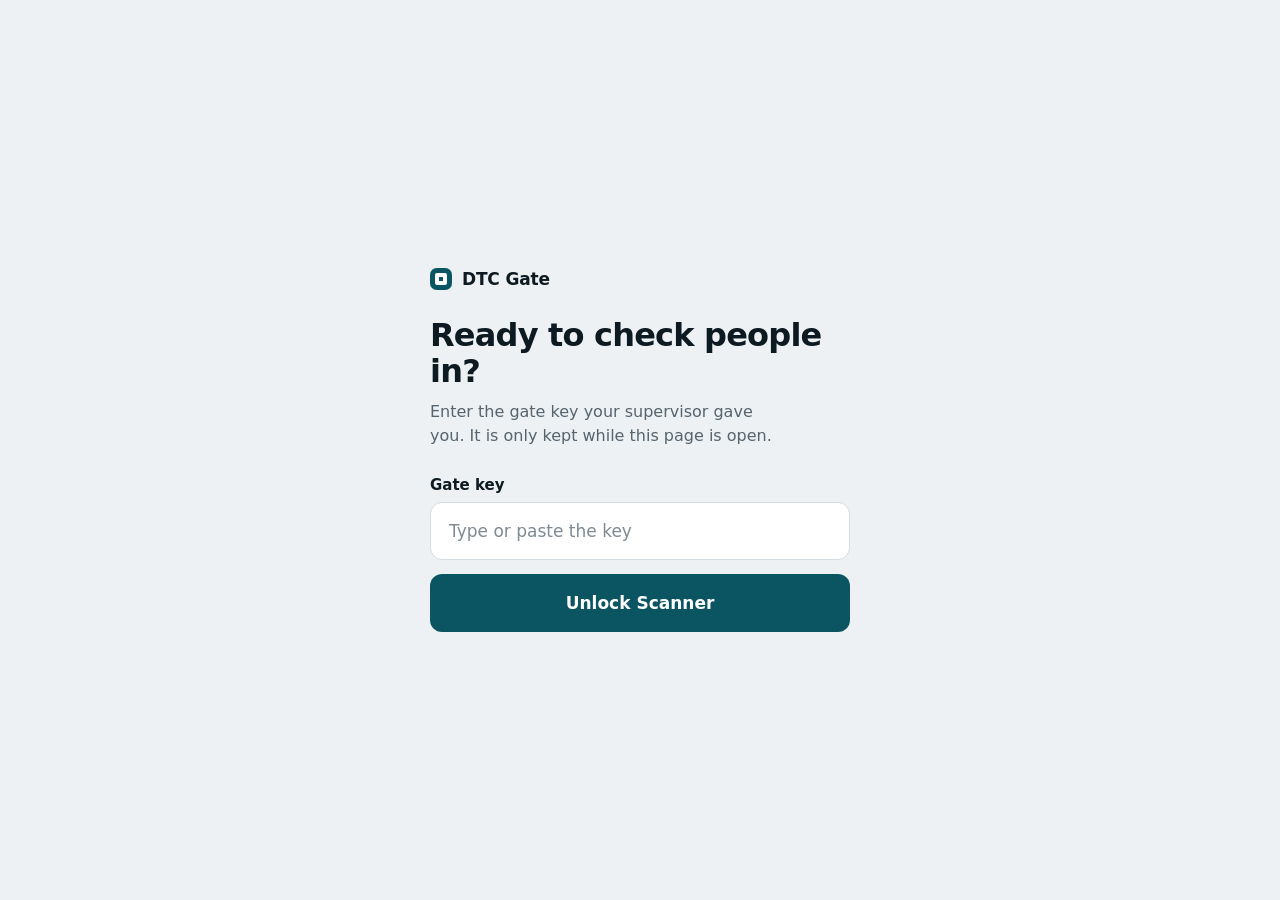
<file: gate-scanner/index.html>
<!DOCTYPE html>
<html lang="en">
<head>
  <meta charset="UTF-8">
  <meta name="viewport" content="width=device-width, initial-scale=1, viewport-fit=cover">
  <meta name="referrer" content="no-referrer">
  <meta name="color-scheme" content="light dark">
  <meta http-equiv="Content-Security-Policy" content="default-src 'self' http://localhost:* http://127.0.0.1:*; script-src 'self' 'unsafe-inline'; style-src 'self' 'unsafe-inline'; img-src 'self' data: blob:; connect-src 'self' http://localhost:* http://127.0.0.1:* https://reverse-proxy.nexoflow.workers.dev;">
  <title>DTC Gate</title>
  <link rel="icon" type="image/svg+xml" href="favicon.svg">
  <link rel="stylesheet" href="gate.css">
</head>
<body class="gate-body">
  <main class="gate-container">

    <!-- Sign-in: one field, one button -->
    <section id="key-entry-view" class="gate-screen">
      <div class="brand">
        <span class="brand-mark" aria-hidden="true"></span>
        <span class="brand-name">DTC Gate</span>
      </div>

      <div class="gate-header">
        <h1 class="gate-title">Ready to check people in?</h1>
        <p class="gate-subtitle">Enter the gate key your supervisor gave you. It is only kept while this page is open.</p>
      </div>

      <form id="key-entry-form" onsubmit="return false;">
        <div class="form-group">
          <label for="gate-key-input" class="form-label">Gate key</label>
          <input type="password" id="gate-key-input" class="gate-input" placeholder="Type or paste the key"
                 autocomplete="off" autocorrect="off" autocapitalize="off" spellcheck="false" required>
        </div>
        <div id="key-entry-error" class="gate-alert hidden" role="alert"></div>
        <button type="submit" id="unlock-gate-btn" class="gate-btn gate-btn-primary">Unlock Scanner</button>
      </form>
    </section>

    <!-- Scanner: camera first, fallbacks quiet underneath -->
    <section id="scanner-view" class="gate-screen hidden">
      <header class="scanner-top-bar">
        <div>
          <div class="brand"><span class="brand-mark" aria-hidden="true"></span><span class="brand-name">DTC Gate</span></div>
          <div id="session-counter" class="session-stat" aria-live="polite">Admitted this session: 0</div>
        </div>
        <button id="lock-gate-btn" class="gate-btn gate-btn-quiet gate-btn-sm" type="button" title="Lock and clear the key">Lock</button>
      </header>

      <div id="scanner-wrapper" class="scanner-wrapper">
        <div id="qr-reader" class="scanner-box"></div>
        <div id="zoom-badge" class="zoom-badge hidden" aria-live="polite">
          <span id="zoom-badge-text">🔍 Auto-Zoom 2.0x</span>
        </div>
      </div>
      <p class="scan-hint">Hold the ticket's QR code inside the frame. It scans on its own.</p>
      <div id="zoom-controls" class="zoom-controls hidden" role="group" aria-label="Camera Zoom">
        <button type="button" class="zoom-chip active" data-zoom="1">1x</button>
        <button type="button" class="zoom-chip" data-zoom="2">2x</button>
        <button type="button" class="zoom-chip" data-zoom="3">3x</button>
      </div>

      <div id="qr-reader-dummy" class="hidden"></div>

      <div id="camera-fallback" class="fallback-banner hidden" role="status">
        <div id="camera-fallback-msg" class="fallback-text">
          Camera scanning needs a secure (HTTPS) connection. Use a photo or type the code below.
        </div>
      </div>

      <div class="fallback-section">
        <input type="file" id="qr-file-input" accept="image/*" capture="environment" class="hidden">
        <button id="upload-photo-btn" class="gate-btn gate-btn-secondary" type="button">Take a photo of the QR</button>

        <div class="manual-entry-card">
          <label for="manual-ticket-code" class="manual-title">Or type the ticket code</label>
          <div class="manual-input-group">
            <input type="text" id="manual-ticket-code" class="gate-input manual-input"
                   placeholder="Ticket code or link" autocomplete="off" autocorrect="off"
                   autocapitalize="off" spellcheck="false">
            <button id="manual-submit-btn" class="gate-btn gate-btn-primary manual-btn" type="button">Check in</button>
          </div>
        </div>
      </div>
    </section>
  </main>

  <!-- Result: the whole screen answers the question -->
  <div id="result-overlay" class="result-overlay hidden" role="alertdialog" aria-modal="true" aria-live="assertive">
    <div class="result-card">
      <div id="result-status" class="result-status-title">Status</div>

      <div id="result-detail" class="result-detail-box">
        <div class="result-field" id="result-seat-row">
          <span class="result-label">Seat</span>
          <span id="result-seat" class="result-value">-</span>
        </div>
        <div class="result-field" id="result-event-row">
          <span class="result-label">Event</span>
          <span id="result-event" class="result-value">-</span>
        </div>
        <div class="result-field hidden" id="result-used-row">
          <span class="result-label">First scanned at</span>
          <span id="result-used-time" class="result-value">-</span>
        </div>
        <div id="result-message" class="result-message-text"></div>
      </div>
    </div>
    <div class="result-footer">
      <div class="result-countdown" aria-hidden="true"><span></span></div>
      <div class="result-footer-hint">Tap anywhere to scan the next ticket</div>
    </div>
  </div>

  <script src="vendor/html5-qrcode.min.js"></script>
  <script src="gate.js"></script>
</body>
</html>
</file>
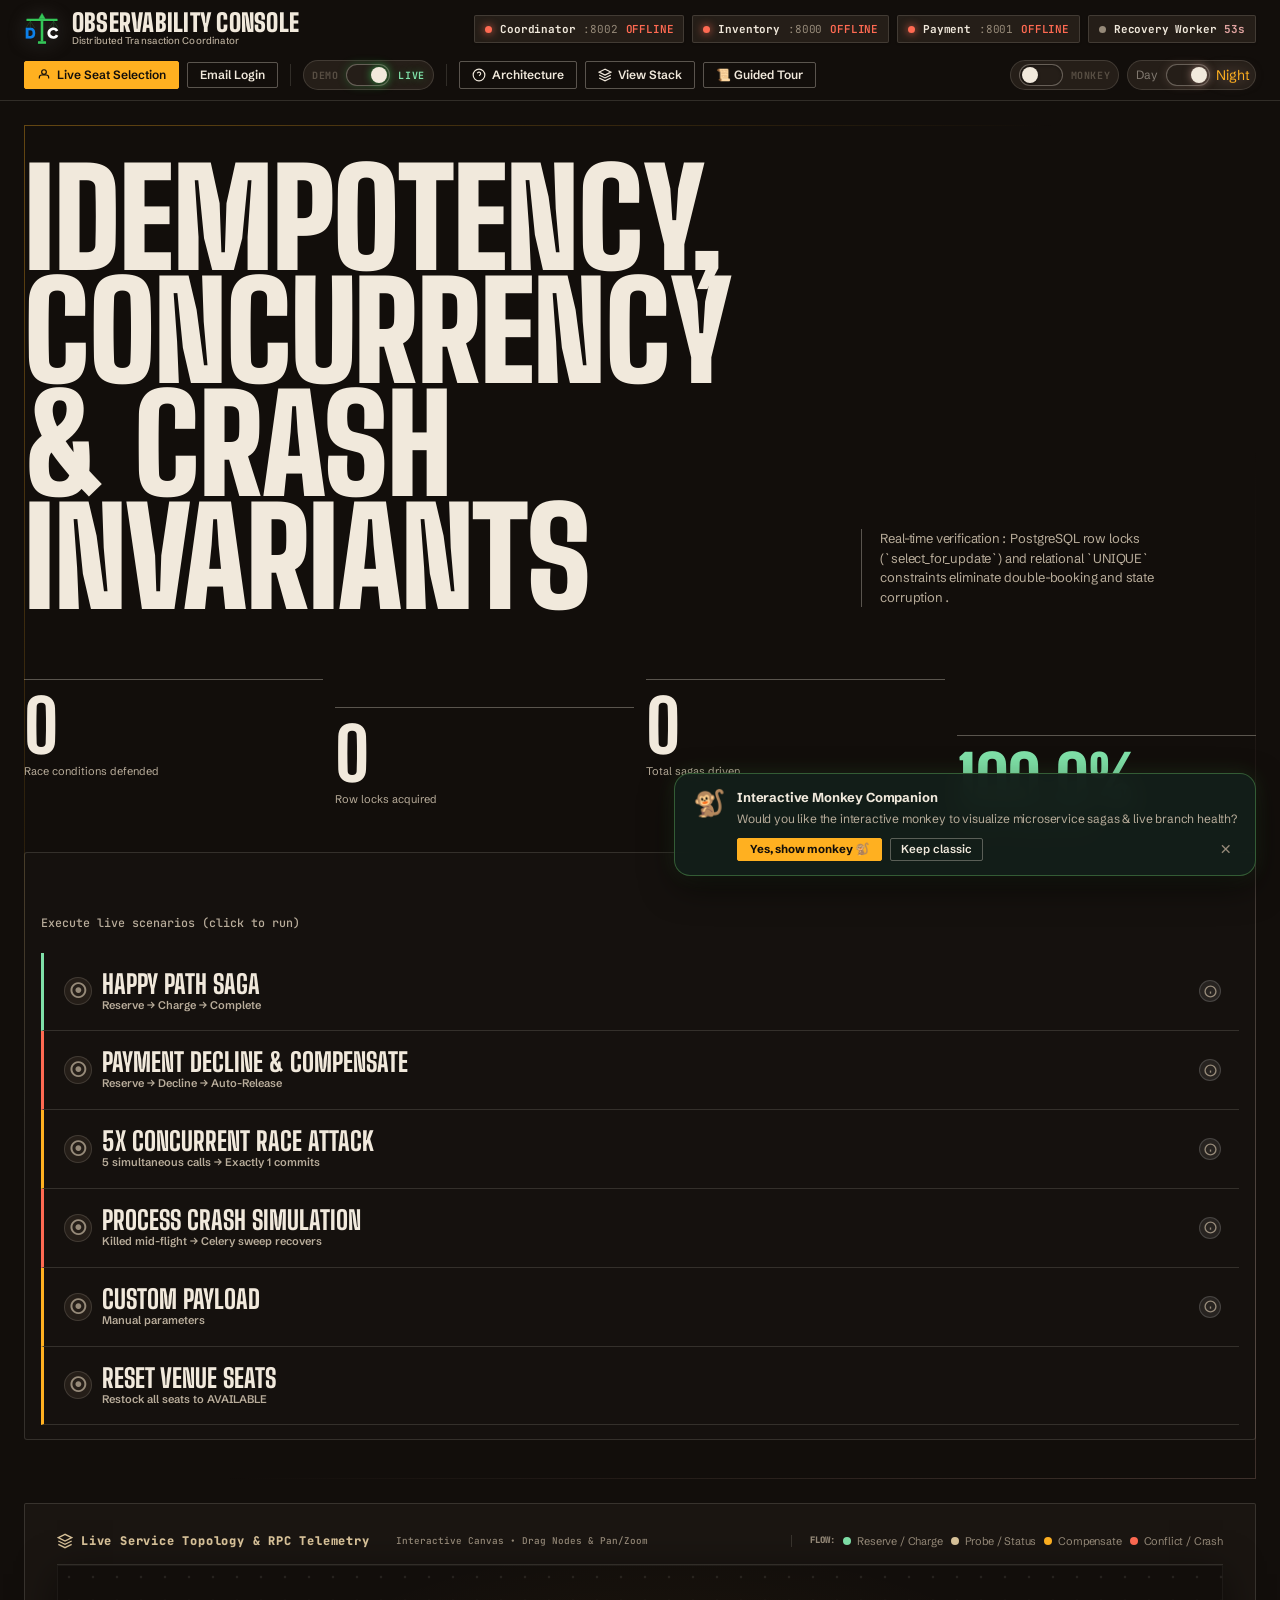
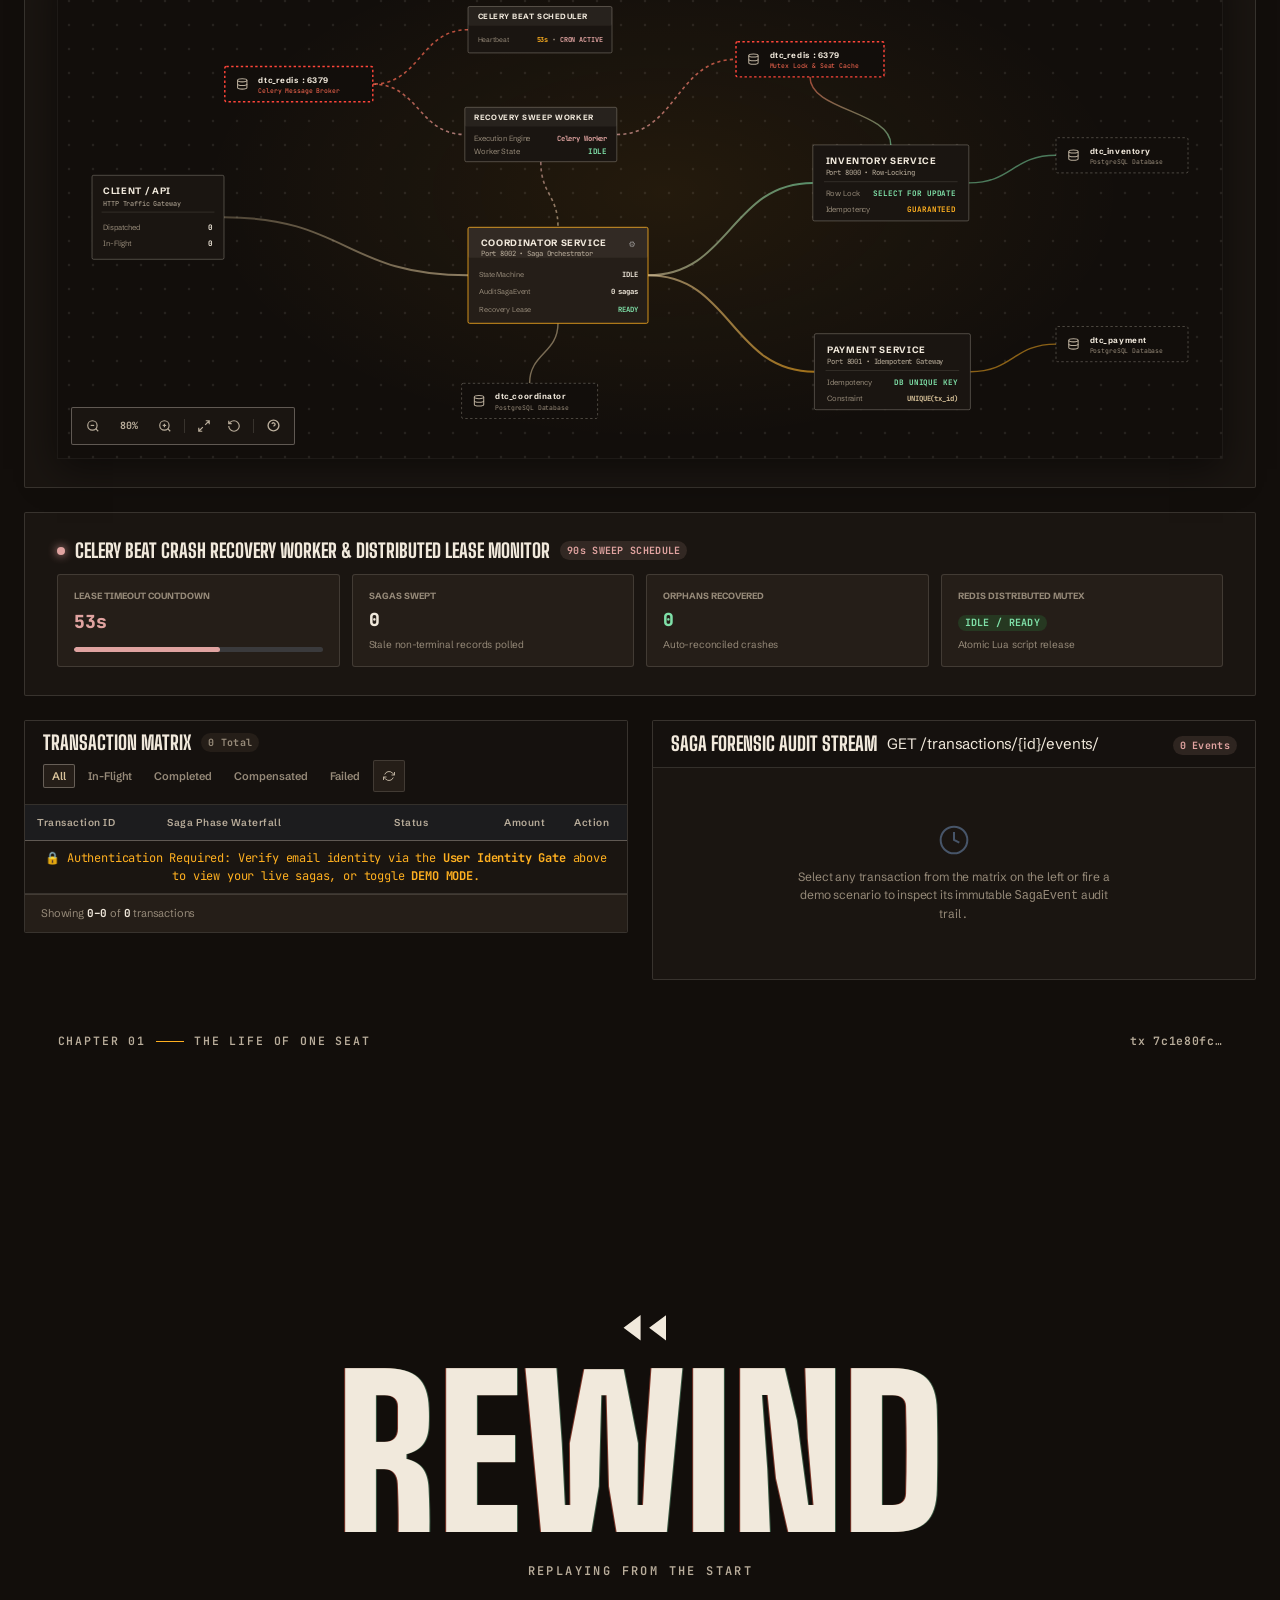
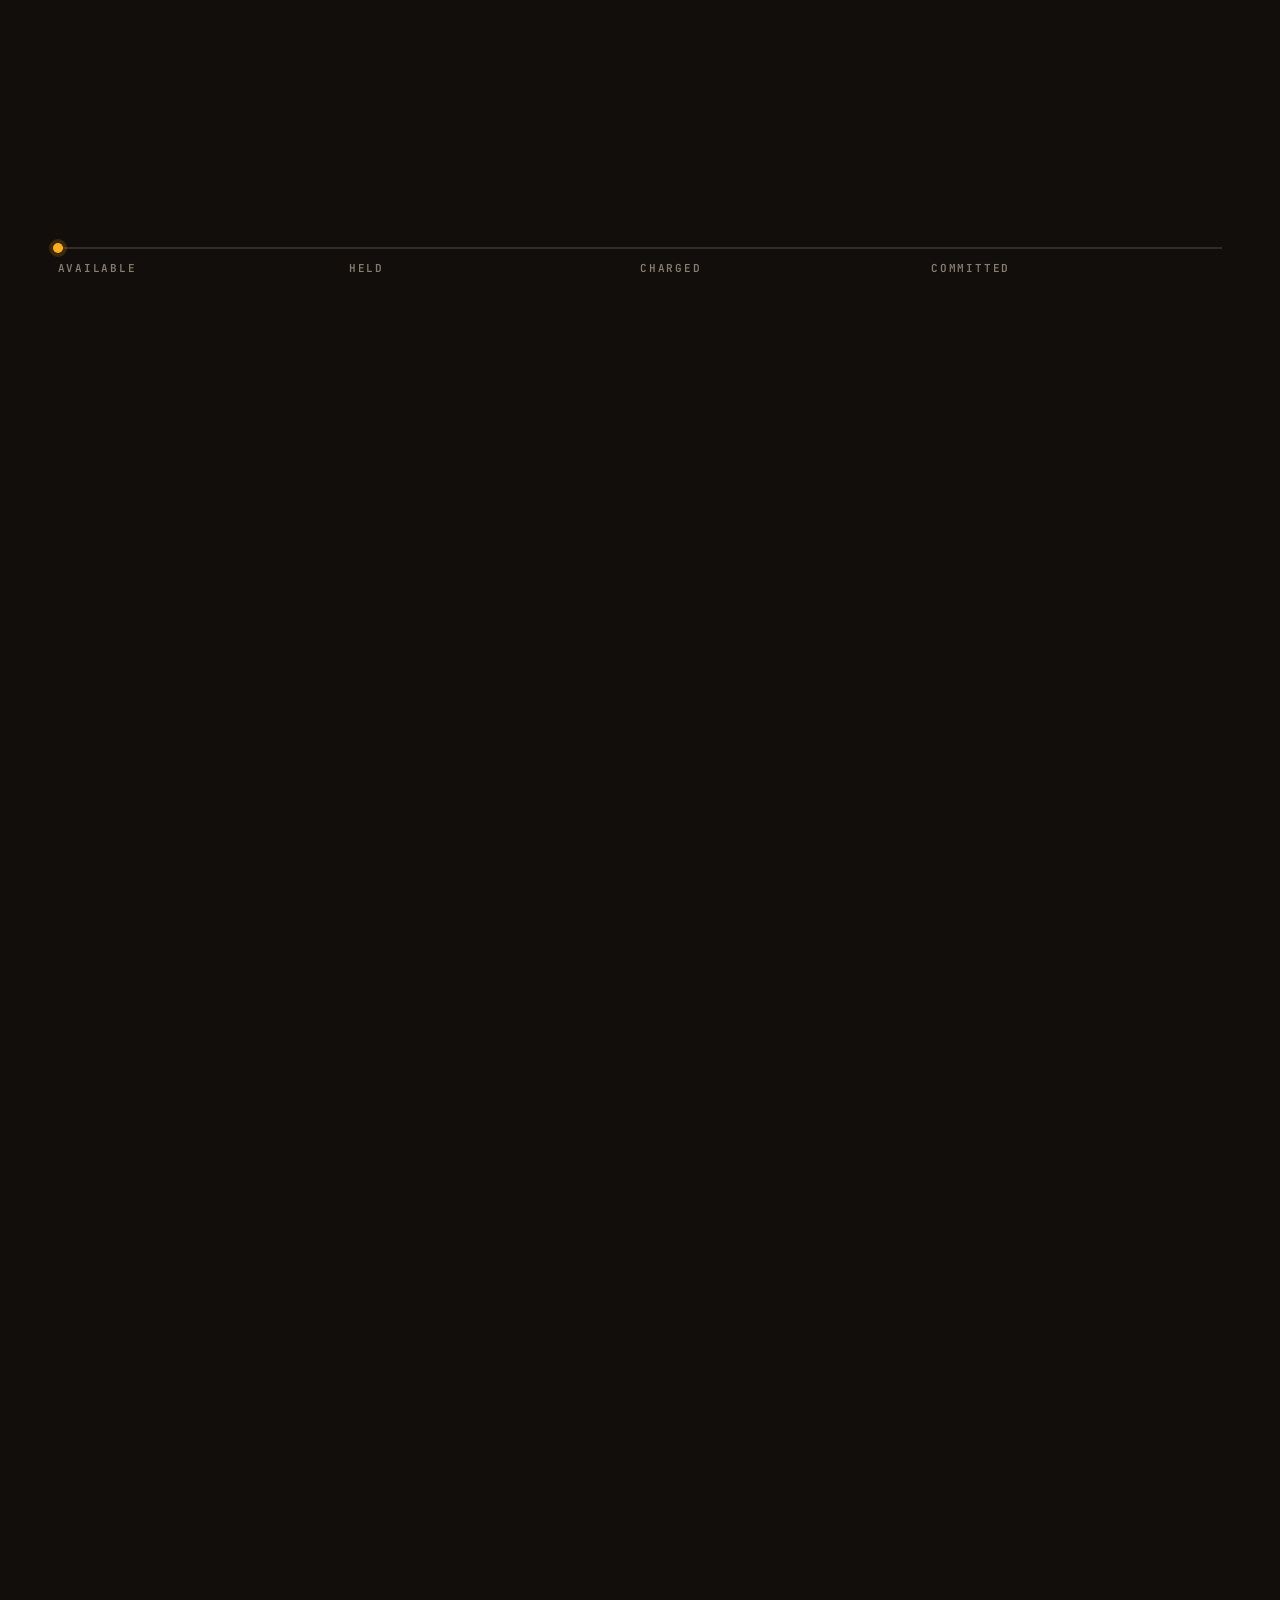
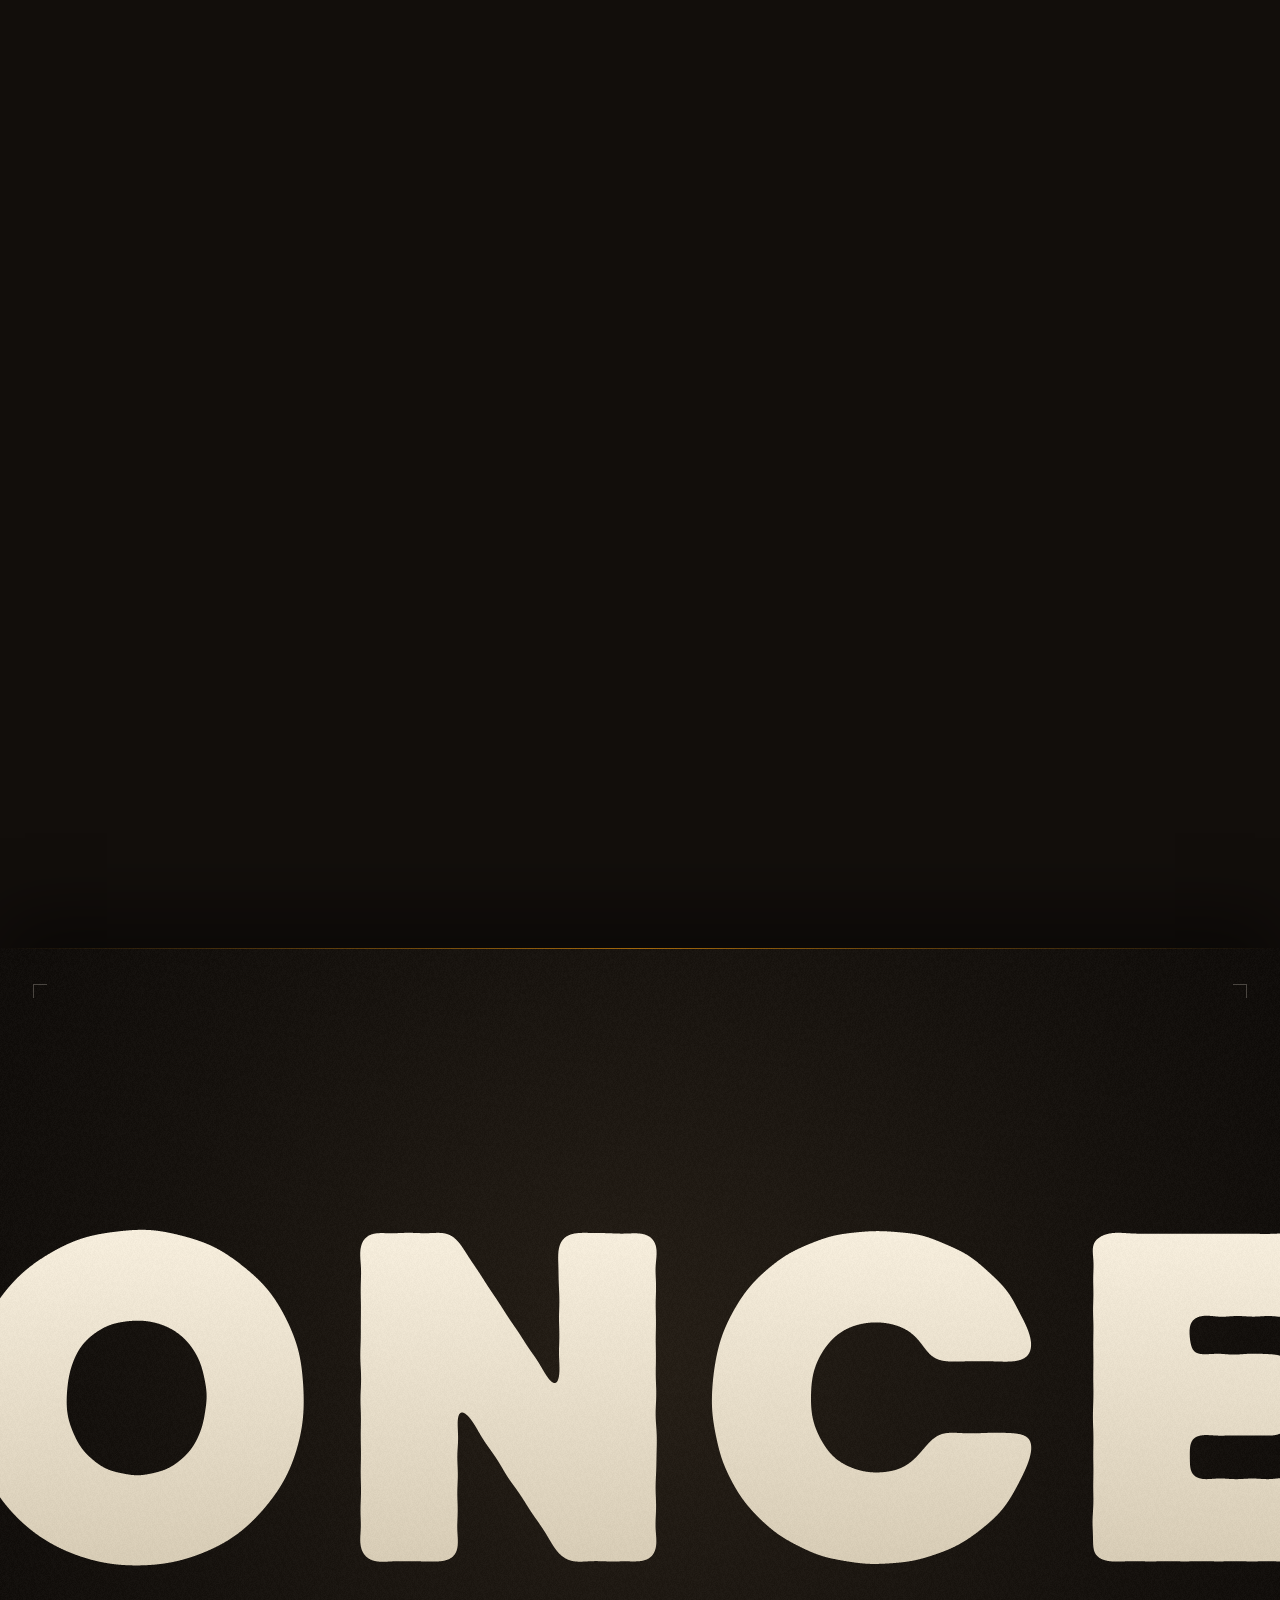
<file: visualizer/index.html>
<!DOCTYPE html>
<html lang="en">
<head>
  <meta charset="UTF-8">
  <meta name="viewport" content="width=device-width, initial-scale=1, viewport-fit=cover">
  <title>Observability Console — Distributed Transaction Coordinator</title>
  <link rel="icon" type="image/svg+xml" href="favicon.svg?v=3">
  <link rel="icon" type="image/png" sizes="192x192" href="favicon.png?v=3">
  <link rel="apple-touch-icon" sizes="180x180" href="apple-touch-icon.png?v=3">
  <link rel="alternate icon" href="favicon.ico?v=3">
  <link rel="stylesheet" href="style.css?v=4.9.0">
  <link rel="stylesheet" href="theme.css?v=2.0.0">
  <link rel="stylesheet" href="calm.css?v=1.0.0">
  <link rel="stylesheet" href="house-lights.css?v=1.1.0">
  <link rel="stylesheet" href="scroll-tour.css?v=1.2.0">
  <link rel="stylesheet" href="seat-story.css?v=1.4.0">
  <link rel="stylesheet" href="finale.css?v=1.3.0">
  <link rel="stylesheet" href="finale-sequence.css?v=1.0.0">
  <link rel="stylesheet" href="palette.css?v=2.0.0">
  <link rel="stylesheet" href="scenario-focus.css?v=1.2.1">
  <link rel="stylesheet" href="cursor.css?v=1.8.0">
  <link rel="preconnect" href="https://fonts.googleapis.com">
  <link rel="preconnect" href="https://fonts.gstatic.com" crossorigin>
  <link href="https://fonts.googleapis.com/css2?family=Big+Shoulders+Display:wght@800;900&family=Schibsted+Grotesk:wght@400;500;600;700&family=JetBrains+Mono:wght@400;500;600&family=Montserrat:wght@900&display=swap" rel="stylesheet">
  <script>
    if (window.location.hostname === "localhost" || window.location.hostname === "127.0.0.1" || window.location.hostname === "0.0.0.0" || window.location.hostname === "::1" || window.location.hostname === "[::1]" || window.location.protocol === "file:" || !window.location.hostname) {
      try {
        localStorage.removeItem("dtc_coordinator_url");
        localStorage.removeItem("dtc_inventory_url");
        localStorage.removeItem("dtc_payment_url");
      } catch (e) {}
    }
  </script>
  <style>
    /* Immediate skip of preloader if already watched; instant cover if arriving via curtain */
    html.dtc-entry-skip #dtc-entry-screen { display: none !important; }
    html.dtc-entry-skip, html.dtc-entry-skip body { overflow: auto !important; }
    html.hl-arrived #hl-curtain { transform: scaleY(1) !important; transform-origin: top !important; transition: none !important; }
  </style>
  <script>
    try {
      if (localStorage.getItem("dtc_entry_watched") === "1" || sessionStorage.getItem("dtc_entry_watched") === "1") {
        document.documentElement.classList.add("dtc-entry-skip");
      }
      if (sessionStorage.getItem("dtc_hl_from") === "1") {
        document.documentElement.classList.add("hl-arrived");
      }
    } catch (e) {}
  </script>
</head>
<body>

  <!-- Transition Curtain -->
  <div id="hl-curtain" aria-hidden="true"></div>

  <!-- DTC Liquid Entry Preloader Screen (NeoLeaf Architecture) -->
  <div id="dtc-entry-screen" class="dtc-entry-overlay">
    <div class="dtc-entry-ambient-1"></div>
    <div class="dtc-entry-ambient-2"></div>

    <div class="dtc-entry-stage">
      <div id="dtc-entry-logo-wrap" class="dtc-entry-logo-wrap">
        <canvas id="dtc-entry-canvas"></canvas>
      </div>
      <div id="dtc-entry-meta" class="dtc-entry-meta">
        <div class="dtc-entry-counter">
          <span class="dtc-entry-loading-text">loading...</span>
          <span id="dtc-entry-pct" class="dtc-entry-pct-num">0</span>%
        </div>
      </div>
    </div>
  </div>

  <div id="toast-container" class="toast-container"></div>

  <header class="top-nav">
    <div class="nav-brand">
      <img src="dtc-logo.svg?v=3" alt="DTC Logo" class="logo-mark">
      <div>
        <div class="brand-title">Observability Console</div>
        <div class="brand-sub">Distributed Transaction Coordinator</div>
      </div>
    </div>

    <div class="health-strip monkey-branch-strip" id="monkey-branch-strip">
      <div class="mb-wrap" id="mb-wrap">
        <svg id="mb-back" class="mb-svg"></svg>
        <div class="mb-pills" id="mb-pills">
          <div class="health-node" id="node-health-coord" aria-label="Coordinator Service (:8002)">
            <span class="pulse-dot"></span>
            <span class="node-name">Coordinator</span>
            <span class="node-port">:8002</span>
            <span class="node-latency" id="lat-coord">-- ms</span>
          </div>

          <div class="health-node" id="node-health-inv" aria-label="Inventory Service (:8000)">
            <span class="pulse-dot"></span>
            <span class="node-name">Inventory</span>
            <span class="node-port">:8000</span>
            <span class="node-latency" id="lat-inv">-- ms</span>
          </div>

          <div class="health-node" id="node-health-pay" aria-label="Payment Service (:8001)">
            <span class="pulse-dot"></span>
            <span class="node-name">Payment</span>
            <span class="node-port">:8001</span>
            <span class="node-latency" id="lat-pay">-- ms</span>
          </div>

          <div class="health-node node-infra" id="node-health-celery" aria-label="Celery Beat Crash Recovery (90s Sweep)">
            <span class="pulse-dot"></span>
            <span class="node-name">Recovery Worker</span>
            <span class="node-countdown" id="sweep-countdown">90s</span>
          </div>
        </div>
        <svg id="mb-front" class="mb-svg"></svg>
        <button id="mb-help" class="mb-help-btn" hidden style="position:absolute;z-index:5">Help monkey 🪢</button>
      </div>
    </div>

    <div class="nav-controls">
      <div class="nav-controls-left">
        <a href="booking.html" class="btn btn-primary" id="btn-live-booking" style="position: relative; padding: 6px 12px; font-size: 12px; text-decoration: none; display: inline-flex; align-items: center; gap: 6px;" aria-label="Switch to Live Real-Time Seat Selection">
          <svg viewBox="0 0 24 24" width="14" height="14" fill="none" stroke="currentColor" stroke-width="2"><path d="M4 18v-2a4 4 0 0 1 4-4h8a4 4 0 0 1 4 4v2"/><circle cx="12" cy="7" r="4"/></svg>
          <span>Live Seat Selection</span>
          
          <div style="position: absolute; top: calc(100% + 8px); left: 20px; pointer-events: none; z-index: 100; white-space: nowrap;">
            <svg width="30" height="30" style="position: absolute; left: 10px; top: -10px; overflow: visible;" fill="none" stroke="#38bdf8" stroke-width="1.5" stroke-linecap="round" stroke-linejoin="round">
              <path d="M25,25 Q15,10 4,4" />
              <path d="M4,4 L12,5 M4,4 L5,12" />
            </svg>
            <span style="font-family: var(--font-sans, system-ui, -apple-system, sans-serif); font-size: 0.7rem; font-weight: 700; text-transform: uppercase; letter-spacing: 0.5px; color: #38bdf8; display: block; margin-left: 40px; margin-top: 20px; background: rgba(56, 189, 248, 0.1); padding: 4px 8px; border-radius: 4px; border: 1px solid rgba(56, 189, 248, 0.2);">Book your seats here</span>
          </div>
        </a>

        <!-- Fan Identity Button -->
        <button id="btn-open-auth-main" class="btn btn-secondary btn-sm" aria-label="Fan Identity & Authentication" style="display: inline-flex; align-items: center; gap: 6px; border: 1px solid rgba(56, 189, 248, 0.4); background: rgba(56, 189, 248, 0.1); color: #38bdf8; font-weight: 600; padding: 6px 12px; font-size: 12px;">
          <span id="main-user-avatar-icon">👤</span>
          <span id="main-user-email-label">Fan Login (Email OTP)</span>
        </button>

        <div class="nav-control-divider"></div>

        <!-- 1. DEMO ⟷ LIVE Sliding Mode Toggle -->
        <div class="sliding-toggle-group mode-toggle-container" id="mode-toggle-wrap">
          <span class="toggle-side-label toggle-label-demo" id="label-demo" onclick="window.setBackendMode(true)">DEMO</span>
          <label class="switch-toggle" for="toggle-sim-mode" aria-label="Toggle between DEMO simulation and LIVE backend">
            <input type="checkbox" id="toggle-sim-mode" aria-label="Toggle backend mode (Checked: Demo, Unchecked: Live)" />
            <span class="toggle-slider">
              <span class="toggle-knob"></span>
            </span>
          </label>
          <span class="toggle-side-label toggle-label-live active" id="label-live" onclick="window.setBackendMode(false)">LIVE</span>
        </div>

        <div class="nav-control-divider"></div>

        <button id="btn-how-it-works" class="btn btn-outline" aria-label="View 60-second architecture guide">
          <svg viewBox="0 0 24 24" width="14" height="14" fill="none" stroke="currentColor" stroke-width="2"><circle cx="12" cy="12" r="10"/><path d="M9.09 9a3 3 0 0 1 5.83 1c0 2-3 3-3 3M12 17h.01"/></svg>
          Architecture
        </button>

        <button id="btn-view-stack" class="btn btn-outline" aria-label="View Project Tech Stack">
          <svg viewBox="0 0 24 24" width="14" height="14" fill="none" stroke="currentColor" stroke-width="2"><polygon points="12 2 2 7 12 12 22 7 12 2"/><polyline points="2 17 12 22 22 17"/><polyline points="2 12 12 17 22 12"/></svg>
          View Stack
        </button>
      </div>

      <div class="nav-controls-right">
        <!-- Interactive Monkey Toggle -->
        <div class="sliding-toggle-group monkey-toggle-container" id="monkey-toggle-wrap" aria-label="Toggle interactive Monkey Companion">
          <span class="toggle-side-icon" id="monkey-toggle-icon" style="font-size: 13px;" onclick="window.toggleMonkeyCompanion()">🐒</span>
          <label class="switch-toggle" for="toggle-monkey-mode" aria-label="Toggle Monkey Companion">
            <input type="checkbox" id="toggle-monkey-mode" aria-label="Toggle Monkey Companion" />
            <span class="toggle-slider">
              <span class="toggle-knob"></span>
            </span>
          </label>
          <span class="toggle-side-label" id="monkey-toggle-label" onclick="window.toggleMonkeyCompanion()">MONKEY</span>
        </div>

        <div class="sliding-toggle-group theme-toggle-container" id="theme-toggle-wrap">
          <span class="toggle-side-icon toggle-icon-light" id="icon-theme-light" aria-label="Light Theme" onclick="window.setDashboardTheme('light')">☀️</span>
          <label class="switch-toggle" for="toggle-theme" aria-label="Toggle between Light and Dark theme">
            <input type="checkbox" id="toggle-theme" aria-label="Toggle Theme (Checked: Light, Unchecked: Dark)" />
            <span class="toggle-slider">
              <span class="toggle-knob"></span>
            </span>
          </label>
          <span class="toggle-side-icon toggle-icon-dark active" id="icon-theme-dark" aria-label="Dark Theme" onclick="window.setDashboardTheme('dark')">🌙</span>
        </div>
      </div>
    </div>
  </header>

  <main class="dashboard-body">

    <section class="proof-panel">
      <div class="proof-header">
        <div class="proof-title-area">
          <h2>Idempotency, Concurrency & Crash Invariants</h2>
          <p>Real-time verification: PostgreSQL row locks (`select_for_update`) and relational `UNIQUE` constraints eliminate double-booking and state corruption.</p>
        </div>
        <div class="proof-stats">
          <div class="stat-card">
            <div class="stat-num" id="stat-race-defended">0</div>
            <div class="stat-label">Race conditions defended</div>
          </div>
          <div class="stat-card">
            <div class="stat-num" id="stat-locks-enforced">0</div>
            <div class="stat-label">Row locks acquired</div>
          </div>
          <div class="stat-card">
            <div class="stat-num" id="stat-sagas-total">0</div>
            <div class="stat-label">Total sagas driven</div>
          </div>
          <div class="stat-card stat-highlight">
            <div class="stat-num text-success" id="stat-double-booking">100.0%</div>
            <div class="stat-label">Double-booking prevention</div>
          </div>
        </div>
      </div>

      <div class="scenario-bar">
        <div class="scenario-label">Execute live scenarios (click to run)</div>
        <div class="scenario-buttons">
          <button class="btn btn-scenario btn-scenario-happy" id="btn-demo-happy">
            <span class="btn-icon">⦿</span>
            <div class="btn-text">
              <strong>Happy Path Saga</strong>
              <small>Reserve → Charge → Complete</small>
            </div>
            <span class="scenario-info-btn" onclick="event.stopPropagation(); window.showScenarioInfo('happy')" title="Scenario Info">
              <svg viewBox="0 0 24 24" width="13" height="13" fill="none" stroke="currentColor" stroke-width="2.5"><circle cx="12" cy="12" r="10"/><line x1="12" y1="16" x2="12" y2="12"/><line x1="12" y1="8" x2="12.01" y2="8"/></svg>
            </span>
          </button>

          <button class="btn btn-scenario btn-scenario-comp" id="btn-demo-fail">
            <span class="btn-icon">⦿</span>
            <div class="btn-text">
              <strong>Payment Decline & Compensate</strong>
              <small>Reserve → Decline → Auto-Release</small>
            </div>
            <span class="scenario-info-btn" onclick="event.stopPropagation(); window.showScenarioInfo('fail')" title="Scenario Info">
              <svg viewBox="0 0 24 24" width="13" height="13" fill="none" stroke="currentColor" stroke-width="2.5"><circle cx="12" cy="12" r="10"/><line x1="12" y1="16" x2="12" y2="12"/><line x1="12" y1="8" x2="12.01" y2="8"/></svg>
            </span>
          </button>

          <button class="btn btn-scenario btn-scenario-race" id="btn-demo-race">
            <span class="btn-icon">⦿</span>
            <div class="btn-text">
              <strong>5x Concurrent Race Attack</strong>
              <small>5 simultaneous calls → Exactly 1 commits</small>
            </div>
            <span class="scenario-info-btn" onclick="event.stopPropagation(); window.showScenarioInfo('race')" title="Scenario Info">
              <svg viewBox="0 0 24 24" width="13" height="13" fill="none" stroke="currentColor" stroke-width="2.5"><circle cx="12" cy="12" r="10"/><line x1="12" y1="16" x2="12" y2="12"/><line x1="12" y1="8" x2="12.01" y2="8"/></svg>
            </span>
          </button>

          <button class="btn btn-scenario btn-scenario-crash" id="btn-demo-crash">
            <span class="btn-icon">⦿</span>
            <div class="btn-text">
              <strong>Process Crash Simulation</strong>
              <small>Killed mid-flight → Celery sweep recovers</small>
            </div>
            <span class="scenario-info-btn" onclick="event.stopPropagation(); window.showScenarioInfo('crash')" title="Scenario Info">
              <svg viewBox="0 0 24 24" width="13" height="13" fill="none" stroke="currentColor" stroke-width="2.5"><circle cx="12" cy="12" r="10"/><line x1="12" y1="16" x2="12" y2="12"/><line x1="12" y1="8" x2="12.01" y2="8"/></svg>
            </span>
          </button>

          <button class="btn btn-scenario btn-scenario-custom" id="btn-toggle-custom">
            <span class="btn-icon">⦿</span>
            <div class="btn-text">
              <strong>Custom Payload</strong>
              <small>Manual parameters</small>
            </div>
            <span class="scenario-info-btn" onclick="event.stopPropagation(); window.showScenarioInfo('custom')" title="Scenario Info">
              <svg viewBox="0 0 24 24" width="13" height="13" fill="none" stroke="currentColor" stroke-width="2.5"><circle cx="12" cy="12" r="10"/><line x1="12" y1="16" x2="12" y2="12"/><line x1="12" y1="8" x2="12.01" y2="8"/></svg>
            </span>
          </button>

          <button class="btn btn-scenario" id="btn-reset-seats" style="background: rgba(59, 130, 246, 0.1); border-color: rgba(59, 130, 246, 0.3);">
            <span class="btn-icon">⦿</span>
            <div class="btn-text">
              <strong>Reset Venue Seats</strong>
              <small>Restock all seats to AVAILABLE</small>
            </div>
          </button>
        </div>
      </div>

      <div id="custom-payload-drawer" class="custom-drawer hidden">
        <form id="form-custom-tx" class="custom-form">
          <div class="form-grid">
            <div class="form-field">
              <label>Target Venue Seat (Inventory PK):</label>
              <select id="cust-seat-id" class="form-control" style="background: var(--bg-surface); color: var(--text-primary); border: 1px solid var(--border-subtle); padding: 7px 10px; border-radius: var(--radius-xs); font-family: var(--font-mono); font-size: 11.5px;">
                <option value="">Loading active seats...</option>
              </select>
            </div>
            <div class="form-field">
              <label>Seat Tier Price ($) [Locked]:</label>
              <input type="number" id="cust-amount" value="500" min="0" step="0.01" readonly style="background: rgba(255, 255, 255, 0.04); color: var(--text-secondary); cursor: not-allowed; border: 1px solid var(--border-subtle); padding: 7px 10px; border-radius: var(--radius-xs); font-family: var(--font-mono); font-size: 11.5px;" title="Price is strictly bound to the selected seat tier (VIP: $750, Premium: $500, Standard: $350) and cannot be manually modified.">
            </div>
            <div class="form-field">
              <label>Transaction ID [Server Enforced]:</label>
              <input type="text" id="cust-tx-id" value="Server-assigned UUIDv4" readonly style="background: rgba(255, 255, 255, 0.04); color: var(--text-secondary); cursor: not-allowed; border: 1px solid var(--border-subtle); padding: 7px 10px; border-radius: var(--radius-xs); font-family: var(--font-mono); font-size: 11.5px;" title="Coordinator automatically generates and guarantees UUIDv4 server-side.">
            </div>
            <div class="form-field">
              <label>Execution Pipeline Mode:</label>
              <select id="cust-exec-mode" class="form-control" style="background: var(--bg-surface); color: var(--text-primary); border: 1px solid var(--border-subtle); padding: 7px 10px; border-radius: var(--radius-xs); font-size: 11.5px;">
                <option value="async" selected>Asynchronous (Background Celery Worker)</option>
                <option value="sync">Synchronous (Wait for Complete Response)</option>
              </select>
            </div>
          </div>
          <div class="form-actions" style="justify-content: flex-end;">
            <button type="submit" class="btn btn-primary btn-sm">Dispatch Seat Booking Saga</button>
          </div>
        </form>
      </div>
    </section>

    <section class="topology-section">
      <div class="section-header">
        <div class="section-title">
          <svg viewBox="0 0 24 24" width="16" height="16" fill="none" stroke="currentColor" stroke-width="2"><polygon points="12 2 2 7 12 12 22 7 12 2"/><polyline points="2 17 12 22 22 17"/><polyline points="2 12 12 17 22 12"/></svg>
          Live Service Topology & RPC Telemetry
          <span class="canvas-mode-pill">Interactive Canvas • Drag Nodes & Pan/Zoom</span>
        </div>
        
        <div class="topology-header-controls">
          <div class="topology-legend">
            <div class="legend-divider"></div>
            <div class="legend-group">
              <span class="legend-type-label">FLOW:</span>
              <span class="legend-item"><span class="dot dot-green"></span> Reserve / Charge</span>
              <span class="legend-item"><span class="dot dot-blue"></span> Probe / Status</span>
              <span class="legend-item"><span class="dot dot-orange"></span> Compensate</span>
              <span class="legend-item"><span class="dot dot-red"></span> Conflict / Crash</span>
            </div>
          </div>
        </div>
      </div>

      <div class="topology-canvas-container" id="topology-canvas-container">
        <!-- Floating Canvas Toolbar (Obsidian style with shortcuts tooltip) -->
        <div class="canvas-controls-bar" id="canvas-controls-bar">
          <button id="btn-canvas-zoom-out" class="canvas-ctrl-btn" title="Zoom Out (– / - key)">
            <svg viewBox="0 0 24 24" width="14" height="14" fill="none" stroke="currentColor" stroke-width="2"><circle cx="11" cy="11" r="8"/><line x1="21" y1="21" x2="16.65" y2="16.65"/><line x1="8" y1="11" x2="14" y2="11"/></svg>
          </button>
          <span class="canvas-zoom-label" id="canvas-zoom-label">100%</span>
          <button id="btn-canvas-zoom-in" class="canvas-ctrl-btn" title="Zoom In (+ / = key)">
            <svg viewBox="0 0 24 24" width="14" height="14" fill="none" stroke="currentColor" stroke-width="2"><circle cx="11" cy="11" r="8"/><line x1="21" y1="21" x2="16.65" y2="16.65"/><line x1="11" y1="8" x2="11" y2="14"/><line x1="8" y1="11" x2="14" y2="11"/></svg>
          </button>
          <div class="canvas-ctrl-divider"></div>
          <button id="btn-canvas-fit-view" class="canvas-ctrl-btn" title="Fit All Nodes (Recenter View)">
            <svg viewBox="0 0 24 24" width="14" height="14" fill="none" stroke="currentColor" stroke-width="2"><path d="M15 3h6v6M9 21H3v-6M21 3l-7 7M3 21l7-7"/></svg>
          </button>
          <button id="btn-canvas-reset-layout" class="canvas-ctrl-btn" title="Reset Node Positions to Default">
            <svg viewBox="0 0 24 24" width="14" height="14" fill="none" stroke="currentColor" stroke-width="2"><path d="M3 12a9 9 0 1 0 9-9 9.75 9.75 0 0 0-6.74 2.74L3 8"/><path d="M3 3v5h5"/></svg>
          </button>
          <div class="canvas-ctrl-divider"></div>
          <div class="canvas-help-wrapper">
            <button id="btn-canvas-shortcuts" class="canvas-ctrl-btn" title="Keyboard & Mouse Shortcuts">
              <svg viewBox="0 0 24 24" width="13" height="13" fill="none" stroke="currentColor" stroke-width="2.5"><circle cx="12" cy="12" r="10"/><path d="M9.09 9a3 3 0 0 1 5.83 1c0 2-3 3-3 3M12 17h.01"/></svg>
            </button>
            <div class="canvas-shortcuts-tooltip" id="canvas-shortcuts-tooltip">
              <div class="tooltip-title">Canvas Navigation</div>
              <div class="shortcut-row"><span>Zoom In / Out</span><span class="kbd-badge">+ / – or Scroll</span></div>
              <div class="shortcut-row"><span>Pan Viewport</span><span class="kbd-badge">Drag Background</span></div>
              <div class="shortcut-row"><span>Move Service</span><span class="kbd-badge">Drag Node Card</span></div>
              <div class="shortcut-row"><span>Focus Node</span><span class="kbd-badge">Double Click</span></div>
              <div class="shortcut-row"><span>Recenter</span><span class="kbd-badge">Fit View Icon</span></div>
            </div>
          </div>
        </div>

        <svg id="topology-svg" width="100%" height="100%">
          <defs>
            <!-- Canvas Dot Grid Pattern -->
            <pattern id="canvas-dot-grid" width="24" height="24" patternUnits="userSpaceOnUse">
              <circle cx="12" cy="12" r="1.2" class="canvas-grid-dot" />
            </pattern>

            <filter id="glow-green" x="-20%" y="-20%" width="140%" height="140%">
              <feGaussianBlur stdDeviation="3" result="blur" />
              <feComposite in="SourceGraphic" in2="blur" operator="over" />
            </filter>
            <filter id="glow-blue" x="-20%" y="-20%" width="140%" height="140%">
              <feGaussianBlur stdDeviation="3" result="blur" />
              <feComposite in="SourceGraphic" in2="blur" operator="over" />
            </filter>
            <filter id="glow-orange" x="-20%" y="-20%" width="140%" height="140%">
              <feGaussianBlur stdDeviation="3" result="blur" />
              <feComposite in="SourceGraphic" in2="blur" operator="over" />
            </filter>
            <filter id="glow-red" x="-20%" y="-20%" width="140%" height="140%">
              <feGaussianBlur stdDeviation="4" result="blur" />
              <feComposite in="SourceGraphic" in2="blur" operator="over" />
            </filter>
            <filter id="glow-purple" x="-20%" y="-20%" width="140%" height="140%">
              <feGaussianBlur stdDeviation="3" result="blur" />
              <feComposite in="SourceGraphic" in2="blur" operator="over" />
            </filter>

            <linearGradient id="grad-client-coord" x1="0%" y1="0%" x2="100%" y2="0%">
              <stop offset="0%" stop-color="#38bdf8" stop-opacity="0.3"/>
              <stop offset="100%" stop-color="#818cf8" stop-opacity="0.6"/>
            </linearGradient>
            <linearGradient id="grad-coord-inv" x1="0%" y1="0%" x2="100%" y2="0%">
              <stop offset="0%" stop-color="#818cf8" stop-opacity="0.6"/>
              <stop offset="100%" stop-color="#34d399" stop-opacity="0.6"/>
            </linearGradient>
            <linearGradient id="grad-coord-pay" x1="0%" y1="0%" x2="100%" y2="0%">
              <stop offset="0%" stop-color="#818cf8" stop-opacity="0.6"/>
              <stop offset="100%" stop-color="#f59e0b" stop-opacity="0.6"/>
            </linearGradient>
            <linearGradient id="grad-beat-dbbroker" x1="100%" y1="0%" x2="0%" y2="0%">
              <stop offset="0%" stop-color="#ec4899" stop-opacity="0.7"/>
              <stop offset="100%" stop-color="#ef4444" stop-opacity="0.7"/>
            </linearGradient>
            <linearGradient id="grad-dbbroker-worker" x1="0%" y1="0%" x2="100%" y2="100%">
              <stop offset="0%" stop-color="#ef4444" stop-opacity="0.7"/>
              <stop offset="100%" stop-color="#c084fc" stop-opacity="0.7"/>
            </linearGradient>
            <linearGradient id="grad-worker-dbcache" x1="0%" y1="100%" x2="100%" y2="0%">
              <stop offset="0%" stop-color="#c084fc" stop-opacity="0.7"/>
              <stop offset="100%" stop-color="#ef4444" stop-opacity="0.7"/>
            </linearGradient>
            <linearGradient id="grad-inv-dbcache" x1="0%" y1="100%" x2="0%" y2="0%">
              <stop offset="0%" stop-color="#34d399" stop-opacity="0.7"/>
              <stop offset="100%" stop-color="#ef4444" stop-opacity="0.7"/>
            </linearGradient>
            <linearGradient id="grad-worker-coord" x1="0%" y1="0%" x2="0%" y2="100%">
              <stop offset="0%" stop-color="#c084fc" stop-opacity="0.6"/>
              <stop offset="100%" stop-color="#818cf8" stop-opacity="0.6"/>
            </linearGradient>
            <linearGradient id="grad-coord-dbcoord" x1="0%" y1="0%" x2="0%" y2="100%">
              <stop offset="0%" stop-color="#818cf8" stop-opacity="0.6"/>
              <stop offset="100%" stop-color="#3b82f6" stop-opacity="0.6"/>
            </linearGradient>
            <linearGradient id="grad-inv-dbinv" x1="0%" y1="0%" x2="100%" y2="0%">
              <stop offset="0%" stop-color="#34d399" stop-opacity="0.6"/>
              <stop offset="100%" stop-color="#10b981" stop-opacity="0.6"/>
            </linearGradient>
            <linearGradient id="grad-pay-dbpay" x1="0%" y1="0%" x2="100%" y2="0%">
              <stop offset="0%" stop-color="#f59e0b" stop-opacity="0.6"/>
              <stop offset="100%" stop-color="#f59e0b" stop-opacity="0.6"/>
            </linearGradient>
          </defs>

          <rect id="canvas-bg-rect" width="100%" height="100%" fill="url(#canvas-dot-grid)"></rect>

          <g id="canvas-world">
            <g id="edges-layer">
              <path id="path-client-coord" class="topo-edge" d="" stroke="url(#grad-client-coord)" stroke-width="2.5" fill="none"/>
              <path id="path-coord-inv" class="topo-edge" d="" stroke="url(#grad-coord-inv)" stroke-width="2.5" fill="none"/>
              <path id="path-coord-pay" class="topo-edge" d="" stroke="url(#grad-coord-pay)" stroke-width="2.5" fill="none"/>
              <path id="path-inv-coord" d="" stroke="none" fill="none"/>
              <path id="path-pay-coord" d="" stroke="none" fill="none"/>
              <path id="path-beat-dbbroker" class="topo-edge topo-edge-beat" d="" stroke="url(#grad-beat-dbbroker)" stroke-width="2" stroke-dasharray="4,4" fill="none"/>
              <path id="path-dbbroker-worker" class="topo-edge topo-edge-worker" d="" stroke="url(#grad-dbbroker-worker)" stroke-width="2" stroke-dasharray="4,4" fill="none"/>
              <path id="path-worker-dbcache" class="topo-edge topo-edge-worker" d="" stroke="url(#grad-worker-dbcache)" stroke-width="2" stroke-dasharray="4,4" fill="none"/>
              <path id="path-inv-dbcache" class="topo-edge topo-edge-db" d="" stroke="url(#grad-inv-dbcache)" stroke-width="2" fill="none"/>
              <path id="path-worker-coord" class="topo-edge topo-edge-worker" d="" stroke="url(#grad-worker-coord)" stroke-width="2" stroke-dasharray="4,4" fill="none"/>
              <path id="path-coord-dbcoord" class="topo-edge topo-edge-db" d="" stroke="url(#grad-coord-dbcoord)" stroke-width="2" fill="none"/>
              <path id="path-inv-dbinv" class="topo-edge topo-edge-db" d="" stroke="url(#grad-inv-dbinv)" stroke-width="2" fill="none"/>
              <path id="path-pay-dbpay" class="topo-edge topo-edge-db" d="" stroke="url(#grad-pay-dbpay)" stroke-width="2" fill="none"/>
            </g>

            <g id="pulse-layer"></g>

            <g id="nodes-layer">
              <!-- 1. Client / API Node -->
              <g class="topo-node-group" id="node-group-client" data-node-key="client" title="Double click to focus node • Drag to reposition">
                <rect id="node-box-client" class="node-box node-box-client" width="165" height="105" rx="2"/>
                <circle cx="24" cy="24" r="10" fill="#0284c7" opacity="0.2"/>
                <text x="24" y="28" font-size="12" fill="#38bdf8" text-anchor="middle">🌐</text>
                <text x="14" y="24" class="node-title">CLIENT / API</text>
                <text x="14" y="38" class="node-sub" style="font-size: 8.5px;">HTTP Traffic Gateway</text>
                <line x1="12" y1="46" x2="153" y2="46" stroke="#1e293b" stroke-width="1"/>
                <text x="14" y="68" class="node-stat-label">Dispatched</text>
                <text x="151" y="68" class="node-stat-val font-mono" id="topo-client-sent" text-anchor="end">0</text>
                <text x="14" y="88" class="node-stat-label">In-Flight</text>
                <text x="151" y="88" class="node-stat-val font-mono" id="topo-client-active" text-anchor="end">0</text>
              </g>

              <!-- 2. Celery Beat Scheduler Node -->
              <g class="topo-node-group" id="node-group-beat" data-node-key="beat" title="Double click to focus node • Drag to reposition">
                <rect id="node-box-beat" class="node-box node-box-beat" width="180" height="58" rx="2"/>
                <rect class="node-header-bar node-header-beat" x="0" y="0" width="180" height="24" rx="2"/>
                <circle cx="18" cy="12" r="6" fill="#ec4899" opacity="0.4"/>
                <text x="18" y="15" font-size="8.5" fill="#f472b6" text-anchor="middle">⏱️</text>
                <text x="12" y="16" class="node-title" style="font-size: 9.5px;">CELERY BEAT SCHEDULER</text>
                
                <text x="12" y="44" class="node-stat-label" style="font-size: 8.5px;">Heartbeat</text>
                <text x="168" y="44" class="node-stat-val font-mono" text-anchor="end" style="font-size: 8.5px;"><tspan class="text-accent" id="topo-beat-countdown">90s</tspan><tspan fill="#64748b"> • </tspan><tspan class="text-purple">CRON ACTIVE</tspan></text>
              </g>

              <!-- 3. Dedicated Redis DB Node 1: Task Broker -->
              <g class="topo-node-group" id="node-group-db-redis-broker" data-node-key="db-redis-broker" title="Double click to focus node • Drag to reposition">
                <rect id="node-box-db-redis-broker" class="node-box node-box-db node-box-db-redis" width="185" height="44" rx="2"/>
                <circle cx="22" cy="22" r="10" fill="#ef4444" opacity="0.2"/>
                <g transform="translate(14, 14) scale(0.65)" stroke="#f87171" fill="none" stroke-width="2">
                  <ellipse cx="12" cy="5" rx="9" ry="3"/>
                  <path d="M21 12c0 1.66-4 3-9 3s-9-1.34-9-3"/>
                  <path d="M3 5v14c0 1.66 4 3 9 3s9-1.34 9-3V5"/>
                </g>
                <text x="42" y="20" class="node-title font-mono" style="font-size: 10px;">dtc_redis :6379</text>
                <text x="42" y="33" class="node-port-sub" style="font-size: 8px; fill: #f87171;">Celery Message Broker</text>
              </g>

              <!-- 4. Dedicated Redis DB Node 2: Mutex & Seat Cache -->
              <g class="topo-node-group" id="node-group-db-redis-cache" data-node-key="db-redis-cache" title="Double click to focus node • Drag to reposition">
                <rect id="node-box-db-redis-cache" class="node-box node-box-db node-box-db-redis" width="185" height="44" rx="2"/>
                <circle cx="22" cy="22" r="10" fill="#ef4444" opacity="0.2"/>
                <g transform="translate(14, 14) scale(0.65)" stroke="#f87171" fill="none" stroke-width="2">
                  <ellipse cx="12" cy="5" rx="9" ry="3"/>
                  <path d="M21 12c0 1.66-4 3-9 3s-9-1.34-9-3"/>
                  <path d="M3 5v14c0 1.66 4 3 9 3s9-1.34 9-3V5"/>
                </g>
                <text x="42" y="20" class="node-title font-mono" style="font-size: 10px;">dtc_redis :6379</text>
                <text x="42" y="33" class="node-port-sub" style="font-size: 8px; fill: #f87171;">Mutex Lock & Seat Cache</text>
              </g>

              <!-- 5. Recovery Sweep Worker Node (Celery Task Worker) -->
              <g class="topo-node-group" id="node-group-worker" data-node-key="worker" title="Double click to focus node • Drag to reposition">
                <rect id="node-box-worker" class="node-box node-box-worker" width="190" height="68" rx="2"/>
                <rect class="node-header-bar node-header-worker" x="0" y="0" width="190" height="24" rx="2"/>
                <circle cx="18" cy="12" r="6" fill="#a855f7" opacity="0.35"/>
                <text x="18" y="15" font-size="8.5" fill="#c084fc" text-anchor="middle">⚙️</text>
                <text x="12" y="16" class="node-title" style="font-size: 9.5px;">RECOVERY SWEEP WORKER</text>
                
                <text x="12" y="42" class="node-stat-label">Execution Engine</text>
                <text x="178" y="42" class="node-stat-val text-purple font-mono" text-anchor="end" style="font-size: 9px;">Celery Worker</text>
                
                <text x="12" y="58" class="node-stat-label">Worker State</text>
                <text x="178" y="58" class="node-stat-val font-mono" text-anchor="end" style="font-size: 9.5px;"><tspan class="text-success" id="topo-worker-status">IDLE</tspan></text>
              </g>

              <!-- 6. Coordinator Service Node -->
              <g class="topo-node-group" id="node-group-coord" data-node-key="coord" title="Double click to focus node • Drag to reposition">
                <rect id="node-box-coord" class="node-box node-box-coord" width="225" height="120" rx="2"/>
                <rect class="node-header-bar" x="0" y="0" width="225" height="38" rx="2"/>
                <circle cx="24" cy="20" r="8" fill="#6366f1" opacity="0.4"/>
                <text x="205" y="25" font-size="10" fill="#a5b4fc" text-anchor="middle" id="icon-coord">⚙️</text>
                <text x="16" y="24" class="node-title" id="title-coord">COORDINATOR SERVICE</text>
                <text x="16" y="36" class="node-port-sub">Port 8002 • Saga Orchestrator</text>
                
                <text x="14" y="62" class="node-stat-label" style="font-size: 9px;">State Machine</text>
                <text x="212" y="62" class="node-stat-val font-mono" id="topo-coord-state" text-anchor="end" style="font-size: 9px;">IDLE</text>
                
                <text x="14" y="84" class="node-stat-label" style="font-size: 9px;">Audit SagaEvent</text>
                <text x="212" y="84" class="node-stat-val" id="topo-coord-events" text-anchor="end" style="font-size: 9px;">0 sagas</text>
                
                <text x="14" y="106" class="node-stat-label" style="font-size: 9px;">Recovery Lease</text>
                <text x="212" y="106" class="node-stat-val text-success font-mono" id="topo-coord-lease" text-anchor="end" style="font-size: 9px;">READY</text>
              </g>

              <!-- 7. Dedicated DB Node: Coordinator -->
              <g class="topo-node-group" id="node-group-db-coord" data-node-key="db-coord" title="Double click to focus node • Drag to reposition">
                <rect id="node-box-db-coord" class="node-box node-box-db" width="170" height="44" rx="2"/>
                <circle cx="22" cy="22" r="10" fill="#3b82f6" opacity="0.2"/>
                <g transform="translate(14, 14) scale(0.65)" stroke="#60a5fa" fill="none" stroke-width="2">
                  <ellipse cx="12" cy="5" rx="9" ry="3"/>
                  <path d="M21 12c0 1.66-4 3-9 3s-9-1.34-9-3"/>
                  <path d="M3 5v14c0 1.66 4 3 9 3s9-1.34 9-3V5"/>
                </g>
                <text x="42" y="20" class="node-title font-mono" style="font-size: 10px;">dtc_coordinator</text>
                <text x="42" y="33" class="node-port-sub" style="font-size: 8px; fill: #64748b;">PostgreSQL Database</text>
              </g>

              <!-- 8. Inventory Service Node -->
              <g class="topo-node-group" id="node-group-inv" data-node-key="inv" title="Double click to focus node • Drag to reposition">
                <rect id="node-box-inv" class="node-box node-box-inv" width="195" height="95" rx="2"/>
                <text x="16" y="24" class="node-title" id="title-inv">INVENTORY SERVICE</text>
                <text x="16" y="38" class="node-port-sub">Port 8000 • Row-Locking</text>
                <line x1="14" y1="46" x2="181" y2="46" stroke="#1e293b" stroke-width="1"/>
                
                <text x="16" y="64" class="node-stat-label">Row Lock</text>
                <text x="179" y="64" class="node-stat-val text-success font-mono" id="topo-inv-lock" text-anchor="end">SELECT FOR UPDATE</text>
                
                <text x="16" y="84" class="node-stat-label">Idempotency</text>
                <text x="179" y="84" class="node-stat-val text-accent font-mono" id="topo-inv-idem" text-anchor="end">GUARANTEED</text>
              </g>

              <!-- 9. Dedicated DB Node: Inventory -->
              <g class="topo-node-group" id="node-group-db-inv" data-node-key="db-inv" title="Double click to focus node • Drag to reposition">
                <rect id="node-box-db-inv" class="node-box node-box-db" width="165" height="44" rx="2"/>
                <circle cx="22" cy="22" r="10" fill="#10b981" opacity="0.2"/>
                <g transform="translate(14, 14) scale(0.65)" stroke="#34d399" fill="none" stroke-width="2">
                  <ellipse cx="12" cy="5" rx="9" ry="3"/>
                  <path d="M21 12c0 1.66-4 3-9 3s-9-1.34-9-3"/>
                  <path d="M3 5v14c0 1.66 4 3 9 3s9-1.34 9-3V5"/>
                </g>
                <text x="42" y="20" class="node-title font-mono" style="font-size: 10px;">dtc_inventory</text>
                <text x="42" y="33" class="node-port-sub" style="font-size: 8px; fill: #64748b;">PostgreSQL Database</text>
              </g>

              <!-- 10. Payment Service Node -->
              <g class="topo-node-group" id="node-group-pay" data-node-key="pay" title="Double click to focus node • Drag to reposition">
                <rect id="node-box-pay" class="node-box node-box-pay" width="195" height="95" rx="2"/>
                <text x="16" y="24" class="node-title" id="title-pay">PAYMENT SERVICE</text>
                <text x="16" y="38" class="node-port-sub">Port 8001 • Idempotent Gateway</text>
                <line x1="14" y1="46" x2="181" y2="46" stroke="#1e293b" stroke-width="1"/>
                
                <text x="16" y="64" class="node-stat-label">Idempotency</text>
                <text x="179" y="64" class="node-stat-val text-success font-mono" id="pay-idempotency-key" text-anchor="end">DB UNIQUE KEY</text>
                
                <text x="16" y="84" class="node-stat-label">Constraint</text>
                <text x="179" y="84" class="node-stat-val font-mono" id="pay-constraint-label" text-anchor="end" style="font-size: 9px; fill: #38bdf8;">UNIQUE(tx_id)</text>
              </g>

              <!-- 11. Dedicated DB Node: Payment -->
              <g class="topo-node-group" id="node-group-db-pay" data-node-key="db-pay" title="Double click to focus node • Drag to reposition">
                <rect id="node-box-db-pay" class="node-box node-box-db" width="165" height="44" rx="2"/>
                <circle cx="22" cy="22" r="10" fill="#f59e0b" opacity="0.2"/>
                <g transform="translate(14, 14) scale(0.65)" stroke="#fbbf24" fill="none" stroke-width="2">
                  <ellipse cx="12" cy="5" rx="9" ry="3"/>
                  <path d="M21 12c0 1.66-4 3-9 3s-9-1.34-9-3"/>
                  <path d="M3 5v14c0 1.66 4 3 9 3s9-1.34 9-3V5"/>
                </g>
                <text x="42" y="20" class="node-title font-mono" style="font-size: 10px;">dtc_payment</text>
                <text x="42" y="33" class="node-port-sub" style="font-size: 8px; fill: #64748b;">PostgreSQL Database</text>
              </g>
            </g>
          </g>
        </svg>
      </div>
    </section>

    <section class="recovery-panel">
      <div class="recovery-header">
        <div class="rec-title-area">
          <span class="pulse-dot-purple"></span>
          <h4>CELERY BEAT CRASH RECOVERY WORKER & DISTRIBUTED LEASE MONITOR</h4>
          <span class="badge badge-purple">90s SWEEP SCHEDULE</span>
        </div>
      </div>
      <div class="recovery-grid">
        <div class="rec-card">
          <div class="rec-card-label">LEASE TIMEOUT COUNTDOWN</div>
          <div class="rec-card-val font-mono text-purple" id="rec-countdown-val">90s</div>
          <div class="rec-progress-bar">
            <div class="rec-progress-fill" id="rec-progress-fill" style="width: 100%;"></div>
          </div>
        </div>
        <div class="rec-card">
          <div class="rec-card-label">SAGAS SWEPT</div>
          <div class="rec-card-val font-mono" id="rec-sagas-swept">0</div>
          <div class="rec-sub">Stale non-terminal records polled</div>
        </div>
        <div class="rec-card">
          <div class="rec-card-label">ORPHANS RECOVERED</div>
          <div class="rec-card-val font-mono text-success" id="rec-orphans-recovered">0</div>
          <div class="rec-sub">Auto-reconciled crashes</div>
        </div>
        <div class="rec-card">
          <div class="rec-card-label">REDIS DISTRIBUTED MUTEX</div>
          <div class="rec-card-val font-mono" id="rec-redis-lock"><span class="badge badge-success">IDLE / READY</span></div>
          <div class="rec-sub">Atomic Lua script release</div>
        </div>
      </div>
    </section>

    <div class="workspace-grid">
      
      <section class="panel tx-feed-panel">
        <div class="panel-header">
          <div class="panel-title-area">
            <h3>TRANSACTION MATRIX</h3>
            <span class="badge badge-neutral" id="badge-total-tx">0 Total</span>
          </div>
          <div class="feed-filter-bar">
            <button class="filter-tab active" data-filter="ALL">All</button>
            <button class="filter-tab" data-filter="IN_FLIGHT">In-Flight</button>
            <button class="filter-tab" data-filter="COMPLETED">Completed</button>
            <button class="filter-tab" data-filter="COMPENSATED">Compensated</button>
            <button class="filter-tab" data-filter="FAILED">Failed</button>
            <button id="btn-manual-poll" class="btn btn-icon btn-sm" title="Refresh list">
              <svg viewBox="0 0 24 24" width="12" height="12" fill="none" stroke="currentColor" stroke-width="2"><polyline points="23 4 23 10 17 10"/><polyline points="1 20 1 14 7 14"/><path d="M3.51 9a9 9 0 0 1 14.85-3.36L23 10M1 14l4.64 4.36A9 9 0 0 0 20.49 15"/></svg>
            </button>
          </div>
        </div>

        <div class="tx-table-container">
          <table class="tx-table" id="table-tx-feed">
            <thead>
              <tr>
                <th style="width: 130px;">Transaction ID</th>
                <th>Saga Phase Waterfall</th>
                <th style="width: 110px;">Status</th>
                <th style="width: 70px;">Amount</th>
                <th style="width: 65px;">Action</th>
              </tr>
            </thead>
            <tbody id="tbody-tx-feed">
              <tr>
                <td colspan="5" class="table-empty">Connecting to Coordinator Service...</td>
              </tr>
            </tbody>
          </table>
        </div>

        <!-- Numbered Pagination Bar (10 per page) -->
        <div class="tx-pagination-bar" id="tx-pagination-bar">
          <div class="tx-pagination-info" id="tx-pagination-info">
            Showing <span id="tx-page-range" class="font-mono">1–10</span> of <span id="tx-page-total" class="font-mono">0</span> transactions
          </div>
          <div class="tx-pagination-controls" id="tx-pagination-controls">
            <!-- Dynamic page number buttons: [‹] [1] [2] [3] ... [›] -->
          </div>
        </div>
      </section>

      <section class="panel forensic-panel">
        <div class="panel-header">
          <div class="panel-title-area">
            <h3>SAGA FORENSIC AUDIT STREAM</h3>
            <span class="endpoint-pill">GET /transactions/{id}/events/</span>
          </div>
          <div class="forensic-actions">
            <span id="forensic-seq-count" class="badge badge-purple">0 Events</span>
            <button id="btn-retry-active-tx" class="btn btn-sm btn-warning hidden">
              <svg viewBox="0 0 24 24" width="12" height="12" fill="none" stroke="currentColor" stroke-width="2"><polyline points="1 4 1 10 7 10"/><path d="M3.51 15a9 9 0 1 0 2.13-9.36L1 10"/></svg>
              Retry Compensation
            </button>
          </div>
        </div>

        <div class="forensic-body">
          <div id="forensic-meta-card" class="forensic-meta-card hidden">
            <div class="fmeta-col">
              <span class="fmeta-label">TRANSACTION UUID</span>
              <span class="fmeta-val font-mono" id="fmeta-id">--</span>
            </div>
            <div class="fmeta-col">
              <span class="fmeta-label">USER ID</span>
              <span class="fmeta-val font-mono" id="fmeta-user-id" style="color: #38bdf8;">--</span>
            </div>
            <div class="fmeta-col">
              <span class="fmeta-label">USER EMAIL</span>
              <span class="fmeta-val" id="fmeta-user-email">--</span>
            </div>
            <div class="fmeta-col">
              <span class="fmeta-label">CURRENT STATUS</span>
              <span id="fmeta-status-badge" class="badge badge-neutral">--</span>
            </div>
            <div class="fmeta-col">
              <span class="fmeta-label">SEATS / QTY</span>
              <span class="fmeta-val" id="fmeta-prod">--</span>
            </div>
            <div class="fmeta-col">
              <span class="fmeta-label">AMOUNT</span>
              <span class="fmeta-val text-success" id="fmeta-amt">--</span>
            </div>
            <div id="fmeta-failure-banner" class="fmeta-failure-banner hidden">
              <span class="fmeta-failure-icon">⚠️</span>
              <span id="fmeta-failure-text" class="fmeta-failure-text">--</span>
            </div>
          </div>

          <div class="timeline-container" id="timeline-container">
            <div class="timeline-empty" id="timeline-empty-msg">
              <svg viewBox="0 0 24 24" width="32" height="32" fill="none" stroke="#475569" stroke-width="1.5"><circle cx="12" cy="12" r="10"/><polyline points="12 6 12 12 16 14"/></svg>
              <p>Select any transaction from the matrix on the left or fire a demo scenario to inspect its immutable <code>SagaEvent</code> audit trail.</p>
            </div>
            <div class="timeline-stream" id="timeline-stream"></div>
          </div>

          <div id="payload-inspector-box" class="payload-inspector hidden">
            <div class="payload-bar">
              <span id="payload-inspector-title">HTTP Payload:</span>
              <button id="btn-close-payload" class="btn btn-icon btn-xs">✕</button>
            </div>
            <pre><code id="payload-inspector-code"></code></pre>
          </div>
        </div>
      </section>

    </div>
  </main>

  <!-- GUIDED TOUR: plays inside the page as you scroll (filled by scroll-tour.js). Edit the steps in scroll-tour.js. -->
  <section id="st-tour"></section>

  <!-- FOOTER -->
  <footer class="site-footer">
    <div class="site-footer-grid">
      <div class="site-footer-brand">
        <h5>Distributed Transaction Coordinator</h5>
        <p>High-concurrency live event ticketing engine with relational idempotency, distributed mutex locks, and automated saga rollback compensation.</p>
      </div>
      <div>
        <h5>Product</h5>
        <ul>
          <li><a href="booking.html">Live Seat Selection</a></li>
          <li><a href="javascript:void(0)" onclick="document.getElementById('modal-architecture').classList.remove('hidden')">Architecture Rationale</a></li>
          <li><a href="javascript:void(0)" onclick="document.getElementById('modal-stack').classList.remove('hidden')">Technology Stack</a></li>
        </ul>
      </div>
      <div>
        <h5>Resources</h5>
        <ul>
          <li><a href="https://github.com/BlackHat-Dot/Distributed-transaction-coordinator" target="_blank" rel="noopener noreferrer">GitHub Repository</a></li>
          <li><a href="javascript:void(0)" onclick="window.startScrollTour()">Replay Guided Tour</a></li>
        </ul>
      </div>
      <div>
        <h5>Contact</h5>
        <ul>
          <li><a href="mailto:vijay.backend.dev@gmail.com">vijay.backend.dev@gmail.com</a></li>
          <li><a href="https://github.com/BlackHat-Dot" target="_blank" rel="noopener noreferrer">GitHub profile</a></li>
        </ul>
      </div>
    </div>
    <div class="site-footer-bottom">
      <span>&copy; 2026 Vijay. All rights reserved.</span>
      <span>Engineered with Django · Celery Beat · Redis Mutex · PostgreSQL ACID</span>
    </div>

    <!-- SOFTWARE & TECHNOLOGY STACK MARQUEE (Rightward Flow) -->
    <div class="tech-marquee-wrapper">
        <div class="tech-marquee-header">
          <span class="tech-marquee-title">✦ Software & Technologies Behind DTC</span>
        </div>
        <div class="tech-marquee-track">
          <!-- GROUP 1 -->
          <div class="tech-marquee-group">

            <!-- Python -->
            <div class="tech-card">
              <div class="tech-card-icon" style="--ti:#3776AB;--tg:#FFD43B">
                <svg viewBox="0 0 24 24" role="img" aria-label="Python logo" focusable="false"><path fill="#4B8BBE" d="m14.25.18.9.2.73.26.59.3.45.32.34.34.25.34.16.33.1.3.04.26.02.2-.01.13V8.5l-.05.63-.13.55-.21.46-.26.38-.3.31-.33.25-.35.19-.35.14-.33.1-.3.07-.26.04-.21.02H8.77l-.69.05-.59.14-.5.22-.41.27-.33.32-.27.35-.2.36-.15.37-.1.35-.07.32-.04.27-.02.21v3.06H3.17l-.21-.03-.28-.07-.32-.12-.35-.18-.36-.26-.36-.36-.35-.46-.32-.59-.28-.73-.21-.88-.14-1.05-.05-1.23.06-1.22.16-1.04.24-.87.32-.71.36-.57.4-.44.42-.33.42-.24.4-.16.36-.1.32-.05.24-.01h.16l.06.01h8.16v-.83H6.18l-.01-2.75-.02-.37.05-.34.11-.31.17-.28.25-.26.31-.23.38-.2.44-.18.51-.15.58-.12.64-.1.71-.06.77-.04.84-.02 1.27.05zM7.95 2.16l-.23.33-.08.41.08.41.23.34.33.22.41.09.41-.09.33-.22.23-.34.08-.41-.08-.41-.23-.33-.33-.22-.41-.09-.41.09z"/><path fill="#FFD43B" d="M21.04 6.11l.28.06.32.12.35.18.36.27.36.35.35.47.32.59.28.73.21.88.14 1.04.05 1.23-.06 1.23-.16 1.04-.24.86-.32.71-.36.57-.4.45-.42.33-.42.24-.4.16-.36.09-.32.05-.24.02-.16-.01h-8.22v.82h5.84l.01 2.76.02.36-.05.34-.11.31-.17.29-.25.25-.31.24-.38.2-.44.17-.51.15-.58.13-.64.09-.71.07-.77.04-.84.01-1.27-.04-1.07-.14-.9-.2-.73-.25-.59-.3-.45-.33-.34-.34-.25-.34-.16-.33-.1-.3-.04-.25-.02-.2.01-.13v-5.34l.05-.64.13-.54.21-.46.26-.38.3-.32.33-.24.35-.2.35-.14.33-.1.3-.06.26-.04.21-.02.13-.01h5.84l.69-.05.59-.14.5-.21.41-.28.33-.32.27-.35.2-.36.15-.36.1-.35.07-.32.04-.28.02-.21V6.07h2.09l.14.01zM14.57 20.36l-.23.33-.08.41.08.41.23.33.33.23.41.08.41-.08.33-.23.23-.33.08-.41-.08-.41-.23-.33-.33-.23-.41-.08-.41.08z"/></svg>
              </div>
              <div class="tech-card-meta">
                <span class="tech-card-name">Python</span>
                <span class="tech-card-role">Distributed Logic</span>
              </div>
            </div>

            <!-- Django -->
            <div class="tech-card">
              <div class="tech-card-icon" style="--ti:#44B78B;--tg:#44B78B">
                <svg viewBox="0 0 24 24" role="img" aria-label="Django logo" focusable="false"><path fill="currentColor" d="M11.146 0h3.924v18.166c-2.013.382-3.491.535-5.096.535-4.791 0-7.288-2.166-7.288-6.32 0-4.002 2.65-6.6 6.753-6.6.637 0 1.121.05 1.707.203zm0 9.143a3.9 3.9 0 0 0-1.325-.204c-1.988 0-3.134 1.223-3.134 3.365 0 2.09 1.096 3.236 3.109 3.236.433 0 .79-.025 1.35-.102V9.142zM21.314 6.06v9.098c0 3.134-.229 4.638-.917 5.937-.637 1.249-1.478 2.039-3.211 2.905l-3.644-1.733c1.733-.815 2.574-1.53 3.109-2.625.561-1.121.739-2.421.739-5.835V6.059zM17.39.021h3.924v4.026H17.39z"/></svg>
              </div>
              <div class="tech-card-meta">
                <span class="tech-card-name">Django</span>
                <span class="tech-card-role">Backend Services</span>
              </div>
            </div>

            <!-- Celery -->
            <div class="tech-card">
              <div class="tech-card-icon" style="--ti:#37814A;--tg:#A9CC54">
                <svg viewBox="0 0 24 24" role="img" aria-label="Celery logo" focusable="false"><path fill="currentColor" d="M2.303 0A2.3 2.3 0 0 0 0 2.303v19.394A2.3 2.3 0 0 0 2.303 24h19.394A2.3 2.3 0 0 0 24 21.697V2.303A2.3 2.3 0 0 0 21.697 0zm8.177 3.072c4.098 0 7.028 1.438 7.68 1.764l-1.194 2.55c-2.442-1.057-4.993-1.41-5.672-1.41-1.574 0-2.17.922-2.17 1.763v8.494c0 .869.596 1.791 2.17 1.791.679 0 3.23-.38 5.672-1.41l1.194 2.496c-.435.271-3.637 1.818-7.68 1.818-1.112 0-4.64-.244-4.64-4.64V7.713c0-4.397 3.528-4.64 4.64-4.64z"/></svg>
              </div>
              <div class="tech-card-meta">
                <span class="tech-card-name">Celery</span>
                <span class="tech-card-role">Task Queue & Sagas</span>
              </div>
            </div>

            <!-- Redis -->
            <div class="tech-card">
              <div class="tech-card-icon" style="--ti:#DC382D;--tg:#FF4438">
                <svg viewBox="0 0 24 24" role="img" aria-label="Redis logo" focusable="false"><path fill="currentColor" d="M22.71 13.145c-1.66 2.092-3.452 4.483-7.038 4.483-3.203 0-4.397-2.825-4.48-5.12.701 1.484 2.073 2.685 4.214 2.63 4.117-.133 6.94-3.852 6.94-7.239 0-4.05-3.022-6.972-8.268-6.972-3.752 0-8.4 1.428-11.455 3.685C2.59 6.937 3.885 9.958 4.35 9.626c2.648-1.904 4.748-3.13 6.784-3.744C8.12 9.244.886 17.05 0 18.425c.1 1.261 1.66 4.648 2.424 4.648.232 0 .431-.133.664-.365a101 101 0 0 0 5.54-6.765c.222 3.104 1.748 6.898 6.014 6.898 3.819 0 7.604-2.756 9.33-8.965.2-.764-.73-1.361-1.261-.73zm-4.349-5.013c0 1.959-1.926 2.922-3.685 2.922a4.45 4.45 0 0 1-2.235-.568c1.051-1.592 2.092-3.225 3.21-4.973 1.972.334 2.71 1.43 2.71 2.619"/></svg>
              </div>
              <div class="tech-card-meta">
                <span class="tech-card-name">Redis</span>
                <span class="tech-card-role">Mutex Lock & Broker</span>
              </div>
            </div>

            <!-- PostgreSQL -->
            <div class="tech-card">
              <div class="tech-card-icon" style="--ti:#336791;--tg:#6BA3D6">
                <svg viewBox="0 0 24 24" role="img" aria-label="PostgreSQL logo" focusable="false"><path fill="currentColor" d="M23.56 14.723a.5.5 0 0 0-.057-.12q-.21-.395-1.007-.231c-1.654.34-2.294.13-2.526-.02 1.342-2.048 2.445-4.522 3.041-6.83.272-1.05.798-3.523.122-4.73a1.6 1.6 0 0 0-.15-.236C21.693.91 19.8.025 17.51.001c-1.495-.016-2.77.346-3.116.479a10 10 0 0 0-.516-.082 8 8 0 0 0-1.312-.127c-1.182-.019-2.203.264-3.05.84C8.66.79 4.729-.534 2.296 1.19.935 2.153.309 3.873.43 6.304c.041.818.507 3.334 1.243 5.744q.69 2.26 1.433 3.582.83 1.493 1.714 1.79c.448.148 1.133.143 1.858-.729a56 56 0 0 1 1.945-2.206c.435.235.906.362 1.39.377v.004a11 11 0 0 0-.247.305c-.339.43-.41.52-1.5.745-.31.064-1.134.233-1.146.811a.6.6 0 0 0 .091.327c.227.423.922.61 1.015.633 1.335.333 2.505.092 3.372-.679-.017 2.231.077 4.418.345 5.088.221.553.762 1.904 2.47 1.904q.375.001.829-.094c1.782-.382 2.556-1.17 2.855-2.906.15-.87.402-2.875.539-4.101.017-.07.036-.12.057-.136 0 0 .07-.048.427.03l.044.007.254.022.015.001c.847.039 1.911-.142 2.531-.43.644-.3 1.806-1.033 1.595-1.67M2.37 11.876c-.744-2.435-1.178-4.885-1.212-5.571-.109-2.172.417-3.683 1.562-4.493 1.837-1.299 4.84-.54 6.108-.13l-.01.01C6.795 3.734 6.843 7.226 6.85 7.44c0 .082.006.199.016.36.034.586.1 1.68-.074 2.918-.16 1.15.194 2.276.973 3.089q.12.126.252.237c-.347.371-1.1 1.193-1.903 2.158-.568.682-.96.551-1.088.508-.392-.13-.813-.587-1.239-1.322-.48-.839-.963-2.032-1.415-3.512m6.007 5.088a1.6 1.6 0 0 1-.432-.178c.089-.039.237-.09.483-.14 1.284-.265 1.482-.451 1.915-1 .099-.127.211-.27.367-.443a.4.4 0 0 0 .074-.13c.17-.151.272-.11.436-.042.156.065.308.26.37.475.03.102.062.295-.045.445-.904 1.266-2.222 1.25-3.168 1.013m2.094-3.988-.052.14c-.133.357-.257.689-.334 1.004-.667-.002-1.317-.288-1.81-.803-.628-.655-.913-1.566-.783-2.5.183-1.308.116-2.447.08-3.059l-.013-.22c.296-.262 1.666-.996 2.643-.772.446.102.718.406.83.928.585 2.704.078 3.83-.33 4.736a9 9 0 0 0-.23.546m7.364 4.572q-.024.266-.062.596l-.146.438a.4.4 0 0 0-.018.108c-.006.475-.054.649-.115.87-.064.229-.135.488-.18 1.057-.11 1.414-.878 2.227-2.417 2.556-1.515.325-1.784-.496-2.02-1.221a7 7 0 0 0-.078-.227c-.215-.586-.19-1.412-.157-2.555.016-.561-.025-1.901-.33-2.646q.006-.44.019-.892a.4.4 0 0 0-.016-.113 2 2 0 0 0-.044-.208c-.122-.428-.42-.786-.78-.935-.142-.059-.403-.167-.717-.087.067-.276.183-.587.309-.925l.053-.142c.06-.16.134-.325.213-.5.426-.948 1.01-2.246.376-5.178-.237-1.098-1.03-1.634-2.232-1.51-.72.075-1.38.366-1.709.532a6 6 0 0 0-.196.104c.092-1.106.439-3.174 1.736-4.482a4 4 0 0 1 .303-.276.35.35 0 0 0 .145-.064c.752-.57 1.695-.85 2.802-.833q.616.01 1.174.081c1.94.355 3.244 1.447 4.036 2.383.814.962 1.255 1.931 1.431 2.454-1.323-.134-2.223.127-2.68.78-.992 1.418.544 4.172 1.282 5.496.135.242.252.452.289.54.24.583.551.972.778 1.256.07.087.138.171.189.245-.4.116-1.12.383-1.055 1.717-.013.156-.043.447-.084.815-.046.208-.07.46-.1.766m.89-1.621c-.04-.832.27-.919.597-1.01l.135-.041a1 1 0 0 0 .134.103c.57.376 1.583.421 3.007.134-.202.177-.519.4-.953.601-.41.19-1.096.333-1.747.364-.72.034-1.086-.08-1.173-.151m.57-9.271c-.006.35-.054.669-.105 1.001-.055.358-.112.728-.127 1.177-.014.436.04.89.093 1.33.107.887.216 1.8-.207 2.701a4 4 0 0 1-.188-.385 8 8 0 0 0-.325-.617c-.616-1.104-2.057-3.69-1.32-4.744.38-.543 1.342-.566 2.179-.463m.228 7.013-.085-.107-.035-.044c.726-1.2.584-2.387.457-3.439-.052-.432-.1-.84-.088-1.222.013-.407.066-.755.118-1.092.064-.415.13-.844.111-1.35a.6.6 0 0 0 .012-.19c-.046-.486-.6-1.938-1.73-3.253a7.8 7.8 0 0 0-2.688-2.04A9.3 9.3 0 0 1 17.62.746c2.052.046 3.675.814 4.824 2.283a1 1 0 0 1 .067.1c.723 1.356-.276 6.275-2.987 10.54m-8.816-6.116c-.025.18-.31.423-.621.423a1 1 0 0 1-.081-.006.8.8 0 0 1-.506-.315c-.046-.06-.12-.178-.106-.285a.22.22 0 0 1 .093-.149c.118-.089.352-.122.61-.086.316.044.642.193.61.418m7.93-.411c.011.08-.049.2-.153.31a.72.72 0 0 1-.408.223 1 1 0 0 1-.075.005c-.293 0-.541-.234-.56-.371-.024-.177.264-.31.56-.352.298-.042.612.009.636.185"/></svg>
              </div>
              <div class="tech-card-meta">
                <span class="tech-card-name">PostgreSQL</span>
                <span class="tech-card-role">ACID Relational DB</span>
              </div>
            </div>

            <!-- Docker -->
            <div class="tech-card">
              <div class="tech-card-icon" style="--ti:#2496ED;--tg:#2496ED">
                <svg viewBox="0 0 24 24" role="img" aria-label="Docker logo" focusable="false"><path fill="currentColor" d="M13.983 11.078h2.119a.186.186 0 0 0 .186-.185V9.006a.186.186 0 0 0-.186-.186h-2.119a.185.185 0 0 0-.185.185v1.888c0 .102.083.185.185.185m-2.954-5.43h2.118a.186.186 0 0 0 .186-.186V3.574a.186.186 0 0 0-.186-.185h-2.118a.185.185 0 0 0-.185.185v1.888c0 .102.082.185.185.185m0 2.716h2.118a.187.187 0 0 0 .186-.186V6.29a.186.186 0 0 0-.186-.185h-2.118a.185.185 0 0 0-.185.185v1.887c0 .102.082.185.185.186m-2.93 0h2.12a.186.186 0 0 0 .184-.186V6.29a.185.185 0 0 0-.185-.185H8.1a.185.185 0 0 0-.185.185v1.887c0 .102.083.185.185.186m-2.964 0h2.119a.186.186 0 0 0 .185-.186V6.29a.185.185 0 0 0-.185-.185H5.136a.186.186 0 0 0-.186.185v1.887c0 .102.084.185.186.186m5.893 2.715h2.118a.186.186 0 0 0 .186-.185V9.006a.186.186 0 0 0-.186-.186h-2.118a.185.185 0 0 0-.185.185v1.888c0 .102.082.185.185.185m-2.93 0h2.12a.185.185 0 0 0 .184-.185V9.006a.185.185 0 0 0-.184-.186h-2.12a.185.185 0 0 0-.184.185v1.888c0 .102.083.185.185.185m-2.964 0h2.119a.185.185 0 0 0 .185-.185V9.006a.185.185 0 0 0-.184-.186h-2.12a.186.186 0 0 0-.186.186v1.887c0 .102.084.185.186.185m-2.92 0h2.12a.185.185 0 0 0 .184-.185V9.006a.185.185 0 0 0-.184-.186h-2.12a.185.185 0 0 0-.184.185v1.888c0 .102.082.185.185.185M23.763 9.89c-.065-.051-.672-.51-1.954-.51q-.508.001-1.01.087c-.248-1.7-1.653-2.53-1.716-2.566l-.344-.199-.226.327c-.284.438-.49.922-.612 1.43-.23.97-.09 1.882.403 2.661-.595.332-1.55.413-1.744.42H.751a.75.75 0 0 0-.75.748 11.4 11.4 0 0 0 .692 4.062c.545 1.428 1.355 2.48 2.41 3.124 1.18.723 3.1 1.137 5.275 1.137a15.7 15.7 0 0 0 2.93-.266 12.3 12.3 0 0 0 3.823-1.389 10.5 10.5 0 0 0 2.61-2.136c1.252-1.418 1.998-2.997 2.553-4.4h.221c1.372 0 2.215-.549 2.68-1.009.309-.293.55-.65.707-1.046l.098-.288Z"/></svg>
              </div>
              <div class="tech-card-meta">
                <span class="tech-card-name">Docker</span>
                <span class="tech-card-role">Containerization</span>
              </div>
            </div>

            <!-- Gunicorn -->
            <div class="tech-card">
              <div class="tech-card-icon" style="--ti:#499848;--tg:#5CBF5A">
                <svg viewBox="0 0 24 24" role="img" aria-label="Gunicorn logo" focusable="false"><path fill="currentColor" d="M10.145 20.014c-.266-.085-.267-.122-.022-.865.244-.743.132-1.432-.32-1.974-.617-.737-.914-1.366-1.009-2.135-.08-.66-.107-.713-.376-.764-.18-.035-.43.034-1.023.281-.864.36-1.07.52-1.273.98-.108.242-.12.387-.06.667.075.342.378.892.494.893.03 0 .196.114.368.252.287.23.307.27.225.458-.176.408-.595.902-.764.902-.095 0-.482-.272-.91-.637-.836-.717-.872-.79-.96-1.965-.1-1.403.244-2.058 1.78-3.375l.964-.827.062-.5c.063-.518-.026-1.748-.177-2.427-.09-.4-.382-.783-.66-.86-.303-.084-.48.09-.712.694-.25.654-.486.882-.92.882-.27 0-.52-.173-.694-.477C4.033 9 3.96 7.691 4.035 7.002c.036-.33.038-.666.005-.745-.054-.128-.52-.405-1.62-.962a4 4 0 0 1-.518-.303 3 3 0 0 0-.49-.267C.994 4.54-.095 3.903.007 3.903c.193 0 1.01.252 1.446.445.266.118.52.215.565.215s.558.165 1.14.366c.58.202 1.111.367 1.18.367.16 0 .185-.14.134-.746-.024-.275-.023-.5.002-.5s.132.053.238.118c.324.198 1.02.32 1.84.32.783.002 1.806.157 2.196.335.56.254 1.211 1.05 2.036 2.49.574 1.002 1.19 1.426 2.073 1.427.357 0 1.31-.147 2.6-.4 1.063-.21 2.467-.259 3.012-.103.665.19 1.545.7 2.27 1.314.68.576.786.704 1.204 1.468.5.912 1.05 2.207 1.54 3.622.07.202.216.54.326.753.294.568.28.603-.255.603-.58 0-.853-.092-1.233-.415-.365-.31-.46-.5-1.032-2.05-.292-.796-.577-1.273-.76-1.273-.124 0-.376.852-.376 1.273 0 .3.187.702.67 1.447.788 1.21 1.202 2.922 1.036 4.28l-.07.586-.526.022c-.825.034-.817.046-.817-1.135 0-1.257-.085-1.529-.64-2.035-.23-.21-.748-.81-1.149-1.33-.402-.52-.786-.946-.854-.946-.158 0-.236.428-.244 1.332-.006.595-.03.696-.205.88-.476.497-.81 1.403-1.016 2.754-.046.3-.085.355-.279.398-.285.064-1.075.075-1.143.015-.059-.05.044-.863.278-2.19.088-.504.185-1.18.214-1.503.053-.574-.065-1.65-.204-1.867-.058-.09-.353-.11-1.732-.116-.915-.003-1.918-.033-2.23-.066l-.565-.06v.25c0 .27.07.506.53 1.822.162.464.397 1.17.523 1.57l.227.728-.192.592a6 6 0 0 1-.348.867c-.152.266-.17.274-.595.27a3 3 0 0 1-.677-.083"/></svg>
              </div>
              <div class="tech-card-meta">
                <span class="tech-card-name">Gunicorn</span>
                <span class="tech-card-role">WSGI App Server</span>
              </div>
            </div>

            <!-- Cloudflare -->
            <div class="tech-card">
              <div class="tech-card-icon" style="--ti:#F6821F;--tg:#F6821F">
                <svg viewBox="0 0 24 24" role="img" aria-label="Cloudflare logo" focusable="false"><path fill="currentColor" d="M16.509 16.845c.147-.507.09-.971-.155-1.316-.225-.316-.605-.499-1.062-.52l-8.66-.113a.16.16 0 0 1-.133-.07.2.2 0 0 1-.02-.156.24.24 0 0 1 .203-.156l8.736-.113c1.035-.049 2.16-.886 2.554-1.913l.499-1.302a.27.27 0 0 0 .014-.168 5.689 5.689 0 0 0-10.937-.584 2.58 2.58 0 0 0-1.794-.498 2.56 2.56 0 0 0-2.223 3.18A3.634 3.634 0 0 0 0 16.751q.002.264.035.527a.174.174 0 0 0 .17.148h15.98c.091 0 .176-.065.204-.155zm2.757-5.564c-.077 0-.161 0-.239.011-.056 0-.105.042-.127.098l-.337 1.174c-.148.507-.092.971.154 1.317.225.316.605.498 1.062.52l1.844.113c.056 0 .105.026.133.07a.2.2 0 0 1 .021.156.24.24 0 0 1-.204.156l-1.92.112c-1.042.049-2.159.887-2.553 1.914l-.141.358c-.028.072.021.142.099.142h6.597a.174.174 0 0 0 .17-.126c.111-.408.175-.837.175-1.28a4.74 4.74 0 0 0-4.734-4.727"/></svg>
              </div>
              <div class="tech-card-meta">
                <span class="tech-card-name">Cloudflare</span>
                <span class="tech-card-role">Reverse Proxy & Edge</span>
              </div>
            </div>

            <!-- Resend -->
            <div class="tech-card">
              <div class="tech-card-icon" style="--ti:#FFFFFF;--tg:#FFFFFF">
                <svg viewBox="0 0 24 24" role="img" aria-label="Resend logo" focusable="false"><path fill="currentColor" d="M2.023 0v24h5.553v-8.434h2.998L15.326 24h6.65l-5.372-9.258a7.65 7.65 0 0 0 3.316-3.016q1.063-1.815 1.062-4.08 0-2.194-1.062-3.91-1.063-1.747-2.95-2.742Q15.12 0 12.823 0Zm5.553 4.87h4.219q1.097 0 1.851.376.788.378 1.2 1.098.412.685.412 1.611c0 .926-.126 1.165-.378 1.645q-.343.72-1.03 1.13-.651.379-1.542.38H7.576Z"/></svg>
              </div>
              <div class="tech-card-meta">
                <span class="tech-card-name">Resend</span>
                <span class="tech-card-role">Transactional Emails</span>
              </div>
            </div>

            <!-- Claude -->
            <div class="tech-card">
              <div class="tech-card-icon" style="--ti:#D97757;--tg:#D97757">
                <svg viewBox="0 0 24 24" role="img" aria-label="Claude logo" focusable="false"><path fill="currentColor" d="m4.714 15.956 4.718-2.648.079-.23-.08-.128h-.23l-.79-.048-2.695-.073-2.337-.097-2.265-.122-.57-.121-.535-.704.055-.353.48-.321.685.06 1.518.104 2.277.157 1.651.098 2.447.255h.389l.054-.158-.133-.097-.103-.098-2.356-1.596-2.55-1.688-1.336-.972-.722-.491L2 6.223l-.158-1.008.656-.722.88.06.224.061.893.686 1.906 1.476 2.49 1.833.364.304.146-.104.018-.072-.164-.274-1.354-2.446-1.445-2.49-.644-1.032-.17-.619a3 3 0 0 1-.103-.729L6.287.133 6.7 0l.995.134.42.364.619 1.415L9.735 4.14l1.555 3.03.455.898.243.832.09.255h.159V9.01l.127-1.706.237-2.095.23-2.695.08-.76.376-.91.747-.492.583.28.48.685-.067.444-.286 1.851-.558 2.903-.365 1.942h.213l.243-.242.983-1.306 1.652-2.064.728-.82.85-.904.547-.431h1.032l.759 1.129-.34 1.166-1.063 1.347-.88 1.142-1.263 1.7-.79 1.36.074.11.188-.02 2.853-.606 1.542-.28 1.84-.315.832.388.09.395-.327.807-1.967.486-2.307.462-3.436.813-.043.03.049.061 1.548.146.662.036h1.62l3.018.225.79.522.473.638-.08.485-1.213.62-1.64-.389-3.825-.91-1.31-.329h-.183v.11l1.093 1.068 2.003 1.81 2.508 2.33.127.578-.321.455-.34-.049-2.204-1.657-.85-.747-1.925-1.62h-.127v.17l.443.649 2.343 3.521.122 1.08-.17.353-.607.213-.668-.122-1.372-1.924-1.415-2.168-1.141-1.943-.14.08-.674 7.254-.316.37-.728.28-.607-.461-.322-.747.322-1.476.388-1.924.316-1.53.285-1.9.17-.632-.012-.042-.14.018-1.432 1.967-2.18 2.945-1.724 1.845-.413.164-.716-.37.066-.662.401-.589 2.386-3.036 1.439-1.882.929-1.086-.006-.158h-.055L4.138 18.56l-1.13.146-.485-.456.06-.746.231-.243 1.907-1.312Z"/></svg>
              </div>
              <div class="tech-card-meta">
                <span class="tech-card-name">Claude</span>
                <span class="tech-card-role">Frontend Design</span>
              </div>
            </div>

            <!-- JavaScript -->
            <div class="tech-card">
              <div class="tech-card-icon" style="--ti:#F7DF1E;--tg:#F7DF1E">
                <svg viewBox="0 0 24 24" role="img" aria-label="JavaScript logo" focusable="false"><path fill="currentColor" d="M0 0h24v24H0zm22.034 18.276c-.175-1.095-.888-2.015-3.003-2.873-.736-.345-1.554-.585-1.797-1.14-.091-.33-.105-.51-.046-.705.15-.646.915-.84 1.515-.66.39.12.75.42.976.9 1.034-.676 1.034-.676 1.755-1.125-.27-.42-.404-.601-.586-.78-.63-.705-1.469-1.065-2.834-1.034l-.705.089c-.676.165-1.32.525-1.71 1.005-1.14 1.291-.811 3.541.569 4.471 1.365 1.02 3.361 1.244 3.616 2.205.24 1.17-.87 1.545-1.966 1.41-.811-.18-1.26-.586-1.755-1.336l-1.83 1.051c.21.48.45.689.81 1.109 1.74 1.756 6.09 1.666 6.871-1.004.029-.09.24-.705.074-1.65zm-8.983-7.245h-2.248c0 1.938-.009 3.864-.009 5.805 0 1.232.063 2.363-.138 2.711-.33.689-1.18.601-1.566.48-.396-.196-.597-.466-.83-.855-.063-.105-.11-.196-.127-.196l-1.825 1.125c.305.63.75 1.172 1.324 1.517.855.51 2.004.675 3.207.405.783-.226 1.458-.691 1.811-1.411.51-.93.402-2.07.397-3.346.012-2.054 0-4.109 0-6.179z"/></svg>
              </div>
              <div class="tech-card-meta">
                <span class="tech-card-name">JavaScript</span>
                <span class="tech-card-role">Telemetry Visualizer</span>
              </div>
            </div>

            <!-- HTML5 -->
            <div class="tech-card">
              <div class="tech-card-icon" style="--ti:#E34F26;--tg:#E8693F">
                <svg viewBox="0 0 24 24" role="img" aria-label="HTML5 logo" focusable="false"><path fill="currentColor" d="M1.5 0h21l-1.91 21.563L11.977 24l-8.564-2.438zm7.031 9.75-.232-2.718 10.059.003.23-2.622L5.412 4.41l.698 8.01h9.126l-.326 3.426-2.91.804-2.955-.81-.188-2.11H6.248l.33 4.171L12 19.351l5.379-1.443.744-8.157z"/></svg>
              </div>
              <div class="tech-card-meta">
                <span class="tech-card-name">HTML5</span>
                <span class="tech-card-role">Semantic Canvas</span>
              </div>
            </div>

            <!-- CSS3 -->
            <div class="tech-card">
              <div class="tech-card-icon" style="--ti:#1572B6;--tg:#3C9CE0">
                <svg viewBox="0 0 24 24" role="img" aria-label="CSS3 logo" focusable="false"><path fill="currentColor" d="M0 0v20.16A3.84 3.84 0 0 0 3.84 24h16.32A3.84 3.84 0 0 0 24 20.16V3.84A3.84 3.84 0 0 0 20.16 0Zm14.256 13.08c1.56 0 2.28 1.08 2.304 2.64h-1.608c.024-.288-.048-.6-.144-.84-.096-.192-.288-.264-.552-.264-.456 0-.696.264-.696.84-.024.576.288.888.768 1.08.72.288 1.608.744 1.92 1.296q.432.648.432 1.656c0 1.608-.912 2.592-2.496 2.592-1.656 0-2.4-1.032-2.424-2.688h1.68c0 .792.264 1.176.792 1.176.264 0 .456-.072.552-.24.192-.312.24-1.176-.048-1.512-.312-.408-.912-.6-1.32-.816q-.828-.396-1.224-.936c-.24-.36-.36-.888-.36-1.536 0-1.44.936-2.472 2.424-2.448m5.4 0c1.584 0 2.304 1.08 2.328 2.64h-1.608c0-.288-.048-.6-.168-.84-.096-.192-.264-.264-.528-.264-.48 0-.72.264-.72.84s.288.888.792 1.08c.696.288 1.608.744 1.92 1.296.264.432.408.984.408 1.656.024 1.608-.888 2.592-2.472 2.592-1.68 0-2.424-1.056-2.448-2.688h1.68c0 .744.264 1.176.792 1.176.264 0 .456-.072.552-.24.216-.312.264-1.176-.048-1.512-.288-.408-.888-.6-1.32-.816-.552-.264-.96-.576-1.2-.936s-.36-.888-.36-1.536c-.024-1.44.912-2.472 2.4-2.448m-11.031.018c.711-.006 1.419.198 1.839.63.432.432.672 1.128.648 1.992H9.336c.024-.456-.096-.792-.432-.96-.312-.144-.768-.048-.888.24-.12.264-.192.576-.168.864v3.504c0 .744.264 1.128.768 1.128a.65.65 0 0 0 .552-.264c.168-.24.192-.552.168-.84h1.776c.096 1.632-.984 2.712-2.568 2.688-1.536 0-2.496-.864-2.472-2.472v-4.032c0-.816.24-1.44.696-1.848.432-.408 1.146-.624 1.857-.63"/></svg>
              </div>
              <div class="tech-card-meta">
                <span class="tech-card-name">CSS3</span>
                <span class="tech-card-role">Responsive UI & FX</span>
              </div>
            </div>

            <!-- WebGL -->
            <div class="tech-card">
              <div class="tech-card-icon" style="--ti:#990000;--tg:#E04545">
                <svg viewBox="0 0 24 24" role="img" aria-label="WebGL logo" focusable="false"><path fill="currentColor" d="M3.489 10.164c-.565.548-.885 1.172-.885 1.835 0 2.167 3.415 3.921 7.631 3.921 2.339 0 4.437-.484 5.837-1.335-1.533 1.426-4.265 2.43-7.385 2.43C3.89 17.015 0 14.769 0 11.999s3.89-5.014 8.689-5.014c3.131.002 5.872 1.009 7.398 2.444-1.399-.856-3.504-1.351-5.852-1.351-2.506 0-4.73.621-6.121 1.579l.785 3.395.971-3.481h.737l.971 3.481.805-3.481h.805L7.953 14.11h-.717l-.991-3.566L5.24 14.11h-.714zm19.839 3.48h-.162v.424h-.142v-.424h-.164v-.122h.468zm.064-.122h.209l.095.364.096-.364H24v.546h-.133v-.415h-.002l-.113.415h-.109l-.115-.415h-.003v.415h-.133zm-5.699.515q-.299.126-.601.126-.48 0-.863-.166-.382-.166-.645-.459a2 2 0 0 1-.404-.688 2.5 2.5 0 0 1-.14-.851q0-.468.14-.869a2 2 0 0 1 .402-.699q.263-.3.645-.468c.382-.168.541-.171.863-.171q.322.001.621.098.3.097.543.284c.243.187.295.279.399.463s.169.395.193.632h-.874q-.082-.35-.315-.525a.9.9 0 0 0-.567-.176q-.31 0-.526.12c-.216.12-.262.187-.35.322a1.4 1.4 0 0 0-.196.459 2.4 2.4 0 0 0-.062.532q0 .263.062.512.061.25.196.448.133.2.35.32c.217.12.319.119.526.119q.455 0 .705-.23c.25-.23.262-.375.29-.668h-.922v-.689h1.75v2.255h-.584l-.093-.472q-.244.315-.543.441m2.708-4.14v3.395h2.033v.774h-2.949V9.897zm-9.204 1.585q.162.227.251.557c.053.21.08.452.08.716v.047H9.372c.011.41.164.876.807.876.45 0 .703-.344.719-.537l.002-.042h.592l-.007.051a1.2 1.2 0 0 1-.135.377 1.6 1.6 0 0 1-.166.239 1.3 1.3 0 0 1-.248.218c-.071.046-.158.1-.287.139a1.8 1.8 0 0 1-.543.069c-.415 0-.763-.151-1.007-.434a1.4 1.4 0 0 1-.266-.482 2 2 0 0 1-.091-.601c0-.485.12-.896.348-1.186q.188-.238.457-.362a1.6 1.6 0 0 1 .654-.131q.328 0 .581.127.248.123.415.359m-1.064.047c-.402 0-.741.357-.765.785h1.543c-.046-.528-.302-.785-.778-.785m4.373.388c.058.182.086.381.084.588 0 .19-.022.385-.064.563q-.073.31-.22.545-.167.268-.419.415a1.3 1.3 0 0 1-.654.164.97.97 0 0 1-.585-.173.9.9 0 0 1-.198-.193v.282h-.561V9.983h.59v1.393q.14-.168.324-.262.22-.117.497-.12.3 0 .547.118.238.113.408.324.164.204.251.481m-.53.67c0-.2-.013-.459-.111-.672-.12-.26-.335-.384-.654-.384-.3 0-.506.135-.628.417-.084.195-.126.452-.126.785 0 .696.412.942.765.942a.64.64 0 0 0 .565-.303c.125-.191.189-.462.189-.785"/></svg>
              </div>
              <div class="tech-card-meta">
                <span class="tech-card-name">WebGL</span>
                <span class="tech-card-role">Fluid Dynamics GPU</span>
              </div>
            </div>

            <!-- Three.js -->
            <div class="tech-card">
              <div class="tech-card-icon" style="--ti:#FFFFFF;--tg:#FFFFFF">
                <svg viewBox="0 0 24 24" role="img" aria-label="Three.js logo" focusable="false"><path fill="currentColor" d="M.38 0a.268.268 0 0 0-.256.332l2.894 11.716.01.04 2.89 11.708a.268.268 0 0 0 .447.128L23.802 7.15a.268.268 0 0 0-.112-.45l-5.784-1.667a.3.3 0 0 0-.123-.035L6.38 1.715a.27.27 0 0 0-.144-.04L.456.01A.3.3 0 0 0 .38 0m.374.654L5.71 2.08 1.99 5.664zM6.61 2.34l4.864 1.4-3.65 3.515zm-.522.12 1.217 4.926-4.877-1.4zm6.28 1.538 4.878 1.404-3.662 3.53zm-.52.13 1.208 4.9-4.853-1.392zm6.3 1.534 4.947 1.424-3.715 3.574zm-.524.12 1.215 4.926-4.876-1.398zm-15.432.696 4.964 1.424-3.726 3.586zM8.047 8.15l4.877 1.4-3.66 3.527zm-.518.137 1.236 5.017-4.963-1.432zm6.274 1.535 4.965 1.425-3.73 3.586zm-.52.127 1.235 5.012-4.958-1.43zm-9.63 2.438 4.873 1.406-3.656 3.523zm5.854 1.687 4.863 1.403-3.648 3.51zm-.54.04 1.214 4.927-4.875-1.4zm-3.896 4.02 5.037 1.442-3.782 3.638z"/></svg>
              </div>
              <div class="tech-card-meta">
                <span class="tech-card-name">Three.js</span>
                <span class="tech-card-role">3D Graph Topology</span>
              </div>
            </div>

            <!-- Railway -->
            <div class="tech-card">
              <div class="tech-card-icon" style="--ti:#B8A0F0;--tg:#FFFFFF">
                <svg viewBox="0 0 24 24" role="img" aria-label="Railway logo" focusable="false"><path fill="currentColor" d="M.113 10.27A13 13 0 0 0 0 11.48h18.23a2.3 2.3 0 0 0-.235-.347c-3.117-4.027-4.793-3.677-7.19-3.78-.8-.034-1.34-.048-4.524-.048-1.704 0-3.555.005-5.358.01-.234.63-.459 1.24-.567 1.737h9.342v1.216H.113zm18.26 2.426H.009q.029.488.094.961h16.955c.754 0 1.179-.429 1.315-.96zm-17.318 4.28s2.81 6.902 10.93 7.024c4.855 0 9.027-2.883 10.92-7.024H1.056zM11.988 0C7.5 0 3.593 2.466 1.531 6.108l4.75-.005v-.002c3.71 0 3.849.016 4.573.047l.448.016c1.563.052 3.485.22 4.996 1.364.82.621 2.007 1.99 2.712 2.965.654.902.842 1.94.396 2.934-.408.914-1.289 1.458-2.353 1.458H.391s.099.42.249.886h22.748A12 12 0 0 0 24 12.005C24 5.377 18.621 0 11.988 0"/></svg>
              </div>
              <div class="tech-card-meta">
                <span class="tech-card-name">Railway</span>
                <span class="tech-card-role">Cloud Microservices</span>
              </div>
            </div>

            <!-- Vercel -->
            <div class="tech-card">
              <div class="tech-card-icon" style="--ti:#FFFFFF;--tg:#FFFFFF">
                <svg viewBox="0 0 24 24" role="img" aria-label="Vercel logo" focusable="false"><path fill="currentColor" d="m12 1.608 12 20.784H0Z"/></svg>
              </div>
              <div class="tech-card-meta">
                <span class="tech-card-name">Vercel</span>
                <span class="tech-card-role">Edge CDN Hosting</span>
              </div>
            </div>

          </div>

          <!-- GROUP 2 (EXACT DUPLICATE FOR SEAMLESS CONTINUOUS LOOP) -->
          <div class="tech-marquee-group" aria-hidden="true">

            <!-- Python -->
            <div class="tech-card">
              <div class="tech-card-icon" style="--ti:#3776AB;--tg:#FFD43B">
                <svg viewBox="0 0 24 24" role="img" aria-label="Python logo" focusable="false"><path fill="#4B8BBE" d="m14.25.18.9.2.73.26.59.3.45.32.34.34.25.34.16.33.1.3.04.26.02.2-.01.13V8.5l-.05.63-.13.55-.21.46-.26.38-.3.31-.33.25-.35.19-.35.14-.33.1-.3.07-.26.04-.21.02H8.77l-.69.05-.59.14-.5.22-.41.27-.33.32-.27.35-.2.36-.15.37-.1.35-.07.32-.04.27-.02.21v3.06H3.17l-.21-.03-.28-.07-.32-.12-.35-.18-.36-.26-.36-.36-.35-.46-.32-.59-.28-.73-.21-.88-.14-1.05-.05-1.23.06-1.22.16-1.04.24-.87.32-.71.36-.57.4-.44.42-.33.42-.24.4-.16.36-.1.32-.05.24-.01h.16l.06.01h8.16v-.83H6.18l-.01-2.75-.02-.37.05-.34.11-.31.17-.28.25-.26.31-.23.38-.2.44-.18.51-.15.58-.12.64-.1.71-.06.77-.04.84-.02 1.27.05zM7.95 2.16l-.23.33-.08.41.08.41.23.34.33.22.41.09.41-.09.33-.22.23-.34.08-.41-.08-.41-.23-.33-.33-.22-.41-.09-.41.09z"/><path fill="#FFD43B" d="M21.04 6.11l.28.06.32.12.35.18.36.27.36.35.35.47.32.59.28.73.21.88.14 1.04.05 1.23-.06 1.23-.16 1.04-.24.86-.32.71-.36.57-.4.45-.42.33-.42.24-.4.16-.36.09-.32.05-.24.02-.16-.01h-8.22v.82h5.84l.01 2.76.02.36-.05.34-.11.31-.17.29-.25.25-.31.24-.38.2-.44.17-.51.15-.58.13-.64.09-.71.07-.77.04-.84.01-1.27-.04-1.07-.14-.9-.2-.73-.25-.59-.3-.45-.33-.34-.34-.25-.34-.16-.33-.1-.3-.04-.25-.02-.2.01-.13v-5.34l.05-.64.13-.54.21-.46.26-.38.3-.32.33-.24.35-.2.35-.14.33-.1.3-.06.26-.04.21-.02.13-.01h5.84l.69-.05.59-.14.5-.21.41-.28.33-.32.27-.35.2-.36.15-.36.1-.35.07-.32.04-.28.02-.21V6.07h2.09l.14.01zM14.57 20.36l-.23.33-.08.41.08.41.23.33.33.23.41.08.41-.08.33-.23.23-.33.08-.41-.08-.41-.23-.33-.33-.23-.41-.08-.41.08z"/></svg>
              </div>
              <div class="tech-card-meta">
                <span class="tech-card-name">Python</span>
                <span class="tech-card-role">Distributed Logic</span>
              </div>
            </div>

            <!-- Django -->
            <div class="tech-card">
              <div class="tech-card-icon" style="--ti:#44B78B;--tg:#44B78B">
                <svg viewBox="0 0 24 24" role="img" aria-label="Django logo" focusable="false"><path fill="currentColor" d="M11.146 0h3.924v18.166c-2.013.382-3.491.535-5.096.535-4.791 0-7.288-2.166-7.288-6.32 0-4.002 2.65-6.6 6.753-6.6.637 0 1.121.05 1.707.203zm0 9.143a3.9 3.9 0 0 0-1.325-.204c-1.988 0-3.134 1.223-3.134 3.365 0 2.09 1.096 3.236 3.109 3.236.433 0 .79-.025 1.35-.102V9.142zM21.314 6.06v9.098c0 3.134-.229 4.638-.917 5.937-.637 1.249-1.478 2.039-3.211 2.905l-3.644-1.733c1.733-.815 2.574-1.53 3.109-2.625.561-1.121.739-2.421.739-5.835V6.059zM17.39.021h3.924v4.026H17.39z"/></svg>
              </div>
              <div class="tech-card-meta">
                <span class="tech-card-name">Django</span>
                <span class="tech-card-role">Backend Services</span>
              </div>
            </div>

            <!-- Celery -->
            <div class="tech-card">
              <div class="tech-card-icon" style="--ti:#37814A;--tg:#A9CC54">
                <svg viewBox="0 0 24 24" role="img" aria-label="Celery logo" focusable="false"><path fill="currentColor" d="M2.303 0A2.3 2.3 0 0 0 0 2.303v19.394A2.3 2.3 0 0 0 2.303 24h19.394A2.3 2.3 0 0 0 24 21.697V2.303A2.3 2.3 0 0 0 21.697 0zm8.177 3.072c4.098 0 7.028 1.438 7.68 1.764l-1.194 2.55c-2.442-1.057-4.993-1.41-5.672-1.41-1.574 0-2.17.922-2.17 1.763v8.494c0 .869.596 1.791 2.17 1.791.679 0 3.23-.38 5.672-1.41l1.194 2.496c-.435.271-3.637 1.818-7.68 1.818-1.112 0-4.64-.244-4.64-4.64V7.713c0-4.397 3.528-4.64 4.64-4.64z"/></svg>
              </div>
              <div class="tech-card-meta">
                <span class="tech-card-name">Celery</span>
                <span class="tech-card-role">Task Queue & Sagas</span>
              </div>
            </div>

            <!-- Redis -->
            <div class="tech-card">
              <div class="tech-card-icon" style="--ti:#DC382D;--tg:#FF4438">
                <svg viewBox="0 0 24 24" role="img" aria-label="Redis logo" focusable="false"><path fill="currentColor" d="M22.71 13.145c-1.66 2.092-3.452 4.483-7.038 4.483-3.203 0-4.397-2.825-4.48-5.12.701 1.484 2.073 2.685 4.214 2.63 4.117-.133 6.94-3.852 6.94-7.239 0-4.05-3.022-6.972-8.268-6.972-3.752 0-8.4 1.428-11.455 3.685C2.59 6.937 3.885 9.958 4.35 9.626c2.648-1.904 4.748-3.13 6.784-3.744C8.12 9.244.886 17.05 0 18.425c.1 1.261 1.66 4.648 2.424 4.648.232 0 .431-.133.664-.365a101 101 0 0 0 5.54-6.765c.222 3.104 1.748 6.898 6.014 6.898 3.819 0 7.604-2.756 9.33-8.965.2-.764-.73-1.361-1.261-.73zm-4.349-5.013c0 1.959-1.926 2.922-3.685 2.922a4.45 4.45 0 0 1-2.235-.568c1.051-1.592 2.092-3.225 3.21-4.973 1.972.334 2.71 1.43 2.71 2.619"/></svg>
              </div>
              <div class="tech-card-meta">
                <span class="tech-card-name">Redis</span>
                <span class="tech-card-role">Mutex Lock & Broker</span>
              </div>
            </div>

            <!-- PostgreSQL -->
            <div class="tech-card">
              <div class="tech-card-icon" style="--ti:#336791;--tg:#6BA3D6">
                <svg viewBox="0 0 24 24" role="img" aria-label="PostgreSQL logo" focusable="false"><path fill="currentColor" d="M23.56 14.723a.5.5 0 0 0-.057-.12q-.21-.395-1.007-.231c-1.654.34-2.294.13-2.526-.02 1.342-2.048 2.445-4.522 3.041-6.83.272-1.05.798-3.523.122-4.73a1.6 1.6 0 0 0-.15-.236C21.693.91 19.8.025 17.51.001c-1.495-.016-2.77.346-3.116.479a10 10 0 0 0-.516-.082 8 8 0 0 0-1.312-.127c-1.182-.019-2.203.264-3.05.84C8.66.79 4.729-.534 2.296 1.19.935 2.153.309 3.873.43 6.304c.041.818.507 3.334 1.243 5.744q.69 2.26 1.433 3.582.83 1.493 1.714 1.79c.448.148 1.133.143 1.858-.729a56 56 0 0 1 1.945-2.206c.435.235.906.362 1.39.377v.004a11 11 0 0 0-.247.305c-.339.43-.41.52-1.5.745-.31.064-1.134.233-1.146.811a.6.6 0 0 0 .091.327c.227.423.922.61 1.015.633 1.335.333 2.505.092 3.372-.679-.017 2.231.077 4.418.345 5.088.221.553.762 1.904 2.47 1.904q.375.001.829-.094c1.782-.382 2.556-1.17 2.855-2.906.15-.87.402-2.875.539-4.101.017-.07.036-.12.057-.136 0 0 .07-.048.427.03l.044.007.254.022.015.001c.847.039 1.911-.142 2.531-.43.644-.3 1.806-1.033 1.595-1.67M2.37 11.876c-.744-2.435-1.178-4.885-1.212-5.571-.109-2.172.417-3.683 1.562-4.493 1.837-1.299 4.84-.54 6.108-.13l-.01.01C6.795 3.734 6.843 7.226 6.85 7.44c0 .082.006.199.016.36.034.586.1 1.68-.074 2.918-.16 1.15.194 2.276.973 3.089q.12.126.252.237c-.347.371-1.1 1.193-1.903 2.158-.568.682-.96.551-1.088.508-.392-.13-.813-.587-1.239-1.322-.48-.839-.963-2.032-1.415-3.512m6.007 5.088a1.6 1.6 0 0 1-.432-.178c.089-.039.237-.09.483-.14 1.284-.265 1.482-.451 1.915-1 .099-.127.211-.27.367-.443a.4.4 0 0 0 .074-.13c.17-.151.272-.11.436-.042.156.065.308.26.37.475.03.102.062.295-.045.445-.904 1.266-2.222 1.25-3.168 1.013m2.094-3.988-.052.14c-.133.357-.257.689-.334 1.004-.667-.002-1.317-.288-1.81-.803-.628-.655-.913-1.566-.783-2.5.183-1.308.116-2.447.08-3.059l-.013-.22c.296-.262 1.666-.996 2.643-.772.446.102.718.406.83.928.585 2.704.078 3.83-.33 4.736a9 9 0 0 0-.23.546m7.364 4.572q-.024.266-.062.596l-.146.438a.4.4 0 0 0-.018.108c-.006.475-.054.649-.115.87-.064.229-.135.488-.18 1.057-.11 1.414-.878 2.227-2.417 2.556-1.515.325-1.784-.496-2.02-1.221a7 7 0 0 0-.078-.227c-.215-.586-.19-1.412-.157-2.555.016-.561-.025-1.901-.33-2.646q.006-.44.019-.892a.4.4 0 0 0-.016-.113 2 2 0 0 0-.044-.208c-.122-.428-.42-.786-.78-.935-.142-.059-.403-.167-.717-.087.067-.276.183-.587.309-.925l.053-.142c.06-.16.134-.325.213-.5.426-.948 1.01-2.246.376-5.178-.237-1.098-1.03-1.634-2.232-1.51-.72.075-1.38.366-1.709.532a6 6 0 0 0-.196.104c.092-1.106.439-3.174 1.736-4.482a4 4 0 0 1 .303-.276.35.35 0 0 0 .145-.064c.752-.57 1.695-.85 2.802-.833q.616.01 1.174.081c1.94.355 3.244 1.447 4.036 2.383.814.962 1.255 1.931 1.431 2.454-1.323-.134-2.223.127-2.68.78-.992 1.418.544 4.172 1.282 5.496.135.242.252.452.289.54.24.583.551.972.778 1.256.07.087.138.171.189.245-.4.116-1.12.383-1.055 1.717-.013.156-.043.447-.084.815-.046.208-.07.46-.1.766m.89-1.621c-.04-.832.27-.919.597-1.01l.135-.041a1 1 0 0 0 .134.103c.57.376 1.583.421 3.007.134-.202.177-.519.4-.953.601-.41.19-1.096.333-1.747.364-.72.034-1.086-.08-1.173-.151m.57-9.271c-.006.35-.054.669-.105 1.001-.055.358-.112.728-.127 1.177-.014.436.04.89.093 1.33.107.887.216 1.8-.207 2.701a4 4 0 0 1-.188-.385 8 8 0 0 0-.325-.617c-.616-1.104-2.057-3.69-1.32-4.744.38-.543 1.342-.566 2.179-.463m.228 7.013-.085-.107-.035-.044c.726-1.2.584-2.387.457-3.439-.052-.432-.1-.84-.088-1.222.013-.407.066-.755.118-1.092.064-.415.13-.844.111-1.35a.6.6 0 0 0 .012-.19c-.046-.486-.6-1.938-1.73-3.253a7.8 7.8 0 0 0-2.688-2.04A9.3 9.3 0 0 1 17.62.746c2.052.046 3.675.814 4.824 2.283a1 1 0 0 1 .067.1c.723 1.356-.276 6.275-2.987 10.54m-8.816-6.116c-.025.18-.31.423-.621.423a1 1 0 0 1-.081-.006.8.8 0 0 1-.506-.315c-.046-.06-.12-.178-.106-.285a.22.22 0 0 1 .093-.149c.118-.089.352-.122.61-.086.316.044.642.193.61.418m7.93-.411c.011.08-.049.2-.153.31a.72.72 0 0 1-.408.223 1 1 0 0 1-.075.005c-.293 0-.541-.234-.56-.371-.024-.177.264-.31.56-.352.298-.042.612.009.636.185"/></svg>
              </div>
              <div class="tech-card-meta">
                <span class="tech-card-name">PostgreSQL</span>
                <span class="tech-card-role">ACID Relational DB</span>
              </div>
            </div>

            <!-- Docker -->
            <div class="tech-card">
              <div class="tech-card-icon" style="--ti:#2496ED;--tg:#2496ED">
                <svg viewBox="0 0 24 24" role="img" aria-label="Docker logo" focusable="false"><path fill="currentColor" d="M13.983 11.078h2.119a.186.186 0 0 0 .186-.185V9.006a.186.186 0 0 0-.186-.186h-2.119a.185.185 0 0 0-.185.185v1.888c0 .102.083.185.185.185m-2.954-5.43h2.118a.186.186 0 0 0 .186-.186V3.574a.186.186 0 0 0-.186-.185h-2.118a.185.185 0 0 0-.185.185v1.888c0 .102.082.185.185.185m0 2.716h2.118a.187.187 0 0 0 .186-.186V6.29a.186.186 0 0 0-.186-.185h-2.118a.185.185 0 0 0-.185.185v1.887c0 .102.082.185.185.186m-2.93 0h2.12a.186.186 0 0 0 .184-.186V6.29a.185.185 0 0 0-.185-.185H8.1a.185.185 0 0 0-.185.185v1.887c0 .102.083.185.185.186m-2.964 0h2.119a.186.186 0 0 0 .185-.186V6.29a.185.185 0 0 0-.185-.185H5.136a.186.186 0 0 0-.186.185v1.887c0 .102.084.185.186.186m5.893 2.715h2.118a.186.186 0 0 0 .186-.185V9.006a.186.186 0 0 0-.186-.186h-2.118a.185.185 0 0 0-.185.185v1.888c0 .102.082.185.185.185m-2.93 0h2.12a.185.185 0 0 0 .184-.185V9.006a.185.185 0 0 0-.184-.186h-2.12a.185.185 0 0 0-.184.185v1.888c0 .102.083.185.185.185m-2.964 0h2.119a.185.185 0 0 0 .185-.185V9.006a.185.185 0 0 0-.184-.186h-2.12a.186.186 0 0 0-.186.186v1.887c0 .102.084.185.186.185m-2.92 0h2.12a.185.185 0 0 0 .184-.185V9.006a.185.185 0 0 0-.184-.186h-2.12a.185.185 0 0 0-.184.185v1.888c0 .102.082.185.185.185M23.763 9.89c-.065-.051-.672-.51-1.954-.51q-.508.001-1.01.087c-.248-1.7-1.653-2.53-1.716-2.566l-.344-.199-.226.327c-.284.438-.49.922-.612 1.43-.23.97-.09 1.882.403 2.661-.595.332-1.55.413-1.744.42H.751a.75.75 0 0 0-.75.748 11.4 11.4 0 0 0 .692 4.062c.545 1.428 1.355 2.48 2.41 3.124 1.18.723 3.1 1.137 5.275 1.137a15.7 15.7 0 0 0 2.93-.266 12.3 12.3 0 0 0 3.823-1.389 10.5 10.5 0 0 0 2.61-2.136c1.252-1.418 1.998-2.997 2.553-4.4h.221c1.372 0 2.215-.549 2.68-1.009.309-.293.55-.65.707-1.046l.098-.288Z"/></svg>
              </div>
              <div class="tech-card-meta">
                <span class="tech-card-name">Docker</span>
                <span class="tech-card-role">Containerization</span>
              </div>
            </div>

            <!-- Gunicorn -->
            <div class="tech-card">
              <div class="tech-card-icon" style="--ti:#499848;--tg:#5CBF5A">
                <svg viewBox="0 0 24 24" role="img" aria-label="Gunicorn logo" focusable="false"><path fill="currentColor" d="M10.145 20.014c-.266-.085-.267-.122-.022-.865.244-.743.132-1.432-.32-1.974-.617-.737-.914-1.366-1.009-2.135-.08-.66-.107-.713-.376-.764-.18-.035-.43.034-1.023.281-.864.36-1.07.52-1.273.98-.108.242-.12.387-.06.667.075.342.378.892.494.893.03 0 .196.114.368.252.287.23.307.27.225.458-.176.408-.595.902-.764.902-.095 0-.482-.272-.91-.637-.836-.717-.872-.79-.96-1.965-.1-1.403.244-2.058 1.78-3.375l.964-.827.062-.5c.063-.518-.026-1.748-.177-2.427-.09-.4-.382-.783-.66-.86-.303-.084-.48.09-.712.694-.25.654-.486.882-.92.882-.27 0-.52-.173-.694-.477C4.033 9 3.96 7.691 4.035 7.002c.036-.33.038-.666.005-.745-.054-.128-.52-.405-1.62-.962a4 4 0 0 1-.518-.303 3 3 0 0 0-.49-.267C.994 4.54-.095 3.903.007 3.903c.193 0 1.01.252 1.446.445.266.118.52.215.565.215s.558.165 1.14.366c.58.202 1.111.367 1.18.367.16 0 .185-.14.134-.746-.024-.275-.023-.5.002-.5s.132.053.238.118c.324.198 1.02.32 1.84.32.783.002 1.806.157 2.196.335.56.254 1.211 1.05 2.036 2.49.574 1.002 1.19 1.426 2.073 1.427.357 0 1.31-.147 2.6-.4 1.063-.21 2.467-.259 3.012-.103.665.19 1.545.7 2.27 1.314.68.576.786.704 1.204 1.468.5.912 1.05 2.207 1.54 3.622.07.202.216.54.326.753.294.568.28.603-.255.603-.58 0-.853-.092-1.233-.415-.365-.31-.46-.5-1.032-2.05-.292-.796-.577-1.273-.76-1.273-.124 0-.376.852-.376 1.273 0 .3.187.702.67 1.447.788 1.21 1.202 2.922 1.036 4.28l-.07.586-.526.022c-.825.034-.817.046-.817-1.135 0-1.257-.085-1.529-.64-2.035-.23-.21-.748-.81-1.149-1.33-.402-.52-.786-.946-.854-.946-.158 0-.236.428-.244 1.332-.006.595-.03.696-.205.88-.476.497-.81 1.403-1.016 2.754-.046.3-.085.355-.279.398-.285.064-1.075.075-1.143.015-.059-.05.044-.863.278-2.19.088-.504.185-1.18.214-1.503.053-.574-.065-1.65-.204-1.867-.058-.09-.353-.11-1.732-.116-.915-.003-1.918-.033-2.23-.066l-.565-.06v.25c0 .27.07.506.53 1.822.162.464.397 1.17.523 1.57l.227.728-.192.592a6 6 0 0 1-.348.867c-.152.266-.17.274-.595.27a3 3 0 0 1-.677-.083"/></svg>
              </div>
              <div class="tech-card-meta">
                <span class="tech-card-name">Gunicorn</span>
                <span class="tech-card-role">WSGI App Server</span>
              </div>
            </div>

            <!-- Cloudflare -->
            <div class="tech-card">
              <div class="tech-card-icon" style="--ti:#F6821F;--tg:#F6821F">
                <svg viewBox="0 0 24 24" role="img" aria-label="Cloudflare logo" focusable="false"><path fill="currentColor" d="M16.509 16.845c.147-.507.09-.971-.155-1.316-.225-.316-.605-.499-1.062-.52l-8.66-.113a.16.16 0 0 1-.133-.07.2.2 0 0 1-.02-.156.24.24 0 0 1 .203-.156l8.736-.113c1.035-.049 2.16-.886 2.554-1.913l.499-1.302a.27.27 0 0 0 .014-.168 5.689 5.689 0 0 0-10.937-.584 2.58 2.58 0 0 0-1.794-.498 2.56 2.56 0 0 0-2.223 3.18A3.634 3.634 0 0 0 0 16.751q.002.264.035.527a.174.174 0 0 0 .17.148h15.98c.091 0 .176-.065.204-.155zm2.757-5.564c-.077 0-.161 0-.239.011-.056 0-.105.042-.127.098l-.337 1.174c-.148.507-.092.971.154 1.317.225.316.605.498 1.062.52l1.844.113c.056 0 .105.026.133.07a.2.2 0 0 1 .021.156.24.24 0 0 1-.204.156l-1.92.112c-1.042.049-2.159.887-2.553 1.914l-.141.358c-.028.072.021.142.099.142h6.597a.174.174 0 0 0 .17-.126c.111-.408.175-.837.175-1.28a4.74 4.74 0 0 0-4.734-4.727"/></svg>
              </div>
              <div class="tech-card-meta">
                <span class="tech-card-name">Cloudflare</span>
                <span class="tech-card-role">Reverse Proxy & Edge</span>
              </div>
            </div>

            <!-- Resend -->
            <div class="tech-card">
              <div class="tech-card-icon" style="--ti:#FFFFFF;--tg:#FFFFFF">
                <svg viewBox="0 0 24 24" role="img" aria-label="Resend logo" focusable="false"><path fill="currentColor" d="M2.023 0v24h5.553v-8.434h2.998L15.326 24h6.65l-5.372-9.258a7.65 7.65 0 0 0 3.316-3.016q1.063-1.815 1.062-4.08 0-2.194-1.062-3.91-1.063-1.747-2.95-2.742Q15.12 0 12.823 0Zm5.553 4.87h4.219q1.097 0 1.851.376.788.378 1.2 1.098.412.685.412 1.611c0 .926-.126 1.165-.378 1.645q-.343.72-1.03 1.13-.651.379-1.542.38H7.576Z"/></svg>
              </div>
              <div class="tech-card-meta">
                <span class="tech-card-name">Resend</span>
                <span class="tech-card-role">Transactional Emails</span>
              </div>
            </div>

            <!-- Claude -->
            <div class="tech-card">
              <div class="tech-card-icon" style="--ti:#D97757;--tg:#D97757">
                <svg viewBox="0 0 24 24" role="img" aria-label="Claude logo" focusable="false"><path fill="currentColor" d="m4.714 15.956 4.718-2.648.079-.23-.08-.128h-.23l-.79-.048-2.695-.073-2.337-.097-2.265-.122-.57-.121-.535-.704.055-.353.48-.321.685.06 1.518.104 2.277.157 1.651.098 2.447.255h.389l.054-.158-.133-.097-.103-.098-2.356-1.596-2.55-1.688-1.336-.972-.722-.491L2 6.223l-.158-1.008.656-.722.88.06.224.061.893.686 1.906 1.476 2.49 1.833.364.304.146-.104.018-.072-.164-.274-1.354-2.446-1.445-2.49-.644-1.032-.17-.619a3 3 0 0 1-.103-.729L6.287.133 6.7 0l.995.134.42.364.619 1.415L9.735 4.14l1.555 3.03.455.898.243.832.09.255h.159V9.01l.127-1.706.237-2.095.23-2.695.08-.76.376-.91.747-.492.583.28.48.685-.067.444-.286 1.851-.558 2.903-.365 1.942h.213l.243-.242.983-1.306 1.652-2.064.728-.82.85-.904.547-.431h1.032l.759 1.129-.34 1.166-1.063 1.347-.88 1.142-1.263 1.7-.79 1.36.074.11.188-.02 2.853-.606 1.542-.28 1.84-.315.832.388.09.395-.327.807-1.967.486-2.307.462-3.436.813-.043.03.049.061 1.548.146.662.036h1.62l3.018.225.79.522.473.638-.08.485-1.213.62-1.64-.389-3.825-.91-1.31-.329h-.183v.11l1.093 1.068 2.003 1.81 2.508 2.33.127.578-.321.455-.34-.049-2.204-1.657-.85-.747-1.925-1.62h-.127v.17l.443.649 2.343 3.521.122 1.08-.17.353-.607.213-.668-.122-1.372-1.924-1.415-2.168-1.141-1.943-.14.08-.674 7.254-.316.37-.728.28-.607-.461-.322-.747.322-1.476.388-1.924.316-1.53.285-1.9.17-.632-.012-.042-.14.018-1.432 1.967-2.18 2.945-1.724 1.845-.413.164-.716-.37.066-.662.401-.589 2.386-3.036 1.439-1.882.929-1.086-.006-.158h-.055L4.138 18.56l-1.13.146-.485-.456.06-.746.231-.243 1.907-1.312Z"/></svg>
              </div>
              <div class="tech-card-meta">
                <span class="tech-card-name">Claude</span>
                <span class="tech-card-role">Frontend Design</span>
              </div>
            </div>

            <!-- JavaScript -->
            <div class="tech-card">
              <div class="tech-card-icon" style="--ti:#F7DF1E;--tg:#F7DF1E">
                <svg viewBox="0 0 24 24" role="img" aria-label="JavaScript logo" focusable="false"><path fill="currentColor" d="M0 0h24v24H0zm22.034 18.276c-.175-1.095-.888-2.015-3.003-2.873-.736-.345-1.554-.585-1.797-1.14-.091-.33-.105-.51-.046-.705.15-.646.915-.84 1.515-.66.39.12.75.42.976.9 1.034-.676 1.034-.676 1.755-1.125-.27-.42-.404-.601-.586-.78-.63-.705-1.469-1.065-2.834-1.034l-.705.089c-.676.165-1.32.525-1.71 1.005-1.14 1.291-.811 3.541.569 4.471 1.365 1.02 3.361 1.244 3.616 2.205.24 1.17-.87 1.545-1.966 1.41-.811-.18-1.26-.586-1.755-1.336l-1.83 1.051c.21.48.45.689.81 1.109 1.74 1.756 6.09 1.666 6.871-1.004.029-.09.24-.705.074-1.65zm-8.983-7.245h-2.248c0 1.938-.009 3.864-.009 5.805 0 1.232.063 2.363-.138 2.711-.33.689-1.18.601-1.566.48-.396-.196-.597-.466-.83-.855-.063-.105-.11-.196-.127-.196l-1.825 1.125c.305.63.75 1.172 1.324 1.517.855.51 2.004.675 3.207.405.783-.226 1.458-.691 1.811-1.411.51-.93.402-2.07.397-3.346.012-2.054 0-4.109 0-6.179z"/></svg>
              </div>
              <div class="tech-card-meta">
                <span class="tech-card-name">JavaScript</span>
                <span class="tech-card-role">Telemetry Visualizer</span>
              </div>
            </div>

            <!-- HTML5 -->
            <div class="tech-card">
              <div class="tech-card-icon" style="--ti:#E34F26;--tg:#E8693F">
                <svg viewBox="0 0 24 24" role="img" aria-label="HTML5 logo" focusable="false"><path fill="currentColor" d="M1.5 0h21l-1.91 21.563L11.977 24l-8.564-2.438zm7.031 9.75-.232-2.718 10.059.003.23-2.622L5.412 4.41l.698 8.01h9.126l-.326 3.426-2.91.804-2.955-.81-.188-2.11H6.248l.33 4.171L12 19.351l5.379-1.443.744-8.157z"/></svg>
              </div>
              <div class="tech-card-meta">
                <span class="tech-card-name">HTML5</span>
                <span class="tech-card-role">Semantic Canvas</span>
              </div>
            </div>

            <!-- CSS3 -->
            <div class="tech-card">
              <div class="tech-card-icon" style="--ti:#1572B6;--tg:#3C9CE0">
                <svg viewBox="0 0 24 24" role="img" aria-label="CSS3 logo" focusable="false"><path fill="currentColor" d="M0 0v20.16A3.84 3.84 0 0 0 3.84 24h16.32A3.84 3.84 0 0 0 24 20.16V3.84A3.84 3.84 0 0 0 20.16 0Zm14.256 13.08c1.56 0 2.28 1.08 2.304 2.64h-1.608c.024-.288-.048-.6-.144-.84-.096-.192-.288-.264-.552-.264-.456 0-.696.264-.696.84-.024.576.288.888.768 1.08.72.288 1.608.744 1.92 1.296q.432.648.432 1.656c0 1.608-.912 2.592-2.496 2.592-1.656 0-2.4-1.032-2.424-2.688h1.68c0 .792.264 1.176.792 1.176.264 0 .456-.072.552-.24.192-.312.24-1.176-.048-1.512-.312-.408-.912-.6-1.32-.816q-.828-.396-1.224-.936c-.24-.36-.36-.888-.36-1.536 0-1.44.936-2.472 2.424-2.448m5.4 0c1.584 0 2.304 1.08 2.328 2.64h-1.608c0-.288-.048-.6-.168-.84-.096-.192-.264-.264-.528-.264-.48 0-.72.264-.72.84s.288.888.792 1.08c.696.288 1.608.744 1.92 1.296.264.432.408.984.408 1.656.024 1.608-.888 2.592-2.472 2.592-1.68 0-2.424-1.056-2.448-2.688h1.68c0 .744.264 1.176.792 1.176.264 0 .456-.072.552-.24.216-.312.264-1.176-.048-1.512-.288-.408-.888-.6-1.32-.816-.552-.264-.96-.576-1.2-.936s-.36-.888-.36-1.536c-.024-1.44.912-2.472 2.4-2.448m-11.031.018c.711-.006 1.419.198 1.839.63.432.432.672 1.128.648 1.992H9.336c.024-.456-.096-.792-.432-.96-.312-.144-.768-.048-.888.24-.12.264-.192.576-.168.864v3.504c0 .744.264 1.128.768 1.128a.65.65 0 0 0 .552-.264c.168-.24.192-.552.168-.84h1.776c.096 1.632-.984 2.712-2.568 2.688-1.536 0-2.496-.864-2.472-2.472v-4.032c0-.816.24-1.44.696-1.848.432-.408 1.146-.624 1.857-.63"/></svg>
              </div>
              <div class="tech-card-meta">
                <span class="tech-card-name">CSS3</span>
                <span class="tech-card-role">Responsive UI & FX</span>
              </div>
            </div>

            <!-- WebGL -->
            <div class="tech-card">
              <div class="tech-card-icon" style="--ti:#990000;--tg:#E04545">
                <svg viewBox="0 0 24 24" role="img" aria-label="WebGL logo" focusable="false"><path fill="currentColor" d="M3.489 10.164c-.565.548-.885 1.172-.885 1.835 0 2.167 3.415 3.921 7.631 3.921 2.339 0 4.437-.484 5.837-1.335-1.533 1.426-4.265 2.43-7.385 2.43C3.89 17.015 0 14.769 0 11.999s3.89-5.014 8.689-5.014c3.131.002 5.872 1.009 7.398 2.444-1.399-.856-3.504-1.351-5.852-1.351-2.506 0-4.73.621-6.121 1.579l.785 3.395.971-3.481h.737l.971 3.481.805-3.481h.805L7.953 14.11h-.717l-.991-3.566L5.24 14.11h-.714zm19.839 3.48h-.162v.424h-.142v-.424h-.164v-.122h.468zm.064-.122h.209l.095.364.096-.364H24v.546h-.133v-.415h-.002l-.113.415h-.109l-.115-.415h-.003v.415h-.133zm-5.699.515q-.299.126-.601.126-.48 0-.863-.166-.382-.166-.645-.459a2 2 0 0 1-.404-.688 2.5 2.5 0 0 1-.14-.851q0-.468.14-.869a2 2 0 0 1 .402-.699q.263-.3.645-.468c.382-.168.541-.171.863-.171q.322.001.621.098.3.097.543.284c.243.187.295.279.399.463s.169.395.193.632h-.874q-.082-.35-.315-.525a.9.9 0 0 0-.567-.176q-.31 0-.526.12c-.216.12-.262.187-.35.322a1.4 1.4 0 0 0-.196.459 2.4 2.4 0 0 0-.062.532q0 .263.062.512.061.25.196.448.133.2.35.32c.217.12.319.119.526.119q.455 0 .705-.23c.25-.23.262-.375.29-.668h-.922v-.689h1.75v2.255h-.584l-.093-.472q-.244.315-.543.441m2.708-4.14v3.395h2.033v.774h-2.949V9.897zm-9.204 1.585q.162.227.251.557c.053.21.08.452.08.716v.047H9.372c.011.41.164.876.807.876.45 0 .703-.344.719-.537l.002-.042h.592l-.007.051a1.2 1.2 0 0 1-.135.377 1.6 1.6 0 0 1-.166.239 1.3 1.3 0 0 1-.248.218c-.071.046-.158.1-.287.139a1.8 1.8 0 0 1-.543.069c-.415 0-.763-.151-1.007-.434a1.4 1.4 0 0 1-.266-.482 2 2 0 0 1-.091-.601c0-.485.12-.896.348-1.186q.188-.238.457-.362a1.6 1.6 0 0 1 .654-.131q.328 0 .581.127.248.123.415.359m-1.064.047c-.402 0-.741.357-.765.785h1.543c-.046-.528-.302-.785-.778-.785m4.373.388c.058.182.086.381.084.588 0 .19-.022.385-.064.563q-.073.31-.22.545-.167.268-.419.415a1.3 1.3 0 0 1-.654.164.97.97 0 0 1-.585-.173.9.9 0 0 1-.198-.193v.282h-.561V9.983h.59v1.393q.14-.168.324-.262.22-.117.497-.12.3 0 .547.118.238.113.408.324.164.204.251.481m-.53.67c0-.2-.013-.459-.111-.672-.12-.26-.335-.384-.654-.384-.3 0-.506.135-.628.417-.084.195-.126.452-.126.785 0 .696.412.942.765.942a.64.64 0 0 0 .565-.303c.125-.191.189-.462.189-.785"/></svg>
              </div>
              <div class="tech-card-meta">
                <span class="tech-card-name">WebGL</span>
                <span class="tech-card-role">Fluid Dynamics GPU</span>
              </div>
            </div>

            <!-- Three.js -->
            <div class="tech-card">
              <div class="tech-card-icon" style="--ti:#FFFFFF;--tg:#FFFFFF">
                <svg viewBox="0 0 24 24" role="img" aria-label="Three.js logo" focusable="false"><path fill="currentColor" d="M.38 0a.268.268 0 0 0-.256.332l2.894 11.716.01.04 2.89 11.708a.268.268 0 0 0 .447.128L23.802 7.15a.268.268 0 0 0-.112-.45l-5.784-1.667a.3.3 0 0 0-.123-.035L6.38 1.715a.27.27 0 0 0-.144-.04L.456.01A.3.3 0 0 0 .38 0m.374.654L5.71 2.08 1.99 5.664zM6.61 2.34l4.864 1.4-3.65 3.515zm-.522.12 1.217 4.926-4.877-1.4zm6.28 1.538 4.878 1.404-3.662 3.53zm-.52.13 1.208 4.9-4.853-1.392zm6.3 1.534 4.947 1.424-3.715 3.574zm-.524.12 1.215 4.926-4.876-1.398zm-15.432.696 4.964 1.424-3.726 3.586zM8.047 8.15l4.877 1.4-3.66 3.527zm-.518.137 1.236 5.017-4.963-1.432zm6.274 1.535 4.965 1.425-3.73 3.586zm-.52.127 1.235 5.012-4.958-1.43zm-9.63 2.438 4.873 1.406-3.656 3.523zm5.854 1.687 4.863 1.403-3.648 3.51zm-.54.04 1.214 4.927-4.875-1.4zm-3.896 4.02 5.037 1.442-3.782 3.638z"/></svg>
              </div>
              <div class="tech-card-meta">
                <span class="tech-card-name">Three.js</span>
                <span class="tech-card-role">3D Graph Topology</span>
              </div>
            </div>

            <!-- Railway -->
            <div class="tech-card">
              <div class="tech-card-icon" style="--ti:#B8A0F0;--tg:#FFFFFF">
                <svg viewBox="0 0 24 24" role="img" aria-label="Railway logo" focusable="false"><path fill="currentColor" d="M.113 10.27A13 13 0 0 0 0 11.48h18.23a2.3 2.3 0 0 0-.235-.347c-3.117-4.027-4.793-3.677-7.19-3.78-.8-.034-1.34-.048-4.524-.048-1.704 0-3.555.005-5.358.01-.234.63-.459 1.24-.567 1.737h9.342v1.216H.113zm18.26 2.426H.009q.029.488.094.961h16.955c.754 0 1.179-.429 1.315-.96zm-17.318 4.28s2.81 6.902 10.93 7.024c4.855 0 9.027-2.883 10.92-7.024H1.056zM11.988 0C7.5 0 3.593 2.466 1.531 6.108l4.75-.005v-.002c3.71 0 3.849.016 4.573.047l.448.016c1.563.052 3.485.22 4.996 1.364.82.621 2.007 1.99 2.712 2.965.654.902.842 1.94.396 2.934-.408.914-1.289 1.458-2.353 1.458H.391s.099.42.249.886h22.748A12 12 0 0 0 24 12.005C24 5.377 18.621 0 11.988 0"/></svg>
              </div>
              <div class="tech-card-meta">
                <span class="tech-card-name">Railway</span>
                <span class="tech-card-role">Cloud Microservices</span>
              </div>
            </div>

            <!-- Vercel -->
            <div class="tech-card">
              <div class="tech-card-icon" style="--ti:#FFFFFF;--tg:#FFFFFF">
                <svg viewBox="0 0 24 24" role="img" aria-label="Vercel logo" focusable="false"><path fill="currentColor" d="m12 1.608 12 20.784H0Z"/></svg>
              </div>
              <div class="tech-card-meta">
                <span class="tech-card-name">Vercel</span>
                <span class="tech-card-role">Edge CDN Hosting</span>
              </div>
            </div>

          </div>
        </div>
    </div>
  </footer>

  <div id="modal-architecture" class="modal-backdrop hidden">
    <div class="modal-dialog">
      <div class="modal-header">
        <h3>Architecture & Design Rationale</h3>
        <button type="button" class="btn btn-close-modal" id="btn-close-arch" aria-label="Close Architecture Modal">&times;</button>
      </div>
      <div class="modal-body arch-grid">
        <div class="arch-card">
          <div class="arch-icon">✦</div>
          <h4>1. Saga Pattern vs. 2PC</h4>
          <p>Two-Phase Commit (2PC) blocks distributed databases while holding locks across network boundaries. The Saga pattern uses local ACID transactions followed by automated <strong>Compensating Actions</strong> if downstream services decline.</p>
        </div>

        <div class="arch-card">
          <div class="arch-icon">✦</div>
          <h4>2. Relational Idempotency</h4>
          <p>Rather than relying on volatile Redis TTL keys that expire and risk double-charges on delayed retries, all services enforce PostgreSQL <code>UNIQUE(transaction_id)</code> constraints caught via <code>IntegrityError</code>.</p>
        </div>

        <div class="arch-card">
          <div class="arch-icon">✦</div>
          <h4>3. Row-Level Concurrency (CAS)</h4>
          <p>The Coordinator protects all status mutations under <code>SELECT FOR UPDATE</code> with Compare-And-Set (CAS) filters. Racing workers or client retries are serialized cleanly without sequence collisions.</p>
        </div>

        <div class="arch-card">
          <div class="arch-icon">✦</div>
          <h4>4. Append-Only SagaEvent Log</h4>
          <p>A single mutable status column destroys history. Every transition appends an immutable <code>SagaEvent(seq, from, to, actor, payload)</code> record, providing ground-truth forensic audibility.</p>
        </div>

        <div class="arch-card">
          <div class="arch-icon">✦</div>
          <h4>5. Deterministic Crash Recovery</h4>
          <p>A Celery Beat background worker sweeps orphaned non-terminal transactions older than 5 minutes, querying ground-truth downstream endpoints (<code>/payments/check/</code>, <code>/reserve/check/</code>) to roll forward or compensate.</p>
        </div>

        <div class="arch-card">
          <div class="arch-icon">✦</div>
          <h4>6. Microservice Isolation</h4>
          <p>Three independent Django services, three separate PostgreSQL databases. Zero shared database state. Completely isolated domain boundaries.</p>
        </div>
      </div>
      <div class="modal-footer" style="display: flex; justify-content: flex-end; align-items: center;">
        <button type="button" class="btn btn-secondary btn-sm" id="btn-close-arch-footer">Close</button>
      </div>
    </div>
  </div>

  <div id="modal-stack" class="modal-backdrop hidden">
    <div class="modal-dialog">
      <div class="modal-header">
        <div style="display: flex; align-items: center; gap: 8px;">
          <svg viewBox="0 0 24 24" width="18" height="18" fill="none" stroke="currentColor" stroke-width="2"><polygon points="12 2 2 7 12 12 22 7 12 2"/><polyline points="2 17 12 22 22 17"/><polyline points="2 12 12 17 22 12"/></svg>
          <h3 style="margin: 0;">Tech Stack</h3>
        </div>
        <button type="button" class="btn btn-close-modal" id="btn-close-stack" aria-label="Close Stack Modal">&times;</button>
      </div>
      <div class="modal-body stack-grid" id="stack-items-container">
        <!-- Rendered statically / dynamically from manifest parser -->
      </div>
      <div class="modal-footer" style="display: flex; justify-content: space-between; align-items: center;">
        <span style="font-size: 11px; color: var(--text-muted); font-family: var(--font-mono);">Manifests: docker-compose.yml • requirements.txt • Dockerfiles</span>
        <button type="button" class="btn btn-secondary btn-sm" id="btn-close-stack-footer">Close</button>
      </div>
    </div>
  </div>


  <div id="modal-scenario-info" class="modal-backdrop hidden">
    <div class="modal-dialog modal-scenario-dialog">
      <div class="modal-header">
        <div class="scenario-modal-title-area">
          <span id="scen-info-icon" class="scen-info-icon">⚡</span>
          <div>
            <h3 id="scen-info-title">Scenario Deep-Dive</h3>
            <span id="scen-info-badge" class="badge badge-success">3-Phase Forward Saga</span>
          </div>
        </div>
        <button type="button" class="btn btn-close-modal" id="btn-close-scen-info" aria-label="Close Scenario Modal">&times;</button>
      </div>
      <div class="modal-body scenario-info-body">
        <div class="scenario-info-card">
          <h4><svg viewBox="0 0 24 24" width="13" height="13" fill="none" stroke="currentColor" stroke-width="2"><circle cx="12" cy="12" r="10"/><polyline points="12 6 12 12 14 14"/></svg> OVERVIEW & OBJECTIVE</h4>
          <p id="scen-info-desc">--</p>
        </div>

        <div class="scenario-info-card">
          <h4><svg viewBox="0 0 24 24" width="13" height="13" fill="none" stroke="currentColor" stroke-width="2"><polyline points="16 18 22 12 16 6"/><polyline points="8 6 2 12 8 18"/></svg> HTTP DISPATCH PAYLOAD</h4>
          <pre id="scen-info-payload" class="scenario-payload-code">--</pre>
        </div>

        <div class="scenario-info-card">
          <h4><svg viewBox="0 0 24 24" width="13" height="13" fill="none" stroke="currentColor" stroke-width="2"><line x1="6" y1="3" x2="6" y2="15"/><circle cx="18" cy="6" r="3"/><circle cx="6" cy="18" r="3"/><path d="M18 9a9 9 0 0 1-9 9"/></svg> STEP-BY-STEP SERVICE RPC FLOW</h4>
          <div id="scen-info-steps" class="scen-info-steps-list"></div>
        </div>

        <div class="scenario-info-card">
          <h4><svg viewBox="0 0 24 24" width="13" height="13" fill="none" stroke="currentColor" stroke-width="2"><rect x="3" y="11" width="18" height="11" rx="2" ry="2"/><path d="M7 11V7a5 5 0 0 1 10 0v4"/></svg> ACID DEFENSES & CONCURRENCY MECHANISMS</h4>
          <p id="scen-info-defenses">--</p>
        </div>

        <div class="scenario-info-card scenario-outcome-card">
          <h4><svg viewBox="0 0 24 24" width="13" height="13" fill="none" stroke="currentColor" stroke-width="2"><path d="M22 11.08V12a10 10 0 1 1-5.93-9.14"/><polyline points="22 4 12 14.01 9 11.01"/></svg> EXPECTED TERMINAL OUTCOME</h4>
          <p id="scen-info-outcome" class="text-success font-mono" style="font-weight: 700;">--</p>
        </div>
      </div>
      <div class="modal-footer">
        <button type="button" class="btn btn-secondary btn-sm" id="btn-dismiss-scen-info">Close</button>
        <button type="button" class="btn btn-primary btn-sm" id="btn-run-from-modal">Execute This Scenario</button>
      </div>
    </div>
  </div>

  <!-- Fan Identity & Anti-Hoarding Authentication Modal (Email-OTP) -->
  <div id="modal-auth" class="modal-backdrop hidden" style="position: fixed; inset: 0; background: rgba(0,0,0,0.78); backdrop-filter: blur(8px); display: flex; align-items: center; justify-content: center; z-index: 9999;">
    <div class="auth-card" style="background: var(--bg-card, #121826); border: 1px solid var(--border-color, #2a3449); border-radius: 14px; width: 100%; max-width: 440px; padding: 24px; box-shadow: 0 20px 50px rgba(0,0,0,0.6);">
      <div class="auth-card-header" style="margin-bottom: 20px;">
        <div style="display: flex; justify-content: space-between; align-items: flex-start;">
          <div style="display: flex; gap: 10px; align-items: center;">
            <div style="width: 36px; height: 36px; border-radius: 8px; background: rgba(34, 197, 94, 0.15); border: 1px solid rgba(34, 197, 94, 0.3); display: flex; align-items: center; justify-content: center;">
              <svg xmlns="http://www.w3.org/2000/svg" viewBox="0 0 24 24" width="22" height="22" fill="#22c55e"><path d="M12 2C6.48 2 2 6.48 2 12s4.48 10 10 10 10-4.48 10-10S17.52 2 12 2zm-2 15l-5-5 1.41-1.41L10 14.17l7.59-7.59L19 8l-9 9z"/></svg>
            </div>
            <div>
              <h3 style="margin: 0; font-size: 1.1rem; font-weight: 700; color: #fff;">User Identity Gate</h3>
              <p style="margin: 2px 0 0; font-size: 0.74rem; color: #94a3b8;">Email verification prevents multi-seat hoarding</p>
            </div>
          </div>
          <button type="button" id="btn-close-auth" style="background: none; border: none; color: #8892b0; font-size: 1.4rem; cursor: pointer; line-height: 1;">&times;</button>
        </div>

        <div class="auth-stepper" style="display: flex; align-items: center; justify-content: center; gap: 8px; margin-top: 18px;">
          <div class="step-item active" id="stepper-step-1" style="display: flex; align-items: center; gap: 6px; font-size: 0.8rem; font-weight: 600; color: #38bdf8;">
            <span class="step-num" style="width: 22px; height: 22px; border-radius: 50%; background: #38bdf8; color: #0f172a; display: flex; align-items: center; justify-content: center; font-size: 0.75rem; font-weight: 800;">1</span>
            <span class="step-text">Email</span>
          </div>
          <div class="step-line" id="stepper-line-1" style="flex: 1; height: 2px; background: #2a3449; max-width: 40px;"></div>
          <div class="step-item" id="stepper-step-2" style="display: flex; align-items: center; gap: 6px; font-size: 0.8rem; font-weight: 600; color: #64748b;">
            <span class="step-num" style="width: 22px; height: 22px; border-radius: 50%; background: #1e293b; color: #94a3b8; display: flex; align-items: center; justify-content: center; font-size: 0.75rem; font-weight: 800;">2</span>
            <span class="step-text">OTP Verify</span>
          </div>
        </div>
      </div>

      <!-- Step 1: Email Input -->
      <div id="auth-step-1" class="auth-step-panel">
        <div style="display: flex; flex-direction: column; gap: 6px; margin-bottom: 16px;">
          <label for="auth-email-input" style="font-size: 0.8rem; font-weight: 600; color: #cbd5e1;">Email Address</label>
          <div style="display: flex; align-items: center; background: rgba(0,0,0,0.3); border: 1px solid #2a3449; border-radius: 8px; padding: 0 12px;">
            <span style="font-size: 1rem; margin-right: 8px;">✉️</span>
            <input type="email" id="auth-email-input" placeholder="fan@example.com" autofocus autocomplete="email" style="flex: 1; background: transparent; border: none; outline: none; padding: 10px 0; color: #fff; font-size: 0.9rem;" />
          </div>
          <span style="font-size: 0.72rem; color: #64748b;">We will send a 6-digit verification code to your email.</span>
        </div>

        <div style="display: flex; flex-direction: column; gap: 10px; margin-bottom: 14px;">
          <button id="btn-send-otp" class="btn btn-primary btn-block" style="width: 100%; padding: 10px; font-weight: 700;">
            <span id="send-otp-btn-text">Send Verification Code (OTP) ➔</span>
          </button>
        </div>
      </div>

      <!-- Step 2: OTP Verification -->
      <div id="auth-step-2" class="auth-step-panel hidden">
        <div style="display: flex; justify-content: space-between; align-items: flex-start; margin-bottom: 14px;">
          <div>
            <p style="margin: 0; font-size: 0.8rem; color: #cbd5e1;">Code sent to <strong id="auth-target-email" style="color: #38bdf8;">fan@example.com</strong></p>
            <p style="margin: 4px 0 0 0; font-size: 0.75rem; color: #94a3b8;"><em>(Please also check your spam/junk box)</em></p>
          </div>
          <button id="btn-change-email" style="background: none; border: none; color: #38bdf8; font-size: 0.75rem; cursor: pointer; text-decoration: underline; margin-top: 2px;">Change</button>
        </div>

        <div style="display: flex; flex-direction: column; gap: 6px; margin-bottom: 16px;">
          <label for="auth-otp-input" style="font-size: 0.8rem; font-weight: 600; color: #cbd5e1;">6-Digit Verification Code</label>
          <div style="background: rgba(0,0,0,0.3); border: 1px solid #2a3449; border-radius: 8px; padding: 0 12px;">
            <input type="text" id="auth-otp-input" placeholder="1 2 3 4 5 6" maxlength="6" inputmode="numeric" autocomplete="one-time-code" style="width: 100%; background: transparent; border: none; outline: none; padding: 12px 0; color: #38bdf8; font-size: 1.3rem; font-family: monospace; font-weight: 700; letter-spacing: 6px; text-align: center;" />
          </div>
          <div style="display: flex; justify-content: space-between; align-items: center; margin-top: 4px; font-size: 0.73rem;">
            <span id="otp-timer-text" style="color: #64748b;">Resend in <strong id="otp-countdown" style="color: #38bdf8;">30s</strong></span>
            <button id="btn-resend-otp" class="hidden" style="background: none; border: none; color: #38bdf8; cursor: pointer; text-decoration: underline;">Resend OTP</button>
          </div>
        </div>

        <div style="display: flex; flex-direction: column; gap: 10px;">
          <button id="btn-verify-otp" class="btn btn-primary btn-block" style="width: 100%; padding: 10px; font-weight: 700;">
            <span id="verify-otp-btn-text">Verify & Sign In ➔</span>
          </button>
        </div>
      </div>

      <!-- Step 3: Verified Profile Card -->
      <div id="auth-step-3" class="auth-step-panel hidden">
        <div style="background: rgba(34, 197, 94, 0.08); border: 1px solid rgba(34, 197, 94, 0.3); border-radius: 10px; padding: 18px; text-align: center; margin-bottom: 16px;">
          <div style="width: 42px; height: 42px; border-radius: 50%; background: rgba(34, 197, 94, 0.2); color: #22c55e; display: flex; align-items: center; justify-content: center; font-size: 1.4rem; font-weight: 800; margin: 0 auto 10px;">✓</div>
          <h4 style="margin: 0 0 4px; font-size: 1.05rem; font-weight: 700; color: #fff;">Identity Verified</h4>
          <p id="profile-email-display" style="margin: 0 0 4px; font-size: 0.88rem; font-weight: 600; color: #38bdf8;">fan@example.com</p>
          <p style="margin: 0; font-size: 0.75rem; color: #94a3b8;">User ID: <code id="profile-user-id" style="color: #cbd5e1;">usr_...</code></p>
        </div>

        <div style="display: flex; flex-direction: column; gap: 8px;">
          <button type="button" id="btn-close-auth-done" class="btn btn-primary btn-block" style="width: 100%; padding: 10px; font-weight: 700;">Continue to Visualizer ➔</button>
          <button type="button" id="btn-logout" class="btn btn-outline btn-block" style="width: 100%; padding: 8px; color: #ef4444; border-color: rgba(239,68,68,0.3); font-size: 0.8rem;">Sign Out (Detach Identity)</button>
        </div>
      </div>

    </div>
  </div>

  <!-- NON-STRESSFUL OPT-IN PROMPT CARD -->
  <div id="mb-optin-card" class="mb-optin-card hidden">
    <div class="mb-optin-content">
      <div class="mb-optin-avatar">🐒</div>
      <div class="mb-optin-text">
        <strong>Interactive Monkey Companion</strong>
        <p>Would you like the interactive monkey to visualize microservice sagas & live branch health?</p>
        <div class="mb-optin-actions">
          <button id="btn-optin-yes" class="btn btn-primary btn-sm" style="padding: 5px 12px; font-size: 11.5px; font-weight: 700;">Yes, show monkey 🐒</button>
          <button id="btn-optin-no" class="btn btn-outline btn-sm" style="padding: 5px 10px; font-size: 11.5px;">Keep classic</button>
          <button id="btn-optin-close" class="mb-optin-close" title="Dismiss">×</button>
        </div>
      </div>
    </div>
  </div>

  <!-- CENTER BOOKING CELEBRATION OVERLAY (FEASIBLE LENGTH) -->
  <div id="mb-center-celebration" class="mb-celebration-overlay hidden">
    <div class="mb-celebration-card">
      <button class="mb-celebration-close" id="btn-close-celebration" title="Close">×</button>
      <div class="mb-celebration-badge">🎉 BOOKING CONFIRMED</div>
      <div class="mb-celebration-avatar">
        <svg id="mb-celeb-svg" width="90" height="90" viewBox="0 0 90 90"></svg>
      </div>
      <h3 class="mb-celebration-title" id="mb-celeb-title">Seat Secured!</h3>
      <p class="mb-celebration-desc" id="mb-celeb-desc">Distributed Saga completed with ACID guarantee</p>
      <div class="mb-celebration-footer">
        <span class="mb-celebration-timer" id="mb-celeb-timer">Closing in 3s</span>
        <button class="mb-celebration-optout" id="btn-optout-monkey">Turn off monkey companion</button>
      </div>
    </div>
  </div>

  <script src="app.js?v=6.2.2"></script>
  <script src="motion.js?v=2.0.0"></script>
  <script src="responsive.js?v=1.0.0"></script>
  <script src="monkey-branch.js?v=1.0.0"></script>
  <script src="house-lights.js?v=1.0.1" defer></script>
  <script src="seat-story.js?v=1.4.0" defer></script>
  <script src="scroll-tour.js?v=1.4.1" defer></script>
  <script src="finale.js?v=4.0.0" defer></script>
  <script src="finale-sequence.js?v=1.0.0" defer></script>
  <script src="scenario-focus.js?v=1.2.1" defer></script>
  <script src="cursor.js?v=1.9.0" defer></script>
</body>
</html>
</file>
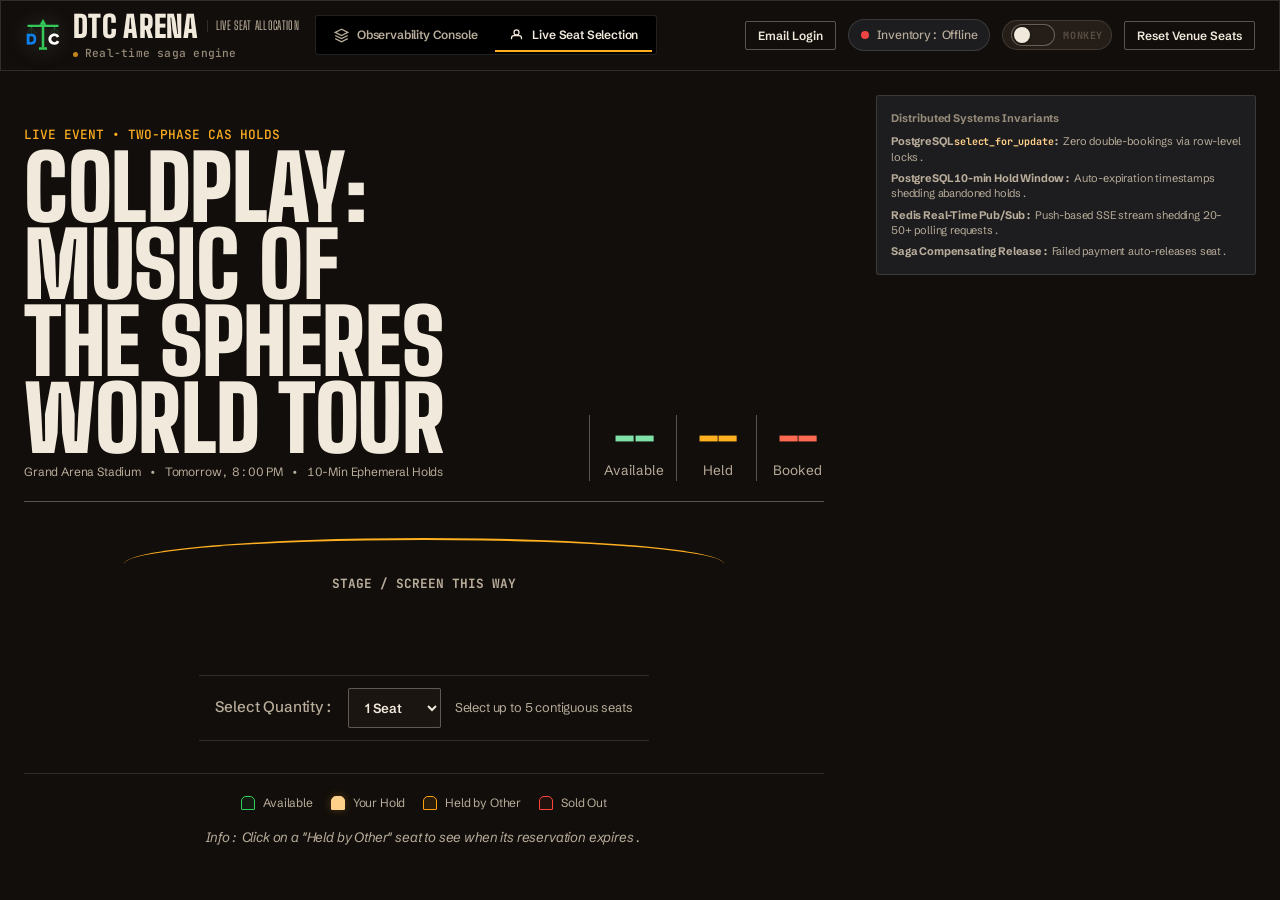
<file: visualizer/booking.html>
<!DOCTYPE html>
<html lang="en">
<head>
  <meta charset="UTF-8">
  <meta name="viewport" content="width=device-width, initial-scale=1, viewport-fit=cover">
  <title>DTC Arena • Live Real-Time Seat Selection & Saga Engine</title>
  <link rel="icon" type="image/svg+xml" href="favicon.svg?v=3">
  <link rel="icon" type="image/png" sizes="192x192" href="favicon.png?v=3">
  <link rel="apple-touch-icon" sizes="180x180" href="apple-touch-icon.png?v=3">
  <link rel="alternate icon" href="favicon.ico?v=3">
  <link rel="preconnect" href="https://fonts.googleapis.com">
  <link rel="preconnect" href="https://fonts.gstatic.com" crossorigin>
  <link href="https://fonts.googleapis.com/css2?family=Big+Shoulders+Display:wght@800;900&family=Schibsted+Grotesk:wght@400;500;600;700&family=JetBrains+Mono:wght@400;500;600&family=Montserrat:wght@900&display=swap" rel="stylesheet">
  <link rel="stylesheet" href="booking.css?v=6.2.1">
  <link rel="stylesheet" href="theme.css?v=2.0.0">
  <link rel="stylesheet" href="calm.css?v=1.0.0">
  <link rel="stylesheet" href="house-lights.css?v=1.1.0">
  <link rel="stylesheet" href="palette.css?v=2.0.0">
  <link rel="stylesheet" href="cursor.css?v=1.8.0">
  <style>
    /* Fix: "Inspect Forensic Audit Log" link rendered without button padding/font. Loaded last so it wins. */
    #btn-view-forensics {
      display: inline-flex; align-items: center; justify-content: center; gap: 8px;
      min-height: 44px; padding: 0 22px; border: 0; border-radius: 9999px;
      background: linear-gradient(135deg, #60a5fa, #6366f1); color: #fff;
      font: inherit; font-size: 14px; font-weight: 600; line-height: 1;
      white-space: nowrap; text-decoration: none; cursor: pointer;
    }
    #btn-view-forensics:hover { filter: brightness(1.08); }
    #btn-view-forensics:focus-visible { outline: 3px solid #93c5fd; outline-offset: 2px; }
    /* Required: JS hides this button with .hidden while payment is processing */
    #btn-view-forensics.hidden { display: none !important; }
  </style>
  <script>
    if (window.location.hostname === "localhost" || window.location.hostname === "127.0.0.1" || window.location.hostname === "0.0.0.0" || window.location.hostname === "::1" || window.location.hostname === "[::1]" || window.location.protocol === "file:" || !window.location.hostname) {
      try {
        localStorage.removeItem("dtc_coordinator_url");
        localStorage.removeItem("dtc_inventory_url");
        localStorage.removeItem("dtc_payment_url");
      } catch (e) {}
    }
  </script>
  <style>
    /* Instant black cover when navigating from console to arena */
    html.hl-arrived #hl-curtain { transform: scaleY(1) !important; transform-origin: top !important; transition: none !important; }
  </style>
  <script>
    try {
      if (sessionStorage.getItem("dtc_hl_from") === "1") {
        document.documentElement.classList.add("hl-arrived");
      }
    } catch (e) {}
  </script>
</head>
<body class="theme-dark">

  <!-- Transition Curtain -->
  <div id="hl-curtain" aria-hidden="true"></div>

  <!-- Toast Notification Container -->
  <div id="toast-container" class="toast-container"></div>

  <!-- Navigation Header -->
  <header class="app-header">
    <div class="header-brand" style="display:flex;align-items:center;gap:12px;">
      <img src="dtc-logo.svg?v=3" alt="DTC Logo" class="brand-logo-img" style="width:36px;height:36px;object-fit:contain;filter:drop-shadow(0 2px 8px rgba(0,0,0,0.5)) drop-shadow(0 0 10px rgba(255,255,255,0.2));flex-shrink:0;">
      <div>
        <h1>DTC Arena <span class="header-tag">Live Seat Allocation</span></h1>
        <div class="brand-badge">
          <span class="pulse-dot"></span>
          <span>Real-time saga engine</span>
        </div>
      </div>
    </div>

    <!-- Nav Switcher -->
    <div class="header-nav">
      <a href="index.html" class="nav-btn" aria-label="Switch to Observability Console">
        <svg viewBox="0 0 24 24" width="15" height="15" fill="none" stroke="currentColor" stroke-width="2"><polygon points="12 2 2 7 12 12 22 7 12 2"/><polyline points="2 17 12 22 22 17"/><polyline points="2 12 12 17 22 12"/></svg>
        <span>Observability Console</span>
      </a>
      <a href="booking.html" class="nav-btn active">
        <svg viewBox="0 0 24 24" width="15" height="15" fill="none" stroke="currentColor" stroke-width="2"><path d="M4 18v-2a4 4 0 0 1 4-4h8a4 4 0 0 1 4 4v2"/><circle cx="12" cy="7" r="4"/></svg>
        <span>Live Seat Selection</span>
      </a>
    </div>

    <!-- Service Health & Controls -->
    <div class="header-actions">
      <!-- Fan Identity Button -->
      <button id="btn-open-auth" class="btn btn-secondary btn-sm" aria-label="Fan Identity & Authentication" style="display: inline-flex; align-items: center; gap: 6px; border: 1px solid rgba(56, 189, 248, 0.4); background: rgba(56, 189, 248, 0.1); color: #38bdf8; font-weight: 600; padding: 6px 12px; font-size: 12px;">
        <span id="user-avatar-icon">👤</span>
        <span id="user-email-label">Fan Login (Email OTP)</span>
      </button>

      <div class="service-pill" id="health-indicator" aria-label="Inventory Service Status">
        <span class="status-indicator online"></span>
        <span id="health-text">Inventory: Online</span>
      </div>

      <!-- Interactive Monkey Toggle -->
      <div class="sliding-toggle-group monkey-toggle-container" id="monkey-toggle-wrap" aria-label="Toggle interactive Monkey Companion">
        <span class="toggle-side-icon" id="monkey-toggle-icon" style="font-size: 13px;" onclick="window.toggleMonkeyCompanion()">🐒</span>
        <label class="switch-toggle" for="toggle-monkey-mode" aria-label="Toggle Monkey Companion">
          <input type="checkbox" id="toggle-monkey-mode" aria-label="Toggle Monkey Companion" />
          <span class="toggle-slider">
            <span class="toggle-knob"></span>
          </span>
        </label>
        <span class="toggle-side-label" id="monkey-toggle-label" onclick="window.toggleMonkeyCompanion()">MONKEY</span>
      </div>

      <button id="btn-restock" class="btn btn-outline btn-sm" aria-label="Reset all 30 seats to AVAILABLE">
        <span>Reset Venue Seats</span>
      </button>
    </div>
  </header>

  <!-- Main Booking Canvas -->
  <main class="booking-layout">
    
    <!-- Left Column: Cinema/Venue Map -->
    <section class="venue-container">
      
      <!-- Event Hero Card -->
      <div class="event-hero">
        <div class="event-info">
          <span class="event-badge">LIVE EVENT • TWO-PHASE CAS HOLDS</span>
          <h2 id="event-title">Coldplay: Music of the Spheres World Tour</h2>
          <p class="event-meta" id="event-meta">
            <span>Grand Arena Stadium</span>
            <span class="meta-sep">•</span>
            <span>Tomorrow, 8:00 PM</span>
            <span class="meta-sep">•</span>
            <span>10-Min Ephemeral Holds</span>
            <span class="meta-sep"></span>
            <span style="color: #38bdf8; font-weight: 600;"></span>
          </p>
        </div>

        <div class="event-stats">
          <div class="stat-pill">
            <span class="stat-num text-success" id="stat-available">--</span>
            <span class="stat-label">Available</span>
          </div>
          <div class="stat-pill">
            <span class="stat-num text-warning" id="stat-held">--</span>
            <span class="stat-label">Held</span>
          </div>
          <div class="stat-pill">
            <span class="stat-num text-danger" id="stat-booked">--</span>
            <span class="stat-label">Booked</span>
          </div>
        </div>
      </div>

      <!-- Cinema Screen Arc -->
      <div class="screen-wrapper">
        <div class="screen-curve"></div>
        <div class="screen-glow"></div>
        <span class="screen-label">STAGE / SCREEN THIS WAY</span>
      </div>

      <!-- Interactive Seat Grid Area -->
      <div class="seat-matrix-wrapper" id="seat-matrix-wrapper">
        <div class="seat-loading-skeleton" id="seat-skeleton">
          <div class="skeleton-row"></div>
          <div class="skeleton-row"></div>
          <div class="skeleton-row"></div>
        </div>
        <div class="seat-matrix" id="seat-matrix">
          <!-- Dynamic Tiers & Seats injected by booking.js -->
        </div>
      </div>

      <!-- Quantity Selector -->
      <div class="quantity-selector-bar" style="margin: 20px auto; display: flex; align-items: center; justify-content: center; gap: 15px; background: rgba(30,41,59,0.5); padding: 12px 20px; border-radius: 12px; border: 1px solid rgba(255,255,255,0.05); width: fit-content;">
        <span style="color: #cbd5e1; font-weight: 500; font-size: 0.95rem;">Select Quantity:</span>
        <select id="seat-quantity" style="background: #0f172a; color: #fff; border: 1px solid #334155; padding: 6px 12px; border-radius: 6px; font-weight: 600; outline: none; cursor: pointer;">
          <option value="1">1 Seat</option>
          <option value="2">2 Seats</option>
          <option value="3">3 Seats</option>
          <option value="4">4 Seats</option>
          <option value="5">5 Seats</option>
        </select>
        <span style="font-size: 0.8rem; color: #64748b; font-style: italic;">Select up to 5 contiguous seats</span>
      </div>

      <!-- Legend -->
      <div class="seat-legend">
        <div class="legend-item">
          <span class="legend-seat seat-available"></span>
          <span>Available</span>
        </div>
        <div class="legend-item">
          <span class="legend-seat seat-selected"></span>
          <span>Your Hold</span>
        </div>
        <div class="legend-item">
          <span class="legend-seat seat-held"></span>
          <span>Held by Other</span>
        </div>
        <div class="legend-item">
          <span class="legend-seat seat-booked"></span>
          <span>Sold Out</span>
        </div>
      </div>
      
      <div style="text-align: center; margin-top: 16px; font-size: 0.85rem; color: #94a3b8;">
        <em>Info: Click on a "Held by Other" seat to see when its reservation expires.</em>
      </div>

    </section>

    <!-- Right Column: Checkout & Saga Summary Drawer -->
    <aside class="checkout-sidebar">
      
      <!-- Hold Countdown Widget (Visible when user has an active hold) -->
      <div class="hold-timer-card hidden" id="hold-timer-card">
        <div class="timer-header">
          <div class="timer-title">
            <span class="timer-pulse"></span>
            <span>EPHEMERAL HOLD ACTIVE</span>
          </div>
          <button id="btn-cancel-hold" class="btn-text-link" aria-label="Release seat back to venue">Release</button>
        </div>
        <div class="timer-display">
          <div class="timer-clock" id="hold-clock">10:00</div>
          <p class="timer-caption">Seat is locked for you in PostgreSQL. Server auto-sweeps on zero.</p>
        </div>
        <div class="timer-progress-bar">
          <div class="timer-progress-fill" id="timer-progress-fill" style="width: 100%;"></div>
        </div>
      </div>

      <!-- Selected Seat Summary Card -->
      <div class="checkout-card hidden" id="checkout-card">
        <div class="card-header">
          <h3>Booking Summary</h3>
          <span class="tier-pill" id="summary-tier">No Selection</span>
        </div>

        <div class="summary-body" id="summary-empty">
          <div class="empty-seat-state">
            <div class="empty-icon">🎟️</div>
            <p><strong>Click an available seat</strong> on the map to place an ephemeral 10-minute hold and proceed.</p>
          </div>
        </div>

        <div class="summary-body hidden" id="summary-active">
          <div class="ticket-stub">
            <div class="stub-row">
              <span class="stub-label">Selected Seat</span>
              <strong class="stub-value highlight" id="summary-seat-label">Row A - Seat 1</strong>
            </div>
            <div class="stub-row">
              <span class="stub-label">Tier</span>
              <span class="stub-value" id="summary-seat-tier">VIP Recliner</span>
            </div>
            <div class="stub-row">
              <span class="stub-label">Hold Transaction UUID</span>
              <code class="stub-code" id="summary-tx-id">--</code>
            </div>
          </div>

          <!-- Price Calculation -->
          <div class="price-breakdown">
            <div class="price-row">
              <span>Seat Base Price</span>
              <span id="summary-base-price">$500.00</span>
            </div>
            <div class="price-row">
              <span>Booking Fee (Saga Guard)</span>
              <span>$0.00</span>
            </div>
            <div class="price-divider"></div>
            <div class="price-row total">
              <strong>Total Amount</strong>
              <strong class="total-amount" id="summary-total-price">$500.00</strong>
            </div>
          </div>

          <!-- Payment Simulation Options (Local development only) -->
          <div class="simulation-selector hidden" id="payment-simulation-container">
            <label class="sim-label">Payment Gateway Simulation:</label>
            <div class="sim-options">
              <label class="sim-option selected" id="opt-happy">
                <input type="radio" id="pay-sim-success" name="pay_sim" value="500" checked>
                <div class="sim-opt-content">
                  <strong id="sim-opt-success-title">Standard Payment ($500)</strong>
                  <small>Card approved → Saga marked COMPLETED</small>
                </div>
              </label>
              <label class="sim-option" id="opt-decline">
                <input type="radio" id="pay-sim-fail" name="pay_sim" value="9999">
                <div class="sim-opt-content">
                  <strong>Declined Card ($9,999)</strong>
                  <small>Card declined (HTTP 422) → Auto-compensate hold</small>
                </div>
              </label>
            </div>
          </div>

          <!-- Checkout CTA -->
          <button id="btn-proceed-pay" class="btn btn-primary btn-checkout">
            <span>Proceed to Payment</span>
            <svg viewBox="0 0 24 24" width="16" height="16" fill="none" stroke="currentColor" stroke-width="2"><line x1="5" y1="12" x2="19" y2="12"/><polyline points="12 5 19 12 12 19"/></svg>
          </button>
        </div>
      </div>

      <!-- DTC Architecture Guarantees Card -->
      <div class="info-guarantees-card">
        <h4>Distributed Systems Invariants</h4>
        <ul>
          <li><strong>PostgreSQL <code>select_for_update</code>:</strong> Zero double-bookings via row-level locks.</li>
          <li><strong>PostgreSQL 10-min Hold Window:</strong> Auto-expiration timestamps shedding abandoned holds.</li>
          <li><strong>Redis Real-Time Pub/Sub:</strong> Push-based SSE stream shedding 20–50+ polling requests.</li>
          <li><strong>Saga Compensating Release:</strong> Failed payment auto-releases seat.</li>
        </ul>
      </div>

    </aside>

  </main>

  <!-- Saga Execution & E-Ticket Modal -->
  <div class="modal-overlay hidden" id="saga-modal">
    <div class="modal-card">
      
      <div class="modal-header">
        <div class="modal-title-area">
          <span class="saga-badge" id="modal-saga-badge">SAGA COORDINATOR ACTIVE</span>
          <h3 id="modal-title">Orchestrating Distributed Transaction</h3>
          <p id="modal-subtitle">Driving forward saga across Coordinator, Inventory, and Payment services...</p>
        </div>
      </div>

      <!-- Live Saga Stepper Progress -->
      <div class="saga-stepper">
        
        <div class="step-item active" id="step-1">
          <div class="step-icon">1</div>
          <div class="step-content">
            <strong>Seat Allocation Hold</strong>
            <small id="step-1-desc">Ephemeral hold verified in Inventory Service</small>
          </div>
          <span class="step-status" id="step-1-status">DONE</span>
        </div>

        <div class="step-item" id="step-2">
          <div class="step-icon">2</div>
          <div class="step-content">
            <strong>Payment Authorization</strong>
            <small id="step-2-desc">Dispatching card charge to Payment Gateway</small>
          </div>
          <span class="step-status" id="step-2-status">WAITING</span>
        </div>

        <div class="step-item" id="step-3">
          <div class="step-icon">3</div>
          <div class="step-content">
            <strong id="step-3-title">Final Confirmation / Compensation</strong>
            <small id="step-3-desc">Two-phase commit seat confirmation</small>
          </div>
          <span class="step-status" id="step-3-status">WAITING</span>
        </div>

      </div>

      <!-- Result Container (Success / Compensation) -->
      <div class="modal-result hidden" id="modal-result">
        
        <!-- Success E-Ticket -->
        <div class="eticket-card hidden" id="eticket-card">
          <div class="eticket-header">
            <span class="eticket-brand">✦ DTC OFFICIAL E-TICKET</span>
            <span class="eticket-status-badge">CONFIRMED</span>
          </div>
          <div class="eticket-body">
            <div class="eticket-left">
              <h4 id="ticket-event-name">Coldplay: Music of the Spheres</h4>
              <p id="ticket-venue-name">Grand Arena Stadium • Tomorrow, 8:00 PM</p>
              <div class="eticket-seat-box">
                <span class="eticket-seat-label">SEAT ALLOCATION</span>
                <strong class="eticket-seat-number" id="ticket-seat-number">Row A - Seat 1</strong>
              </div>
              <div class="eticket-ref">
                <span>Transaction Ref:</span>
                <code id="ticket-tx-id">--</code>
              </div>
            </div>
            <div class="eticket-qr">
              <div class="qr-box">
                <div class="qr-carousel-stage">
                  <button type="button" class="qr-nav-arrow qr-nav-prev hidden" id="btn-qr-prev" aria-label="Previous seat QR">
                    <svg viewBox="0 0 24 24" width="16" height="16" stroke="currentColor" stroke-width="2.5" fill="none" stroke-linecap="round" stroke-linejoin="round">
                      <polyline points="15 18 9 12 15 6"></polyline>
                    </svg>
                  </button>

                  <div id="ticket-qr-container" class="qr-code-frame" style="display:flex;align-items:center;justify-content:center;min-width:120px;min-height:120px;">
                    <img id="ticket-qr-img" class="hidden" alt="Ticket QR Code" style="width: 112px; height: 112px; border-radius: 4px; display: block; background: white; padding: 2px;" />
                    <div id="ticket-qr-spinner" style="font-size: 11px; color: #94a3b8; text-align: center;">Generating QR...</div>
                  </div>

                  <button type="button" class="qr-nav-arrow qr-nav-next hidden" id="btn-qr-next" aria-label="Next seat QR">
                    <svg viewBox="0 0 24 24" width="16" height="16" stroke="currentColor" stroke-width="2.5" fill="none" stroke-linecap="round" stroke-linejoin="round">
                      <polyline points="9 18 15 12 9 6"></polyline>
                    </svg>
                  </button>
                </div>

                <!-- Active Seat Number directly down the QR -->
                <div class="qr-seat-indicator hidden" id="qr-seat-indicator">
                  <div class="qr-seat-pill" id="qr-seat-pill">
                    <span class="qr-seat-pill-label">SEAT</span>
                    <strong class="qr-seat-pill-val" id="qr-active-seat-label">--</strong>
                  </div>
                  <span class="qr-seat-counter hidden" id="qr-active-seat-counter">1 of 1</span>
                </div>

                <!-- Interactive pagination dots for multi-seat bookings -->
                <div class="qr-dots-container hidden" id="qr-dots-container" role="tablist" aria-label="Seat selector dots"></div>

                <span class="qr-scan-instruction">SCAN AT GATE</span>
              </div>
            </div>
          </div>

          <div id="eticket-error" class="hidden" style="margin: 10px 16px 0; padding: 8px 12px; background: rgba(239, 68, 68, 0.15); border: 1px solid #ef4444; border-radius: 8px; color: #fca5a5; font-size: 12px;"></div>

          <div class="eticket-actions" id="eticket-actions" style="display: flex; gap: 8px; flex-wrap: wrap; padding: 12px 16px; border-top: 1px dashed rgba(255,255,255,0.12); margin-top: 12px;">
            <button id="btn-download-pdf" class="btn btn-primary" style="flex: 1; min-width: 140px; font-size: 12px; padding: 9px 12px; display: inline-flex; align-items: center; justify-content: center; gap: 6px;">
              <span>📄 Download PDF</span>
            </button>
            <button id="btn-download-ics" class="btn btn-secondary" style="flex: 1; min-width: 140px; font-size: 12px; padding: 9px 12px; display: inline-flex; align-items: center; justify-content: center; gap: 6px;">
              <span>Add to Calendar</span>
            </button>
            <div id="ticket-email-status" style="width: 100%; font-size: 11px; color: #10b981; margin-top: 6px; text-align: center; display: flex; align-items: center; justify-content: center; gap: 5px;">
              <span>✉️ Official e-ticket sent to your registered email</span>
            </div>
          </div>
        </div>

        <!-- Compensation Failure Card -->
        <div class="compensation-card hidden" id="compensation-card">
          <div class="comp-header">
            <div class="comp-icon">✦︎</div>
            <div>
              <h4>Payment Declined — Compensating Action Executed</h4>
              <p id="comp-reason">Payment gateway rejected amount $9,999 (HTTP 422 Unprocessable Content).</p>
            </div>
          </div>
          <div class="comp-forensics">
            <div class="forensic-row">
              <span>Coordinator Action:</span>
              <strong>Saga Compensation Triggered</strong>
            </div>
            <div class="forensic-row">
              <span>Inventory Action:</span>
              <strong>POST /seats/release/ Executed (Seat unlocked to AVAILABLE)</strong>
            </div>
            <div class="forensic-row">
              <span>Final State:</span>
              <span class="badge badge-comp">COMPENSATED</span>
            </div>
          </div>
        </div>

      </div>

      <!-- Modal Footer -->
      <div class="modal-footer">
        <button id="btn-modal-close" class="btn btn-secondary" disabled>Processing Transaction...</button>
        <a id="btn-view-forensics" href="#" class="btn btn-primary hidden" target="_blank" rel="noopener" style="text-decoration: none;">Inspect Forensic Audit Log ↗</a>
      </div>

    </div>
  </div>

  <!-- Fan Identity & Anti-Hoarding Authentication Modal (Email-OTP) -->
  <div id="modal-auth" class="modal-backdrop hidden" style="position: fixed; inset: 0; background: rgba(0,0,0,0.78); backdrop-filter: blur(8px); display: flex; align-items: center; justify-content: center; z-index: 9999;">
    <div class="auth-card" style="background: var(--bg-card, #121826); border: 1px solid var(--border-color, #2a3449); border-radius: 14px; width: 100%; max-width: 440px; padding: 24px; box-shadow: 0 20px 50px rgba(0,0,0,0.6);">
      <div class="auth-card-header" style="margin-bottom: 20px;">
        <div style="display: flex; justify-content: space-between; align-items: flex-start;">
          <div style="display: flex; gap: 10px; align-items: center;">
            <div style="width: 36px; height: 36px; border-radius: 8px; background: rgba(34, 197, 94, 0.15); border: 1px solid rgba(34, 197, 94, 0.3); display: flex; align-items: center; justify-content: center;">
              <svg xmlns="http://www.w3.org/2000/svg" viewBox="0 0 24 24" width="22" height="22" fill="#22c55e"><path d="M12 2C6.48 2 2 6.48 2 12s4.48 10 10 10 10-4.48 10-10S17.52 2 12 2zm-2 15l-5-5 1.41-1.41L10 14.17l7.59-7.59L19 8l-9 9z"/></svg>
            </div>
            <div>
              <h3 style="margin: 0; font-size: 1.1rem; font-weight: 700; color: #fff;">User Identity Gate</h3>
              <p style="margin: 2px 0 0; font-size: 0.74rem; color: #94a3b8;">Email verification prevents multi-seat hoarding</p>
            </div>
          </div>
          <button type="button" id="btn-close-auth" style="background: none; border: none; color: #8892b0; font-size: 1.4rem; cursor: pointer; line-height: 1;">&times;</button>
        </div>

        <div class="auth-stepper" style="display: flex; align-items: center; justify-content: center; gap: 8px; margin-top: 18px;">
          <div class="step-item active" id="stepper-step-1" style="display: flex; align-items: center; gap: 6px; font-size: 0.8rem; font-weight: 600; color: #38bdf8;">
            <span class="step-num" style="width: 22px; height: 22px; border-radius: 50%; background: #38bdf8; color: #0f172a; display: flex; align-items: center; justify-content: center; font-size: 0.75rem; font-weight: 800;">1</span>
            <span class="step-text">Email</span>
          </div>
          <div class="step-line" id="stepper-line-1" style="flex: 1; height: 2px; background: #2a3449; max-width: 40px;"></div>
          <div class="step-item" id="stepper-step-2" style="display: flex; align-items: center; gap: 6px; font-size: 0.8rem; font-weight: 600; color: #64748b;">
            <span class="step-num" style="width: 22px; height: 22px; border-radius: 50%; background: #1e293b; color: #94a3b8; display: flex; align-items: center; justify-content: center; font-size: 0.75rem; font-weight: 800;">2</span>
            <span class="step-text">OTP Verify</span>
          </div>
        </div>
      </div>

      <!-- Step 1: Email Input -->
      <div id="auth-step-1" class="auth-step-panel">
        <div style="display: flex; flex-direction: column; gap: 6px; margin-bottom: 16px;">
          <label for="auth-email-input" style="font-size: 0.8rem; font-weight: 600; color: #cbd5e1;">Email Address</label>
          <div style="display: flex; align-items: center; background: rgba(0,0,0,0.3); border: 1px solid #2a3449; border-radius: 8px; padding: 0 12px;">
            <span style="font-size: 1rem; margin-right: 8px;">✉️</span>
            <input type="email" id="auth-email-input" placeholder="fan@example.com" autofocus autocomplete="email" style="flex: 1; background: transparent; border: none; outline: none; padding: 10px 0; color: #fff; font-size: 0.9rem;" />
          </div>
          <span style="font-size: 0.72rem; color: #64748b;">We will send a 6-digit verification code to your email.</span>
        </div>

        <div style="display: flex; flex-direction: column; gap: 10px; margin-bottom: 14px;">
          <button id="btn-send-otp" class="btn btn-primary btn-block" style="width: 100%; padding: 10px; font-weight: 700;">
            <span id="send-otp-btn-text">Send Verification Code (OTP) ➔</span>
          </button>
        </div>

      </div>

      <!-- Step 2: OTP Verification -->
      <div id="auth-step-2" class="auth-step-panel hidden">
        <div style="display: flex; justify-content: space-between; align-items: flex-start; margin-bottom: 14px;">
          <div>
            <p style="margin: 0; font-size: 0.8rem; color: #cbd5e1;">Code sent to <strong id="auth-target-email" style="color: #38bdf8;">fan@example.com</strong></p>
            <p style="margin: 4px 0 0 0; font-size: 0.75rem; color: #94a3b8;"><em>(Please also check your spam/junk box)</em></p>
          </div>
          <button id="btn-change-email" style="background: none; border: none; color: #38bdf8; font-size: 0.75rem; cursor: pointer; text-decoration: underline; margin-top: 2px;">Change</button>
        </div>

        <div style="display: flex; flex-direction: column; gap: 6px; margin-bottom: 16px;">
          <label for="auth-otp-input" style="font-size: 0.8rem; font-weight: 600; color: #cbd5e1;">6-Digit Verification Code</label>
          <div style="background: rgba(0,0,0,0.3); border: 1px solid #2a3449; border-radius: 8px; padding: 0 12px;">
            <input type="text" id="auth-otp-input" placeholder="1 2 3 4 5 6" maxlength="6" inputmode="numeric" autocomplete="one-time-code" style="width: 100%; background: transparent; border: none; outline: none; padding: 12px 0; color: #38bdf8; font-size: 1.3rem; font-family: monospace; font-weight: 700; letter-spacing: 6px; text-align: center;" />
          </div>
          <div style="display: flex; justify-content: space-between; align-items: center; margin-top: 4px; font-size: 0.73rem;">
            <span id="otp-timer-text" style="color: #64748b;">Resend in <strong id="otp-countdown" style="color: #38bdf8;">30s</strong></span>
            <button id="btn-resend-otp" class="hidden" style="background: none; border: none; color: #38bdf8; cursor: pointer; text-decoration: underline;">Resend OTP</button>
          </div>
        </div>

        <div style="display: flex; flex-direction: column; gap: 10px;">
          <button id="btn-verify-otp" class="btn btn-primary btn-block" style="width: 100%; padding: 10px; font-weight: 700;">
            <span id="verify-otp-btn-text">Verify & Sign In ➔</span>
          </button>
        </div>
      </div>

      <!-- Step 3: Verified Profile Card -->
      <div id="auth-step-3" class="auth-step-panel hidden">
        <div style="background: rgba(34, 197, 94, 0.08); border: 1px solid rgba(34, 197, 94, 0.3); border-radius: 10px; padding: 18px; text-align: center; margin-bottom: 16px;">
          <div style="width: 42px; height: 42px; border-radius: 50%; background: rgba(34, 197, 94, 0.2); color: #22c55e; display: flex; align-items: center; justify-content: center; font-size: 1.4rem; font-weight: 800; margin: 0 auto 10px;">✓</div>
          <h4 style="margin: 0 0 4px; font-size: 1.05rem; font-weight: 700; color: #fff;">Identity Verified</h4>
          <p id="profile-email-display" style="margin: 0 0 4px; font-size: 0.88rem; font-weight: 600; color: #38bdf8;">fan@example.com</p>
          <p style="margin: 0; font-size: 0.75rem; color: #94a3b8;">User ID: <code id="profile-user-id" style="color: #cbd5e1;">usr_...</code></p>
        </div>

        <div style="display: flex; flex-direction: column; gap: 8px;">
          <button type="button" id="btn-close-auth-done" class="btn btn-primary btn-block" style="width: 100%; padding: 10px; font-weight: 700;">Continue to Booking Arena ➔</button>
          <button type="button" id="btn-logout" class="btn btn-outline btn-block" style="width: 100%; padding: 8px; color: #ef4444; border-color: rgba(239,68,68,0.3); font-size: 0.8rem;">Sign Out (Detach Identity)</button>
        </div>
      </div>

    </div>
  </div>

  <!-- RACE CONDITION MODAL -->
  <div class="race-modal-overlay" id="race-condition-modal">
    <div class="race-modal">
      <div style="display: flex; justify-content: center; margin-bottom: 24px;">
        <div style="background: #fff1f2; width: 84px; height: 84px; border-radius: 50%; display: flex; align-items: center; justify-content: center; box-shadow: 0 0 0 8px rgba(244, 63, 94, 0.05);">
          <svg width="40" height="40" viewBox="0 0 24 24" fill="none" stroke="#f43f5e" stroke-width="2" stroke-linecap="round" stroke-linejoin="round">
            <path d="M10.29 3.86L1.82 18a2 2 0 0 0 1.71 3h16.94a2 2 0 0 0 1.71-3L13.71 3.86a2 2 0 0 0-3.42 0z"></path>
            <line x1="12" y1="9" x2="12" y2="13"></line>
            <line x1="12" y1="17" x2="12.01" y2="17"></line>
          </svg>
        </div>
      </div>
      <h3>Seats Already Taken</h3>
      <p>Another user just secured these seats moments ago. Please refresh the seating chart and select different seats.</p>
      <button id="btn-race-refresh" class="btn-race-refresh">Refresh</button>
    </div>
  </div>

  <!-- FLOATING BOTTOM PAY BAR -->
  <div id="bottom-pay-bar" class="bottom-pay-bar hidden">
    <div class="bp-left">
      <span class="bp-qty" id="bp-qty-text">0/1 Seats</span>
      <span class="bp-msg">Total: <strong id="bp-price-text">$0</strong></span>
    </div>
    <button id="btn-bottom-pay" class="btn-bottom-pay">Pay Amount</button>
  </div>

  <!-- CENTER BOOKING CELEBRATION OVERLAY (FEASIBLE LENGTH) -->
  <div id="mb-center-celebration" class="mb-celebration-overlay hidden">
    <div class="mb-celebration-card">
      <button class="mb-celebration-close" id="btn-close-celebration" aria-label="Close">×</button>
      <div class="mb-celebration-badge">🎉 BOOKING CONFIRMED</div>
      <div class="mb-celebration-avatar">
        <svg id="mb-celeb-svg" width="90" height="90" viewBox="0 0 90 90"></svg>
      </div>
      <h3 class="mb-celebration-title" id="mb-celeb-title">Seat Secured!</h3>
      <p class="mb-celebration-desc" id="mb-celeb-desc">Distributed Saga completed with ACID guarantee</p>
      <div class="mb-celebration-footer">
        <span class="mb-celebration-timer" id="mb-celeb-timer">Closing in 3s</span>
        <button class="mb-celebration-optout" id="btn-optout-monkey">Turn off monkey companion</button>
      </div>
    </div>
  </div>

  <script src="booking.js?v=6.3.1"></script>
  <script src="motion.js?v=2.0.0"></script>
  <script src="responsive.js?v=1.0.0"></script>
  <script src="monkey-branch.js?v=1.0.0"></script>
  <script src="house-lights.js?v=1.0.0" defer></script>
  <script src="cursor.js?v=1.8.0" defer></script>
</body>
</html>
</file>
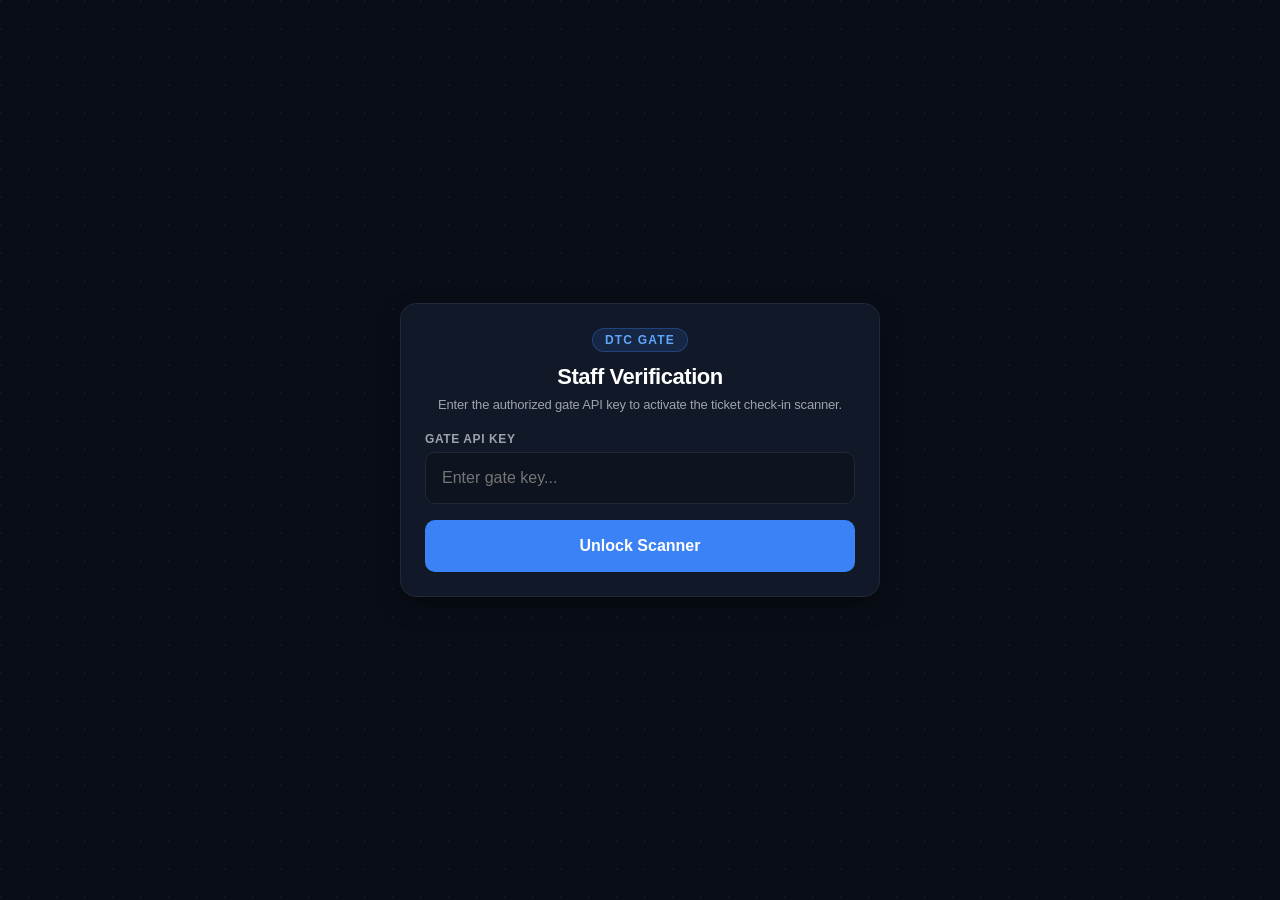
<file: visualizer/gate.html>
<!DOCTYPE html>
<html lang="en">
<head>
  <meta charset="UTF-8">
  <meta name="viewport" content="width=device-width, initial-scale=1.0, maximum-scale=1.0, user-scalable=no">
  <meta name="referrer" content="no-referrer">
  <meta http-equiv="Content-Security-Policy" content="default-src 'self' http://localhost:* http://127.0.0.1:*; script-src 'self' 'unsafe-inline'; style-src 'self' 'unsafe-inline'; img-src 'self' data: blob:; connect-src 'self' http://localhost:* http://127.0.0.1:* https://reverse-proxy.nexoflow.workers.dev;">
  <title>DTC Staff Gate Scanner</title>
  <link rel="icon" type="image/svg+xml" href="favicon.svg">
  <link rel="stylesheet" href="theme.css">
  <link rel="stylesheet" href="gate.css">
</head>
<body class="gate-body">
  <div class="gate-container">

    <!-- View 1: Key Entry View -->
    <div id="key-entry-view" class="gate-card">
      <div class="gate-header">
        <div class="gate-logo-badge">DTC GATE</div>
        <h1 class="gate-title">Staff Verification</h1>
        <p class="gate-subtitle">Enter the authorized gate API key to activate the ticket check-in scanner.</p>
      </div>

      <form id="key-entry-form" onsubmit="return false;">
        <div class="form-group">
          <label for="gate-key-input" class="form-label">Gate API Key</label>
          <input
            type="password"
            id="gate-key-input"
            class="gate-input"
            placeholder="Enter gate key..."
            autocomplete="off"
            autocorrect="off"
            autocapitalize="off"
            spellcheck="false"
            required
          />
        </div>
        <div id="key-entry-error" class="gate-alert gate-alert-danger hidden"></div>
        <button type="submit" id="unlock-gate-btn" class="gate-btn gate-btn-primary">Unlock Scanner</button>
      </form>
    </div>

    <!-- View 2: Active Scanner View -->
    <div id="scanner-view" class="gate-card hidden">
      <div class="scanner-top-bar">
        <div>
          <span class="gate-badge">STAFF SCANNER</span>
          <div id="session-counter" class="session-stat">Admitted this session: 0</div>
        </div>
        <button id="lock-gate-btn" class="gate-btn gate-btn-outline gate-btn-sm" title="Lock and clear session key">Lock</button>
      </div>

      <!-- Live Camera Scanner Box -->
      <div id="scanner-wrapper" class="scanner-wrapper">
        <div id="qr-reader" class="scanner-box"></div>
      </div>

      <!-- Hidden container for Html5Qrcode file scan -->
      <div id="qr-reader-dummy" style="display: none;"></div>

      <!-- Camera Unavailable / Fallback Notice -->
      <div id="camera-fallback" class="fallback-banner hidden">
        <div class="fallback-icon">📷</div>
        <div id="camera-fallback-msg" class="fallback-text">
          Camera scanning requires HTTPS or localhost. Use photo capture or manual code entry below.
        </div>
      </div>

      <!-- Fallback Actions: Photo Upload & Manual Code -->
      <div class="fallback-section">
        <input type="file" id="qr-file-input" accept="image/*" capture="environment" style="display: none;">
        <button id="upload-photo-btn" class="gate-btn gate-btn-secondary" type="button">
          📸 Take Photo / Upload QR
        </button>

        <div class="manual-entry-card">
          <div class="manual-title">Manual Code Entry</div>
          <div class="manual-input-group">
            <input
              type="text"
              id="manual-ticket-code"
              class="gate-input manual-input"
              placeholder="Enter ticket code or /verify/ URL"
              autocomplete="off"
              autocorrect="off"
              autocapitalize="off"
              spellcheck="false"
            />
            <button id="manual-submit-btn" class="gate-btn gate-btn-primary manual-btn" type="button">
              Redeem
            </button>
          </div>
        </div>
      </div>
    </div>

  </div>

  <!-- Full-Screen Result Overlay -->
  <div id="result-overlay" class="result-overlay hidden" role="dialog" aria-modal="true">
    <div class="result-card">
      <div id="result-status" class="result-status-title">STATUS</div>
      
      <div id="result-detail" class="result-detail-box">
        <div class="result-field" id="result-seat-row">
          <span class="result-label">Seat</span>
          <span id="result-seat" class="result-value">-</span>
        </div>
        <div class="result-field" id="result-event-row">
          <span class="result-label">Event</span>
          <span id="result-event" class="result-value">-</span>
        </div>
        <div class="result-field hidden" id="result-used-row">
          <span class="result-label">Redeemed At</span>
          <span id="result-used-time" class="result-value">-</span>
        </div>
        <div id="result-message" class="result-message-text"></div>
      </div>

      <div class="result-footer-hint">Tap anywhere or auto-resets in 3s</div>
    </div>
  </div>

  <script src="vendor/html5-qrcode.min.js"></script>
  <script src="gate.js"></script>
</body>
</html>
</file>
<file: gate-scanner/gate.css>
/* DTC Gate — staff check-in. Calm by default, unmistakable when it matters.
   Principles: one job per screen · big touch targets · every result = colour + icon + word + instruction. */

:root {
  --bg: #EDF1F3;
  --surface: #FFFFFF;
  --ink: #0E1A22;
  --muted: #55646F;
  --line: #D5DDE2;
  --brand: #0B5563;
  --brand-ink: #FFFFFF;
  --brand-soft: #DDEEF1;
  --warn-bg: #FFF4DC;
  --warn-ink: #6B4500;
  --err-bg: #FDE9E4;
  --err-ink: #8A2A17;

  --admit: #0F7A55;
  --stop: #B23A22;
  --invalid: #3B4756;
  --notice: #94570A;

  --r-sm: 12px;
  --r-lg: 24px;
  --font: ui-rounded, "SF Pro Rounded", "Segoe UI Variable", system-ui, -apple-system, "Segoe UI", Roboto, sans-serif;
}

@media (prefers-color-scheme: dark) {
  :root {
    --bg: #0A1116;
    --surface: #121C23;
    --ink: #EAF0F3;
    --muted: #93A4AF;
    --line: #243540;
    --brand: #4CC3D2;
    --brand-ink: #04222A;
    --brand-soft: #123039;
    --warn-bg: #2B2210;
    --warn-ink: #F3CE86;
    --err-bg: #3A1B14;
    --err-ink: #F5B7A8;
  }
}

* { box-sizing: border-box; margin: 0; padding: 0; -webkit-tap-highlight-color: transparent; }
.hidden { display: none !important; }

body.gate-body {
  font-family: var(--font);
  background: var(--bg);
  color: var(--ink);
  min-height: 100dvh;
  touch-action: manipulation;
  -webkit-font-smoothing: antialiased;
}

.gate-container {
  min-height: 100dvh;
  width: 100%;
  max-width: 460px;
  margin: 0 auto;
  display: flex;
  padding: max(20px, env(safe-area-inset-top)) 20px max(20px, env(safe-area-inset-bottom));
}
.gate-screen { width: 100%; display: flex; flex-direction: column; gap: 18px; }
#key-entry-view { justify-content: center; gap: 28px; }

/* Brand */
.brand { display: flex; align-items: center; gap: 10px; }
.brand-mark {
  width: 22px; height: 22px; border-radius: 7px; background: var(--brand);
  box-shadow: inset 0 0 0 5px var(--brand), inset 0 0 0 9px var(--brand-ink);
}
.brand-name { font-weight: 700; font-size: 17px; letter-spacing: -0.01em; }

/* Sign-in */
.gate-title { font-size: 32px; line-height: 1.12; font-weight: 750; letter-spacing: -0.025em; margin-bottom: 10px; }
.gate-subtitle { font-size: 16px; line-height: 1.5; color: var(--muted); max-width: 34ch; }
.form-group { display: flex; flex-direction: column; gap: 8px; margin-bottom: 14px; }
.form-label { font-size: 15px; font-weight: 600; }

.gate-input {
  width: 100%; height: 58px; padding: 0 18px;
  background: var(--surface); color: var(--ink);
  border: 1.5px solid var(--line); border-radius: var(--r-sm);
  font: inherit; font-size: 17px; outline: none;
  transition: border-color .15s, box-shadow .15s;
}
.gate-input::placeholder { color: var(--muted); opacity: .75; }
.gate-input:focus { border-color: var(--brand); box-shadow: 0 0 0 4px var(--brand-soft); }

.gate-alert {
  background: var(--err-bg); color: var(--err-ink);
  padding: 14px 16px; border-radius: var(--r-sm);
  font-size: 15px; line-height: 1.4; font-weight: 500; margin-bottom: 14px;
}

/* Buttons: 56px+ so they work with gloves and one thumb */
.gate-btn {
  display: inline-flex; align-items: center; justify-content: center;
  width: 100%; min-height: 58px; padding: 0 20px;
  border: 0; border-radius: var(--r-sm);
  font: inherit; font-size: 17px; font-weight: 650; cursor: pointer;
  transition: transform .08s, filter .15s, background-color .15s;
}
.gate-btn:active { transform: scale(.985); }
.gate-btn:disabled { opacity: .6; cursor: progress; }
.gate-btn:focus-visible, .gate-input:focus-visible { outline: 3px solid var(--brand); outline-offset: 2px; }
.gate-btn-primary { background: var(--brand); color: var(--brand-ink); }
.gate-btn-primary:hover { filter: brightness(1.08); }
.gate-btn-secondary { background: var(--surface); color: var(--ink); border: 1.5px solid var(--line); }
.gate-btn-quiet { background: transparent; color: var(--muted); border: 1.5px solid var(--line); }
.gate-btn-sm { width: auto; min-height: 44px; padding: 0 18px; font-size: 15px; }

/* Scanner */
.scanner-top-bar { display: flex; justify-content: space-between; align-items: center; }
.session-stat { font-size: 14px; color: var(--muted); margin-top: 4px; font-variant-numeric: tabular-nums; }

.scanner-wrapper {
  position: relative; width: 100%; aspect-ratio: 1 / 1; max-height: 52dvh; margin: 0 auto;
  background: #05090C; border-radius: var(--r-lg); overflow: hidden;
  display: flex; align-items: center; justify-content: center;
}
.scanner-box { width: 100%; height: 100%; }
#qr-reader { border: 0 !important; }
#qr-reader video { width: 100% !important; height: 100% !important; object-fit: cover !important; }
/* Viewfinder corners: show exactly where to aim */
.scanner-wrapper::after {
  content: ""; position: absolute; inset: 14%; pointer-events: none; z-index: 2;
  --c: rgba(255, 255, 255, .92); --t: 4px; --l: 32px;
  background:
    linear-gradient(var(--c), var(--c)) top left / var(--l) var(--t),
    linear-gradient(var(--c), var(--c)) top left / var(--t) var(--l),
    linear-gradient(var(--c), var(--c)) top right / var(--l) var(--t),
    linear-gradient(var(--c), var(--c)) top right / var(--t) var(--l),
    linear-gradient(var(--c), var(--c)) bottom left / var(--l) var(--t),
    linear-gradient(var(--c), var(--c)) bottom left / var(--t) var(--l),
    linear-gradient(var(--c), var(--c)) bottom right / var(--l) var(--t),
    linear-gradient(var(--c), var(--c)) bottom right / var(--t) var(--l);
  background-repeat: no-repeat;
}
.scan-hint { text-align: center; font-size: 15px; line-height: 1.45; color: var(--muted); }

/* Auto-Zoom Badge (Floating pill inside camera viewfinder) */
.zoom-badge {
  position: absolute;
  top: 14px;
  left: 50%;
  transform: translateX(-50%);
  z-index: 10;
  display: inline-flex;
  align-items: center;
  gap: 6px;
  background: rgba(15, 23, 42, 0.85);
  color: #38bdf8;
  backdrop-filter: blur(8px);
  -webkit-backdrop-filter: blur(8px);
  border: 1px solid rgba(56, 189, 248, 0.35);
  padding: 5px 14px;
  border-radius: 9999px;
  font-size: 13px;
  font-weight: 600;
  letter-spacing: 0.02em;
  box-shadow: 0 4px 12px rgba(0, 0, 0, 0.4);
  pointer-events: none;
  transition: opacity 0.25s ease, transform 0.25s ease;
}
.zoom-badge.hidden {
  opacity: 0;
  transform: translate(-50%, -8px);
  pointer-events: none;
}

/* Quick Zoom Chips (Under viewfinder) */
.zoom-controls {
  display: flex;
  align-items: center;
  justify-content: center;
  gap: 8px;
  margin: 2px 0;
}
.zoom-chip {
  min-width: 44px;
  height: 32px;
  padding: 0 10px;
  border-radius: 9999px;
  border: 1.5px solid var(--line);
  background: var(--surface);
  color: var(--muted);
  font-size: 12px;
  font-weight: 650;
  cursor: pointer;
  transition: all 0.15s ease;
  display: inline-flex;
  align-items: center;
  justify-content: center;
}
.zoom-chip:hover {
  color: var(--ink);
  border-color: var(--muted);
}
.zoom-chip.active {
  background: var(--brand);
  color: var(--brand-ink);
  border-color: var(--brand);
}

.fallback-banner { background: var(--warn-bg); color: var(--warn-ink); border-radius: var(--r-sm); padding: 14px 16px; }
.fallback-text { font-size: 15px; line-height: 1.4; font-weight: 500; }

.fallback-section { display: flex; flex-direction: column; gap: 12px; margin-top: auto; }
.manual-entry-card { display: flex; flex-direction: column; gap: 8px; }
.manual-title { font-size: 15px; font-weight: 600; }
.manual-input-group { display: flex; gap: 8px; }
.manual-input { flex: 1; min-width: 0; font-size: 16px; }
.manual-btn { width: auto; min-width: 104px; }

/* Result: full-screen takeover */
.result-overlay {
  position: fixed; inset: 0; z-index: 9999;
  display: flex; flex-direction: column; align-items: center; justify-content: center;
  padding: max(24px, env(safe-area-inset-top)) 24px max(24px, env(safe-area-inset-bottom));
  color: #fff; cursor: pointer; text-align: center;
  background-color: var(--invalid);
  background-image: radial-gradient(120% 70% at 50% 0%, rgba(255, 255, 255, .16), transparent 62%);
}
.result-overlay.active { animation: result-in .22s cubic-bezier(.16, 1, .3, 1); }
@keyframes result-in { from { opacity: 0; transform: scale(.97); } to { opacity: 1; transform: none; } }

.result-card {
  width: 100%; max-width: 420px; flex: 1;
  display: flex; flex-direction: column; align-items: center; justify-content: center; gap: 26px;
}
.result-card::before {
  content: ""; width: 104px; height: 104px; border-radius: 50%;
  background: center / 56px no-repeat, rgba(255, 255, 255, .18);
}

.result-status-title { font-size: clamp(34px, 10vw, 46px); font-weight: 800; line-height: 1.05; letter-spacing: -0.02em; }
.result-status-title::after { display: block; margin-top: 12px; font-size: 19px; font-weight: 550; letter-spacing: 0; line-height: 1.35; opacity: .95; }

.result-detail-box { width: 100%; display: flex; flex-direction: column; gap: 18px; padding-top: 24px; border-top: 1px solid rgba(255, 255, 255, .28); }
.result-field { display: flex; flex-direction: column; align-items: center; gap: 4px; }
.result-label { font-size: 15px; font-weight: 500; opacity: .8; }
.result-value { font-size: 20px; font-weight: 700; font-variant-numeric: tabular-nums; }
#result-seat { font-size: clamp(54px, 17vw, 80px); font-weight: 800; line-height: 1; letter-spacing: -0.03em; }
#result-event { font-size: 18px; font-weight: 600; }
.result-message-text { font-size: 18px; line-height: 1.45; font-weight: 500; }
.result-message-text:empty { display: none; }

.result-footer { width: 100%; max-width: 420px; display: flex; flex-direction: column; align-items: center; gap: 12px; }
.result-footer-hint { font-size: 15px; font-weight: 500; opacity: .85; }
.result-countdown { width: 100%; height: 4px; border-radius: 4px; background: rgba(255, 255, 255, .25); overflow: hidden; }
.result-countdown span { display: block; height: 100%; background: #fff; transform-origin: left; }
.result-overlay.active .result-countdown span { animation: drain 30s linear forwards; }
@keyframes drain { to { transform: scaleX(0); } }

/* States: colour + icon + word + what to do */
.result-admit { background-color: var(--admit); }
.result-already-used { background-color: var(--stop); }
.result-not-valid { background-color: var(--invalid); }
.result-key-rejected, .result-slow-down, .result-network-error { background-color: var(--notice); }

.result-admit .result-status-title::after { content: "Let them through"; }
.result-already-used .result-status-title::after { content: "Do not admit. This ticket was already used."; }
.result-not-valid .result-status-title::after { content: "Do not admit. Send them to the help desk."; }
.result-key-rejected .result-status-title::after { content: "Scanner is locked. Ask your supervisor for the key."; }
.result-slow-down .result-status-title::after { content: "Wait a few seconds, then scan again."; }
.result-network-error .result-status-title::after { content: "Could not confirm. Scan the ticket again."; }

.result-admit .result-card::before { background-image: url("data:image/svg+xml,<svg xmlns='http://www.w3.org/2000/svg' viewBox='0 0 24 24' fill='none' stroke='white' stroke-width='2.4' stroke-linecap='round' stroke-linejoin='round'><path d='M5 12.5l4.5 4.5L19 7.5'/></svg>"); }
.result-not-valid .result-card::before { background-image: url("data:image/svg+xml,<svg xmlns='http://www.w3.org/2000/svg' viewBox='0 0 24 24' fill='none' stroke='white' stroke-width='2.4' stroke-linecap='round' stroke-linejoin='round'><path d='M6 6l12 12M18 6L6 18'/></svg>"); }
.result-already-used .result-card::before { background-image: url("data:image/svg+xml,<svg xmlns='http://www.w3.org/2000/svg' viewBox='0 0 24 24' fill='none' stroke='white' stroke-width='2.4' stroke-linecap='round' stroke-linejoin='round'><circle cx='12' cy='12' r='9'/><path d='M12 7v5l3 2'/></svg>"); }
.result-slow-down .result-card::before { background-image: url("data:image/svg+xml,<svg xmlns='http://www.w3.org/2000/svg' viewBox='0 0 24 24' fill='none' stroke='white' stroke-width='2.4' stroke-linecap='round'><path d='M9 6v12M15 6v12'/></svg>"); }
.result-key-rejected .result-card::before, .result-network-error .result-card::before { background-image: url("data:image/svg+xml,<svg xmlns='http://www.w3.org/2000/svg' viewBox='0 0 24 24' fill='none' stroke='white' stroke-width='2.4' stroke-linecap='round'><path d='M12 6.5v7M12 17.5h.01'/></svg>"); }

@media (max-height: 640px) {
  .result-card { gap: 16px; }
  .result-card::before { width: 72px; height: 72px; background-size: 40px, auto; }
  .gate-title { font-size: 26px; }
}
@media (prefers-reduced-motion: reduce) {
  .result-overlay.active, .result-overlay.active .result-countdown span { animation: none; }
}

/* Checking: shown the instant a ticket is read, replaced by the real result */
.result-checking { background-color: var(--invalid); cursor: progress; }
.result-checking .result-status-title::after { content: "Please wait. Do not let anyone through yet."; }
.result-checking .result-card::before { background: none; border: 7px solid rgba(255, 255, 255, .28); border-top-color: #fff; animation: spin .8s linear infinite; }
.result-checking .result-detail-box, .result-checking .result-footer { display: none; }
@keyframes spin { to { transform: rotate(360deg); } }
@media (prefers-reduced-motion: reduce) { .result-checking .result-card::before { animation: none; } }
</file>
<file: visualizer/style.css>
:root {
  --bg-deep: #000000;
  --bg-surface: #1d1d1f;
  --bg-surface-elevated: #2a2a2c;
  --bg-surface-subtle: #161617;
  --bg-input: #1c1c1e;
  
  --border-subtle: rgba(255, 255, 255, 0.6);
  --border-strong: #3a3a3c;
  --border-focus: #e5a94f;

  --text-primary: #fbfbfd;
  --text-secondary: #a1a1a6;
  --text-muted: #6e6e73;
  --text-code: #ffd08a;

  --accent-blue: #ffd08a;
  --accent-indigo: #e5a94f;
  --accent-green: #30d158;
  --accent-green-glow: rgba(48, 209, 88, 0.2);
  --accent-amber: #ff9f0a;
  --accent-rose: #ff453a;
  --accent-purple: #c49a8e;

  --font-sans: 'Plus Jakarta Sans', -apple-system, BlinkMacSystemFont, 'Segoe UI', Roboto, sans-serif;
  --font-mono: 'JetBrains Mono', 'Fira Code', Consolas, Monaco, monospace;

  --radius-xs: 4px;
  --radius-sm: 6px;
  --radius-md: 10px;
  --radius-lg: 14px;
  --radius-xl: 18px;

  --shadow-sm: 0 1px 2px 0 rgba(0, 0, 0, 0.3);
  --shadow-md: 0 4px 6px -1px rgba(0, 0, 0, 0.4), 0 2px 4px -2px rgba(0, 0, 0, 0.3);
  --shadow-lg: 0 10px 15px -3px rgba(0, 0, 0, 0.5), 0 4px 6px -4px rgba(0, 0, 0, 0.4);
  --shadow-glow-green: 0 0 15px rgba(48, 209, 88, 0.25);
  --shadow-glow-indigo: 0 0 20px rgba(229,169,79,0.2);
  --shadow-glow-red: 0 0 25px rgba(255, 69, 58, 0.5);

  --panel-pad-desktop: 20px 24px;
  --panel-pad-tablet: 16px 18px;
  --panel-pad-mobile: 14px 14px;
}

[data-theme="light"] {
  --bg-deep: #f5f5f7;
  --bg-surface: #ffffff;
  --bg-surface-elevated: #fbfbfd;
  --bg-surface-subtle: #f5f5f7;
  --bg-input: #ffffff;

  --border-subtle: #d2d2d7;
  --border-strong: #b8b8bd;
  --border-focus: #ffd08a;

  --text-primary: #1d1d1f;
  --text-secondary: #6e6e73;
  --text-muted: #6e6e73;
  --text-code: #ffd08a;

  --accent-blue: #ffd08a;
  --accent-indigo: #e5a94f;
  --accent-green: #248a3d;
  --accent-green-glow: rgba(36, 138, 61, 0.15);
  --accent-amber: #ff9500;
  --accent-rose: #ff3b30;
  --accent-purple: #af52de;

  --shadow-sm: 0 1px 3px rgba(0, 0, 0, 0.08);
  --shadow-md: 0 4px 6px -1px rgba(0, 0, 0, 0.08), 0 2px 4px -2px rgba(0, 0, 0, 0.04);
  --shadow-lg: 0 10px 15px -3px rgba(0, 0, 0, 0.1), 0 4px 6px -4px rgba(0, 0, 0, 0.05);
  --shadow-glow-green: 0 0 15px rgba(36, 138, 61, 0.15);
  --shadow-glow-indigo: 0 0 15px rgba(229,169,79,0.12);
  --shadow-glow-red: 0 0 20px rgba(255, 59, 48, 0.2);
}

* {
  box-sizing: border-box;
  margin: 0;
  padding: 0;
}

html, body {
  width: 100%;
  min-height: 100vh;
  background-color: var(--bg-deep);
  color: var(--text-primary);
  font-family: var(--font-sans);
  font-size: 13px;
  line-height: 1.45;
  -webkit-font-smoothing: antialiased;
  overflow-x: hidden;
  transition: background-color 280ms cubic-bezier(0.4, 0, 0.2, 1), color 280ms cubic-bezier(0.4, 0, 0.2, 1);
}


.top-nav, .panel, .proof-panel, .recovery-panel, .stat-card, .btn-scenario,
.health-node, .tx-table th, .tx-table td, .forensic-meta-card, .timeline-item,
.custom-drawer, .modal-dialog, .modal-header, .modal-footer, .topology-canvas-container {
  transition: background-color 280ms cubic-bezier(0.4, 0, 0.2, 1),
              color 280ms cubic-bezier(0.4, 0, 0.2, 1),
              border-color 280ms cubic-bezier(0.4, 0, 0.2, 1),
              box-shadow 280ms cubic-bezier(0.4, 0, 0.2, 1);
}

button, input, select, textarea {
  font-family: inherit;
  font-size: inherit;
}

::-webkit-scrollbar {
  width: 6px;
  height: 6px;
}
::-webkit-scrollbar-track {
  background: rgba(29, 29, 31, 0.6);
}
[data-theme="light"] ::-webkit-scrollbar-track {
  background: #f5f5f7;
}
::-webkit-scrollbar-thumb {
  background: #3a3a3c;
  border-radius: 4px;
}
[data-theme="light"] ::-webkit-scrollbar-thumb {
  background: #b8b8bd;
}
::-webkit-scrollbar-thumb:hover {
  background: #6e6e73;
}

.top-nav {
  background: var(--bg-surface);
  border-bottom: 1px solid var(--border-subtle);
  padding: 10px 24px;
  display: flex;
  justify-content: space-between;
  align-items: center;
  flex-wrap: wrap;
  gap: 12px 16px;
  position: sticky;
  top: 0;
  z-index: 100;
  backdrop-filter: blur(12px);
  width: 100%;
}

.nav-brand {
  display: flex;
  align-items: center;
  gap: 12px;
  flex-shrink: 0;
}

.logo-mark {
  width: 36px;
  height: 36px;
  object-fit: contain;
  display: block;
  filter: drop-shadow(0 2px 8px rgba(0, 0, 0, 0.5)) drop-shadow(0 0 10px rgba(255, 255, 255, 0.2));
  flex-shrink: 0;
}

.brand-title {
  font-weight: 700;
  font-size: 14px;
  letter-spacing: -0.1px;
  color: var(--text-primary);
  line-height: 1.25;
}

.brand-sub {
  font-size: 11px;
  font-weight: 500;
  color: var(--text-secondary, #94a3b8);
  letter-spacing: 0.1px;
  line-height: 1.25;
}

.health-strip {
  display: flex;
  align-items: center;
  justify-content: center;
  gap: 8px;
  flex-wrap: wrap;
}

/* ==========================================================================
   MONKEY BRANCH HEALTH STRIP INTEGRATION
   ========================================================================== */
.monkey-branch-strip {
  position: relative;
  height: 126px;
  min-width: 800px;
  max-width: 890px;
  margin-left: auto;
  border-radius: 14px;
  background: radial-gradient(ellipse at 50% 60%, rgba(19, 31, 26, 0.75) 0%, rgba(12, 20, 17, 0.35) 100%);
  border: 1px solid rgba(111, 210, 106, 0.18);
  box-shadow: inset 0 1px 0 rgba(255, 255, 255, 0.04), 0 4px 18px rgba(0, 0, 0, 0.3);
  overflow: hidden;
  user-select: none;
  cursor: grab;
}

[data-theme="light"] .monkey-branch-strip {
  background: radial-gradient(ellipse at 50% 60%, rgba(220, 239, 214, 0.8) 0%, rgba(194, 220, 184, 0.4) 100%);
  border-color: rgba(47, 158, 68, 0.25);
  box-shadow: inset 0 1px 0 rgba(255, 255, 255, 0.8), 0 2px 10px rgba(0, 0, 0, 0.06);
}

.mb-wrap {
  position: relative;
  width: 100%;
  height: 100%;
  overflow: hidden;
}

.mb-svg {
  position: absolute;
  inset: 0;
  width: 100%;
  height: 100%;
  pointer-events: none;
}

#mb-back {
  z-index: 1;
}

#mb-front {
  z-index: 3;
}

.mb-pills {
  position: absolute;
  left: 0;
  right: 0;
  top: 76px;
  display: flex;
  justify-content: space-evenly;
  align-items: center;
  gap: 10px;
  z-index: 2;
  padding: 0 40px 0 16px;
}

.mb-pills .health-node {
  border-radius: 999px;
  padding: 4px 10px;
  font-size: 11px;
  background: var(--bg-surface-elevated, #16241d);
  border: 1px solid var(--border-subtle, #24362e);
  box-shadow: 0 4px 12px rgba(0, 0, 0, 0.35);
  transition: transform 0.5s cubic-bezier(0.3, 1.6, 0.5, 1), opacity 0.4s;
  transform-origin: 50% -18px;
}

.mb-pills .health-node.slow {
  transform: translateY(3px);
  border-color: rgba(255, 179, 71, 0.4);
}

.mb-pills .health-node.down {
  transform: translateY(6px) rotate(8deg);
  border-color: rgba(255, 93, 77, 0.5);
  opacity: 0.65;
}

.mb-help-btn {
  font: 600 11px var(--font-sans, system-ui);
  background: #b58cff;
  color: #fff;
  border: none;
  border-radius: 6px;
  padding: 4px 8px;
  cursor: pointer;
  box-shadow: 0 2px 8px rgba(181, 140, 255, 0.4);
}

/* Classic Mode (when monkey is disabled by user) */
.monkey-branch-strip.classic-mode {
  height: auto;
  min-height: 38px;
  min-width: auto;
  max-width: none;
  background: transparent;
  border: none;
  box-shadow: none;
  overflow: visible;
  padding: 0;
}

.monkey-branch-strip.classic-mode #mb-back,
.monkey-branch-strip.classic-mode #mb-front,
.monkey-branch-strip.classic-mode #mb-help {
  display: none !important;
}

.monkey-branch-strip.classic-mode .mb-wrap {
  overflow: visible;
  height: auto;
  min-width: 0;
}

.monkey-branch-strip.classic-mode .mb-pills {
  position: static;
  top: auto;
  left: auto;
  right: auto;
  padding: 0;
  gap: 8px;
  display: flex;
  justify-content: flex-end;
}

.monkey-branch-strip.classic-mode .mb-pills .health-node {
  border-radius: var(--radius-sm, 6px);
  padding: 5px 10px;
  background: var(--bg-surface-elevated);
  border: 1px solid var(--border-subtle);
  transform: none !important;
  opacity: 1 !important;
  box-shadow: 0 1px 2px rgba(0, 0, 0, 0.2);
}

/* Friendly Non-Stressful Opt-In Card */
.mb-optin-card {
  position: fixed;
  bottom: 24px;
  right: 24px;
  z-index: 1000;
  background: rgba(19, 31, 26, 0.96);
  border: 1px solid rgba(111, 210, 106, 0.35);
  border-radius: 16px;
  padding: 14px 18px;
  box-shadow: 0 12px 32px rgba(0, 0, 0, 0.5), 0 0 20px rgba(111, 210, 106, 0.15);
  backdrop-filter: blur(12px);
  max-width: 440px;
  animation: mbSlideUp 0.35s cubic-bezier(0.16, 1, 0.3, 1);
  transition: opacity 0.25s ease, transform 0.25s ease;
}

[data-theme="light"] .mb-optin-card {
  background: rgba(255, 255, 255, 0.98);
  border-color: rgba(47, 158, 68, 0.35);
  box-shadow: 0 12px 32px rgba(0, 0, 0, 0.12), 0 0 20px rgba(47, 158, 68, 0.1);
}

.mb-optin-content {
  display: flex;
  align-items: flex-start;
  gap: 12px;
}

.mb-optin-avatar {
  font-size: 26px;
  line-height: 1;
  flex-shrink: 0;
  margin-top: 2px;
}

.mb-optin-text strong {
  display: block;
  font-size: 13px;
  font-weight: 700;
  color: var(--text-primary);
  margin-bottom: 3px;
}

.mb-optin-text p {
  font-size: 12px;
  line-height: 1.4;
  color: var(--text-secondary);
  margin: 0 0 10px 0;
}

.mb-optin-actions {
  display: flex;
  align-items: center;
  gap: 8px;
}

.mb-optin-close {
  background: transparent;
  border: none;
  color: var(--text-muted);
  font-size: 18px;
  cursor: pointer;
  padding: 2px 6px;
  line-height: 1;
  margin-left: auto;
  border-radius: 4px;
}
.mb-optin-close:hover { color: var(--text-primary); }

@keyframes mbSlideUp {
  from { opacity: 0; transform: translateY(16px) scale(0.96); }
  to { opacity: 1; transform: translateY(0) scale(1); }
}

/* Center Booking Celebration Overlay (Feasible Length) */
.mb-celebration-overlay {
  position: fixed;
  inset: 0;
  z-index: 2000;
  display: flex;
  align-items: center;
  justify-content: center;
  background: rgba(0, 0, 0, 0.45);
  backdrop-filter: blur(4px);
  animation: mbFadeIn 0.2s ease;
  pointer-events: auto;
}

.mb-celebration-card {
  position: relative;
  width: 320px;
  background: radial-gradient(circle at 50% 20%, rgba(26, 44, 36, 0.98), rgba(12, 20, 17, 0.98));
  border: 1px solid rgba(111, 210, 106, 0.4);
  border-radius: 20px;
  padding: 22px 20px 18px;
  text-align: center;
  box-shadow: 0 20px 48px rgba(0, 0, 0, 0.6), 0 0 32px rgba(111, 210, 106, 0.25);
  animation: mbPopIn 0.35s cubic-bezier(0.34, 1.56, 0.64, 1);
}

[data-theme="light"] .mb-celebration-card {
  background: radial-gradient(circle at 50% 20%, #ffffff, #f0f7ee);
  border-color: rgba(47, 158, 68, 0.45);
  box-shadow: 0 20px 48px rgba(0, 0, 0, 0.15), 0 0 32px rgba(47, 158, 68, 0.2);
}

.mb-celebration-close {
  position: absolute;
  top: 10px;
  right: 12px;
  background: transparent;
  border: none;
  color: var(--text-muted);
  font-size: 18px;
  cursor: pointer;
  line-height: 1;
  padding: 4px;
}

.mb-celebration-badge {
  display: inline-block;
  font-family: var(--font-mono);
  font-size: 10px;
  font-weight: 700;
  letter-spacing: 0.6px;
  color: #6fd26a;
  background: rgba(111, 210, 106, 0.12);
  border: 1px solid rgba(111, 210, 106, 0.3);
  padding: 3px 8px;
  border-radius: 999px;
  margin-bottom: 8px;
}

.mb-celebration-avatar {
  display: flex;
  justify-content: center;
  align-items: center;
  margin: 4px 0 10px;
  height: 90px;
}

.mb-celebration-title {
  font-size: 17px;
  font-weight: 700;
  color: var(--text-primary);
  margin: 0 0 4px;
}

.mb-celebration-desc {
  font-size: 12px;
  color: var(--text-secondary);
  margin: 0 0 14px;
}

.mb-celebration-footer {
  display: flex;
  flex-direction: column;
  align-items: center;
  gap: 6px;
  border-top: 1px solid rgba(255, 255, 255, 0.08);
  padding-top: 10px;
}

.mb-celebration-timer {
  font-family: var(--font-mono);
  font-size: 10.5px;
  color: var(--text-muted);
}

.mb-celebration-optout {
  background: none;
  border: none;
  color: var(--text-muted);
  font-size: 10.5px;
  text-decoration: underline;
  cursor: pointer;
  padding: 2px 4px;
  opacity: 0.75;
}
.mb-celebration-optout:hover { opacity: 1; color: var(--text-primary); }

@keyframes mbPopIn {
  from { opacity: 0; transform: scale(0.82) translateY(12px); }
  to { opacity: 1; transform: scale(1) translateY(0); }
}

@keyframes mbFadeIn {
  from { opacity: 0; }
  to { opacity: 1; }
}

.health-node {
  background: var(--bg-surface-elevated);
  border: 1px solid var(--border-subtle);
  border-radius: var(--radius-sm);
  padding: 5px 10px;
  display: flex;
  align-items: center;
  gap: 8px;
  font-size: 11px;
  font-family: var(--font-mono);
  white-space: nowrap;
  flex-shrink: 0;
}

.health-node:hover {
  border-color: var(--border-strong);
}

.health-node .pulse-dot {
  width: 7px;
  height: 7px;
  border-radius: 50%;
  background: var(--text-muted);
  box-shadow: 0 0 6px rgba(110, 110, 115, 0.4);
  flex-shrink: 0;
}

.health-node.online .pulse-dot {
  background: var(--accent-green);
  box-shadow: 0 0 8px var(--accent-green);
  animation: pulse-online 2s infinite;
}

.health-node.offline .pulse-dot {
  background: var(--accent-rose);
  box-shadow: 0 0 8px var(--accent-rose);
  animation: pulse-alarm 1s infinite;
}

@keyframes pulse-online {
  0% { transform: scale(0.95); opacity: 0.8; }
  50% { transform: scale(1.15); opacity: 1; }
  100% { transform: scale(0.95); opacity: 0.8; }
}

@keyframes pulse-alarm {
  0% { transform: scale(0.9); opacity: 0.6; }
  50% { transform: scale(1.3); opacity: 1; }
  100% { transform: scale(0.9); opacity: 0.6; }
}

.node-name { font-weight: 700; color: var(--text-primary); }
.node-port { color: var(--text-muted); }
.node-latency { color: var(--accent-green); font-weight: 600; }
.node-countdown { color: var(--accent-purple); font-weight: 700; }
.node-infra { border-left: 2px solid var(--accent-purple); }

.nav-controls {
  display: flex;
  justify-content: space-between;
  align-items: center;
  width: 100%;
  gap: 12px;
  flex-wrap: wrap;
}

.nav-controls-left {
  display: flex;
  align-items: center;
  gap: 12px;
  flex-wrap: wrap;
}

.nav-controls-right {
  display: flex;
  align-items: center;
  gap: 12px;
  margin-left: auto;
}

.sliding-toggle-group {
  display: inline-flex;
  align-items: center;
  gap: 8px;
  background: var(--bg-surface-elevated);
  border: 1px solid var(--border-subtle);
  border-radius: 999px;
  padding: 3px 8px;
  user-select: none;
  transition: all 0.2s cubic-bezier(0.4, 0, 0.2, 1);
}

.sliding-toggle-group:hover {
  border-color: var(--border-strong);
}

.toggle-side-label {
  font-family: var(--font-mono);
  font-size: 10px;
  font-weight: 700;
  letter-spacing: 0.6px;
  color: var(--text-muted);
  cursor: pointer;
  transition: all 0.2s ease;
  opacity: 0.45;
}

.toggle-side-label.active {
  opacity: 1;
}

.toggle-side-icon {
  font-size: 13px;
  cursor: pointer;
  transition: all 0.2s ease;
  opacity: 0.45;
  line-height: 1;
  display: inline-block;
}

.toggle-side-icon.active {
  opacity: 1;
  transform: scale(1.15);
}

.toggle-label-live.active {
  color: var(--accent-green);
  text-shadow: 0 0 8px rgba(48, 209, 88, 0.4);
}

.toggle-label-demo.active {
  color: var(--accent-blue);
  text-shadow: 0 0 8px rgba(255,176,32,0.4);
}

.toggle-icon-dark.active {
  filter: drop-shadow(0 0 5px rgba(196,154,142,0.6));
}

.toggle-icon-light.active {
  filter: drop-shadow(0 0 5px rgba(255, 159, 10, 0.6));
}

.switch-toggle {
  position: relative;
  display: inline-block;
  width: 44px;
  height: 22px;
  cursor: pointer;
  vertical-align: middle;
}

.switch-toggle input {
  opacity: 0;
  width: 0;
  height: 0;
  position: absolute;
  pointer-events: none;
}

.switch-toggle input:focus-visible + .toggle-slider {
  outline: 2px solid var(--border-focus);
  outline-offset: 2px;
}

.toggle-slider {
  position: absolute;
  top: 0; left: 0; right: 0; bottom: 0;
  background: rgba(120, 120, 128, 0.28);
  border: 1px solid var(--border-subtle);
  border-radius: 999px;
  transition: background-color 260ms cubic-bezier(0.4, 0, 0.2, 1),
              border-color 260ms cubic-bezier(0.4, 0, 0.2, 1),
              box-shadow 260ms cubic-bezier(0.4, 0, 0.2, 1);
  box-shadow: inset 0 1px 3px rgba(0, 0, 0, 0.35);
}

[data-theme="light"] .toggle-slider {
  background: rgba(120, 120, 128, 0.18);
  border-color: #b8b8bd;
}

.toggle-knob {
  position: absolute;
  content: "";
  height: 16px;
  width: 16px;
  left: 2px;
  bottom: 2px;
  background-color: #ffffff;
  border-radius: 50%;
  transition: transform 260ms cubic-bezier(0.4, 0, 0.2, 1),
              background-color 260ms cubic-bezier(0.4, 0, 0.2, 1),
              box-shadow 260ms cubic-bezier(0.4, 0, 0.2, 1);
  box-shadow: 0 1px 4px rgba(0, 0, 0, 0.45);
}

/* 1. DEMO ⟷ LIVE Toggle */
/* LIVE (Default / Unchecked): Knob on right (22px), emerald green */
.mode-toggle-container .toggle-slider {
  background: rgba(48, 209, 88, 0.18);
  border-color: rgba(48, 209, 88, 0.45);
  box-shadow: 0 0 10px rgba(48, 209, 88, 0.25);
}

.mode-toggle-container .toggle-knob {
  transform: translateX(22px);
  background-color: #30d158;
  box-shadow: 0 0 8px rgba(48, 209, 88, 0.7);
}

/* DEMO (Checked): Knob on left (0px), electric sapphire blue */
.mode-toggle-container input:checked + .toggle-slider {
  background: rgba(255,176,32,0.18);
  border-color: rgba(255,176,32,0.45);
  box-shadow: 0 0 10px rgba(255,176,32,0.25);
}

.mode-toggle-container input:checked + .toggle-slider .toggle-knob {
  transform: translateX(0px);
  background-color: #ffd08a;
  box-shadow: 0 0 8px rgba(255,176,32,0.7);
}

/* 2. THEME Toggle */
/* DARK (Default / Unchecked): Knob on right towards moon (22px), purple */
.theme-toggle-container .toggle-slider {
  background: rgba(196,154,142,0.18);
  border-color: rgba(196,154,142,0.45);
  box-shadow: 0 0 10px rgba(196,154,142,0.2);
}

.theme-toggle-container .toggle-knob {
  transform: translateX(22px);
  background-color: #c49a8e;
  box-shadow: 0 0 8px rgba(196,154,142,0.7);
}

/* LIGHT (Checked): Knob on left towards sun (0px), warm amber */
.theme-toggle-container input:checked + .toggle-slider {
  background: rgba(255, 159, 10, 0.18);
  border-color: rgba(255, 159, 10, 0.45);
  box-shadow: 0 0 10px rgba(255, 159, 10, 0.2);
}

.theme-toggle-container input:checked + .toggle-slider .toggle-knob {
  transform: translateX(0px);
  background-color: #ff9f0a;
  box-shadow: 0 0 8px rgba(255, 159, 10, 0.7);
}

/* 3. MONKEY Toggle */
/* OFF (Default / Unchecked): Knob on left (0px), neutral gray */
.monkey-toggle-container .toggle-slider {
  background: rgba(120, 120, 128, 0.25);
  border-color: rgba(120, 120, 128, 0.35);
  box-shadow: inset 0 1px 3px rgba(0, 0, 0, 0.3);
}

.monkey-toggle-container .toggle-knob {
  transform: translateX(0px);
  background-color: #8e8e93;
  box-shadow: 0 1px 3px rgba(0, 0, 0, 0.4);
}

/* ON (Checked): Knob on right (22px), emerald green glow */
.monkey-toggle-container input:checked + .toggle-slider {
  background: rgba(48, 209, 88, 0.18);
  border-color: rgba(48, 209, 88, 0.45);
  box-shadow: 0 0 10px rgba(48, 209, 88, 0.25);
}

.monkey-toggle-container input:checked + .toggle-slider .toggle-knob {
  transform: translateX(22px);
  background-color: #30d158;
  box-shadow: 0 0 8px rgba(48, 209, 88, 0.7);
}

.monkey-toggle-container .toggle-side-label.active {
  color: var(--accent-green, #30d158);
  text-shadow: 0 0 8px rgba(48, 209, 88, 0.4);
  opacity: 1;
}

.monkey-toggle-container .toggle-side-icon.active {
  filter: drop-shadow(0 0 6px rgba(48, 209, 88, 0.6));
  opacity: 1;
  transform: scale(1.15);
}

.sliding-toggle-group:hover .toggle-slider {
  filter: brightness(1.12);
}

.btn {
  display: inline-flex;
  align-items: center;
  justify-content: center;
  gap: 6px;
  font-weight: 600;
  border-radius: var(--radius-sm);
  padding: 6px 12px;
  cursor: pointer;
  border: 1px solid transparent;
  transition: all 0.2s cubic-bezier(0.4, 0, 0.2, 1);
  text-decoration: none;
  font-size: 12px;
  line-height: 1;
}

.btn-sm { padding: 6px 10px; font-size: 11px; }
.btn-xs { padding: 3px 7px; font-size: 10px; border-radius: var(--radius-xs); }
.btn-icon { width: 32px; height: 32px; padding: 0; background: var(--bg-surface-elevated); border: 1px solid var(--border-subtle); color: var(--text-secondary); }
.btn-icon:hover { color: var(--text-primary); border-color: var(--border-strong); }

.btn-primary { background: #ffd08a; color: #fff; border-color: #e5a94f; }
.btn-primary:hover { background: #1f7fe0; box-shadow: 0 0 10px rgba(229,169,79,0.4); }

.btn-secondary { background: var(--bg-surface-elevated); color: var(--text-primary); border-color: var(--border-subtle); }
.btn-secondary:hover { background: #3a3a3c; border-color: var(--border-strong); }
[data-theme="light"] .btn-secondary:hover { background: #d2d2d7; }

.btn-outline { background: transparent; color: var(--text-secondary); border-color: var(--border-subtle); }
.btn-outline:hover { background: var(--bg-surface-elevated); color: var(--text-primary); border-color: var(--border-strong); }

.badge {
  display: inline-flex;
  align-items: center;
  gap: 4px;
  padding: 2px 7px;
  border-radius: var(--radius-xs);
  font-size: 10px;
  font-weight: 700;
  font-family: var(--font-mono);
  letter-spacing: 0.3px;
  white-space: nowrap;
}

.badge-success { background: rgba(48, 209, 88, 0.15); color: var(--accent-green); border: 1px solid rgba(48, 209, 88, 0.3); }
.badge-blue    { background: rgba(255,176,32,0.15); color: var(--accent-blue); border: 1px solid rgba(255,176,32,0.3); }
.badge-amber   { background: rgba(255, 159, 10, 0.15); color: var(--accent-amber); border: 1px solid rgba(255, 159, 10, 0.3); }
.badge-rose    { background: rgba(255, 69, 58, 0.15); color: var(--accent-rose); border: 1px solid rgba(255, 69, 58, 0.3); }
.badge-purple  { background: rgba(196,154,142,0.15); color: var(--accent-purple); border: 1px solid rgba(196,154,142,0.3); }
.badge-neutral { background: rgba(110, 110, 115, 0.15); color: var(--text-muted); border: 1px solid rgba(110, 110, 115, 0.3); }

.dashboard-body {
  max-width: 1560px;
  margin: 0 auto;
  padding: 20px 24px 40px;
  display: flex;
  flex-direction: column;
  gap: 20px;
  width: 100%;
}

.proof-panel {
  background: linear-gradient(180deg, #1d1d1f 0%, var(--bg-surface) 100%);
  border: 1px solid rgba(229,169,79,0.25);
  border-radius: var(--radius-lg);
  padding: var(--panel-pad-desktop);
  box-shadow: var(--shadow-glow-indigo);
  display: flex;
  flex-direction: column;
  gap: 16px;
  width: 100%;
}

[data-theme="light"] .proof-panel {
  background: linear-gradient(180deg, #ffffff 0%, #fbfbfd 100%);
  border-color: #b8b8bd;
  box-shadow: 0 4px 12px rgba(229,169,79,0.08);
}

.proof-header {
  display: flex;
  justify-content: space-between;
  align-items: flex-start;
  gap: 20px;
  flex-wrap: wrap;
  width: 100%;
}

.proof-title-area {
  flex: 1 1 340px;
  min-width: 260px;
}

.proof-badge {
  display: inline-block;
  font-size: 10px;
  font-weight: 800;
  letter-spacing: 1px;
  color: var(--accent-indigo);
  background: rgba(229,169,79,0.15);
  border: 1px solid rgba(229,169,79,0.3);
  padding: 2px 8px;
  border-radius: var(--radius-xs);
  margin-bottom: 8px;
  font-family: var(--font-mono);
}

.proof-title-area h2 {
  font-size: 18px;
  font-weight: 800;
  color: var(--text-primary);
  letter-spacing: -0.3px;
  margin-bottom: 6px;
}

.proof-title-area p {
  color: var(--text-secondary);
  font-size: 12px;
  line-height: 1.5;
}

.proof-stats {
  flex: 2 1 540px;
  display: grid;
  grid-template-columns: repeat(auto-fit, minmax(130px, 1fr));
  gap: 12px;
  width: 100%;
}

.stat-card {
  background: var(--bg-surface-elevated);
  border: 1px solid var(--border-subtle);
  border-radius: var(--radius-md);
  padding: 12px 14px;
  display: flex;
  flex-direction: column;
  justify-content: center;
  gap: 4px;
  min-width: 0;
}

[data-theme="light"] .stat-card {
  background: #ffffff;
  border-color: #d2d2d7;
  box-shadow: 0 1px 3px rgba(0, 0, 0, 0.05);
}

.stat-num {
  font-size: 22px;
  font-weight: 800;
  font-family: var(--font-mono);
  color: var(--text-primary);
  line-height: 1.2;
}

.stat-label {
  font-size: 9px;
  font-weight: 700;
  letter-spacing: 0.6px;
  color: var(--text-muted);
}

.stat-highlight {
  border-color: rgba(48, 209, 88, 0.4);
  background: rgba(48, 209, 88, 0.05);
}

.scenario-bar {
  background: var(--bg-surface-subtle);
  border: 1px solid var(--border-subtle);
  border-radius: var(--radius-md);
  padding: 14px 16px;
  display: flex;
  flex-direction: column;
  gap: 10px;
  width: 100%;
}

.scenario-label {
  font-size: 11px;
  font-weight: 700;
  letter-spacing: 0.5px;
  color: var(--text-muted);
  font-family: var(--font-mono);
  text-transform: uppercase;
}

.scenario-buttons {
  display: grid;
  grid-template-columns: repeat(auto-fit, minmax(210px, 1fr));
  gap: 10px;
  width: 100%;
}

.btn-scenario {
  background: var(--bg-surface-elevated);
  border: 1px solid var(--border-subtle);
  border-radius: var(--radius-sm);
  padding: 10px 12px;
  display: flex;
  align-items: center;
  gap: 10px;
  cursor: pointer;
  color: var(--text-primary);
  text-align: left;
  transition: all 0.2s cubic-bezier(0.4, 0, 0.2, 1);
  font-family: inherit;
  width: 100%;
  min-height: 56px;
}

[data-theme="light"] .btn-scenario {
  background: #ffffff;
  border-color: #d2d2d7;
}

.btn-scenario:hover {
  transform: translateY(-2px);
  box-shadow: var(--shadow-md);
}

.btn-scenario .btn-icon {
  font-size: 18px;
  width: 28px;
  height: 28px;
  display: flex;
  align-items: center;
  justify-content: center;
  flex-shrink: 0;
}

.btn-scenario .btn-text {
  flex: 1;
  min-width: 0;
  display: flex;
  flex-direction: column;
  justify-content: center;
  gap: 2px;
}

.btn-scenario .btn-text strong {
  font-size: 12px;
  font-weight: 700;
  line-height: 1.25;
}

.btn-scenario .btn-text small {
  font-size: 10px;
  color: var(--text-muted);
  line-height: 1.25;
}

.btn-scenario-happy:hover { border-color: var(--accent-green); background: rgba(48, 209, 88, 0.1); }
.btn-scenario-comp:hover  { border-color: var(--accent-amber); background: rgba(255, 159, 10, 0.1); }
.btn-scenario-race:hover  { border-color: var(--accent-rose); background: rgba(255, 69, 58, 0.1); }
.btn-scenario-crash:hover { border-color: var(--accent-purple); background: rgba(196,154,142,0.1); }
.btn-scenario-custom:hover{ border-color: var(--accent-blue); background: rgba(255,176,32,0.1); }

.scenario-info-btn {
  margin-left: auto;
  width: 22px;
  height: 22px;
  border-radius: 50%;
  background: rgba(255, 255, 255, 0.08);
  border: 1px solid rgba(255, 255, 255, 0.15);
  display: flex;
  align-items: center;
  justify-content: center;
  color: var(--text-muted);
  cursor: pointer;
  transition: all 0.2s cubic-bezier(0.4, 0, 0.2, 1);
  flex-shrink: 0;
}

[data-theme="light"] .scenario-info-btn {
  background: #f5f5f7;
  border-color: #b8b8bd;
}

.scenario-info-btn:hover {
  background: var(--accent-blue);
  border-color: var(--accent-blue);
  color: #fff;
  transform: scale(1.15);
  box-shadow: 0 0 8px rgba(255,176,32,0.6);
}

.custom-drawer {
  margin-top: 10px;
  padding: 16px;
  background: var(--bg-surface-subtle);
  border: 1px solid var(--border-subtle);
  border-radius: var(--radius-md);
}

.custom-form .form-grid {
  display: grid;
  grid-template-columns: repeat(auto-fit, minmax(140px, 1fr));
  gap: 12px;
  margin-bottom: 12px;
}

.form-field {
  display: flex;
  flex-direction: column;
  gap: 4px;
}

.form-field label {
  font-size: 11px;
  color: var(--text-secondary);
  font-weight: 600;
}

.form-field input[type="text"],
.form-field input[type="number"] {
  background: var(--bg-input);
  border: 1px solid var(--border-subtle);
  border-radius: var(--radius-xs);
  padding: 7px 10px;
  color: var(--text-primary);
  outline: none;
  font-family: var(--font-mono);
  font-size: 12px;
  transition: border-color 0.2s;
  width: 100%;
}

.form-field input:focus {
  border-color: var(--border-focus);
}

.form-actions {
  display: flex;
  justify-content: flex-end;
  align-items: center;
  flex-wrap: wrap;
  gap: 12px;
}

.checkbox-tag {
  display: inline-flex;
  align-items: center;
  gap: 6px;
  font-size: 11px;
  color: var(--text-secondary);
  cursor: pointer;
}

.checkbox-tag code {
  color: var(--accent-rose);
  font-family: var(--font-mono);
}

.topology-section {
  background: var(--bg-surface);
  border: 1px solid var(--border-subtle);
  border-radius: var(--radius-lg);
  padding: var(--panel-pad-desktop);
  box-shadow: var(--shadow-sm);
  width: 100%;
}

.canvas-mode-pill {
  font-size: 10px;
  font-weight: 600;
  color: var(--accent-indigo);
  background: rgba(229,169,79,0.12);
  border: 1px solid rgba(229,169,79,0.25);
  padding: 2px 8px;
  border-radius: 999px;
  margin-left: 8px;
  letter-spacing: 0.2px;
}

.section-header {
  display: flex;
  justify-content: space-between;
  align-items: center;
  margin-bottom: 14px;
  flex-wrap: wrap;
  gap: 12px 16px;
  width: 100%;
}

.section-title {
  display: flex;
  align-items: center;
  gap: 8px;
  font-size: 12px;
  font-weight: 800;
  letter-spacing: 0.8px;
  color: var(--accent-blue);
  font-family: var(--font-mono);
  white-space: nowrap;
}

.topology-header-controls {
  display: flex;
  align-items: center;
  justify-content: flex-end;
  flex-wrap: wrap;
  gap: 12px 16px;
}

.topology-legend {
  display: flex;
  align-items: center;
  justify-content: flex-end;
  flex-wrap: wrap;
  gap: 10px 14px;
  font-size: 11px;
  color: var(--text-muted);
}

.legend-item {
  display: inline-flex;
  align-items: center;
  gap: 6px;
  white-space: nowrap;
}

.dot { width: 8px; height: 8px; border-radius: 50%; display: inline-block; flex-shrink: 0; }
.dot-green  { background: var(--accent-green); }
.dot-blue   { background: var(--accent-blue); }
.dot-orange { background: var(--accent-amber); }
.dot-red    { background: var(--accent-rose); }

.topology-canvas-container {
  width: 100%;
  height: 540px;
  min-height: 480px;
  background: #050811;
  border: 1.5px solid rgba(229,169,79,0.45);
  border-radius: var(--radius-lg);
  box-shadow: 0 10px 36px rgba(0, 0, 0, 0.5), inset 0 0 0 1px rgba(255, 255, 255, 0.05);
  position: relative;
  overflow: clip;
  overscroll-behavior: auto;
  user-select: none;
  cursor: grab;
  transition: border-color 0.25s ease, box-shadow 0.25s ease;
}

.topology-canvas-container.is-active {
  border-color: rgba(229, 169, 79, 0.95);
  box-shadow: 0 10px 36px rgba(0, 0, 0, 0.5), 0 0 0 1px rgba(229, 169, 79, 0.35), 0 0 24px rgba(229, 169, 79, 0.16);
}

.topology-canvas-container.is-panning {
  cursor: grabbing !important;
}

[data-theme="light"] .topology-canvas-container {
  background: #fbfbfd;
  border: 1.5px solid #a1a1a6;
  box-shadow: 0 8px 30px rgba(0, 0, 0, 0.08);
}

[data-theme="light"] .topology-canvas-container.is-active {
  border-color: #0071e3;
  box-shadow: 0 8px 30px rgba(0, 0, 0, 0.1), 0 0 0 1px rgba(0, 113, 227, 0.35), 0 0 20px rgba(0, 113, 227, 0.14);
}

#topology-svg {
  width: 100%;
  height: 100%;
  display: block;
  overflow: visible;
}

.canvas-grid-dot {
  fill: rgba(255, 255, 255, 0.1);
}

[data-theme="light"] .canvas-grid-dot {
  fill: rgba(29, 29, 31, 0.08);
}

.canvas-controls-bar {
  position: absolute;
  bottom: 14px;
  left: 14px;
  display: flex;
  align-items: center;
  gap: 4px;
  background: rgba(29, 29, 31, 0.88);
  backdrop-filter: blur(10px);
  border: 1px solid var(--border-subtle);
  border-radius: var(--radius-sm);
  padding: 4px 6px;
  z-index: 20;
  box-shadow: var(--shadow-md);
}

[data-theme="light"] .canvas-controls-bar {
  background: rgba(255, 255, 255, 0.92);
  border-color: #b8b8bd;
  box-shadow: 0 4px 12px rgba(0, 0, 0, 0.08);
}

.canvas-ctrl-btn {
  background: transparent;
  border: 1px solid transparent;
  color: var(--text-secondary);
  width: 26px;
  height: 26px;
  border-radius: var(--radius-xs);
  display: flex;
  align-items: center;
  justify-content: center;
  cursor: pointer;
  transition: all 0.15s ease;
}

.canvas-ctrl-btn:hover {
  background: var(--bg-surface-elevated);
  color: var(--text-primary);
  border-color: var(--border-subtle);
}

.canvas-zoom-label {
  font-family: var(--font-mono);
  font-size: 10px;
  font-weight: 700;
  color: var(--text-secondary);
  padding: 0 4px;
  min-width: 38px;
  text-align: center;
}

.canvas-ctrl-divider {
  width: 1px;
  height: 14px;
  background: var(--border-subtle);
  margin: 0 2px;
}

.topo-node-group {
  cursor: grab;
  transition: filter 0.2s ease;
}

.topo-node-group:hover .node-box {
  stroke-width: 2.4;
  filter: drop-shadow(0 6px 16px rgba(0, 0, 0, 0.4));
}

.topo-node-group.is-dragging {
  cursor: grabbing !important;
}

.topo-node-group.is-dragging .node-box {
  stroke-width: 2.8 !important;
  filter: drop-shadow(0 14px 28px rgba(0, 0, 0, 0.7)) !important;
  stroke: var(--accent-blue) !important;
}

[data-theme="light"] .topo-node-group.is-dragging .node-box {
  filter: drop-shadow(0 14px 24px rgba(0, 0, 0, 0.18)) !important;
}

.node-box {
  fill: #0b1324;
  stroke: #2a2a2c;
  stroke-width: 1.8;
  transition: stroke 0.25s ease, fill 0.25s ease;
}

[data-theme="light"] .node-box {
  fill: #ffffff;
  stroke: #a1a1a6;
  stroke-width: 1.8;
}

.node-box-client { stroke: #ffd08a; stroke-width: 2; }
.node-box-coord  { stroke: #e5a94f; stroke-width: 2.2; }
.node-box-inv    { stroke: #248a3d; stroke-width: 2; }
.node-box-pay    { stroke: #ff9500; stroke-width: 2; }
.node-box-beat   { stroke: #ec4899; stroke-width: 2; }
.node-box-worker { stroke: #c49a8e; stroke-width: 2; }
.node-box-db     { stroke: #ffd08a; stroke-width: 1.6; }
.node-box-db-redis { stroke: #ff453a !important; stroke-width: 1.8 !important; }

.node-header-beat   { fill: rgba(236, 72, 153, 0.15); }
[data-theme="light"] .node-header-beat { fill: rgba(236, 72, 153, 0.08); }

.node-header-worker { fill: rgba(196,154,142,0.15); }
[data-theme="light"] .node-header-worker { fill: rgba(196,154,142,0.08); }

.topo-edge-beat   { stroke-dasharray: 4, 4; animation: topo-dash 15s linear infinite; }
.topo-edge-worker { stroke-dasharray: 4, 4; animation: topo-dash 20s linear infinite; }
.topo-edge-db     { stroke-width: 1.8; opacity: 0.85; }

@keyframes topo-dash {
  to { stroke-dashoffset: -100; }
}

.legend-group {
  display: inline-flex;
  align-items: center;
  gap: 8px;
}

.legend-divider {
  width: 1px;
  height: 12px;
  background: var(--border-subtle);
  margin: 0 4px;
}

.legend-type-label {
  font-size: 9px;
  font-weight: 800;
  color: var(--text-muted);
  font-family: var(--font-mono);
  letter-spacing: 0.5px;
}

.legend-type-icon {
  font-size: 10px;
  margin-right: 2px;
}

.node-box-crashed {
  stroke: var(--accent-rose) !important;
  stroke-width: 3 !important;
  fill: #220810 !important;
  filter: url(#glow-red);
  animation: node-alarm-pulse 1s infinite alternate;
}

[data-theme="light"] .node-box-crashed {
  fill: #fff1f2 !important;
}

@keyframes node-alarm-pulse {
  0% { stroke-opacity: 0.6; }
  100% { stroke-opacity: 1; }
}

.node-box-recovered {
  stroke: var(--accent-green) !important;
  stroke-width: 3 !important;
  fill: #072216 !important;
  filter: url(#glow-green);
}

[data-theme="light"] .node-box-recovered {
  fill: #ecfdf5 !important;
}

.card-pulse-success { stroke: var(--accent-green) !important; stroke-width: 3.5 !important; filter: url(#glow-green) !important; }
.card-pulse-info    { stroke: var(--accent-blue) !important; stroke-width: 3.5 !important; filter: url(#glow-blue) !important; }
.card-pulse-warning { stroke: var(--accent-amber) !important; stroke-width: 3.5 !important; filter: url(#glow-orange) !important; }
.card-pulse-danger  { stroke: var(--accent-rose) !important; stroke-width: 3.5 !important; filter: url(#glow-red) !important; }
.card-pulse-purple  { stroke: var(--accent-purple) !important; stroke-width: 3.5 !important; filter: url(#glow-blue) !important; }

.node-header-bar { fill: rgba(229,169,79,0.15); }
[data-theme="light"] .node-header-bar { fill: rgba(229,169,79,0.08); }

.node-title { font-size: 11.5px; font-weight: 800; fill: var(--text-primary); font-family: var(--font-sans); }
[data-theme="light"] .node-title { fill: #1d1d1f; }

.node-port-sub { font-size: 9px; fill: #e5a94f; font-family: var(--font-mono); }
[data-theme="light"] .node-port-sub { fill: #ffd08a; }

.node-sub { font-size: 9.5px; fill: #6e6e73; font-family: var(--font-sans); }
.node-stat-label { font-size: 9.5px; fill: #a1a1a6; font-family: var(--font-sans); }
[data-theme="light"] .node-stat-label { fill: #6e6e73; }

.node-stat-val { font-size: 9.5px; font-weight: 700; fill: #f5f5f7; font-family: var(--font-mono); }
[data-theme="light"] .node-stat-val { fill: #1d1d1f; }

.recovery-panel {
  background: var(--bg-surface);
  border: 1px solid rgba(196,154,142,0.3);
  border-radius: var(--radius-lg);
  padding: var(--panel-pad-desktop);
  box-shadow: 0 0 15px rgba(196,154,142,0.08);
  width: 100%;
}

[data-theme="light"] .recovery-panel {
  background: #ffffff;
  border-color: rgba(147, 51, 234, 0.25);
  box-shadow: 0 4px 12px rgba(147, 51, 234, 0.06);
}

.recovery-header {
  display: flex;
  justify-content: space-between;
  align-items: center;
  margin-bottom: 14px;
  flex-wrap: wrap;
  gap: 12px;
  width: 100%;
}

.rec-title-area {
  display: flex;
  align-items: center;
  gap: 10px;
  flex-wrap: wrap;
}

.pulse-dot-purple {
  width: 8px;
  height: 8px;
  border-radius: 50%;
  background: var(--accent-purple);
  box-shadow: 0 0 10px var(--accent-purple);
  animation: pulse-purple 2s infinite;
  flex-shrink: 0;
}

@keyframes pulse-purple {
  0% { transform: scale(0.9); opacity: 0.7; }
  50% { transform: scale(1.2); opacity: 1; }
  100% { transform: scale(0.9); opacity: 0.7; }
}

.rec-title-area h4 {
  font-size: 12px;
  font-weight: 800;
  letter-spacing: 0.6px;
  color: var(--text-primary);
  font-family: var(--font-mono);
}

.recovery-grid {
  display: grid;
  grid-template-columns: repeat(auto-fit, minmax(180px, 1fr));
  gap: 12px;
  width: 100%;
}

.rec-card {
  background: var(--bg-surface-elevated);
  border: 1px solid var(--border-subtle);
  border-radius: var(--radius-md);
  padding: 14px 16px;
  display: flex;
  flex-direction: column;
  justify-content: space-between;
  gap: 6px;
  min-width: 0;
}

[data-theme="light"] .rec-card {
  background: #fbfbfd;
  border-color: #d2d2d7;
}

.rec-card-label {
  font-size: 9px;
  font-weight: 700;
  letter-spacing: 0.6px;
  color: var(--text-muted);
}

.rec-card-val {
  font-size: 18px;
  font-weight: 800;
  color: var(--text-primary);
  line-height: 1.2;
}

.rec-sub {
  font-size: 10px;
  color: var(--text-muted);
}

.rec-progress-bar {
  width: 100%;
  height: 5px;
  background: #3a3a3c;
  border-radius: 999px;
  overflow: hidden;
  margin-top: 6px;
}

[data-theme="light"] .rec-progress-bar {
  background: #d2d2d7;
}

.rec-progress-fill {
  height: 100%;
  background: var(--accent-purple);
  border-radius: 999px;
  transition: width 1s linear;
}

.workspace-grid {
  display: grid;
  grid-template-columns: 1.15fr 1fr;
  gap: 20px;
  align-items: start;
  width: 100%;
}

.panel {
  background: var(--bg-surface);
  border: 1px solid var(--border-subtle);
  border-radius: var(--radius-lg);
  overflow: hidden;
  width: 100%;
}

.panel-header {
  padding: 12px 18px;
  background: var(--bg-surface-subtle);
  border-bottom: 1px solid var(--border-subtle);
  display: flex;
  justify-content: space-between;
  align-items: center;
  flex-wrap: wrap;
  gap: 10px 14px;
}

.panel-title-area {
  display: flex;
  align-items: center;
  gap: 10px;
}

.panel-title-area h3 {
  font-size: 12px;
  font-weight: 800;
  letter-spacing: 0.6px;
  color: var(--text-primary);
  font-family: var(--font-mono);
}

.feed-filter-bar {
  display: flex;
  align-items: center;
  flex-wrap: wrap;
  gap: 4px;
}

.filter-tab {
  background: transparent;
  border: 1px solid transparent;
  color: var(--text-muted);
  padding: 4px 8px;
  font-size: 11px;
  font-weight: 600;
  border-radius: var(--radius-xs);
  cursor: pointer;
  font-family: inherit;
  transition: all 0.15s ease;
}

.filter-tab:hover {
  color: var(--text-primary);
}

.filter-tab.active {
  background: var(--bg-surface-elevated);
  border-color: var(--border-strong);
  color: var(--accent-blue);
}

.tx-table-container {
  max-height: 420px;
  overflow-y: auto;
  overflow-x: auto;
  width: 100%;
  -webkit-overflow-scrolling: touch;
}

.tx-table {
  width: 100%;
  min-width: 680px;
  border-collapse: collapse;
  font-size: 12px;
}

.tx-table th {
  background: #1c1c1e;
  color: var(--text-muted);
  font-weight: 700;
  font-size: 10px;
  letter-spacing: 0.5px;
  padding: 10px 12px;
  text-align: left;
  border-bottom: 1px solid var(--border-subtle);
  position: sticky;
  top: 0;
  z-index: 10;
  white-space: nowrap;
}

[data-theme="light"] .tx-table th {
  background: #f5f5f7;
  color: #6e6e73;
}

.tx-table td {
  padding: 8px 12px;
  border-bottom: 1px solid rgba(255, 255, 255, 0.4);
  vertical-align: middle;
}

[data-theme="light"] .tx-table td {
  border-bottom-color: #d2d2d7;
}

.tx-table tbody tr {
  cursor: pointer;
  transition: background 0.15s ease;
}

.tx-table tbody tr:hover {
  background: rgba(255, 255, 255, 0.3);
}

[data-theme="light"] .tx-table tbody tr:hover {
  background: #fbfbfd;
}

.tx-table tbody tr.active-row {
  background: rgba(229,169,79,0.15);
  border-left: 3px solid var(--accent-indigo);
}

[data-theme="light"] .tx-table tbody tr.active-row {
  background: rgba(229,169,79,0.08);
}

.table-empty {
  text-align: center;
  padding: 40px 20px;
  color: var(--text-muted);
}

.waterfall-cell {
  display: flex;
  flex-direction: column;
  gap: 4px;
  width: 100%;
  min-width: 180px;
  max-width: 280px;
}

.waterfall-track {
  display: flex;
  height: 7px;
  background: #2a2a2c;
  border-radius: 4px;
  overflow: hidden;
  gap: 1px;
  width: 100%;
}

[data-theme="light"] .waterfall-track {
  background: #d2d2d7;
}

.wf-seg {
  height: 100%;
  transition: width 0.3s ease;
}

.wf-reserve { background: var(--accent-green); }
.wf-charge  { background: var(--accent-blue); }
.wf-commit  { background: #30d158; }
.wf-comp    { background: var(--accent-amber); }
.wf-fail    { background: var(--accent-rose); }
.wf-rec     { background: var(--accent-purple); }

.wf-labels {
  display: flex;
  justify-content: space-between;
  align-items: center;
  font-size: 9.5px;
  font-family: var(--font-mono);
  color: var(--text-muted);
  padding: 0 1px;
}

.wf-duration {
  color: var(--accent-blue);
  font-weight: 600;
}

.forensic-panel {
  display: flex;
  flex-direction: column;
  width: 100%;
}

.forensic-body {
  padding: 16px;
  display: flex;
  flex-direction: column;
  gap: 14px;
  width: 100%;
}

.forensic-meta-card {
  background: var(--bg-surface-subtle);
  border: 1px solid var(--border-subtle);
  border-radius: var(--radius-md);
  padding: 12px 16px;
  display: grid;
  grid-template-columns: repeat(auto-fit, minmax(130px, 1fr));
  gap: 12px;
  width: 100%;
}

.fmeta-col {
  display: flex;
  flex-direction: column;
  gap: 2px;
  min-width: 0;
}

.fmeta-label {
  font-size: 9px;
  font-weight: 700;
  letter-spacing: 0.5px;
  color: var(--text-muted);
}

.fmeta-val {
  font-size: 12px;
  font-weight: 700;
  word-break: break-all;
  color: var(--text-primary);
}

.fmeta-failure-banner {
  grid-column: 1 / -1;
  background: rgba(255, 69, 58, 0.15);
  border: 1px solid rgba(255, 69, 58, 0.4);
  border-radius: var(--radius-xs);
  padding: 8px 12px;
  display: flex;
  align-items: center;
  gap: 8px;
  font-size: 11.5px;
  color: #fecdd3;
  font-family: var(--font-mono);
}

[data-theme="light"] .fmeta-failure-banner {
  background: #fff1f2;
  border-color: #fecdd3;
  color: #be123c;
}

.fmeta-failure-icon { font-size: 14px; flex-shrink: 0; }
.fmeta-failure-text { font-weight: 600; color: inherit; }

.timeline-container {
  max-height: 340px;
  overflow-y: auto;
  width: 100%;
}

.timeline-empty {
  display: flex;
  flex-direction: column;
  align-items: center;
  justify-content: center;
  padding: 40px 20px;
  gap: 12px;
  text-align: center;
  color: var(--text-muted);
}

.timeline-empty p {
  max-width: 320px;
  font-size: 12px;
}

.timeline-stream {
  display: flex;
  flex-direction: column;
  gap: 10px;
  position: relative;
  padding-left: 10px;
}

.timeline-stream::before {
  content: '';
  position: absolute;
  top: 10px;
  bottom: 10px;
  left: 20px;
  width: 2px;
  background: var(--border-strong);
}

.timeline-item {
  display: flex;
  align-items: center;
  gap: 14px;
  position: relative;
  background: var(--bg-surface-elevated);
  border: 1px solid var(--border-subtle);
  border-radius: var(--radius-sm);
  padding: 8px 12px;
  transition: all 0.15s;
}

[data-theme="light"] .timeline-item {
  background: #ffffff;
  border-color: #d2d2d7;
}

.timeline-item:hover {
  border-color: var(--border-strong);
}

.timeline-dot {
  width: 22px;
  height: 22px;
  background: var(--bg-surface);
  border: 2px solid var(--accent-indigo);
  border-radius: 50%;
  display: flex;
  align-items: center;
  justify-content: center;
  font-size: 10px;
  font-weight: 800;
  color: var(--text-primary);
  z-index: 2;
  flex-shrink: 0;
}

.timeline-content {
  flex: 1;
  display: flex;
  align-items: center;
  gap: 10px;
  flex-wrap: wrap;
  min-width: 0;
}

.timeline-trans {
  display: flex;
  align-items: center;
  gap: 6px;
  flex-wrap: wrap;
}

.timeline-meta {
  display: flex;
  align-items: center;
  gap: 8px;
  flex-shrink: 0;
}

.payload-inspector {
  background: #1c1c1e;
  border: 1px solid var(--border-subtle);
  border-radius: var(--radius-sm);
  overflow: hidden;
  width: 100%;
}

[data-theme="light"] .payload-inspector {
  background: #fbfbfd;
  border-color: #d2d2d7;
}

.payload-bar {
  background: #1d1d1f;
  padding: 6px 10px;
  display: flex;
  justify-content: space-between;
  align-items: center;
  font-size: 11px;
  font-family: var(--font-mono);
  color: var(--text-muted);
  border-bottom: 1px solid var(--border-subtle);
}

[data-theme="light"] .payload-bar {
  background: #f5f5f7;
  border-color: #d2d2d7;
}

.payload-code {
  padding: 10px;
  font-family: var(--font-mono);
  font-size: 11px;
  color: var(--accent-blue);
  max-height: 180px;
  overflow-y: auto;
  white-space: pre-wrap;
  word-break: break-all;
}

.toast-container {
  position: fixed;
  top: 24px;
  right: 24px;
  display: flex;
  flex-direction: column;
  gap: 10px;
  z-index: 10000;
  max-width: 420px;
  width: 90%;
  pointer-events: none;
}

.toast {
  background: var(--bg-surface);
  border: 1px solid var(--border-strong);
  border-radius: var(--radius-md);
  padding: 12px 16px;
  display: flex;
  align-items: flex-start;
  gap: 12px;
  box-shadow: var(--shadow-lg);
  pointer-events: auto;
  transition: all 0.3s cubic-bezier(0.4, 0, 0.2, 1);
  animation: toast-slide-in 0.3s cubic-bezier(0.4, 0, 0.2, 1);
}

[data-theme="light"] .toast {
  background: #ffffff;
  border-color: #b8b8bd;
  box-shadow: 0 10px 25px rgba(0, 0, 0, 0.12);
}

@keyframes toast-slide-in {
  from { opacity: 0; transform: translateX(50px); }
  to { opacity: 1; transform: translateX(0); }
}

.toast-icon { font-size: 20px; flex-shrink: 0; margin-top: 2px; }
.toast-body { flex: 1; min-width: 0; }
.toast-title {
  font-weight: 700;
  font-size: 12px;
  color: var(--text-primary);
  margin-bottom: 2px;
  display: flex;
  align-items: center;
  gap: 6px;
  flex-wrap: wrap;
}
.toast-desc { font-size: 11px; color: var(--text-secondary); line-height: 1.4; }

.toast-count-badge {
  display: inline-flex;
  align-items: center;
  justify-content: center;
  font-size: 10px;
  font-weight: 800;
  font-family: var(--font-mono, monospace);
  padding: 1px 6px;
  border-radius: 10px;
  background: rgba(255, 255, 255, 0.16);
  border: 1px solid rgba(255, 255, 255, 0.28);
  color: var(--text-primary);
  line-height: 1.2;
  letter-spacing: 0.3px;
  animation: toast-badge-pop 0.25s cubic-bezier(0.175, 0.885, 0.32, 1.275);
}

.toast-success .toast-count-badge {
  background: rgba(48, 209, 88, 0.2);
  border-color: rgba(48, 209, 88, 0.45);
  color: var(--accent-green);
}

.toast-race .toast-count-badge {
  background: rgba(255, 69, 58, 0.2);
  border-color: rgba(255, 69, 58, 0.45);
  color: var(--accent-rose);
}

@keyframes toast-badge-pop {
  0% { transform: scale(0.6); opacity: 0.5; }
  60% { transform: scale(1.25); opacity: 1; }
  100% { transform: scale(1); opacity: 1; }
}

@keyframes toast-bump {
  0% { transform: scale(1); }
  40% { transform: scale(1.04); }
  100% { transform: scale(1); }
}

.toast-success { border-left: 4px solid var(--accent-green); }
.toast-race { border-left: 4px solid var(--accent-rose); background: #1a0b12; }
[data-theme="light"] .toast-race { background: #fff1f2; }
.toast-purple { border-left: 4px solid var(--accent-purple); }

.modal-backdrop {
  position: fixed;
  top: 0;
  left: 0;
  right: 0;
  bottom: 0;
  background: rgba(0, 0, 0, 0.8);
  backdrop-filter: blur(8px);
  display: flex;
  align-items: center;
  justify-content: center;
  z-index: 2000;
  padding: 16px;
}

[data-theme="light"] .modal-backdrop {
  background: rgba(29, 29, 31, 0.5);
}

.modal-dialog {
  background: var(--bg-surface);
  border: 1px solid var(--border-strong);
  border-radius: var(--radius-lg);
  max-width: 760px;
  width: 100%;
  max-height: 90vh;
  overflow: hidden;
  box-shadow: var(--shadow-lg);
  display: flex;
  flex-direction: column;
}

[data-theme="light"] .modal-dialog {
  background: #ffffff;
  border-color: #b8b8bd;
}

.modal-dialog-sm { max-width: 480px; }
.modal-scenario-dialog { max-width: 640px; }

.modal-header {
  padding: 16px 20px;
  background: var(--bg-surface-subtle);
  border-bottom: 1px solid var(--border-subtle);
  display: flex;
  justify-content: space-between;
  align-items: center;
  flex-shrink: 0;
}

[data-theme="light"] .modal-header {
  background: #fbfbfd;
  border-color: #d2d2d7;
}

.modal-header h3 {
  font-size: 15px;
  font-weight: 800;
  color: var(--text-primary);
}

.btn-close-modal {
  display: inline-flex !important;
  align-items: center;
  justify-content: center;
  width: 32px;
  height: 32px;
  padding: 0;
  border-radius: 8px;
  border: 1px solid var(--border-subtle, rgba(255, 255, 255, 0.12));
  background: rgba(255, 255, 255, 0.05);
  color: var(--text-secondary, #94a3b8);
  cursor: pointer;
  font-size: 18px;
  line-height: 1;
  transition: all 0.2s ease;
}

.btn-close-modal:hover {
  background: rgba(255, 255, 255, 0.15);
  color: var(--text-primary, #ffffff);
  border-color: rgba(255, 255, 255, 0.25);
}

[data-theme="light"] .btn-close-modal {
  background: #f1f1f4;
  border-color: #d2d2d7;
  color: #636366;
}

[data-theme="light"] .btn-close-modal:hover {
  background: #e5e5ea;
  color: #1d1d1f;
}

.modal-body {
  padding: 20px;
  overflow-y: auto;
  display: flex;
  flex-direction: column;
  gap: 14px;
}

.env-locked-banner {
  background: rgba(255, 69, 58, 0.08);
  border: 1px solid rgba(255, 69, 58, 0.25);
  border-radius: var(--radius-sm);
  padding: 10px 12px;
  font-size: 11px;
  color: #fca5a5;
  display: flex;
  align-items: center;
  gap: 8px;
  line-height: 1.4;
}

[data-theme="light"] .env-locked-banner {
  background: #fef2f2;
  border-color: #fecaca;
  color: #991b1b;
}

.form-field input[readonly],
.form-field input:disabled {
  background: rgba(0, 0, 0, 0.25) !important;
  color: #a1a1a6 !important;
  border-color: rgba(255, 255, 255, 0.5) !important;
  cursor: not-allowed !important;
  user-select: none;
}

[data-theme="light"] .form-field input[readonly],
[data-theme="light"] .form-field input:disabled {
  background: #f5f5f7 !important;
  color: #6e6e73 !important;
  border-color: #b8b8bd !important;
}

.locked-badge {
  display: inline-flex;
  align-items: center;
  gap: 4px;
  font-size: 9.5px;
  padding: 2px 6px;
  border-radius: 4px;
  background: rgba(255, 69, 58, 0.15);
  color: #ff453a;
  border: 1px solid rgba(255, 69, 58, 0.3);
  font-weight: 700;
  margin-left: auto;
}

.scenario-modal-title-area {
  display: flex;
  align-items: center;
  gap: 12px;
}

.scen-info-icon {
  font-size: 24px;
  background: var(--bg-surface-subtle);
  border: 1px solid var(--border-subtle);
  width: 42px;
  height: 42px;
  border-radius: var(--radius-sm);
  display: flex;
  align-items: center;
  justify-content: center;
  flex-shrink: 0;
}

.scenario-info-card {
  background: var(--bg-surface-elevated);
  border: 1px solid var(--border-subtle);
  border-radius: var(--radius-sm);
  padding: 12px 16px;
}

[data-theme="light"] .scenario-info-card {
  background: #fbfbfd;
  border-color: #d2d2d7;
}

.scenario-info-card h4 {
  font-size: 10px;
  font-weight: 800;
  letter-spacing: 0.6px;
  color: var(--text-muted);
  font-family: var(--font-mono);
  margin-bottom: 6px;
  display: flex;
  align-items: center;
  gap: 6px;
}

.scenario-info-card p {
  font-size: 12px;
  color: var(--text-secondary);
  line-height: 1.5;
  margin: 0;
}

.scenario-payload-code {
  background: #1c1c1e;
  border: 1px solid var(--border-subtle);
  border-radius: var(--radius-xs);
  padding: 8px 12px;
  font-family: var(--font-mono);
  font-size: 11px;
  color: var(--accent-blue);
  margin: 0;
  overflow-x: auto;
}

[data-theme="light"] .scenario-payload-code {
  background: #fbfbfd;
  border-color: #d2d2d7;
}

.scen-info-steps-list {
  display: flex;
  flex-direction: column;
  gap: 6px;
}

.scen-step-item {
  display: flex;
  align-items: flex-start;
  gap: 8px;
  font-size: 11.5px;
  color: var(--text-secondary);
}

.scen-step-num {
  background: rgba(229,169,79,0.15);
  border: 1px solid rgba(229,169,79,0.3);
  color: var(--accent-indigo);
  font-family: var(--font-mono);
  font-size: 10px;
  font-weight: 700;
  width: 18px;
  height: 18px;
  border-radius: 50%;
  display: flex;
  align-items: center;
  justify-content: center;
  flex-shrink: 0;
  margin-top: 1px;
}

.scenario-outcome-card {
  border-color: rgba(48, 209, 88, 0.3);
  background: rgba(48, 209, 88, 0.04);
}

.arch-grid {
  display: grid;
  grid-template-columns: repeat(2, 1fr);
  gap: 16px;
}

.stack-grid {
  display: grid;
  grid-template-columns: repeat(2, 1fr);
  gap: 12px;
  max-height: 65vh;
  overflow-y: auto;
  padding-right: 4px;
}

@media (max-width: 768px) {
  .stack-grid {
    grid-template-columns: 1fr;
  }
}

.stack-card {
  background: var(--bg-surface-elevated);
  border: 1px solid var(--border-subtle);
  border-radius: var(--radius-md);
  padding: 12px 14px;
  display: flex;
  gap: 12px;
  align-items: flex-start;
  transition: border-color 0.2s ease, transform 0.15s ease;
}

.stack-card:hover {
  border-color: rgba(229,169,79,0.4);
  transform: translateY(-1px);
}

[data-theme="light"] .stack-card {
  background: #fbfbfd;
  border-color: #d2d2d7;
}

.stack-icon-wrap {
  width: 34px;
  height: 34px;
  border-radius: var(--radius-sm);
  background: rgba(229,169,79,0.12);
  border: 1px solid rgba(229,169,79,0.25);
  display: flex;
  align-items: center;
  justify-content: center;
  color: var(--accent-indigo);
  flex-shrink: 0;
  margin-top: 2px;
}

.stack-card-content {
  flex: 1;
  min-width: 0;
}

.stack-badge {
  font-size: 9px;
  font-weight: 700;
  font-family: var(--font-mono);
  color: var(--accent-blue);
  background: rgba(255,176,32,0.1);
  border: 1px solid rgba(255,176,32,0.2);
  padding: 1px 5px;
  border-radius: 3px;
  display: inline-block;
  margin-bottom: 4px;
  text-transform: uppercase;
}

.stack-card h4 {
  font-size: 12.5px;
  font-weight: 800;
  color: var(--text-primary);
  margin: 0 0 3px 0;
  font-family: var(--font-mono);
}

.stack-card p {
  font-size: 11px;
  color: var(--text-secondary);
  line-height: 1.4;
  margin: 0;
}

.arch-card {
  background: var(--bg-surface-elevated);
  border: 1px solid var(--border-subtle);
  border-radius: var(--radius-md);
  padding: 16px;
}

[data-theme="light"] .arch-card {
  background: #fbfbfd;
  border-color: #d2d2d7;
}

.arch-icon { font-size: 24px; margin-bottom: 8px; }
.arch-card h4 { font-size: 13px; font-weight: 800; color: var(--text-primary); margin-bottom: 6px; }
.arch-card p { font-size: 11.5px; color: var(--text-secondary); line-height: 1.5; }
.arch-card code { color: var(--accent-blue); font-family: var(--font-mono); font-size: 11px; }

.modal-footer {
  padding: 14px 20px;
  border-top: 1px solid var(--border-subtle);
  background: var(--bg-surface-subtle);
  display: flex;
  justify-content: flex-end;
  gap: 10px;
  flex-shrink: 0;
}

[data-theme="light"] .modal-footer {
  background: #fbfbfd;
  border-color: #d2d2d7;
}

.font-mono { font-family: var(--font-mono); }
.text-success { color: var(--accent-green); fill: var(--accent-green); }
.text-accent { color: var(--accent-blue); fill: var(--accent-blue); }
.text-danger { color: var(--accent-rose); fill: var(--accent-rose); }
.text-purple { color: var(--accent-purple); fill: var(--accent-purple); }
.hidden { display: none !important; }

@media (max-width: 1200px) {
  .top-nav {
    padding: 10px 18px;
  }

  .dashboard-body {
    padding: 16px 18px 32px;
  }

  .workspace-grid {
    grid-template-columns: 1fr;
    gap: 16px;
  }
}

@media (max-width: 992px) {
  :root {
    --panel-pad-desktop: var(--panel-pad-tablet);
  }

  .proof-header {
    flex-direction: column;
    gap: 16px;
  }

  .proof-title-area {
    width: 100%;
  }

  .proof-stats {
    width: 100%;
    grid-template-columns: repeat(2, 1fr);
  }

  .recovery-grid {
    grid-template-columns: repeat(2, 1fr);
  }

  .scenario-buttons {
    grid-template-columns: repeat(2, 1fr);
  }

  .arch-grid {
    grid-template-columns: 1fr;
  }
}

@media (max-width: 768px) {
  .top-nav {
    padding: 10px 14px;
    gap: 10px;
  }

  .health-strip:not(.monkey-branch-strip) {
    order: 3;
    width: 100%;
    display: grid;
    grid-template-columns: repeat(2, 1fr);
    gap: 6px;
  }

  .health-strip.monkey-branch-strip {
    order: 3;
    width: 100%;
    min-width: 100%;
    overflow-x: auto;
    overflow-y: hidden;
  }

  .health-strip.monkey-branch-strip .mb-wrap {
    min-width: 660px;
  }

  .health-node {
    justify-content: center;
    padding: 4px 6px;
    font-size: 10.5px;
  }

  .nav-controls {
    order: 2;
    margin-left: auto;
    flex-wrap: wrap;
    gap: 8px;
  }

  .section-header {
    flex-direction: column;
    align-items: flex-start;
    gap: 8px;
  }

  .topology-header-controls,
  .topology-legend {
    justify-content: flex-start;
    width: 100%;
  }

  .recovery-header {
    flex-direction: column;
    align-items: flex-start;
    gap: 10px;
  }

  .forensic-meta-card {
    grid-template-columns: repeat(2, 1fr);
  }
}

@media (max-width: 560px) {
  :root {
    --panel-pad-desktop: var(--panel-pad-mobile);
  }

  .dashboard-body {
    padding: 12px 12px 28px;
    gap: 14px;
  }

  .brand-title {
    font-size: 13px;
  }

  .brand-sub {
    display: none;
  }

  .proof-stats {
    grid-template-columns: 1fr 1fr;
    gap: 8px;
  }

  .stat-card {
    padding: 10px 12px;
  }

  .stat-num {
    font-size: 18px;
  }

  .scenario-buttons {
    grid-template-columns: 1fr;
  }

  .recovery-grid {
    grid-template-columns: 1fr;
  }

  .health-strip {
    grid-template-columns: 1fr;
  }

  .toast-container {
    left: 14px;
    right: 14px;
    top: 14px;
    width: auto;
    max-width: 100%;
  }
}

.nav-control-divider {
  width: 1px;
  height: 22px;
  background: var(--border-subtle);
  margin: 0 4px;
}

.canvas-controls-bar {
  position: absolute;
  bottom: 14px;
  left: 14px;
  display: flex;
  align-items: center;
  gap: 4px;
  background: rgba(29, 29, 31, 0.9);
  backdrop-filter: blur(14px);
  -webkit-backdrop-filter: blur(14px);
  border: 1px solid rgba(255, 255, 255, 0.8);
  border-radius: var(--radius-sm);
  padding: 5px 8px;
  z-index: 25;
  box-shadow: 0 8px 24px rgba(0, 0, 0, 0.5), 0 2px 6px rgba(0, 0, 0, 0.3);
}

[data-theme="light"] .canvas-controls-bar {
  background: rgba(255, 255, 255, 0.95);
  border-color: #b8b8bd;
  box-shadow: 0 8px 20px rgba(0, 0, 0, 0.1), 0 2px 6px rgba(0, 0, 0, 0.05);
}

.canvas-help-wrapper {
  position: relative;
  display: flex;
  align-items: center;
}

.canvas-shortcuts-tooltip {
  position: absolute;
  bottom: calc(100% + 10px);
  left: 0;
  background: #1d1d1f;
  border: 1px solid var(--border-strong);
  border-radius: var(--radius-md);
  padding: 12px 14px;
  width: 230px;
  box-shadow: var(--shadow-lg);
  opacity: 0;
  pointer-events: none;
  transform: translateY(6px);
  transition: all 0.2s cubic-bezier(0.4, 0, 0.2, 1);
  z-index: 100;
  display: flex;
  flex-direction: column;
  gap: 6px;
}

[data-theme="light"] .canvas-shortcuts-tooltip {
  background: #ffffff;
  border-color: #b8b8bd;
  box-shadow: 0 10px 25px rgba(0, 0, 0, 0.12);
}

.canvas-help-wrapper:hover .canvas-shortcuts-tooltip,
.canvas-help-wrapper:focus-within .canvas-shortcuts-tooltip {
  opacity: 1;
  pointer-events: auto;
  transform: translateY(0);
}

.tooltip-title {
  font-size: 11px;
  font-weight: 800;
  color: var(--accent-blue);
  font-family: var(--font-mono);
  margin-bottom: 2px;
  text-transform: uppercase;
  letter-spacing: 0.5px;
}

.shortcut-row {
  display: flex;
  justify-content: space-between;
  align-items: center;
  font-size: 11px;
  color: var(--text-secondary);
}

.kbd-badge {
  background: var(--bg-surface-elevated);
  border: 1px solid var(--border-subtle);
  border-radius: var(--radius-xs);
  padding: 2px 6px;
  font-family: var(--font-mono);
  font-size: 9.5px;
  color: var(--text-primary);
  font-weight: 600;
}

.topo-node-group {
  cursor: grab;
  transition: filter 0.2s cubic-bezier(0.4, 0, 0.2, 1);
}

.topo-node-group:hover .node-box {
  stroke-width: 2.2;
  filter: drop-shadow(0 8px 18px rgba(0, 0, 0, 0.55));
}

.topo-node-group.is-dragging {
  cursor: grabbing !important;
}

.topo-node-group.is-dragging .node-box {
  stroke-width: 2.8 !important;
  filter: drop-shadow(0 16px 32px rgba(0, 0, 0, 0.75)) !important;
  stroke: var(--accent-blue) !important;
}

.wf-hatch-fail {
  background: repeating-linear-gradient(
    45deg,
    #ff453a,
    #ff453a 6px,
    rgba(255, 69, 58, 0.25) 6px,
    rgba(255, 69, 58, 0.25) 12px
  ) !important;
  border: 1px solid rgba(255, 69, 58, 0.5);
}

.timeline-stream {
  animation: audit-fade-slide 180ms cubic-bezier(0.4, 0, 0.2, 1);
}

.forensic-meta-card {
  animation: audit-fade-slide 160ms cubic-bezier(0.4, 0, 0.2, 1);
}

@keyframes audit-fade-slide {
  from {
    opacity: 0;
    transform: translateY(6px);
  }
  to {
    opacity: 1;
    transform: translateY(0);
  }
}


/* ==========================================================================
   Transaction Matrix Numbered Pagination Bar (10 per page)
   ========================================================================== */
.tx-pagination-bar {
  display: flex;
  justify-content: space-between;
  align-items: center;
  padding: 10px 16px;
  border-top: 1px solid var(--border-subtle);
  background: var(--bg-surface-elevated);
  border-bottom-left-radius: var(--radius-md);
  border-bottom-right-radius: var(--radius-md);
  flex-wrap: wrap;
  gap: 8px 12px;
}

[data-theme="light"] .tx-pagination-bar {
  background: #fbfbfd;
  border-color: #d2d2d7;
}

.tx-pagination-info {
  font-size: 11px;
  color: var(--text-muted);
  font-family: var(--font-sans);
}

.tx-pagination-info span {
  color: var(--text-primary);
  font-weight: 700;
}

.tx-pagination-controls {
  display: flex;
  align-items: center;
  gap: 4px;
}

.page-btn {
  background: var(--bg-surface);
  border: 1px solid var(--border-subtle);
  color: var(--text-secondary);
  font-family: var(--font-mono);
  font-size: 11px;
  font-weight: 600;
  min-width: 28px;
  height: 28px;
  padding: 0 6px;
  border-radius: var(--radius-xs);
  display: inline-flex;
  align-items: center;
  justify-content: center;
  cursor: pointer;
  transition: all 0.15s ease;
  user-select: none;
}

.page-btn:hover:not(:disabled) {
  background: var(--bg-surface-elevated);
  border-color: var(--border-strong);
  color: var(--text-primary);
}

.page-btn.active {
  background: rgba(255,176,32,0.15);
  border-color: var(--accent-blue);
  color: var(--accent-blue);
  font-weight: 800;
  box-shadow: 0 0 8px rgba(255,176,32,0.25);
}

[data-theme="light"] .page-btn.active {
  background: rgba(0, 113, 227, 0.12);
  border-color: #ffd08a;
  color: #ffd08a;
}

.page-btn:disabled {
  opacity: 0.35;
  cursor: not-allowed;
}

.page-ellipsis {
  color: var(--text-muted);
  font-size: 11px;
  padding: 0 4px;
  font-family: var(--font-mono);
  user-select: none;
}

.forensic-meta-card {
  display: grid;
  grid-template-columns: minmax(140px, 1.4fr) minmax(140px, 1.3fr) minmax(110px, 1fr) minmax(70px, 0.7fr);
  gap: 10px 14px;
  background: var(--bg-surface-elevated);
  border: 1px solid var(--border-subtle);
  border-radius: var(--radius-md);
  padding: 12px 14px;
  margin-bottom: 14px;
  align-items: start;
}

@media (max-width: 900px) {
  .forensic-meta-card {
    grid-template-columns: 1fr 1fr;
  }
}

@media (max-width: 500px) {
  .forensic-meta-card {
    grid-template-columns: 1fr;
  }
}

.fmeta-col {
  display: flex;
  flex-direction: column;
  gap: 4px;
  min-width: 0;
  overflow: hidden;
}

/* ==========================================================================
   DTC LIQUID ENTRY SCREEN
   ========================================================================== */
.dtc-entry-overlay {
  position: fixed;
  inset: 0;
  z-index: 999999;
  background: #000000;
  display: flex;
  align-items: center;
  justify-content: center;
  padding: 24px;
  overflow: hidden;
  user-select: none;
  transition: opacity 0.8s cubic-bezier(0.16, 1, 0.3, 1), visibility 0.8s;
}

.dtc-entry-overlay.fade-out {
  opacity: 0;
  visibility: hidden;
  pointer-events: none;
}

.dtc-entry-ambient-1 {
  position: absolute;
  top: 15%;
  left: 15%;
  width: 50vw;
  height: 50vw;
  max-width: 520px;
  max-height: 520px;
  background: radial-gradient(circle, rgba(229,169,79,0.12) 0%, rgba(0, 0, 0, 0) 70%);
  filter: blur(85px);
  pointer-events: none;
}

.dtc-entry-ambient-2 {
  position: absolute;
  bottom: 15%;
  right: 15%;
  width: 55vw;
  height: 55vw;
  max-width: 580px;
  max-height: 580px;
  background: radial-gradient(circle, rgba(196,154,142,0.10) 0%, rgba(0, 0, 0, 0) 70%);
  filter: blur(95px);
  pointer-events: none;
}

.dtc-entry-top-brand {
  position: absolute;
  top: 28px;
  left: 32px;
  z-index: 10;
  font-family: var(--font-mono, monospace);
  font-size: 11px;
  font-weight: 500;
  letter-spacing: 0.12em;
  color: rgba(255, 255, 255, 0.45);
  text-transform: uppercase;
  user-select: none;
  transition: opacity 0.35s ease-out;
}

.dtc-entry-top-brand.fade,
.dtc-entry-overlay.fade-out .dtc-entry-top-brand {
  opacity: 0;
}

.dtc-entry-stage {
  position: relative;
  width: 100%;
  max-width: 82%;
}

@media (min-width: 768px) {
  .dtc-entry-stage {
    max-width: 72%;
  }
}

@media (min-width: 1024px) {
  .dtc-entry-stage {
    max-width: 780px;
  }
}

@media (min-width: 1280px) {
  .dtc-entry-stage {
    max-width: 960px;
  }
}

.dtc-entry-logo-wrap {
  position: relative;
  width: 100%;
  height: 220px;
  display: flex;
  align-items: center;
  justify-content: center;
  transform-origin: center center;
  transition: transform 0.9s cubic-bezier(0.16, 1, 0.3, 1), opacity 0.75s cubic-bezier(0.16, 1, 0.3, 1);
  will-change: transform, opacity;
}

@media (min-width: 768px) {
  .dtc-entry-logo-wrap {
    height: 260px;
  }
}

@media (min-width: 1280px) {
  .dtc-entry-logo-wrap {
    height: 300px;
  }
}

.dtc-entry-logo-wrap.zoom-out {
  transform: scale(2.0);
  opacity: 0;
}

#dtc-entry-canvas {
  width: 100%;
  height: 100%;
  display: block;
}

.dtc-entry-meta {
  display: flex;
  align-items: center;
  justify-content: flex-end;
  margin-top: 12px;
  font-family: var(--font-mono, monospace);
  font-size: 11px;
  letter-spacing: 0.08em;
  transition: opacity 0.35s ease-out;
}

.dtc-entry-meta.fade {
  opacity: 0;
}

.dtc-entry-counter {
  display: flex;
  align-items: center;
  gap: 6px;
  font-family: var(--font-mono, monospace);
  font-size: 13px;
  letter-spacing: 0.04em;
  color: #ffffff;
  margin-left: auto;
}

.dtc-entry-loading-text {
  color: rgba(255, 255, 255, 0.55);
}

.dtc-entry-pct-num {
  font-weight: 700;
  color: #ffffff;
}

@media (max-width: 640px) {
  .dtc-entry-top-brand {
    top: 18px;
    left: 20px;
    font-size: 9.5px;
    letter-spacing: 0.08em;
  }
}

/* ==========================================================================
   SOFTWARE STACK MOVING MARQUEE (Rightward Flow)
   ========================================================================== */
.tech-marquee-wrapper {
  width: 100%;
  overflow: hidden;
  position: relative;
  padding: 28px 0 14px;
  margin-top: 28px;
  background: transparent;
  -webkit-mask-image: linear-gradient(to right, transparent 0%, black 8%, black 92%, transparent 100%);
  mask-image: linear-gradient(to right, transparent 0%, black 8%, black 92%, transparent 100%);
}

.tech-marquee-header {
  text-align: center;
  margin-bottom: 18px;
}

.tech-marquee-title {
  font-size: 11px;
  font-weight: 700;
  letter-spacing: 0.15em;
  text-transform: uppercase;
  color: var(--accent-amber, #ff9f0a);
  display: inline-flex;
  align-items: center;
  gap: 8px;
  opacity: 0.85;
}

.tech-marquee-track {
  display: flex;
  width: max-content;
  animation: techMarqueeScrollRight 60s linear infinite;
  will-change: transform;
}

.tech-marquee-track:hover {
  animation-play-state: paused;
}

@keyframes techMarqueeScrollRight {
  0% {
    transform: translate3d(-50%, 0, 0);
  }
  100% {
    transform: translate3d(0%, 0, 0);
  }
}

.tech-marquee-group {
  display: flex;
  align-items: center;
  gap: 16px;
  padding-right: 16px;
}

.tech-card {
  display: inline-flex;
  align-items: center;
  gap: 12px;
  padding: 8px 16px;
  background: rgba(255, 255, 255, 0.03);
  border: 1px solid rgba(255, 255, 255, 0.07);
  border-radius: 12px;
  box-shadow: 0 4px 16px rgba(0, 0, 0, 0.25);
  cursor: default;
  transition: all 0.25s cubic-bezier(0.16, 1, 0.3, 1);
  user-select: none;
  flex-shrink: 0;
}

.tech-card:hover {
  background: rgba(255, 255, 255, 0.07);
  border-color: rgba(255, 159, 10, 0.4);
  transform: translateY(-2px);
  box-shadow: 0 8px 24px rgba(0, 0, 0, 0.45), 0 0 12px rgba(255, 159, 10, 0.15);
}

.tech-card-icon {
  --ti: #ffffff;
  --tg: #ffffff;
  width: 36px;
  height: 36px;
  padding: 7px;
  box-sizing: border-box;
  border-radius: 10px;
  display: flex;
  align-items: center;
  justify-content: center;
  flex-shrink: 0;
  color: var(--tg);
  background: color-mix(in srgb, var(--ti) 16%, #0f0d0b);
  border: 1px solid color-mix(in srgb, var(--ti) 30%, transparent);
  box-shadow: inset 0 1px 0 rgba(255, 255, 255, 0.06);
  transition: transform 0.25s cubic-bezier(0.16, 1, 0.3, 1), box-shadow 0.25s;
}

.tech-card:hover .tech-card-icon {
  transform: scale(1.08);
  box-shadow: inset 0 1px 0 rgba(255, 255, 255, 0.08), 0 0 14px color-mix(in srgb, var(--ti) 45%, transparent);
}

.tech-card-icon svg {
  display: block;
  width: 100%;
  height: 100%;
}

.tech-card-meta {
  display: flex;
  flex-direction: column;
  gap: 2px;
}

.tech-card-name {
  font-size: 13px;
  font-weight: 700;
  color: #f8fafc;
  letter-spacing: -0.01em;
  white-space: nowrap;
}

.tech-card-role {
  font-size: 10px;
  font-weight: 500;
  color: #94a3b8;
  letter-spacing: 0.02em;
  font-family: var(--font-mono, monospace);
  white-space: nowrap;
}

@media (prefers-reduced-motion: reduce) {
  .tech-marquee-track {
    animation: none;
  }
}
</file>
<file: visualizer/theme.css>
/* ==========================================================================
   DTC SYSTEM THEME & VISUAL ARCHITECTURE
   Unified enterprise design tokens, responsive typography, and tactile surfaces.
   Loaded after base styles to ensure consistent styling across the Observability
   Console and Seat Booking Portal.
   ========================================================================== */

/* ---------- 1. Design Tokens (Global / Dashboard: style.css root) ---------- */
:root {
  --bg-deep: #000000;
  --bg-surface: #1d1d1f;
  --bg-surface-elevated: #2a2a2c;
  --bg-surface-subtle: #161617;
  --bg-input: #1c1c1e;

  --border-subtle: rgba(255, 255, 255, 0.13);
  --border-strong: rgba(255, 255, 255, 0.24);
  --border-focus: #ffd08a;

  --text-primary: #f5f5f7;
  --text-secondary: #a1a1a6;
  --text-muted: #6e6e73;
  --text-code: #ffd08a;

  --accent-blue: #ffd08a;
  --accent-indigo: #e5a94f;
  --accent-green: #30d158;
  --accent-green-glow: rgba(48, 209, 88, 0.12);
  --accent-amber: #ff9f0a;
  --accent-rose: #ff453a;
  --accent-purple: #c49a8e;

  --font-sans: -apple-system, BlinkMacSystemFont, 'SF Pro Text', 'Inter', 'Segoe UI', Roboto, sans-serif;
  --font-mono: ui-monospace, 'SF Mono', 'Inter Mono', 'JetBrains Mono', Menlo, Consolas, monospace;

  --radius-xs: 6px;
  --radius-sm: 8px;
  --radius-md: 14px;
  --radius-lg: 20px;
  --radius-xl: 28px;

  --shadow-sm: 0 1px 2px rgba(0, 0, 0, 0.24);
  --shadow-md: 0 2px 10px rgba(0, 0, 0, 0.28);
  --shadow-lg: 0 8px 30px rgba(0, 0, 0, 0.35);
  --shadow-glow-green: none;
  --shadow-glow-indigo: none;
  --shadow-glow-red: none;

  --panel-pad-desktop: 28px 32px;
  --panel-pad-tablet: 20px 22px;
  --panel-pad-mobile: 16px 16px;

  /* Motion & easing tokens */
  --pm-ease: cubic-bezier(0.16, 1, 0.3, 1);
  --pm-ease-out: cubic-bezier(0.19, 1, 0.22, 1);
  --pm-ring: rgba(255,176,32,0.55);
  --pm-signal: #ffd08a;
  --pm-signal-2: #e5a94f;
}

[data-theme="light"] {
  --bg-deep: #f5f5f7;
  --bg-surface: #ffffff;
  --bg-surface-elevated: #fbfbfd;
  --bg-surface-subtle: #f5f5f7;
  --bg-input: #ffffff;

  --border-subtle: #d2d2d7;
  --border-strong: #b8b8bd;
  --border-focus: #ffd08a;

  --text-primary: #1d1d1f;
  --text-secondary: #6e6e73;
  --text-muted: #86868b;
  --text-code: #ffd08a;

  --accent-blue: #ffd08a;
  --accent-indigo: #e5a94f;
  --accent-green: #248a3d;
  --accent-green-glow: rgba(36, 138, 61, 0.1);
  --accent-amber: #ff9500;
  --accent-rose: #ff3b30;
  --accent-purple: #af52de;

  --shadow-sm: 0 1px 2px rgba(0, 0, 0, 0.05);
  --shadow-md: 0 2px 8px rgba(0, 0, 0, 0.06);
  --shadow-lg: 0 8px 24px rgba(0, 0, 0, 0.08);
  --shadow-glow-green: none;
  --shadow-glow-indigo: none;
  --shadow-glow-red: none;
}

/* ---------- 2. Booking Page Tokens (booking.css root) ---------- */
:root {
  --bg-primary: #000000;
  --bg-secondary: #1d1d1f;
  --bg-card: #1d1d1f;
  --bg-card-hover: #2a2a2c;
  --bg-elevated: #2a2a2c;

  --border-color: rgba(255, 255, 255, 0.13);

  --color-available: #30d158;
  --color-available-bg: rgba(48, 209, 88, 0.08);
  --color-available-border: rgba(48, 209, 88, 0.3);

  --color-held: #ff9f0a;
  --color-held-bg: rgba(255, 159, 10, 0.1);
  --color-held-border: rgba(255, 159, 10, 0.35);

  --color-booked: #ff453a;
  --color-booked-bg: rgba(255, 69, 58, 0.07);
  --color-booked-border: rgba(255, 69, 58, 0.22);

  --color-selected: #ffd08a;
  --color-selected-bg: #ffd08a;
  --color-selected-glow: rgba(255,176,32,0.28);

  --shadow-card: 0 1px 2px rgba(0, 0, 0, 0.3);
  --shadow-glow: none;
}

/* ---------- 3. Base Typography & Surface ---------- */
html {
  -webkit-font-smoothing: antialiased;
  text-rendering: optimizeLegibility;
}
body {
  letter-spacing: -0.011em;
  background-image: radial-gradient(circle at 1px 1px, rgba(255, 255, 255, 0.035) 1px, transparent 0);
  background-size: 28px 28px;
  background-attachment: fixed;
}
[data-theme="light"] body {
  background-image: radial-gradient(circle at 1px 1px, rgba(0, 0, 0, 0.035) 1px, transparent 0);
}

::selection {
  background: rgba(255,176,32,0.32);
  color: #fff;
}

h1, h2, h3, h4 {
  letter-spacing: -0.02em;
  font-weight: 600;
}

.scenario-label, .stack-badge, .tooltip-title, .dtc-entry-top-brand,
.stat-label, .tier-name, .sim-label, .info-guarantees-card h4 {
  text-transform: none !important;
  letter-spacing: -0.005em;
}

/* Keyboard focus */
a:focus-visible,
button:focus-visible,
input:focus-visible,
select:focus-visible,
.btn:focus-visible,
.seat-tile:focus-visible,
.health-node:focus-visible {
  outline: 2px solid var(--pm-signal);
  outline-offset: 2px;
}

/* ---------- 4. Entry Preloader ---------- */
.dtc-entry-ambient-1, .dtc-entry-ambient-2 {
  opacity: 0.35;
  filter: blur(60px);
  animation: pm-ambient-drift 9s ease-in-out infinite alternate;
}
.dtc-entry-ambient-2 { animation-delay: -4.5s; }
@media (prefers-reduced-motion: no-preference) {
  @keyframes pm-ambient-drift {
    0%   { transform: translate(0, 0) scale(1); }
    100% { transform: translate(3%, -4%) scale(1.08); }
  }
}
.dtc-entry-overlay {
  background: var(--bg-deep);
  transition: opacity 0.8s var(--pm-ease), visibility 0.8s var(--pm-ease);
}
.dtc-entry-top-brand {
  color: var(--text-secondary);
  font-weight: 500;
}
.dtc-entry-logo-wrap.zoom-out {
  transition: transform 0.75s var(--pm-ease), opacity 0.6s ease;
}
.dtc-entry-pct-num { font-variant-numeric: tabular-nums; }

/* ---------- 5. Buttons — Flat Pill Shape & Tactile Feedback ---------- */
.btn {
  border-radius: 980px;
  font-weight: 500;
  box-shadow: none !important;
  position: relative;
  transition: transform 0.12s var(--pm-ease), opacity 150ms ease, background-color 150ms ease, box-shadow 0.2s ease, filter 0.2s ease;
}
.btn:active {
  transform: scale(0.97);
}
.btn-primary {
  background: linear-gradient(135deg, #ffd08a, #e5a94f);
  border-color: transparent;
  color: #fff;
}
.btn-primary:hover {
  box-shadow: 0 4px 18px rgba(229,169,79,0.35) !important;
  filter: brightness(1.05);
  opacity: 0.95;
}
.btn-secondary {
  background: var(--bg-surface-elevated);
  border-color: var(--border-subtle);
}
.btn-secondary:hover {
  background: var(--bg-surface-elevated);
  opacity: 0.85;
}
.btn-outline:hover {
  background: transparent;
  opacity: 0.7;
}
.btn-icon {
  border-radius: 50%;
}

.btn-scenario {
  box-shadow: none !important;
  border-radius: var(--radius-md);
  border-left: 3px solid transparent;
}
.btn-scenario-happy  { border-left-color: rgba(48, 209, 88, 0.55); }
.btn-scenario-comp   { border-left-color: rgba(255, 159, 10, 0.55); }
.btn-scenario-race   { border-left-color: rgba(255, 69, 58, 0.55); }
.btn-scenario-crash  { border-left-color: rgba(196,154,142,0.55); }
.btn-scenario-custom { border-left-color: rgba(255,176,32,0.55); }

.btn-scenario-happy:hover  { border-color: var(--accent-green);  background: var(--bg-surface-elevated); }
.btn-scenario-comp:hover   { border-color: var(--accent-amber);  background: var(--bg-surface-elevated); }
.btn-scenario-race:hover   { border-color: var(--accent-rose);   background: var(--bg-surface-elevated); }
.btn-scenario-crash:hover  { border-color: var(--accent-purple); background: var(--bg-surface-elevated); }
.btn-scenario-custom:hover { border-color: var(--accent-blue);   background: var(--bg-surface-elevated); }

.btn-scenario .btn-icon {
  color: var(--text-muted);
  text-shadow: none;
  transition: color 0.25s ease, text-shadow 0.25s ease;
}
.btn-scenario-happy:hover .btn-icon  { color: var(--accent-green); text-shadow: 0 0 8px var(--accent-green); }
.btn-scenario-comp:hover .btn-icon   { color: var(--accent-amber); text-shadow: 0 0 8px var(--accent-amber); }
.btn-scenario-race:hover .btn-icon   { color: var(--accent-rose);  text-shadow: 0 0 8px var(--accent-rose); }
.btn-scenario-crash:hover .btn-icon  { color: var(--accent-purple);text-shadow: 0 0 8px var(--accent-purple); }
.btn-scenario-custom:hover .btn-icon { color: var(--accent-blue);  text-shadow: 0 0 8px var(--accent-blue); }

/* ---------- 6. Badges ---------- */
.badge-success { background: rgba(48, 209, 88, 0.14);  color: var(--accent-green);  border: none; }
.badge-blue    { background: rgba(255,176,32,0.14); color: var(--accent-blue);   border: none; }
.badge-amber   { background: rgba(255, 159, 10, 0.14); color: var(--accent-amber);  border: none; }
.badge-rose    { background: rgba(255, 69, 58, 0.14);  color: var(--accent-rose);   border: none; }
.badge-purple  { background: rgba(196,154,142,0.14); color: var(--accent-purple); border: none; }
.badge-neutral { background: var(--bg-surface-elevated); color: var(--text-muted);  border: none; }
.badge, .badge-comp, .eticket-status-badge, .saga-badge, .step-status {
  border-radius: 980px !important;
  box-shadow: none !important;
  border: none !important;
}

/* ---------- 7. Health Strip & Nodes ---------- */
.health-node {
  border-radius: 980px;
  padding: 6px 14px;
  position: relative;
  overflow: visible;
}
.health-node .pulse-dot { box-shadow: none; position: relative; }
.health-node.online .pulse-dot {
  background: var(--accent-green);
  animation: apple-breathe 2.4s ease-in-out infinite;
}
.health-node.online .pulse-dot::after {
  content: "";
  position: absolute;
  inset: -3px;
  border-radius: 50%;
  border: 1px solid var(--accent-green);
  opacity: 0;
}
@media (prefers-reduced-motion: no-preference) {
  .health-node.online .pulse-dot::after {
    animation: pm-ping 2.6s var(--pm-ease-out) infinite;
  }
  @keyframes pm-ping {
    0%   { transform: scale(1);   opacity: 0.55; }
    80%  { transform: scale(2.6); opacity: 0; }
    100% { transform: scale(2.6); opacity: 0; }
  }
}
.health-node.offline .pulse-dot {
  background: var(--accent-rose);
  animation: apple-breathe 1.2s ease-in-out infinite;
}
@keyframes apple-breathe {
  0%, 100% { opacity: 0.55; }
  50%      { opacity: 1; }
}
.node-latency { color: var(--text-secondary); }
.node-countdown { color: var(--accent-purple); }
.node-infra { border-left: 2px solid var(--border-subtle); }

.logo-mark, .brand-logo-img {
  transition: filter 0.3s ease, transform 0.3s var(--pm-ease);
}
.nav-brand:hover .logo-mark,
.header-brand:hover .brand-logo-img {
  transform: scale(1.02);
}

/* ---------- 8. Toggles & Controls ---------- */
.switch-toggle {
  position: relative;
  display: inline-block;
  width: 44px;
  height: 22px;
  margin: 0;
  cursor: pointer;
  vertical-align: middle;
}

.switch-toggle input {
  opacity: 0;
  width: 0;
  height: 0;
  position: absolute;
  pointer-events: none;
}

.switch-toggle input:focus-visible + .toggle-slider {
  outline: 2px solid var(--border-focus, #ffd08a);
  outline-offset: 2px;
}

.toggle-slider {
  position: absolute;
  cursor: pointer;
  top: 0;
  left: 0;
  right: 0;
  bottom: 0;
  background: rgba(120, 120, 128, 0.28);
  border: 1px solid var(--border-subtle, rgba(255, 255, 255, 0.15));
  border-radius: 999px;
  transition: background-color 260ms cubic-bezier(0.4, 0, 0.2, 1),
              border-color 260ms cubic-bezier(0.4, 0, 0.2, 1),
              box-shadow 260ms cubic-bezier(0.4, 0, 0.2, 1);
  box-shadow: inset 0 1px 3px rgba(0, 0, 0, 0.35);
}

.toggle-knob {
  position: absolute;
  content: "";
  height: 16px;
  width: 16px;
  left: 2px;
  bottom: 2px;
  background-color: #ffffff;
  border-radius: 50%;
  transition: transform 260ms cubic-bezier(0.4, 0, 0.2, 1),
              background-color 260ms cubic-bezier(0.4, 0, 0.2, 1),
              box-shadow 260ms cubic-bezier(0.4, 0, 0.2, 1);
  box-shadow: 0 1px 4px rgba(0, 0, 0, 0.45);
}

/* 1. DEMO ⟷ LIVE Toggle */
/* LIVE Mode (Unchecked / Default): Knob on Right (22px), vibrant emerald green */
.mode-toggle-container .toggle-slider {
  background: rgba(48, 209, 88, 0.18);
  border-color: rgba(48, 209, 88, 0.45);
  box-shadow: 0 0 10px rgba(48, 209, 88, 0.25);
}

.mode-toggle-container .toggle-knob {
  transform: translateX(22px);
  background-color: #30d158;
  box-shadow: 0 0 8px rgba(48, 209, 88, 0.7);
}

/* DEMO Mode (Checked): Knob on Left (0px), electric sapphire blue */
.mode-toggle-container input:checked + .toggle-slider {
  background: rgba(255,176,32,0.18);
  border-color: rgba(255,176,32,0.45);
  box-shadow: 0 0 10px rgba(255,176,32,0.25);
}

.mode-toggle-container input:checked + .toggle-slider .toggle-knob {
  transform: translateX(0px);
  background-color: #ffd08a;
  box-shadow: 0 0 8px rgba(255,176,32,0.7);
}

/* 2. THEME Toggle (Sun ⟷ Moon) */
/* DARK Mode (Unchecked / Default): Knob on Right towards Moon (22px), cyber purple */
.theme-toggle-container .toggle-slider {
  background: rgba(196,154,142,0.18);
  border-color: rgba(196,154,142,0.45);
  box-shadow: 0 0 10px rgba(196,154,142,0.2);
}

.theme-toggle-container .toggle-knob {
  transform: translateX(22px);
  background-color: #c49a8e;
  box-shadow: 0 0 8px rgba(196,154,142,0.7);
}

/* LIGHT Mode (Checked): Knob on Left towards Sun (0px), warm amber */
.theme-toggle-container input:checked + .toggle-slider {
  background: rgba(255, 159, 10, 0.18);
  border-color: rgba(255, 159, 10, 0.45);
  box-shadow: 0 0 10px rgba(255, 159, 10, 0.2);
}

.theme-toggle-container input:checked + .toggle-slider .toggle-knob {
  transform: translateX(0px);
  background-color: #ff9f0a;
  box-shadow: 0 0 8px rgba(255, 159, 10, 0.7);
}

/* 3. MONKEY Toggle */
/* OFF (Unchecked / Default): Knob on Left (0px), neutral gray */
.monkey-toggle-container .toggle-slider {
  background: rgba(120, 120, 128, 0.25);
  border-color: rgba(120, 120, 128, 0.35);
  box-shadow: inset 0 1px 3px rgba(0, 0, 0, 0.3);
}

.monkey-toggle-container .toggle-knob {
  transform: translateX(0px);
  background-color: #8e8e93;
  box-shadow: 0 1px 3px rgba(0, 0, 0, 0.4);
}

/* ON (Checked): Knob on Right (22px), emerald green glow */
.monkey-toggle-container input:checked + .toggle-slider {
  background: rgba(48, 209, 88, 0.18);
  border-color: rgba(48, 209, 88, 0.45);
  box-shadow: 0 0 10px rgba(48, 209, 88, 0.25);
}

.monkey-toggle-container input:checked + .toggle-slider .toggle-knob {
  transform: translateX(22px);
  background-color: #30d158;
  box-shadow: 0 0 8px rgba(48, 209, 88, 0.7);
}

/* Labels and Icons */
.toggle-label-live.active {
  color: var(--accent-green, #30d158);
  text-shadow: 0 0 8px rgba(48, 209, 88, 0.4);
  opacity: 1;
}

.toggle-label-demo.active {
  color: var(--accent-blue, #ffd08a);
  text-shadow: 0 0 8px rgba(255,176,32,0.4);
  opacity: 1;
}

.toggle-icon-dark.active {
  filter: drop-shadow(0 0 6px rgba(196,154,142,0.6));
  opacity: 1;
  transform: scale(1.15);
}

.toggle-icon-light.active {
  filter: drop-shadow(0 0 6px rgba(255, 159, 10, 0.6));
  opacity: 1;
  transform: scale(1.15);
}

.monkey-toggle-container .toggle-side-label.active {
  color: var(--accent-green, #30d158);
  text-shadow: 0 0 8px rgba(48, 209, 88, 0.4);
  opacity: 1;
}

.monkey-toggle-container .toggle-side-icon.active {
  filter: drop-shadow(0 0 6px rgba(48, 209, 88, 0.6));
  opacity: 1;
  transform: scale(1.15);
}

.sliding-toggle-group:hover .toggle-slider {
  filter: brightness(1.12);
}

/* Light Theme Precision Overrides */
[data-theme="light"] .toggle-slider {
  background: rgba(120, 120, 128, 0.18);
  border-color: #b8b8bd;
}

[data-theme="light"] .mode-toggle-container .toggle-slider {
  background: rgba(48, 209, 88, 0.22);
  border-color: rgba(48, 209, 88, 0.55);
}

[data-theme="light"] .mode-toggle-container input:checked + .toggle-slider {
  background: rgba(255,176,32,0.22);
  border-color: rgba(255,176,32,0.55);
}

[data-theme="light"] .theme-toggle-container .toggle-slider {
  background: rgba(196,154,142,0.22);
  border-color: rgba(196,154,142,0.55);
}

[data-theme="light"] .theme-toggle-container input:checked + .toggle-slider {
  background: rgba(255, 159, 10, 0.22);
  border-color: rgba(255, 159, 10, 0.55);
}

[data-theme="light"] .monkey-toggle-container .toggle-slider {
  background: rgba(120, 120, 128, 0.18);
  border-color: #b8b8bd;
}

[data-theme="light"] .monkey-toggle-container input:checked + .toggle-slider {
  background: rgba(48, 209, 88, 0.22);
  border-color: rgba(48, 209, 88, 0.55);
}

/* ---------- 9. Hero Panel & Metrics ---------- */
.proof-panel {
  position: relative;
  overflow: hidden;
  background:
    radial-gradient(600px circle at var(--pm-x, 20%) var(--pm-y, 0%), rgba(255,176,32,0.07), transparent 55%),
    var(--bg-surface);
  border: 1px solid var(--border-subtle);
  box-shadow: none;
  border-radius: var(--radius-xl);
}
[data-theme="light"] .proof-panel { background: var(--bg-surface); box-shadow: none; }

.proof-panel::before {
  content: "";
  position: absolute;
  inset: 0;
  border-radius: inherit;
  padding: 1px;
  background: linear-gradient(135deg, rgba(255,176,32,0.35), transparent 40%, transparent 60%, rgba(196,154,142,0.25));
  -webkit-mask: linear-gradient(#fff 0 0) content-box, linear-gradient(#fff 0 0);
  -webkit-mask-composite: xor;
  mask-composite: exclude;
  pointer-events: none;
}

.stat-card {
  background: var(--bg-surface-elevated);
  border: 1px solid var(--border-subtle);
  box-shadow: none;
  border-radius: var(--radius-md);
  padding: 18px 18px;
  transition: transform 0.25s var(--pm-ease), border-color 0.25s ease, box-shadow 0.25s ease;
}
.stat-card:hover {
  transform: translateY(-2px);
  border-color: var(--border-strong);
}
[data-theme="light"] .stat-card { box-shadow: none; }
.stat-num {
  font-size: 30px;
  font-weight: 600;
  font-family: var(--font-sans);
  letter-spacing: -0.02em;
  font-variant-numeric: tabular-nums;
  display: inline-block;
}
.stat-label { font-size: 12px; font-weight: 400; letter-spacing: 0; }
.stat-highlight { border-color: var(--accent-green); background: var(--accent-green-glow); }

.scenario-bar { background: var(--bg-surface-subtle); border: 1px solid var(--border-subtle); box-shadow: none; }
.scenario-label { font-size: 13px; font-weight: 500; color: var(--text-secondary); }

/* ---------- 10. Panels, Cards & Tables ---------- */
.panel, .forensic-meta-card, .timeline-item {
  box-shadow: none !important;
  border: 1px solid var(--border-subtle);
  border-radius: var(--radius-lg);
}
.tx-table th, .tx-table td { border-color: var(--border-subtle); }
[style*="radial-gradient"] { opacity: 0.5; }

/* ---------- 11. Toasts ---------- */
.toast-icon {
  display: flex;
  align-items: center;
  justify-content: center;
  width: 28px;
  height: 28px;
  border-radius: 50%;
  background: var(--bg-surface-elevated);
  flex-shrink: 0;
}
.toast-success .toast-icon { background: rgba(48, 209, 88, 0.16); }
.toast-race .toast-icon    { background: rgba(255, 69, 58, 0.16); }
.toast-purple .toast-icon  { background: rgba(196,154,142,0.16); }

@media (prefers-reduced-motion: no-preference) {
  .toast-race {
    animation: toast-slide-in 0.3s var(--pm-ease), pm-shield-pulse 1s var(--pm-ease-out) 0.25s;
  }
  @keyframes pm-shield-pulse {
    0%   { box-shadow: 0 0 0 0 rgba(255, 69, 58, 0.45); }
    100% { box-shadow: 0 0 0 16px rgba(255, 69, 58, 0); }
  }
  .toast-success {
    animation: toast-slide-in 0.3s var(--pm-ease), pm-shield-pulse-green 0.9s var(--pm-ease-out) 0.2s;
  }
  @keyframes pm-shield-pulse-green {
    0%   { box-shadow: 0 0 0 0 rgba(48, 209, 88, 0.4); }
    100% { box-shadow: 0 0 0 14px rgba(48, 209, 88, 0); }
  }
}

/* ---------- 12. Modals ---------- */
@media (prefers-reduced-motion: no-preference) {
  .modal-backdrop:not(.hidden) {
    animation: pm-fade-in 0.2s ease;
  }
  .modal-backdrop:not(.hidden) .modal-dialog,
  .modal-backdrop:not(.hidden) .auth-card {
    animation: pm-modal-in 0.35s var(--pm-ease-out);
  }
  @keyframes pm-fade-in { from { opacity: 0; } to { opacity: 1; } }
  @keyframes pm-modal-in {
    from { opacity: 0; transform: scale(0.96) translateY(6px); }
    to   { opacity: 1; transform: scale(1) translateY(0); }
  }
}

/* ---------- 13. Booking Page Components ---------- */
.event-hero { position: relative; }
.screen-curve { position: relative; }
@media (prefers-reduced-motion: no-preference) {
  .screen-glow { animation: pm-screen-breathe 4.5s ease-in-out infinite; }
  @keyframes pm-screen-breathe {
    0%, 100% { opacity: 0.7; }
    50%      { opacity: 1; }
  }
}

.checkout-card {
  position: relative;
  overflow: hidden;
  background:
    radial-gradient(480px circle at var(--pm-x, 50%) var(--pm-y, 0%), rgba(255,176,32,0.06), transparent 55%),
    var(--bg-card);
}

.seat-tile {
  border-radius: var(--radius-sm);
  will-change: transform;
}
.tier-price-tag { color: var(--accent-blue); }
.event-badge { color: var(--accent-blue); font-weight: 500; }

.seat-tile[data-status="AVAILABLE"] .seat-num { color: var(--color-available); }
.seat-tile[data-status="AVAILABLE"]:hover {
  transform: translateY(-2px);
  border-color: var(--color-available);
  box-shadow: 0 6px 18px rgba(48, 209, 88, 0.25), 0 0 0 1px var(--color-available-border) inset;
}

.seat-tile[data-status="SELECTED"] {
  background: var(--color-selected);
  border-color: var(--color-selected);
  box-shadow: none;
  animation: none;
}
.seat-tile[data-status="SELECTED"] .seat-num,
.seat-tile[data-status="SELECTED"] .seat-icon { color: #ffffff; }

.seat-tile[data-status="HELD"] .seat-num { color: var(--color-held); }
.seat-tile[data-status="BOOKED"] .seat-num { color: var(--color-booked); }

@media (prefers-reduced-motion: no-preference) {
  .pm-flip {
    animation: pm-seat-flip 0.6s var(--pm-ease-out);
  }
  @keyframes pm-seat-flip {
    0%   { box-shadow: 0 0 0 0 rgba(255, 255, 255, 0.55); }
    100% { box-shadow: 0 0 0 16px rgba(255, 255, 255, 0); }
  }
}

.hold-timer-card { transition: box-shadow 0.4s ease; }
.hold-timer-card.pm-urgent {
  box-shadow: 0 0 0 1px rgba(255, 69, 58, 0.4), 0 0 24px rgba(255, 69, 58, 0.18);
}

.app-header, .booking-summary-card, .info-guarantees-card {
  box-shadow: none !important;
  border: 1px solid var(--border-color);
}

/* ---------- 14. Scrollbars & Motion Safety Net ---------- */
::-webkit-scrollbar { width: 10px; height: 10px; }
::-webkit-scrollbar-track { background: transparent; }
::-webkit-scrollbar-thumb {
  background: linear-gradient(180deg, rgba(255,176,32,0.45), rgba(129, 140, 248, 0.45));
  border-radius: 980px;
}

@media (prefers-reduced-motion: reduce) {
  * { animation-duration: 0.001ms !important; transition-duration: 0.001ms !important; }
  .pm-flip { animation: none !important; }
}

/* ---------- 15. Shared Monkey Companion & Celebration Overlay ---------- */
.sliding-toggle-group {
  display: inline-flex;
  align-items: center;
  gap: 8px;
  background: var(--bg-surface-elevated, #2a2a2c);
  border: 1px solid var(--border-subtle, rgba(255, 255, 255, 0.13));
  border-radius: 999px;
  padding: 3px 8px;
  user-select: none;
  transition: all 0.2s cubic-bezier(0.4, 0, 0.2, 1);
}

.sliding-toggle-group:hover {
  border-color: var(--border-strong, rgba(255, 255, 255, 0.24));
}

.toggle-side-label {
  font-family: var(--font-mono);
  font-size: 10px;
  font-weight: 700;
  letter-spacing: 0.6px;
  color: var(--text-muted);
  cursor: pointer;
  transition: all 0.2s ease;
  opacity: 0.45;
}

.toggle-side-label.active {
  opacity: 1;
}

.toggle-side-icon {
  font-size: 13px;
  cursor: pointer;
  transition: all 0.2s ease;
  opacity: 0.45;
  line-height: 1;
  display: inline-block;
}


.mb-celebration-overlay {
  position: fixed;
  inset: 0;
  z-index: 2500;
  display: flex;
  align-items: center;
  justify-content: center;
  background: rgba(0, 0, 0, 0.5);
  backdrop-filter: blur(6px);
  animation: mbFadeIn 0.2s ease;
  pointer-events: auto;
}

.mb-celebration-overlay.hidden {
  display: none !important;
}

.mb-celebration-card {
  position: relative;
  width: 320px;
  background: radial-gradient(circle at 50% 20%, rgba(26, 44, 36, 0.98), rgba(12, 20, 17, 0.98));
  border: 1px solid rgba(111, 210, 106, 0.4);
  border-radius: 20px;
  padding: 22px 20px 18px;
  text-align: center;
  box-shadow: 0 20px 48px rgba(0, 0, 0, 0.6), 0 0 32px rgba(111, 210, 106, 0.25);
  animation: mbPopIn 0.35s cubic-bezier(0.34, 1.56, 0.64, 1);
}

.mb-celebration-close {
  position: absolute;
  top: 10px;
  right: 12px;
  background: transparent;
  border: none;
  color: var(--text-muted, #94a3b8);
  font-size: 18px;
  cursor: pointer;
  line-height: 1;
  padding: 4px;
}
.mb-celebration-close:hover { color: #fff; }

.mb-celebration-badge {
  display: inline-block;
  font-family: var(--font-mono, monospace);
  font-size: 10px;
  font-weight: 700;
  letter-spacing: 0.6px;
  color: #6fd26a;
  background: rgba(111, 210, 106, 0.12);
  border: 1px solid rgba(111, 210, 106, 0.3);
  padding: 3px 8px;
  border-radius: 999px;
  margin-bottom: 8px;
}

.mb-celebration-avatar {
  display: flex;
  justify-content: center;
  align-items: center;
  margin: 4px 0 10px;
  height: 90px;
}

.mb-celebration-title {
  font-size: 17px;
  font-weight: 700;
  color: var(--text-primary, #fff);
  margin: 0 0 4px;
}

.mb-celebration-desc {
  font-size: 12px;
  color: var(--text-secondary, #94a3b8);
  margin: 0 0 14px;
}

.mb-celebration-footer {
  display: flex;
  flex-direction: column;
  align-items: center;
  gap: 6px;
  border-top: 1px solid rgba(255, 255, 255, 0.08);
  padding-top: 10px;
}

.mb-celebration-timer {
  font-family: var(--font-mono, monospace);
  font-size: 10.5px;
  color: var(--text-muted, #6e6e73);
}

.mb-celebration-optout {
  background: none;
  border: none;
  color: var(--text-muted, #94a3b8);
  font-size: 10.5px;
  text-decoration: underline;
  cursor: pointer;
  padding: 2px 4px;
  opacity: 0.75;
}
.mb-celebration-optout:hover { opacity: 1; color: var(--text-primary, #fff); }

@keyframes mbPopIn {
  from { opacity: 0; transform: scale(0.82) translateY(12px); }
  to { opacity: 1; transform: scale(1) translateY(0); }
}

@keyframes mbFadeIn {
  from { opacity: 0; }
  to { opacity: 1; }
}
</file>
<file: visualizer/calm.css>
/* ==========================================================================
   CALM + RESPONSIVE LAYER  (index.html and booking.html) — load LAST.
   Fluid from 320px phones to ultrawide monitors; quieter visuals.
   v1.1 — regression fixes (see notes marked FIX).
   ========================================================================== */
:root{
  --calm-gap:clamp(12px,2vw,24px);
  --calm-max:1600px;
  --calm-tap:44px;
}
html{-webkit-text-size-adjust:100%;}
body{overflow-x:hidden;}
/* FIX: removed global body line-height, p{max-width:75ch}, svg/canvas max-width
   (they re-flowed text, shifted centered paragraphs and could distort canvases) */
img,video{max-width:100%;height:auto;}
:focus-visible{outline:2px solid var(--border-focus,#2997ff);outline-offset:2px;}

/* ---------- Quiet visuals (less to process) ---------- */
.pulse-dot,.pulse-dot-purple,.timer-pulse,.status-indicator,.proof-badge{animation:none!important;}
.status-indicator{box-shadow:none!important;}
.screen-curve{filter:none!important;}
.screen-glow{display:none;animation:none!important;}
/* FIX: .pm-flip is added to .seat-tile (display:flex). Never set its display —
   the old "display:revert" turned selected seats into blocks (number stuck at top). */
.pm-flip{animation:none!important;}
.btn-primary,.btn-primary:hover{box-shadow:none!important;}
.hold-timer-card,.hold-timer-card.pm-urgent,.checkout-card,.panel,.proof-panel,
.recovery-panel,.stat-card,.rec-card,.venue-container{box-shadow:none!important;}
.hold-timer-card.pm-urgent{border-color:var(--accent-amber,#ff9f0a);}
.checkout-card{background:var(--bg-secondary,var(--bg-surface))!important;}
.stat-label,.event-badge,.screen-label,.tier-name,.brand-badge,.saga-badge,
.rec-card-label,.fmeta-label,.scenario-label,.panel-title-area h3,
.recovery-header h4,.legend-type-label,.eticket-seat-label,.qr-scan-instruction{
  text-transform:none!important;letter-spacing:0!important;}
/* FIX: removed forced .78rem label size (changed original sizing everywhere) */
#btn-live-booking>div{display:none!important;}           /* "Book your seats here" arrow */
.seat-tile[data-status="AVAILABLE"]:hover{transform:none!important;box-shadow:none!important;}

/* FIX: toasts — the old max-width override widened the 90%-wide index container
   to ~90vw, so toasts hugged its LEFT edge. No toast overrides now: the original
   bottom-right rules in style.css / booking.css apply (phone rule below). */

/* =====================  BOOKING PAGE  ===================== */
.app-header{height:auto!important;min-height:64px;flex-wrap:wrap;gap:10px 16px;
  padding:10px var(--calm-gap)!important;}
.header-brand{min-width:0;}
.header-brand h1{flex-wrap:wrap;}
.header-nav{flex-wrap:wrap;}
.header-actions{flex-wrap:wrap;gap:8px 12px;margin-left:auto;}
.booking-layout{width:100%;max-width:var(--calm-max)!important;
  grid-template-columns:minmax(0,1fr) minmax(300px,380px)!important;
  gap:var(--calm-gap)!important;padding:var(--calm-gap)!important;}
/* FIX: extra room only while the pay bar is actually showing */
body:has(.bottom-pay-bar.show) .booking-layout{padding-bottom:calc(var(--calm-gap) + 72px)!important;}
.venue-container{min-width:0;padding:clamp(12px,2.2vw,28px)!important;}
.checkout-sidebar{min-width:0;}
/* FIX: sticky only when the whole sidebar fits the viewport (else bottom is unreachable) */
@media (min-width:1025px) and (min-height:900px){
  .checkout-sidebar{position:sticky;top:84px;align-self:start;}
}
.event-hero{flex-wrap:wrap;gap:14px;}
.event-info{min-width:0;flex:1 1 280px;}
.event-hero h2{font-size:clamp(1.15rem,2.4vw,1.5rem)!important;overflow-wrap:anywhere;}
.event-meta{flex-wrap:wrap;row-gap:4px;}
.event-stats{flex-wrap:wrap;}
.screen-wrapper{margin:clamp(20px,4vw,36px) 0 clamp(16px,3vw,28px)!important;}

/* Seat map: keep the real structure (tier > row > 10 seats), just fluid */
.seat-matrix-wrapper{min-height:0!important;align-items:stretch!important;
  overflow-x:auto;-webkit-overflow-scrolling:touch;
  padding:14px!important;}   /* FIX: room so scaled/glowing selected seats aren't clipped */
.seat-matrix{width:100%;max-width:760px!important;margin-inline:auto;min-width:330px;
  gap:clamp(14px,2.5vw,22px)!important;}
.seat-row{gap:clamp(4px,1vw,8px)!important;}
.row-label{width:clamp(18px,3vw,26px)!important;flex:none;}
.seats-list{gap:clamp(3px,.8vw,8px)!important;min-width:0;}
.seat-tile{min-width:0;min-height:30px;}
.seat-tile .seat-num{font-size:clamp(10px,1.4vw,12px)!important;}
.seat-legend{flex-wrap:wrap;justify-content:center;gap:8px 18px!important;}
.quantity-selector-bar{flex-wrap:wrap!important;gap:8px 14px!important;
  padding:12px 16px!important;margin:16px auto!important;text-align:center;}
.quantity-selector-bar select{min-height:40px;}

/* Modals: scroll inside, never overflow the viewport */
.modal-overlay,.race-modal-overlay{padding:12px;overflow-y:auto;}
.modal-card{max-height:calc(100dvh - 24px);overflow-y:auto!important;}
.race-modal{max-height:calc(100dvh - 24px);overflow-y:auto;}
.eticket-body{grid-template-columns:minmax(0,1fr) auto;}
.eticket-left{min-width:0;overflow-wrap:anywhere;}
.eticket-actions{flex-wrap:wrap;}
.stub-code,#summary-tx-id,#ticket-tx-id{overflow-wrap:anywhere;word-break:break-all;}
.saga-stepper .step-item{flex-wrap:wrap;}
.bottom-pay-bar{padding:12px var(--calm-gap)!important;
  padding-bottom:calc(12px + env(safe-area-inset-bottom,0px))!important;gap:12px;}
.btn-bottom-pay{min-height:var(--calm-tap);}

/* =====================  DASHBOARD (index.html)  ===================== */
.top-nav{padding:10px var(--calm-gap)!important;}
.dashboard-body{width:100%;max-width:var(--calm-max);margin-inline:auto;
  padding:var(--calm-gap)!important;display:flex;flex-direction:column;gap:var(--calm-gap);}
.proof-header{flex-wrap:wrap;gap:var(--calm-gap);}
.proof-stats,.recovery-grid,.scenario-buttons{display:grid!important;gap:12px;
  grid-template-columns:repeat(auto-fit,minmax(min(100%,200px),1fr));}
.workspace-grid{display:grid!important;gap:var(--calm-gap);
  grid-template-columns:repeat(auto-fit,minmax(min(100%,460px),1fr))!important;}
.workspace-grid>*,.panel{min-width:0;}
.panel-header,.section-header{flex-wrap:wrap;gap:8px 12px;}
.tx-table-container{overflow-x:auto;-webkit-overflow-scrolling:touch;max-width:100%;}
.tx-table{min-width:560px;}
.tx-pagination-bar{flex-wrap:wrap;gap:8px;}
.topology-canvas-container{height:clamp(300px,55vh,640px)!important;
  touch-action:none;overscroll-behavior:contain;}
.forensic-meta-card{flex-wrap:wrap;}
/* FIX: monkey strip is a fixed 800–890px scene — no width/min-width override
   (squeezing it broke its internal layout). It is hidden on phones below. */
.nav-controls,.nav-controls-left,.nav-controls-right{flex-wrap:wrap;gap:8px;}
/* FIX: only cap size; header/footer stay fixed and .modal-body scrolls as designed */
.modal-dialog{max-width:min(960px,calc(100vw - 24px));max-height:calc(100dvh - 24px);}
.arch-grid,.stack-grid{grid-template-columns:repeat(auto-fit,minmax(min(100%,260px),1fr))!important;}
.scenario-payload-code,pre{overflow-x:auto;max-width:100%;}

/* Shared auth modal (inline-styled): keep it inside the screen */
#modal-auth{padding:12px;overflow-y:auto;}
#modal-auth .auth-card{max-height:calc(100dvh - 24px);overflow-y:auto;}

/* Monkey companion cards */
.mb-optin-card{max-width:calc(100vw - 24px);}
.mb-celebration-card{max-width:calc(100vw - 24px);}

/* Toggle switches keep their original pill shape at every size */
.switch-toggle{width:44px!important;height:22px!important;flex:none;}
.switch-toggle .toggle-slider{min-height:0!important;border-radius:999px!important;}
.switch-toggle .toggle-knob{width:16px!important;height:16px!important;min-height:0!important;}
.switch-toggle input{min-height:0!important;width:0!important;height:0!important;}

/* ---------- Touch devices ---------- */
@media (pointer:coarse){
  .btn,.nav-btn,.filter-tab,.canvas-ctrl-btn,.btn-text-link{min-height:var(--calm-tap);}
  input:not([type=checkbox]):not([type=radio]):not([type=range]):not([type=hidden]):not([type=file]):not([type=color]),select,textarea{font-size:16px!important;min-height:var(--calm-tap);}  /* no iOS zoom */
  .seat-tile{min-height:34px;}
}

/* ---------- Tablet / small laptop ---------- */
@media (max-width:1024px){
  .booking-layout{grid-template-columns:minmax(0,1fr)!important;}
  .checkout-sidebar{position:static;}
}

/* ---------- Phone ---------- */
@media (max-width:720px){
  .app-header,.top-nav{position:static!important;}
  .header-nav{width:100%;}
  .header-nav .nav-btn{flex:1;justify-content:center;}
  .header-actions{width:100%;justify-content:space-between;margin-left:0;}
  .header-tag{display:none;}
  .event-stats{width:100%;}
  .stat-pill{flex:1;min-width:0!important;}
  .event-meta .meta-sep{display:none;}
  .monkey-branch-strip{display:none!important;}
  .nav-controls{width:100%;justify-content:space-between;}
  .nav-control-divider{display:none;}   /* FIX: "How it works" button no longer hidden */
  .tx-table{min-width:520px;}
  .canvas-mode-pill,.topology-legend{display:none;}
  .modal-backdrop{align-items:flex-end!important;}
  .modal-dialog{width:100%;max-width:100%;border-radius:16px 16px 0 0;}
  .eticket-body{grid-template-columns:1fr;justify-items:center;}
  .toast-container{left:12px!important;right:12px!important;}
}
@media (max-width:420px){
  .proof-stats,.recovery-grid,.scenario-buttons{grid-template-columns:1fr;}
  .eticket-actions .btn{min-width:100%!important;}
}

/* ---------- Short landscape phones ---------- */
@media (max-height:480px) and (orientation:landscape){
  .app-header,.top-nav{position:static!important;}
  .topology-canvas-container{height:70vh!important;}
}

/* ---------- Reduced motion ---------- */
@media (prefers-reduced-motion:reduce){
  *,*::before,*::after{animation-duration:.01ms!important;animation-iteration-count:1!important;
    transition-duration:.01ms!important;scroll-behavior:auto!important;}
}
@supports (padding:env(safe-area-inset-left)){
  body{padding-left:env(safe-area-inset-left);padding-right:env(safe-area-inset-right);}
}
</file>
<file: visualizer/house-lights.css>
/* ==========================================================================
   HOUSE LIGHTS — DTC visual identity layer. Load AFTER theme.css and calm.css.
   Idea: the house is dark. The only light in the room is the seat (or the
   transaction) that is currently in play. Colour never decorates; it only
   ever names a state:  HOLD = tungsten · COMMIT = phosphor · ROLLBACK = ember.
   Type: Big Shoulders Display (box-office poster) + Schibsted Grotesk (UI)
   + JetBrains Mono (ports, latencies, ids — tabular).
   Motion: lights rise on a long ease-out; curtains move on an in-out.
   ========================================================================== */
:root{
  --bg-deep:#120e0b; --bg-surface:#1a1511; --bg-surface-elevated:#251e18;
  --bg-surface-subtle:#15110e; --bg-input:#1a1511;
  --border-subtle:rgba(241,233,220,.14); --border-strong:rgba(241,233,220,.32);
  --border-focus:#ffd27a;
  --text-primary:#f1e9dc; --text-secondary:#b9ad9b; --text-muted:#968a79; --text-code:#e0c58f;
  --accent-amber:#ffb020;  /* HOLD */
  --accent-green:#7fe0a8;  /* COMMIT */
  --accent-rose:#ff6a52;   /* ROLLBACK */
  --accent-blue:#d9c39a; --accent-indigo:#e0b36a; --accent-purple:#e0a3a0;
  --accent-green-glow:rgba(127,224,168,.12);
  --pm-signal:#ffb020; --pm-signal-2:#e0b36a; --pm-ring:rgba(255,176,32,.6);
  --radius-xs:2px; --radius-sm:2px; --radius-md:3px; --radius-lg:4px; --radius-xl:6px;
  --shadow-sm:none; --shadow-md:none; --shadow-lg:none;
  --font-display:'Big Shoulders Display','Arial Narrow',Impact,sans-serif;
  --font-sans:'Schibsted Grotesk',system-ui,sans-serif;
  --font-mono:'JetBrains Mono',ui-monospace,Menlo,monospace;
  --ease-light:cubic-bezier(.16,1,.3,1);   /* lights rising */
  --ease-curtain:cubic-bezier(.7,0,.2,1);  /* curtains */
  --hl-light:255,176,32;
}
[data-theme="light"]{ /* matinee: house lights up */
  --bg-deep:#e8e4da; --bg-surface:#f2efe7; --bg-surface-elevated:#faf8f2;
  --bg-surface-subtle:#ece8de; --bg-input:#faf8f2;
  --border-subtle:rgba(26,20,15,.16); --border-strong:rgba(26,20,15,.4);
  --border-focus:#7a4a00;
  --text-primary:#1a140f; --text-secondary:#4d4439; --text-muted:#6b6154; --text-code:#6b5424;
  --accent-amber:#8a5300; --accent-green:#1d6a43; --accent-rose:#b3261e;
  --accent-blue:#6b5a2e; --accent-indigo:#7a5a1e; --accent-purple:#8a4a4a;
  --hl-light:138,83,0;
}
html{background:var(--bg-deep);}
body,button,input,select,textarea{font-family:var(--font-sans)!important;}
body{background:var(--bg-deep)!important;color:var(--text-primary);font-size:15px;line-height:1.5;
  font-feature-settings:"ss01","tnum";}
:focus-visible{outline:2px solid var(--border-focus)!important;outline-offset:3px!important;border-radius:2px;}
::selection{background:var(--accent-amber);color:#120e0b;}

/* ---------- Spotlight (fine pointers only; JS positions it with transform) ---------- */
#hl-spot{position:fixed;left:0;top:0;width:560px;height:560px;margin:-280px 0 0 -280px;z-index:1;
  pointer-events:none;opacity:0;transition:opacity .6s var(--ease-light),scale .5s var(--ease-light);
  background:radial-gradient(closest-side,rgba(var(--hl-light),.075),transparent);will-change:transform;}
#hl-spot.on{opacity:1;} #hl-spot.big{scale:1.5;}
body:has(.pm-urgent){--hl-light:255,106,82;}   /* last 60s of a hold: the room turns ember */

/* ---------- Page curtain + scroll rule ---------- */
#hl-curtain{position:fixed;inset:0;z-index:99999999;background:#000000;pointer-events:none;
  transform:scaleY(0);transform-origin:bottom;}
#hl-curtain.cover{transform:scaleY(1);transform-origin:top;}
#hl-curtain.drop{transition:transform .46s var(--ease-curtain);transform:scaleY(1);transform-origin:bottom;}
#hl-curtain.lift{transform:scaleY(1);transform-origin:top;}
#hl-curtain.lift.go{transition:transform .7s var(--ease-curtain);transform:scaleY(0);transform-origin:top;}
html.hl-arrived #hl-curtain{transform:scaleY(1)!important;transform-origin:top!important;transition:none!important;}
#hl-rule{position:fixed;left:0;top:0;height:2px;width:100%;z-index:9998;background:var(--accent-amber);
  transform:scaleX(0);transform-origin:left;pointer-events:none;}

/* ---------- Preloader ---------- */
.dtc-entry-overlay{background:var(--bg-deep)!important;}
.dtc-entry-ambient-1,.dtc-entry-ambient-2{display:none!important;}
.dtc-entry-pct-num{font:900 clamp(4rem,16vw,12rem)/.8 var(--font-display)!important;color:var(--accent-amber);}
.dtc-entry-counter{font-family:var(--font-mono);color:var(--text-secondary);}

/* ---------- Chrome: flat header, sliding underline nav ---------- */
.top-nav,.app-header{background:var(--bg-deep)!important;backdrop-filter:none!important;
  border-bottom:1px solid var(--border-subtle)!important;box-shadow:none!important;}
.brand-title,.header-brand h1{font:900 clamp(1.3rem,2.4vw,1.9rem)/1 var(--font-display)!important;
  letter-spacing:.01em!important;text-transform:uppercase;}
.brand-sub,.brand-badge,.header-tag{color:var(--text-secondary)!important;font-size:.75rem;}
.nav-btn{background:none!important;border:0!important;border-radius:0!important;position:relative;
  color:var(--text-secondary)!important;}
.nav-btn::after{content:"";position:absolute;left:0;right:0;bottom:-2px;height:2px;background:var(--accent-amber);
  transform:scaleX(0);transform-origin:left;transition:transform .45s var(--ease-light);}
.nav-btn:hover::after,.nav-btn.active::after{transform:scaleX(1);}
.nav-btn.active,.nav-btn:hover{color:var(--text-primary)!important;}
#user-avatar-icon,#main-user-avatar-icon,#monkey-toggle-icon,.empty-icon{display:none!important;}
.toggle-icon-light,.toggle-icon-dark{font-size:0!important;cursor:pointer;}
.toggle-icon-light::after{content:"Day";font-size:12px;} .toggle-icon-dark::after{content:"Night";font-size:12px;}
.toggle-icon-light.active::after,.toggle-icon-dark.active::after{color:var(--accent-amber);}
.switch-toggle .toggle-slider{background:var(--bg-surface-elevated)!important;border:1px solid var(--border-strong)!important;}
.switch-toggle .toggle-knob{background:var(--text-primary)!important;}
.switch-toggle input:checked+.toggle-slider{background:var(--accent-amber)!important;}
[style*="#38bdf8"]{color:var(--accent-amber)!important;}
.btn,.btn-primary,.btn-secondary,.btn-outline{border-radius:2px!important;font-weight:600;letter-spacing:0;
  transition:background-color .2s var(--ease-light),color .2s,border-color .2s,transform .2s var(--ease-light);}
.btn-primary,.btn-bottom-pay{background:var(--accent-amber)!important;color:#120e0b!important;border:1px solid var(--accent-amber)!important;}
.btn-primary:hover,.btn-bottom-pay:hover{background:var(--text-primary)!important;border-color:var(--text-primary)!important;}
.btn-secondary,.btn-outline{background:transparent!important;color:var(--text-primary)!important;border:1px solid var(--border-strong)!important;}
.btn-secondary:hover,.btn-outline:hover{border-color:var(--accent-amber)!important;color:var(--accent-amber)!important;}
.btn:active{transform:translateY(1px);}
.btn:disabled,button:disabled{opacity:.45;cursor:not-allowed;
  background-image:repeating-linear-gradient(135deg,transparent 0 6px,rgba(241,233,220,.08) 6px 7px)!important;}

/* ---------- Dashboard first impression: poster headline, asymmetric ---------- */
.dashboard-body{max-width:1760px!important;}
.proof-panel{background:none!important;border:0!important;border-radius:0!important;padding:clamp(8px,3vw,40px) 0!important;}
.proof-header{display:block!important;}
.proof-title-area{display:grid;grid-template-columns:repeat(12,minmax(0,1fr));column-gap:var(--calm-gap);align-items:end;}
.proof-badge{grid-column:1/-1;justify-self:start;background:none!important;border:0!important;padding:0!important;
  color:var(--accent-amber)!important;font:500 .8rem var(--font-mono)!important;display:flex;gap:10px;align-items:center;margin-bottom:18px;}
.proof-badge::before{content:"";width:9px;height:9px;border-radius:50%;background:var(--accent-amber);
  box-shadow:0 0 0 4px rgba(255,176,32,.2);}
.proof-title-area h2{grid-column:1/9;font:900 clamp(3rem,10.5vw,10.5rem)/.84 var(--font-display)!important;
  letter-spacing:-.01em!important;text-transform:uppercase;margin:0;text-wrap:balance;}
.proof-title-area p{grid-column:9/13;color:var(--text-secondary)!important;max-width:38ch;font-size:1rem;
  margin:0 0 .6rem!important;padding-left:18px;border-left:1px solid var(--border-strong);}
.proof-stats{margin-top:clamp(28px,5vw,64px)!important;align-items:start;}
.stat-card{background:none!important;border:0!important;border-top:1px solid var(--border-strong)!important;
  border-radius:0!important;padding:14px 0 0!important;}
.stat-card:nth-child(2){margin-top:28px;} .stat-card:nth-child(4){margin-top:56px;}
.stat-num{font:800 clamp(2.6rem,6.2vw,5.6rem)/.9 var(--font-display)!important;font-variant-numeric:tabular-nums;}
.stat-card.stat-highlight .stat-num,.text-success{color:var(--accent-green)!important;}
.text-warning{color:var(--accent-amber)!important;} .text-danger{color:var(--accent-rose)!important;}
.stat-label{color:var(--text-secondary)!important;font-size:.85rem!important;}
.scenario-label{color:var(--text-secondary)!important;margin:clamp(28px,4vw,48px) 0 10px;font-size:.9rem!important;}
.scenario-buttons{display:flex!important;flex-direction:column;gap:0!important;}
.btn-scenario{position:relative;overflow:hidden;display:flex!important;align-items:center;justify-content:space-between;
  width:100%;text-align:left;background:transparent!important;border:0!important;border-bottom:1px solid var(--border-subtle)!important;
  border-left:3px solid var(--accent-amber)!important;border-radius:0!important;padding:18px 18px 18px 20px!important;isolation:isolate;}
.btn-scenario-happy{border-left-color:var(--accent-green)!important;}
.btn-scenario-comp,.btn-scenario-crash{border-left-color:var(--accent-rose)!important;}
.btn-scenario::before{content:"";position:absolute;inset:0;z-index:-1;background:var(--text-primary);
  transform:scaleX(0);transform-origin:left;transition:transform .5s var(--ease-light);}
.btn-scenario .btn-text strong{font:800 clamp(1.3rem,2.6vw,2rem)/1 var(--font-display);text-transform:uppercase;display:block;}
.btn-scenario .btn-text small{color:var(--text-secondary);font-size:.85rem;}
.panel,.recovery-panel,.topology-section,.modal-dialog,.modal-card,.race-modal,.auth-card{
  background:var(--bg-surface)!important;border:1px solid var(--border-subtle)!important;border-radius:2px!important;}
.panel-title-area h3,.recovery-header h4,.section-header h3{font:800 1.5rem/1 var(--font-display);text-transform:uppercase;}
.health-node{border-radius:2px!important;font-family:var(--font-mono);}
.node-latency,.node-port,.node-countdown,.tx-table td,.stub-code{font-family:var(--font-mono)!important;}
.tx-table th{color:var(--text-secondary);font-weight:600;border-bottom:1px solid var(--border-strong);}
.tx-table td{border-bottom:1px solid var(--border-subtle);}
.tx-table tbody tr{transition:background-color .2s;} .tx-table tbody tr:hover{background:rgba(241,233,220,.05);}
.skeleton-row{background:repeating-linear-gradient(135deg,var(--bg-surface-elevated) 0 8px,transparent 8px 16px)!important;
  animation:hl-breathe 1.6s ease-in-out infinite;border-radius:2px;}
@keyframes hl-breathe{50%{opacity:.4;}}
.toast{border-radius:2px!important;border:1px solid var(--border-strong)!important;border-left:3px solid var(--accent-amber)!important;
  background:var(--bg-surface-elevated)!important;color:var(--text-primary)!important;}

/* ---------- Booking: the seat is a lit object ---------- */
.venue-container{background:none!important;border:0!important;border-radius:0!important;padding-left:0!important;}
.event-hero{align-items:end;border-bottom:1px solid var(--border-strong);padding-bottom:20px;}
.event-hero h2{font:900 clamp(2.4rem,7vw,6.5rem)/.86 var(--font-display)!important;text-transform:uppercase;
  letter-spacing:-.005em;text-wrap:balance;}
.event-badge{color:var(--accent-amber)!important;font:500 .8rem var(--font-mono)!important;background:none!important;border:0!important;padding:0!important;}
.event-meta,.event-meta span{color:var(--text-secondary)!important;}
.stat-pill{background:none!important;border:0!important;border-left:1px solid var(--border-strong)!important;border-radius:0!important;padding:0 0 0 14px!important;}
.stat-pill .stat-num{font-size:clamp(2rem,4vw,3.2rem)!important;}
.screen-curve{height:26px;border:0!important;border-top:2px solid var(--accent-amber)!important;background:none!important;
  border-radius:50% 50% 0 0/100% 100% 0 0!important;}
.screen-label{color:var(--text-secondary)!important;font-size:.8rem;}
.seat-matrix-wrapper{background:none!important;border:0!important;}
.tier-name{font:800 1.1rem var(--font-display)!important;}
.row-label{font-family:var(--font-mono);color:var(--text-muted);}
.seat-tile{position:relative;border-radius:8px 8px 2px 2px!important;   /* seat-back silhouette */
  transition:background-color .22s var(--ease-light),color .22s,border-color .22s,transform .3s var(--ease-light)!important;}
.seat-tile[data-status="AVAILABLE"]{background:transparent!important;border:1px solid var(--border-strong)!important;color:var(--text-primary)!important;}
.seat-tile[data-status="AVAILABLE"]:hover{background:var(--text-primary)!important;color:#120e0b!important;border-color:var(--text-primary)!important;}
.seat-tile[data-status="AVAILABLE"]:hover .seat-num{color:#120e0b!important;}
.seat-tile[data-status="SELECTED"]{background:var(--accent-amber)!important;border:1px solid var(--accent-amber)!important;color:#120e0b!important;
  box-shadow:0 0 22px rgba(255,176,32,.45)!important;}
.seat-tile[data-status="SELECTED"] .seat-num,.seat-tile[data-status="SELECTED"] .seat-icon{color:#120e0b!important;}
.seat-tile[data-status="HELD"]{background:repeating-linear-gradient(135deg,rgba(255,176,32,.28) 0 3px,transparent 3px 7px)!important;
  border:1px dashed var(--accent-amber)!important;color:var(--accent-amber)!important;}
.seat-tile[data-status="BOOKED"]{background:var(--bg-surface-elevated)!important;border:1px solid transparent!important;color:var(--text-muted)!important;opacity:.7;}
.seat-tile[data-status="BOOKED"] .seat-num{text-decoration:line-through;}
.seat-tile.pm-flip::after{content:"";position:absolute;inset:-3px;border:1px solid var(--accent-amber);border-radius:inherit;
  pointer-events:none;animation:hl-ring .7s var(--ease-light) 1;}
@keyframes hl-ring{from{transform:scale(1);opacity:1}to{transform:scale(1.7);opacity:0}}
.legend-seat{border-radius:5px 5px 1px 1px;}
.quantity-selector-bar{background:none!important;border:0!important;border-top:1px solid var(--border-subtle)!important;
  border-bottom:1px solid var(--border-subtle)!important;border-radius:0!important;}
.quantity-selector-bar span,.venue-container>div[style*="text-align"]{color:var(--text-secondary)!important;font-style:normal!important;}
.quantity-selector-bar select{background:var(--bg-input)!important;color:var(--text-primary)!important;border:1px solid var(--border-strong)!important;border-radius:2px!important;}

/* ---------- Checkout: hold clock + ticket stub ---------- */
.hold-timer-card,.checkout-card{background:var(--bg-surface)!important;border:1px solid var(--border-subtle)!important;border-radius:2px!important;}
.timer-clock{font:900 clamp(4rem,8vw,6.5rem)/.85 var(--font-display)!important;color:var(--accent-amber);font-variant-numeric:tabular-nums;}
.hold-timer-card.pm-urgent .timer-clock{color:var(--accent-rose);}
.timer-progress-bar{height:2px!important;background:var(--border-subtle)!important;border-radius:0!important;}
.timer-progress-fill{background:var(--accent-amber)!important;border-radius:0!important;transition:width 1s linear;}
.pm-urgent .timer-progress-fill{background:var(--accent-rose)!important;}
.card-header h3{font:800 1.6rem/1 var(--font-display);text-transform:uppercase;}
.tier-pill{border-radius:2px!important;border:1px solid var(--accent-amber)!important;background:none!important;color:var(--accent-amber)!important;}
.empty-seat-state{border:1px dashed var(--border-strong);border-radius:2px;padding:28px 20px!important;color:var(--text-secondary);}
.ticket-stub{position:relative;border:1px dashed var(--border-strong)!important;border-radius:0!important;background:
  radial-gradient(circle at 0 50%,var(--bg-surface) 9px,transparent 9.5px),
  radial-gradient(circle at 100% 50%,var(--bg-surface) 9px,transparent 9.5px)!important;}
.bottom-pay-bar{background:var(--bg-deep)!important;border-top:1px solid var(--border-strong)!important;backdrop-filter:none!important;}
.modal-overlay,.race-modal-overlay,.modal-backdrop{background:rgba(10,7,5,.86)!important;backdrop-filter:none!important;}

/* ---------- Hero reveal (single orchestrated moment; class set by JS) ---------- */
.hl-pre .proof-title-area h2,.hl-pre .event-hero h2{opacity:0;transform:translateY(.22em);}
.hl-pre .proof-title-area p,.hl-pre .proof-stats,.hl-pre .event-stats{opacity:0;}
.hl-go .proof-title-area h2,.hl-go .event-hero h2{opacity:1;transform:none;transition:opacity .9s var(--ease-light),transform 1.1s var(--ease-light);}
.hl-go .proof-title-area p,.hl-go .proof-stats,.hl-go .event-stats{opacity:1;transition:opacity 1s .45s var(--ease-light);}

@media (max-width:900px){
  .proof-title-area h2,.proof-title-area p{grid-column:1/-1;}
  .proof-title-area p{margin-top:20px!important;}
  .stat-card:nth-child(n){margin-top:0;}
  .proof-stats{grid-template-columns:repeat(2,minmax(0,1fr))!important;}
}
@media (hover:none),(pointer:coarse){#hl-spot{display:none;}}
@media (prefers-reduced-motion:reduce){
  #hl-spot,#hl-curtain,#hl-rule{display:none!important;}
  .hl-pre .proof-title-area h2,.hl-pre .event-hero h2,.hl-pre .proof-title-area p,.hl-pre .proof-stats,.hl-pre .event-stats{opacity:1;transform:none;}
  .btn-scenario::before,.nav-btn::after{transition:none;}
}

/* ==========================================================================
   v1.1 — (a) quiet "saga engine" tag  (b) Service Topology as a stage plot.
   The room is dark; only the Coordinator (the director) carries a light.
   Colour still only names state: sand = neutral/probe, phosphor = commit,
   tungsten = hold, ember = rollback/crash.
   ========================================================================== */
.app-header .brand-badge{margin:7px 0 0!important;padding:0!important;background:none!important;border:0!important;
  box-shadow:none!important;gap:7px!important;font:500 .7rem/1 var(--font-mono)!important;letter-spacing:.02em!important;
  text-transform:none!important;color:var(--text-muted)!important;}
.app-header .brand-badge .pulse-dot{width:5px!important;height:5px!important;border-radius:50%;animation:none!important;
  box-shadow:none!important;background:var(--accent-amber)!important;opacity:.75;}

.topology-canvas-container{border:0!important;border-top:1px solid var(--border-subtle)!important;border-radius:0!important;
  background:radial-gradient(ellipse 55% 70% at 52% 46%,rgba(var(--hl-light),.075),transparent 72%),var(--bg-deep)!important;}
.canvas-grid-dot{fill:var(--text-primary)!important;opacity:.09;}
.canvas-mode-pill{background:none!important;border:0!important;padding:0 0 0 10px!important;color:var(--text-muted)!important;
  font:500 .72rem var(--font-mono)!important;text-transform:none!important;letter-spacing:0!important;}
.topology-legend .legend-type-label{font-family:var(--font-mono);color:var(--text-muted);}
.topology-legend .dot{box-shadow:none!important;}
.dot-green{background:var(--accent-green)!important;} .dot-blue{background:var(--accent-blue)!important;}
.dot-orange{background:var(--accent-amber)!important;} .dot-red{background:var(--accent-rose)!important;}
.canvas-controls-bar{background:var(--bg-surface)!important;border:1px solid var(--border-strong)!important;
  border-radius:2px!important;box-shadow:none!important;backdrop-filter:none!important;}
.canvas-ctrl-btn{border-radius:2px!important;color:var(--text-secondary)!important;}
.canvas-ctrl-btn:hover{color:var(--accent-amber)!important;background:none!important;}
.canvas-zoom-label{font-family:var(--font-mono);color:var(--text-secondary);}
.canvas-shortcuts-tooltip{background:var(--bg-surface-elevated)!important;border:1px solid var(--border-strong)!important;border-radius:2px!important;box-shadow:none!important;}

/* nodes: flat plates, hairline edge; low specificity so the app's own state classes still win */
:where(#topology-svg) .node-box{fill:var(--bg-surface);stroke:var(--border-strong);stroke-width:1;filter:none;rx:2px;ry:2px;}
:where(#topology-svg) .node-box-db{fill:var(--bg-deep);stroke-dasharray:3 3;}
:where(#topology-svg) .node-box-coord{fill:var(--bg-surface-elevated);stroke:var(--accent-amber);}
:where(#topology-svg) .node-header-bar{fill:rgba(241,233,220,.06);stroke:none;rx:2px;ry:2px;}
:where(#topology-svg) .node-title{font-family:var(--font-sans);font-weight:700;letter-spacing:.07em;fill:var(--text-primary);}
:where(#topology-svg) .node-sub,:where(#topology-svg) .node-port-sub{font-family:var(--font-mono);fill:var(--text-secondary);}
:where(#topology-svg) .node-stat-label{font-family:var(--font-sans);fill:var(--text-muted);}
:where(#topology-svg) .node-stat-val{font-family:var(--font-mono);fill:var(--text-primary);}
#topology-svg .text-success{fill:var(--accent-green);} #topology-svg .text-accent{fill:var(--accent-amber);}
#topology-svg .text-purple{fill:var(--accent-purple);}
#topology-svg .topo-node-group>text[text-anchor="middle"]{filter:grayscale(1);opacity:.7;}
#topology-svg .topo-node-group>text[text-anchor="middle"]:not(#icon-coord){display:none;}
#topology-svg .topo-node-group>circle[opacity]{display:none;}
#topology-svg .topo-node-group>g[transform^="translate"]{stroke:var(--text-secondary)!important;}
#topology-svg .topo-node-group line{stroke:var(--border-subtle)!important;}
#topology-svg .topo-node-group:hover .node-box{stroke:var(--accent-amber);}
#topology-svg text[style*="fill: #64748b"],#topology-svg tspan[fill="#64748b"]{fill:var(--text-muted)!important;}

/* palette remap: legacy neon hexes (markup + app-drawn pulses) -> house colours */
#topology-svg [fill="#38bdf8" i],
#topology-svg [style*="fill: #38bdf8" i],
#topology-svg [style*="fill:#38bdf8" i],
#topology-svg [fill="#0284c7" i],
#topology-svg [style*="fill: #0284c7" i],
#topology-svg [style*="fill:#0284c7" i],
#topology-svg [fill="#a5b4fc" i],
#topology-svg [style*="fill: #a5b4fc" i],
#topology-svg [style*="fill:#a5b4fc" i],
#topology-svg [fill="#60a5fa" i],
#topology-svg [style*="fill: #60a5fa" i],
#topology-svg [style*="fill:#60a5fa" i],
#topology-svg [fill="#3b82f6" i],
#topology-svg [style*="fill: #3b82f6" i],
#topology-svg [style*="fill:#3b82f6" i],
#topology-svg [fill="#6366f1" i],
#topology-svg [style*="fill: #6366f1" i],
#topology-svg [style*="fill:#6366f1" i],
#topology-svg [fill="#818cf8" i],
#topology-svg [style*="fill: #818cf8" i],
#topology-svg [style*="fill:#818cf8" i],
#topology-svg [fill="#94a3b8" i],
#topology-svg [style*="fill: #94a3b8" i],
#topology-svg [style*="fill:#94a3b8" i]{fill:var(--accent-blue)!important}
#topology-svg [stroke="#38bdf8" i],
#topology-svg [style*="stroke: #38bdf8" i],
#topology-svg [style*="stroke:#38bdf8" i],
#topology-svg [stroke="#0284c7" i],
#topology-svg [style*="stroke: #0284c7" i],
#topology-svg [style*="stroke:#0284c7" i],
#topology-svg [stroke="#a5b4fc" i],
#topology-svg [style*="stroke: #a5b4fc" i],
#topology-svg [style*="stroke:#a5b4fc" i],
#topology-svg [stroke="#60a5fa" i],
#topology-svg [style*="stroke: #60a5fa" i],
#topology-svg [style*="stroke:#60a5fa" i],
#topology-svg [stroke="#3b82f6" i],
#topology-svg [style*="stroke: #3b82f6" i],
#topology-svg [style*="stroke:#3b82f6" i],
#topology-svg [stroke="#6366f1" i],
#topology-svg [style*="stroke: #6366f1" i],
#topology-svg [style*="stroke:#6366f1" i],
#topology-svg [stroke="#818cf8" i],
#topology-svg [style*="stroke: #818cf8" i],
#topology-svg [style*="stroke:#818cf8" i],
#topology-svg [stroke="#94a3b8" i],
#topology-svg [style*="stroke: #94a3b8" i],
#topology-svg [style*="stroke:#94a3b8" i]{stroke:var(--accent-blue)!important}
#topology-svg [stop-color="#38bdf8" i],
#topology-svg [stop-color="#0284c7" i],
#topology-svg [stop-color="#a5b4fc" i],
#topology-svg [stop-color="#60a5fa" i],
#topology-svg [stop-color="#3b82f6" i],
#topology-svg [stop-color="#6366f1" i],
#topology-svg [stop-color="#818cf8" i],
#topology-svg [stop-color="#94a3b8" i]{stop-color:var(--accent-blue)!important}
#topology-svg [fill="#34d399" i],
#topology-svg [style*="fill: #34d399" i],
#topology-svg [style*="fill:#34d399" i],
#topology-svg [fill="#10b981" i],
#topology-svg [style*="fill: #10b981" i],
#topology-svg [style*="fill:#10b981" i],
#topology-svg [fill="#4ade80" i],
#topology-svg [style*="fill: #4ade80" i],
#topology-svg [style*="fill:#4ade80" i],
#topology-svg [fill="#22c55e" i],
#topology-svg [style*="fill: #22c55e" i],
#topology-svg [style*="fill:#22c55e" i]{fill:var(--accent-green)!important}
#topology-svg [stroke="#34d399" i],
#topology-svg [style*="stroke: #34d399" i],
#topology-svg [style*="stroke:#34d399" i],
#topology-svg [stroke="#10b981" i],
#topology-svg [style*="stroke: #10b981" i],
#topology-svg [style*="stroke:#10b981" i],
#topology-svg [stroke="#4ade80" i],
#topology-svg [style*="stroke: #4ade80" i],
#topology-svg [style*="stroke:#4ade80" i],
#topology-svg [stroke="#22c55e" i],
#topology-svg [style*="stroke: #22c55e" i],
#topology-svg [style*="stroke:#22c55e" i]{stroke:var(--accent-green)!important}
#topology-svg [stop-color="#34d399" i],
#topology-svg [stop-color="#10b981" i],
#topology-svg [stop-color="#4ade80" i],
#topology-svg [stop-color="#22c55e" i]{stop-color:var(--accent-green)!important}
#topology-svg [fill="#f59e0b" i],
#topology-svg [style*="fill: #f59e0b" i],
#topology-svg [style*="fill:#f59e0b" i],
#topology-svg [fill="#fbbf24" i],
#topology-svg [style*="fill: #fbbf24" i],
#topology-svg [style*="fill:#fbbf24" i],
#topology-svg [fill="#fb923c" i],
#topology-svg [style*="fill: #fb923c" i],
#topology-svg [style*="fill:#fb923c" i],
#topology-svg [fill="#f97316" i],
#topology-svg [style*="fill: #f97316" i],
#topology-svg [style*="fill:#f97316" i]{fill:var(--accent-amber)!important}
#topology-svg [stroke="#f59e0b" i],
#topology-svg [style*="stroke: #f59e0b" i],
#topology-svg [style*="stroke:#f59e0b" i],
#topology-svg [stroke="#fbbf24" i],
#topology-svg [style*="stroke: #fbbf24" i],
#topology-svg [style*="stroke:#fbbf24" i],
#topology-svg [stroke="#fb923c" i],
#topology-svg [style*="stroke: #fb923c" i],
#topology-svg [style*="stroke:#fb923c" i],
#topology-svg [stroke="#f97316" i],
#topology-svg [style*="stroke: #f97316" i],
#topology-svg [style*="stroke:#f97316" i]{stroke:var(--accent-amber)!important}
#topology-svg [stop-color="#f59e0b" i],
#topology-svg [stop-color="#fbbf24" i],
#topology-svg [stop-color="#fb923c" i],
#topology-svg [stop-color="#f97316" i]{stop-color:var(--accent-amber)!important}
#topology-svg [fill="#ef4444" i],
#topology-svg [style*="fill: #ef4444" i],
#topology-svg [style*="fill:#ef4444" i],
#topology-svg [fill="#f87171" i],
#topology-svg [style*="fill: #f87171" i],
#topology-svg [style*="fill:#f87171" i],
#topology-svg [fill="#dc2626" i],
#topology-svg [style*="fill: #dc2626" i],
#topology-svg [style*="fill:#dc2626" i],
#topology-svg [fill="#ec4899" i],
#topology-svg [style*="fill: #ec4899" i],
#topology-svg [style*="fill:#ec4899" i],
#topology-svg [fill="#f472b6" i],
#topology-svg [style*="fill: #f472b6" i],
#topology-svg [style*="fill:#f472b6" i]{fill:var(--accent-rose)!important}
#topology-svg [stroke="#ef4444" i],
#topology-svg [style*="stroke: #ef4444" i],
#topology-svg [style*="stroke:#ef4444" i],
#topology-svg [stroke="#f87171" i],
#topology-svg [style*="stroke: #f87171" i],
#topology-svg [style*="stroke:#f87171" i],
#topology-svg [stroke="#dc2626" i],
#topology-svg [style*="stroke: #dc2626" i],
#topology-svg [style*="stroke:#dc2626" i],
#topology-svg [stroke="#ec4899" i],
#topology-svg [style*="stroke: #ec4899" i],
#topology-svg [style*="stroke:#ec4899" i],
#topology-svg [stroke="#f472b6" i],
#topology-svg [style*="stroke: #f472b6" i],
#topology-svg [style*="stroke:#f472b6" i]{stroke:var(--accent-rose)!important}
#topology-svg [stop-color="#ef4444" i],
#topology-svg [stop-color="#f87171" i],
#topology-svg [stop-color="#dc2626" i],
#topology-svg [stop-color="#ec4899" i],
#topology-svg [stop-color="#f472b6" i]{stop-color:var(--accent-rose)!important}
#topology-svg [fill="#c084fc" i],
#topology-svg [style*="fill: #c084fc" i],
#topology-svg [style*="fill:#c084fc" i],
#topology-svg [fill="#a855f7" i],
#topology-svg [style*="fill: #a855f7" i],
#topology-svg [style*="fill:#a855f7" i]{fill:var(--accent-purple)!important}
#topology-svg [stroke="#c084fc" i],
#topology-svg [style*="stroke: #c084fc" i],
#topology-svg [style*="stroke:#c084fc" i],
#topology-svg [stroke="#a855f7" i],
#topology-svg [style*="stroke: #a855f7" i],
#topology-svg [style*="stroke:#a855f7" i]{stroke:var(--accent-purple)!important}
#topology-svg [stop-color="#c084fc" i],
#topology-svg [stop-color="#a855f7" i]{stop-color:var(--accent-purple)!important}
</file>
<file: visualizer/scroll-tour.css>
/* NO SCROLLBAR: page still scrolls (wheel, touch, keys), the bar is just not drawn */
html,body,*{scrollbar-width:none;-ms-overflow-style:none}
html::-webkit-scrollbar,body::-webkit-scrollbar,*::-webkit-scrollbar{display:none;width:0;height:0}
/* PRELOADER LOCK: no scrolling while the DTC entry screen is showing */
html:has(#dtc-entry-screen:not(.fade-out):not([style*="display: none"])),
html:has(#dtc-entry-screen:not(.fade-out):not([style*="display: none"])) body{overflow:hidden!important;overscroll-behavior:none}

/* SCROLL TOUR (inline) — a tall track containing one sticky 100vh stage. Scrolling through the track plays the story;
   after it ends the stage scrolls away and your footer follows. Pairs with scroll-tour.js. */

.st-tour{position:relative;display:block;margin-top:-100vh}   /* JS sets the exact px; this is the no-JS-yet fallback */
.st-track{position:relative;pointer-events:none}
.st-pin{position:absolute;left:0;right:0;top:0;height:100vh;pointer-events:auto;overflow:hidden;z-index:10;
  background:radial-gradient(ellipse at 50% 20%,#3b2c1e,#16110c 72%)}

/* film grain + vignette over the whole room */
.st-pin::before,.st-pin::after{content:"";position:absolute;inset:0;pointer-events:none;z-index:9}
.st-pin::before{opacity:.07;mix-blend-mode:overlay;background-image:url("data:image/svg+xml;utf8,<svg xmlns='http://www.w3.org/2000/svg' width='160' height='160'><filter id='n'><feTurbulence type='fractalNoise' baseFrequency='.9' numOctaves='2' stitchTiles='stitch'/><feColorMatrix values='0 0 0 0 1 0 0 0 0 1 0 0 0 0 1 0 0 0 .7 0'/></filter><rect width='100%' height='100%' filter='url(%23n)'/></svg>")}
.st-pin::after{background:radial-gradient(ellipse at 50% 45%,transparent 55%,rgba(0,0,0,.42))}

/* ceiling light beam + dust */
.st-beam{position:absolute;top:0;z-index:2;pointer-events:none;opacity:0;mix-blend-mode:screen}
.st-beam::before{content:"";position:absolute;inset:0;clip-path:polygon(41% 0,59% 0,100% 100%,0 100%);background:linear-gradient(180deg,rgba(255,190,110,0),rgba(255,190,110,.2))}
.st-mote{position:absolute;border-radius:50%;width:var(--s);height:var(--s);background:#ffd9a0;opacity:0;animation:st-mote var(--t) linear var(--d) infinite}
@keyframes st-mote{0%{transform:translate(0,0);opacity:0}15%{opacity:.7}85%{opacity:.4}100%{transform:translate(18px,70px);opacity:0}}

/* card text swaps in on every step */
.st-card.swap h4,.st-card.swap p{animation:st-in .5s cubic-bezier(.2,.8,.2,1) both}
.st-card.swap p{animation-delay:.07s}
@keyframes st-in{from{opacity:0;transform:translateY(8px)}to{opacity:1;transform:none}}

/* closing scene: dims the room into the footer colour, then the headline rises */
.st-endbg{position:absolute;inset:0;z-index:3;pointer-events:none;opacity:0;
  background:linear-gradient(180deg,rgba(10,8,6,.6) 0%,rgba(10,8,6,.55) 45%,var(--st-end,#1d1d1f) 100%)}
.st-end{position:absolute;inset:0;z-index:8;visibility:hidden;display:flex;flex-direction:column;align-items:center;justify-content:center;
  text-align:center;padding:0 clamp(16px,5vw,72px) 8vh;pointer-events:none;color:#f3e9da;font-family:var(--font-sans,system-ui,sans-serif)}
.st-eyebrow{margin:0;padding-bottom:clamp(10px,2vh,20px);overflow:hidden;font-size:12.5px;font-weight:600;letter-spacing:.22em;text-transform:uppercase;color:var(--accent-amber,#ff9f0a)}
.st-headline{margin:0;font-family:"Big Shoulders Display","Schibsted Grotesk",system-ui,sans-serif;font-weight:900;text-transform:uppercase;
  font-size:clamp(34px,8vw,120px);line-height:.92;letter-spacing:-.005em}
.st-ln{display:block;overflow:hidden;padding:.04em 0 .08em}
.st-ln>span{display:block;will-change:transform}
.st-amber{background:linear-gradient(90deg,#ffb84d,#ff9f0a 55%,#ff7a1a);-webkit-background-clip:text;background-clip:text;color:transparent}
.st-more{overflow:hidden;display:flex;flex-direction:column;align-items:center;padding:6px;margin:-6px}
.st-endbg::after{content:"";position:absolute;inset:0;background:var(--st-end,#1d1d1f);opacity:var(--dk,0)}
.st-end{transform-origin:50% 46%;will-change:transform}
.st-sub{margin:clamp(14px,3vh,28px) 0 0;max-width:46ch;font-size:clamp(14px,1.4vw,17px);line-height:1.6;color:#c9bba6}
.st-cta{margin-top:clamp(18px,4vh,34px);display:flex;gap:12px;flex-wrap:wrap;justify-content:center}
.st-cta .btn{text-decoration:none}

/* footer: seamless join + reveal */
.site-footer{position:relative;z-index:20;overflow:hidden;border-top-color:transparent;box-shadow:0 -30px 70px rgba(0,0,0,.45)}
.site-footer::before{content:"";position:absolute;top:0;left:8%;right:8%;height:1px;transform:scaleX(0);transform-origin:50% 50%;
  background:linear-gradient(90deg,transparent,rgba(255,159,10,.6),transparent);transition:transform 1.2s cubic-bezier(.2,.8,.2,1)}
.site-footer.in::before{transform:none}
.site-footer.st-js .site-footer-grid>*,.site-footer.st-js .site-footer-bottom,.site-footer.st-js .tech-marquee-wrapper{opacity:0;transform:translateY(22px);
  transition:opacity .8s cubic-bezier(.2,.8,.2,1),transform .8s cubic-bezier(.2,.8,.2,1)}
.site-footer.in .site-footer-grid>*,.site-footer.in .site-footer-bottom,.site-footer.in .tech-marquee-wrapper{opacity:1;transform:none}
.site-footer.in .site-footer-grid>:nth-child(2){transition-delay:.08s}.site-footer.in .site-footer-grid>:nth-child(3){transition-delay:.16s}
.site-footer.in .site-footer-grid>:nth-child(4){transition-delay:.24s}.site-footer.in .site-footer-bottom{transition-delay:.34s}
.site-footer.in .tech-marquee-wrapper{transition-delay:.44s}
.st-top{margin-left:auto}
.site-wordmark{display:none!important}
@media (prefers-reduced-motion:reduce){.st-mote{animation:none}.site-footer.st-js .site-footer-grid>*,.site-footer.st-js .site-footer-bottom,.site-footer.st-js .tech-marquee-wrapper{transition:none}}

.st-cover{position:absolute;inset:0;z-index:4;background:var(--bg-deep,#0b0b0d);pointer-events:none}
.st-holder{position:absolute;left:0;top:0;z-index:5;transform-origin:50% 0;pointer-events:none;will-change:transform,opacity}
.st-shadow{position:absolute;left:0;right:0;top:0;box-shadow:0 30px 90px rgba(0,0,0,.7)}
.st-leaf{position:absolute;inset:0;overflow:hidden;background:var(--bg-deep,#0b0b0d)}
.st-paper-in{position:absolute;left:0;top:0;transform-origin:0 0;box-sizing:border-box;will-change:transform}
.st-paper-in>main{margin:0!important;max-width:none!important;width:100%!important;box-sizing:border-box}
.st-sheet .dashboard-body{max-width:none;margin:0}

.st-roller{position:absolute;left:-10px;right:-10px;top:0;height:0;border-radius:999px;
  background:
    linear-gradient(180deg,rgba(0,0,0,.6) 0%,rgba(255,255,255,.22) 18%,rgba(255,255,255,0) 38%,rgba(0,0,0,.2) 70%,rgba(0,0,0,.75) 100%),
    linear-gradient(180deg,#4a4234,#14110d);
  box-shadow:0 0 0 1px rgba(255,159,10,.3),0 18px 40px rgba(0,0,0,.6)}
.st-roller::before{content:"";position:absolute;inset:0;border-radius:inherit;opacity:.5;
  background:repeating-linear-gradient(90deg,transparent 0 46px,rgba(255,255,255,.05) 46px 47px)}
.st-cap{position:absolute;top:0;bottom:0;width:calc(100% * 0 + 34px);border-radius:50%;
  background:repeating-radial-gradient(ellipse at 50% 50%,#3a342b 0 2px,#15120e 2px 4px)}
.st-cap.l{left:-17px}.st-cap.r{right:-17px}

.st-stage{position:absolute;inset:0;display:flex;align-items:center;justify-content:flex-start;
  padding-left:clamp(16px,3vw,44px);
  /* reserve exactly the caption card's width + its right margin + a gap, so board and card can never touch */
  padding-right:calc(clamp(240px,22vw,320px) + clamp(16px,2vw,36px) + 28px);box-sizing:border-box}
.st-row{position:relative;display:flex;align-items:flex-end;justify-content:center;gap:clamp(8px,2vw,24px);
  width:100%;max-width:1500px;margin:0 auto}
.st-row::after{content:"";position:absolute;left:-60vw;right:-60vw;top:calc(100% + 34px);height:60vh;z-index:-1;
  background:linear-gradient(#2e2015,#17100a);border-top:1px solid rgba(255,200,130,.12)}
.st-teacher{flex:0 0 auto;width:clamp(96px,11vw,170px);margin-bottom:calc(clamp(96px,11vw,170px) * -.07);will-change:transform}
.st-teacher svg{display:block;width:100%;height:auto;overflow:visible}
.st-uA,.st-fA{transition:transform .8s cubic-bezier(.45,0,.2,1)}
.st-roll{transition:opacity .25s}

.st-board{flex:1 1 auto;position:relative;
  max-width:min(100%,calc((100vh - 130px) * 1.778),1280px);width:100%;min-width:0}
.st-board::before,.st-board::after{content:"";position:absolute;top:calc(100% - 4px);width:10px;height:44px;background:#5a3a22;border-radius:0 0 4px 4px}
.st-board::before{left:12%}.st-board::after{right:12%}
.st-frame{position:relative;width:100%;aspect-ratio:var(--st-ratio,16 / 9);
  background:#7b5231;border-radius:6px;box-shadow:0 30px 60px rgba(0,0,0,.55),inset 0 0 0 2px #a8754a}
.st-frame::after{content:"";position:absolute;left:8%;right:8%;top:100%;height:9px;background:#8a6039;border-radius:0 0 4px 4px}
.st-chalk{position:absolute;inset:14px;background:radial-gradient(ellipse at 40% 30%,#34423b,#222b27 80%)}
.st-screen{position:absolute;inset:14px;overflow:hidden;clip-path:inset(0 0 100% 0)}
.st-sheet{position:absolute;left:0;top:0;width:1440px;padding:32px 0 28px;transform-origin:0 0;
  background:var(--bg-deep,#0b0b0d);pointer-events:none;user-select:none;
  transition:transform .75s cubic-bezier(.25,1,.5,1)}
.st-ring{position:absolute;left:0;top:0;border:2px solid var(--accent-amber,#ff9f0a);border-radius:6px;pointer-events:none;opacity:0;
  box-shadow:0 0 0 9999px rgba(0,0,0,.5),0 0 18px rgba(255,159,10,.55);transition:all .75s cubic-bezier(.25,1,.5,1),opacity .3s}
.st-rod{position:absolute;left:-10px;right:-10px;top:8px;height:16px;border-radius:8px;z-index:3;opacity:0;transition:opacity .3s;
  background:linear-gradient(#1a1410,#5b4630 45%,#1a1410);box-shadow:0 4px 8px rgba(0,0,0,.5)}
.st-pull{position:absolute;left:50%;top:14px;width:70px;height:8px;margin-left:-35px;border-radius:4px;background:#d9bf92;z-index:3;opacity:0;transition:opacity .3s}

.st-card{position:absolute;z-index:7;right:clamp(16px,2vw,36px);top:50%;transform:translateY(-50%);width:clamp(240px,22vw,320px);padding:16px 20px;
  background:rgba(20,16,12,.94);border:1px solid rgba(255,159,10,.35);border-radius:12px;color:#f3e9da;
  box-shadow:0 18px 40px rgba(0,0,0,.5);opacity:0;pointer-events:none;transition:opacity .35s;font-family:var(--font-sans,system-ui,sans-serif)}
.st-card.show{opacity:1;pointer-events:auto}
.st-card h4{margin:0 0 6px;font-size:14px;font-weight:700;color:var(--accent-amber,#ff9f0a)}
.st-card p{margin:0 0 14px;font-size:13.5px;line-height:1.55}
.st-foot{display:flex;flex-direction:column;align-items:stretch;gap:12px}
.st-dots{display:flex;gap:6px;justify-content:flex-start}
.st-dots i{width:7px;height:7px;border-radius:50%;background:#5a4a38;transition:all .25s;cursor:pointer}
.st-dots i:hover{transform:scale(1.3);background:#8a7258}
.st-dots i.on{background:var(--accent-amber,#ff9f0a);box-shadow:0 0 6px rgba(255,159,10,.6)}
.st-btns{display:flex;gap:8px;justify-content:flex-end;flex-wrap:wrap}
.st-btns .btn{white-space:nowrap}

.st-card.completed{border-color:rgba(255,159,10,.6);box-shadow:0 18px 45px rgba(0,0,0,.6),0 0 20px rgba(255,159,10,.12)}
.st-badge-complete{display:inline-flex;align-items:center;gap:4px;font-size:10px;font-weight:700;text-transform:uppercase;letter-spacing:.08em;color:#30d158;background:rgba(48,209,88,.12);border:1px solid rgba(48,209,88,.28);padding:2px 8px;border-radius:999px;margin-bottom:6px}

@keyframes st-wave{
  0%,100%{transform:rotate(-15deg)}
  50%{transform:rotate(-50deg)}
}
.st-teacher.waving .st-fA{animation:st-wave .75s ease-in-out infinite!important;transition:none!important}

/* narrow laptops / tablets: card moves under the board */
@media (max-width:1000px){
  .st-stage{padding-right:clamp(12px,3vw,44px);padding-bottom:236px;align-items:center}
  .st-card{left:50%;right:auto;top:auto;bottom:16px;transform:translateX(-50%);width:min(680px,calc(100vw - 24px));box-sizing:border-box}
  .st-card h4{font-size:13.5px}.st-card p{font-size:13px;margin-bottom:10px;line-height:1.45}
  .st-foot{flex-direction:row;align-items:center;justify-content:space-between;gap:10px;flex-wrap:wrap}
  .st-btns{flex-wrap:wrap}
  .st-board{max-width:min(100%,calc((100vh - 400px) * var(--st-ar,1.778)))}
}
/* phones: board on top, teacher below it */
@media (max-width:700px){
  .st-stage{padding:12px 12px 250px}
  .st-row{flex-direction:column-reverse;align-items:center;gap:6px}
  .st-teacher{width:84px;align-self:flex-start;margin-bottom:0}
  .st-board{width:100%;max-width:min(100%,calc((100vh - 430px) * var(--st-ar,.9)))}
  .st-card{padding:12px 14px}
  .st-btns .btn{padding:6px 10px!important;min-height:36px}
}
@media (max-height:520px) and (orientation:landscape){
  .st-stage{padding-bottom:12px;padding-right:calc(clamp(220px,30vw,300px) + 28px)}
  .st-card{left:auto;right:12px;top:50%;bottom:auto;transform:translateY(-50%);width:clamp(210px,30vw,280px)}
  .st-board{max-width:min(100%,calc((100vh - 60px) * 1.778))}
  .st-teacher{width:80px}
  .st-row{flex-direction:row}
}
@media (prefers-reduced-motion:reduce){
  .st-uA,.st-fA,.st-card,.st-ring{transition:none}
  .st-teacher.waving .st-fA{animation:none!important}
}

.site-footer{background:var(--bg-surface,#1d1d1f);color:var(--text-secondary,#a1a1a6);border-top:1px solid var(--border-subtle,rgba(255,255,255,.08));
  padding:56px clamp(20px,5vw,72px) 28px;font-family:var(--font-sans,system-ui,sans-serif);font-size:14px}
.site-footer-grid{display:grid;grid-template-columns:2fr repeat(3,1fr);gap:32px;max-width:1280px;margin:0 auto}
.site-footer h5{margin:0 0 12px;font-size:13px;font-weight:700;color:var(--text-primary,#fff)}
.site-footer ul{list-style:none;margin:0;padding:0;display:grid;gap:8px}
.site-footer a{color:inherit;text-decoration:none}.site-footer a:hover{color:var(--accent-amber,#ff9f0a)}
.site-footer-brand p{max-width:34ch;line-height:1.6;margin:10px 0 0}
.site-footer-bottom{max-width:1280px;margin:40px auto 0;padding-top:20px;border-top:1px solid var(--border-subtle,rgba(255,255,255,.08));
  display:flex;justify-content:space-between;gap:12px;flex-wrap:wrap;font-size:12.5px}
@media (max-width:700px){.site-footer-grid{grid-template-columns:1fr 1fr}.site-footer-brand{grid-column:1/-1}}
</file>
<file: visualizer/seat-story.css>
/* SEAT STORY - chapter between the live dashboard and the guided tour. Pairs with seat-story.js */
/* v1.4: after COMMITTED the e-ticket is laid onto the stage, scanned, then REWIND rises in. 720vh track gives the ticket room to hold. */
.ss{position:relative;height:720vh;background:var(--bg-deep,#000);color:var(--text-primary,#f5f5f7)}
.ss-stage{position:relative;z-index:5;height:100vh;overflow:hidden;box-sizing:border-box;display:flex;flex-direction:column;justify-content:space-between;
  padding:clamp(18px,3.4vh,40px) clamp(20px,4.5vw,84px);background:var(--bg-deep,#000);font-family:var(--font-sans,system-ui,sans-serif)}
.st-paper-in .ss-stage{position:relative;top:auto;width:100%;height:100vh}

.ss-top{display:flex;justify-content:space-between;gap:16px;font:600 11.5px/1 var(--font-mono,ui-monospace,monospace);letter-spacing:.16em;text-transform:uppercase;color:var(--text-secondary,#a1a1a6)}
.ss-top i{display:inline-block;width:28px;height:1px;background:var(--accent-amber,#ff9f0a);vertical-align:middle;margin:0 10px}
.ss-tx{letter-spacing:.06em;text-transform:none}

.ss-main{position:relative;flex:1}
.ss-story{position:absolute;inset:0;display:grid;grid-template-columns:minmax(0,1.2fr) minmax(0,.8fr);align-items:center;gap:clamp(20px,4vw,72px);
  transform-origin:50% 50%;will-change:transform,opacity}
.ss-left,.ss-right{will-change:opacity,transform}
.ss-words{position:relative;height:.9em;font-family:"Big Shoulders Display","Schibsted Grotesk",system-ui,sans-serif;font-weight:900;text-transform:uppercase;
  font-size:clamp(54px,11.2vw,220px);line-height:.9;overflow:hidden;letter-spacing:-.005em}
.ss-w{position:absolute;left:0;top:0;white-space:nowrap;transform:translateY(105%);transition:transform .7s cubic-bezier(.2,.8,.2,1)}
.ss-w.now{transform:none}.ss-w.past{transform:translateY(-105%)}
.ss-w[data-i="1"].now,.ss-w[data-i="2"].now{color:var(--accent-amber,#ff9f0a)}
.ss-w[data-i="3"].now{color:#30d158}
.ss-sents{position:relative;height:5.2em;max-width:34em;margin-top:clamp(14px,3vh,30px);font-size:clamp(14px,1.25vw,18px);line-height:1.6;color:var(--text-secondary,#a1a1a6)}
.ss-s{position:absolute;inset:0 0 auto 0;margin:0;opacity:0;transform:translateY(10px);transition:opacity .5s,transform .6s cubic-bezier(.2,.8,.2,1)}
.ss-s.now{opacity:1;transform:none;transition-delay:.18s}

.ss-right{--tile:min(30vw,40vh,400px);display:flex;flex-direction:column;align-items:flex-start;justify-self:center}
.ss-tile{position:relative;width:var(--tile);aspect-ratio:1;box-sizing:border-box;border:2px solid rgba(255,255,255,.28);border-radius:14%;
  display:flex;align-items:center;justify-content:center;color:var(--text-secondary,#a1a1a6);
  transition:background .6s,border-color .6s,color .6s}
.ss-tile::before{content:"";position:absolute;left:16%;right:16%;top:9%;height:4.5%;border-radius:99px;background:currentColor;opacity:.3}
.ss-tl{position:absolute;left:12%;bottom:9%;font:600 11px/1 var(--font-mono,ui-monospace,monospace);letter-spacing:.2em}
.ss-num{font-family:"Big Shoulders Display",system-ui,sans-serif;font-weight:900;font-size:calc(var(--tile) * .5);line-height:1}
.ss-tile.s1{border-color:var(--accent-amber,#ff9f0a);background:rgba(255,159,10,.1);color:var(--accent-amber,#ff9f0a)}
.ss-tile.s2{border-color:var(--accent-amber,#ff9f0a);background:var(--accent-amber,#ff9f0a);color:#120d07}
.ss-tile.s3{border-color:#30d158;background:#30d158;color:#07140b}
.ss-ring{position:absolute;inset:-14px;width:calc(100% + 28px);height:calc(100% + 28px);overflow:visible;opacity:0;transition:opacity .4s;pointer-events:none}
.ss-tile.s1 .ss-ring{opacity:1}
.ss-ring rect{fill:none;stroke:var(--accent-amber,#ff9f0a);stroke-width:2;vector-effect:non-scaling-stroke;stroke-dasharray:1;stroke-dashoffset:0}
.ss-tick{position:absolute;right:11%;top:13%;width:17%;fill:none;stroke:#07140b;stroke-width:3;stroke-linecap:round;stroke-linejoin:round;opacity:0}
.ss-tick path{stroke-dasharray:1;stroke-dashoffset:1}
.ss-tile.s3 .ss-tick{opacity:1}

.ss-log{width:min(100%,520px);margin-top:clamp(16px,3vh,28px);font:12.5px/1.7 var(--font-mono,ui-monospace,monospace);min-height:6.2em}
.ss-ln{display:none;justify-content:space-between;gap:16px;padding:3px 0;border-top:1px solid var(--border-subtle,rgba(255,255,255,.1));color:var(--text-secondary,#a1a1a6);opacity:.5}
.ss-ln.on{display:flex}.ss-ln.cur{opacity:1;color:var(--text-primary,#f5f5f7)}
.ss-ln em{font-style:normal;color:#30d158;white-space:nowrap}


/* REWIND: rises into place (transform/opacity are scroll-driven from seat-story.js) */
.ss-rew{position:absolute;inset:0;display:flex;flex-direction:column;align-items:center;justify-content:center;opacity:0;pointer-events:none;text-align:center;
  transform-origin:50% 50%;will-change:transform,opacity}
.ss-rw{font-family:"Big Shoulders Display",system-ui,sans-serif;font-weight:900;text-transform:uppercase;font-size:clamp(64px,16vw,300px);line-height:.92;
  background:linear-gradient(90deg,#ffb84d,#ff9f0a 55%,#ff7a1a);-webkit-background-clip:text;background-clip:text;color:transparent}
.ss-rew svg{width:clamp(34px,4vw,60px);fill:var(--accent-amber,#ff9f0a);margin-bottom:clamp(8px,2vh,20px)}
.ss-rew p{margin:clamp(10px,2vh,22px) 0 0;font:600 12px/1 var(--font-mono,ui-monospace,monospace);letter-spacing:.2em;text-transform:uppercase;color:var(--text-secondary,#a1a1a6)}

.ss-rail{position:relative;display:grid;grid-template-columns:repeat(4,1fr);padding-top:16px;font:600 11px/1 var(--font-mono,ui-monospace,monospace);letter-spacing:.16em;color:var(--text-secondary,#a1a1a6)}
.ss-rail span{transition:color .4s;opacity:.7}.ss-rail span.on{color:var(--text-primary,#f5f5f7);opacity:1}
.ss-track,.ss-fill{position:absolute;left:0;right:0;top:0;height:2px}
.ss-track{background:var(--border-subtle,rgba(255,255,255,.12))}
.ss-fill{background:var(--accent-amber,#ff9f0a);transform-origin:0 50%;transform:scaleX(0)}
.ss-head{position:absolute;top:-4px;left:0;width:10px;height:10px;margin-left:-5px;border-radius:50%;background:var(--accent-amber,#ff9f0a);box-shadow:0 0 0 4px rgba(255,159,10,.18)}


/* ---------- TICKET: the e-ticket this seat produced (same fields as booking.html). Scroll-driven from seat-story.js ---------- */
.ss-tkwrap{--paper:#f4efe6;--ink:#17120c;--ink2:#6b5f50;--rule:rgba(23,18,12,.2);--ok:#1b8a3f;
  position:absolute;inset:0;display:flex;flex-direction:column;align-items:center;justify-content:center;gap:clamp(14px,3vh,28px);
  opacity:0;visibility:hidden;pointer-events:none;will-change:transform,opacity;transform-origin:50% 60%}
.ss-ticket{position:relative;display:grid;grid-template-columns:minmax(0,1fr) auto;width:min(880px,100%);
  background:var(--paper);color:var(--ink);border-radius:18px;font-family:var(--font-sans,system-ui,sans-serif);
  box-shadow:0 40px 90px rgba(0,0,0,.65),0 0 0 1px rgba(255,255,255,.06)}
.ss-tk-main{padding:clamp(18px,2.6vw,30px) clamp(20px,3vw,36px)}
.ss-tk-head{display:flex;justify-content:space-between;align-items:center;gap:12px;padding-bottom:12px;border-bottom:1px dashed var(--rule);
  font:700 11.5px/1 var(--font-mono,ui-monospace,monospace);letter-spacing:.04em;color:var(--ink2)}
.ss-tk-head b{font-size:11px;letter-spacing:.02em;color:#fff;background:var(--ok);padding:4px 10px;border-radius:99px}
.ss-tk-title{margin:clamp(12px,2vh,20px) 0 0;font-size:clamp(20px,2.6vw,30px);font-weight:800;line-height:1.1;letter-spacing:-.01em}
.ss-tk-venue{margin:6px 0 0;font-size:clamp(12.5px,1.2vw,14.5px);color:var(--ink2)}
.ss-tk-seat{display:flex;align-items:center;gap:clamp(16px,3vw,32px);margin-top:clamp(14px,2.4vh,24px)}
.ss-tk-big{display:flex;flex-direction:column;padding:4px clamp(14px,2vw,22px) 6px 0;border-right:2px solid var(--ink)}
.ss-tk-big small{font:700 11px/1 var(--font-mono,ui-monospace,monospace);color:var(--ink2);letter-spacing:.04em}
.ss-tk-big strong{font-family:"Big Shoulders Display",system-ui,sans-serif;font-weight:900;font-size:clamp(56px,8vw,104px);line-height:.88}
.ss-tk-seat dl{margin:0;display:grid;gap:8px}
.ss-tk-seat dl div{display:flex;gap:12px;align-items:baseline}
.ss-tk-seat dt{width:3.2em;font:600 11.5px/1.2 var(--font-mono,ui-monospace,monospace);color:var(--ink2)}
.ss-tk-seat dd{margin:0;font-size:clamp(14px,1.3vw,16.5px);font-weight:700}
.ss-tk-ref{margin-top:clamp(12px,2vh,20px);font-size:11.5px;color:var(--ink2);display:flex;flex-wrap:wrap;gap:4px 10px;align-items:baseline}
.ss-tk-ref code{font:600 12px/1.3 var(--font-mono,ui-monospace,monospace);color:var(--ink);overflow-wrap:anywhere}

/* tear line: dashed seam + two notches cut out of the paper */
.ss-tk-stub{position:relative;display:flex;flex-direction:column;align-items:center;justify-content:center;gap:12px;
  padding:clamp(18px,2.6vw,30px) clamp(20px,3vw,40px);border-left:2px dashed var(--rule)}
.ss-tk-stub::before,.ss-tk-stub::after{content:"";position:absolute;left:-12px;width:22px;height:22px;border-radius:50%;background:var(--bg-deep,#000)}
.ss-tk-stub::before{top:-11px}.ss-tk-stub::after{bottom:-11px}
.ss-qr{position:relative;width:clamp(104px,13vw,148px);aspect-ratio:1;color:var(--ink)}
.ss-qr-code{position:absolute;inset:0;transition:opacity .3s}
.ss-qr-code svg{display:block;width:100%;height:100%}
.ss-scan{position:absolute;left:-8px;right:-8px;top:0;height:3px;margin-top:-1px;border-radius:2px;opacity:0;pointer-events:none;
  background:var(--accent-amber,#ff9f0a);box-shadow:0 0 14px 3px rgba(255,159,10,.7)}
.ss-qr-ok{position:absolute;inset:18%;width:64%;height:64%;fill:none;stroke:#fff;stroke-width:3;stroke-linecap:round;stroke-linejoin:round;
  background:var(--ok);border-radius:50%;padding:14%;box-sizing:border-box;opacity:0;transition:opacity .3s}
.ss-qr-ok path{stroke-dasharray:1;stroke-dashoffset:1}
.ss-ticket.ok .ss-qr-code{opacity:.12}
.ss-ticket.ok .ss-qr-ok{opacity:1}
.ss-tk-cap{position:relative;display:grid;font:700 11px/1 var(--font-mono,ui-monospace,monospace);letter-spacing:.04em;color:var(--ink2);text-align:center}
.ss-tk-cap em{grid-area:1/1;font-style:normal;transition:opacity .3s}
.ss-tk-cap em+em{opacity:0;color:var(--ok)}
.ss-ticket.ok .ss-tk-cap em:first-child{opacity:0}
.ss-ticket.ok .ss-tk-cap em+em{opacity:1}
.ss-tk-note{margin:0;max-width:40em;text-align:center;opacity:0;font-size:clamp(13px,1.2vw,16px);line-height:1.6;color:var(--text-secondary,#a1a1a6)}

@media (max-width:700px){
  .ss-ticket{grid-template-columns:1fr}
  .ss-tk-stub{flex-direction:row;justify-content:center;border-left:0;border-top:2px dashed var(--rule);padding:14px 20px;gap:16px}
  .ss-tk-stub::before,.ss-tk-stub::after{top:-11px;bottom:auto}
  .ss-tk-stub::before{left:-11px}.ss-tk-stub::after{left:auto;right:-11px}
  .ss-qr{width:clamp(76px,22vw,96px)}
  .ss-tk-big strong{font-size:clamp(48px,16vw,72px)}
  .ss-tk-seat{gap:14px}
  .ss-tk-note{display:none}
}
@media (max-height:640px){.ss-tk-note{display:none}.ss-tk-title{margin-top:8px}.ss-tk-seat{margin-top:8px}.ss-tk-ref{margin-top:8px}}

@media (max-width:900px){
  .ss-story{grid-template-columns:1fr;align-content:center;gap:18px}
  .ss-words{font-size:clamp(46px,15vw,120px)}
  .ss-sents{height:6.4em}
  .ss-right{--tile:min(40vw,24vh);align-items:flex-start;justify-self:start}
  .ss-top .ss-tx{display:none}.ss-rail{font-size:9.5px;letter-spacing:.08em}
}
@media (max-height:640px){.ss-log{display:none}}
@media (prefers-reduced-motion:reduce){.ss-w,.ss-s,.ss-tile{transition:none}}
</file>
<file: visualizer/finale.css>
/* ==========================================================================
   FINALE LAYER  v1.2 — load AFTER seat-story.css. Pairs with finale.js
   STRUCTURE ONLY. The v1.0 recolouring of the seat-story chapter, the guided
   tour room and the buttons has been removed, so those sections render with
   their own original colours (seat-story.css / scroll-tour.css).
   Kept: finale hero, footer layout, and hiding the old text-only closing scene.
   ========================================================================== */
:root{
  --fx-ink:#120e0b; --fx-ink-2:#1a1511; --fx-ink-3:#251e18; --fx-ink-4:#2e251d;
  --fx-line:rgba(241,233,220,.12); --fx-line-2:rgba(241,233,220,.24);
  --fx-ivory:#f6ecda; --fx-text-2:#b9ad9b; --fx-text-3:#968a79;
  --fx-accent:#ffb020; --fx-accent-hi:#ffd98a; --fx-accent-rgb:255,176,32;
  --fx-ok:#7fe0a8;
}

/* the old text-only closing scene is replaced by the interactive finale below */
.st-end{display:none!important}

/* ---------- Footer = finale (layout only; colours stay original) ---------- */
.site-footer{border-top:0;padding:0 0 28px!important}
.site-footer::before{left:0;right:0;z-index:3}
.site-footer-grid,.site-footer-bottom{padding-inline:clamp(20px,5vw,72px);box-sizing:border-box;width:100%}
.site-footer-grid{margin-top:clamp(40px,7vw,88px)}
.site-footer-bottom{border-top:0;position:relative}
.site-footer-bottom::before{content:"";position:absolute;top:0;left:clamp(20px,5vw,72px);right:clamp(20px,5vw,72px);height:1px;background:var(--fx-line)}

/* ---------- ONCE finale: dark graphite stage, ivory word, liquid-metal reveal ---------- */
.fx{--bg:#0c0a08;--ink:#f1e9dc;--mute:#9d927f;--faint:#6d6456;--hair:rgba(241,233,220,.13);--hair2:rgba(241,233,220,.26);--amb:#ffb020;
  position:relative;min-height:100vh;min-height:100svh;display:flex;flex-direction:column;overflow:hidden;
  background:var(--bg);color:var(--ink);font-family:var(--font-sans,"Schibsted Grotesk",system-ui,sans-serif);touch-action:pan-y;
  -webkit-font-smoothing:antialiased}
.fx-cv{position:absolute;inset:0;width:100%;height:100%;display:block;z-index:1;opacity:0;transition:opacity 1.2s ease}
.fx.fx-ready .fx-cv{opacity:1}
.fx-ui{position:relative;z-index:2;flex:1;display:flex;flex-direction:column;justify-content:flex-start;pointer-events:none;
  padding:0 clamp(18px,2.6vw,44px)}
.fx-ui a,.fx-ui button{pointer-events:auto}

/* entrance */
.fx-r{opacity:0;transform:translateY(16px);transition:opacity 1s cubic-bezier(.2,.7,.2,1) var(--d,0s),transform 1s cubic-bezier(.2,.7,.2,1) var(--d,0s)}
.fx.fx-ready .fx-r{opacity:1;transform:none}

/* ---- nav ---- */
.fx-nav{display:grid;grid-template-columns:1fr auto 1fr;align-items:center;gap:16px;padding:clamp(14px,2.2vh,22px) 0;border-bottom:1px solid var(--hair)}
.fx-brand{display:inline-flex;align-items:center;gap:12px;color:var(--ink);text-decoration:none;justify-self:start}
.fx-mark{width:30px;height:30px;border-radius:9px;display:grid;place-items:center;background:linear-gradient(145deg,#ffd98a,#ffb020 55%,#ff8a3d);color:#120e0b;
  font:800 11px/1 var(--font-sans,system-ui,sans-serif);letter-spacing:-.02em;box-shadow:inset 0 0 0 1px rgba(255,255,255,.35),0 6px 18px -6px rgba(255,176,32,.6)}
.fx-brand b{display:block;font:650 14px/1.1 var(--font-sans,system-ui,sans-serif);letter-spacing:-.01em}
.fx-brand small{display:block;margin-top:3px;font:500 10.5px/1 ui-monospace,"SF Mono",Menlo,Consolas,monospace;letter-spacing:.07em;text-transform:uppercase;color:var(--mute)}
.fx-status{display:inline-flex;align-items:center;gap:10px;padding:8px 14px 8px 12px;border-radius:999px;border:1px solid var(--hair2);
  background:rgba(241,233,220,.04);backdrop-filter:blur(10px);-webkit-backdrop-filter:blur(10px);
  font:600 11px/1 ui-monospace,"SF Mono",Menlo,Consolas,monospace;letter-spacing:.07em;text-transform:uppercase;color:var(--ink)}
.fx-pulse{position:relative;width:7px;height:7px;border-radius:50%;background:#7fe0a8}
.fx-pulse::after{content:"";position:absolute;inset:-5px;border-radius:50%;border:1px solid #7fe0a8;opacity:0;animation:fx-ping 2.4s ease-out infinite}
@keyframes fx-ping{0%{transform:scale(.4);opacity:.7}100%{transform:scale(1.5);opacity:0}}
.fx-links{display:flex;gap:26px;justify-self:end;font:600 11.5px/1 ui-monospace,"SF Mono",Menlo,Consolas,monospace;letter-spacing:.07em;text-transform:uppercase}
.fx-links a,.fx-links button{color:var(--mute);background:none;border:0;padding:6px 0;font:inherit;letter-spacing:inherit;text-transform:inherit;cursor:pointer;text-decoration:none;position:relative;transition:color .25s}
.fx-links a::after,.fx-links button::after{content:"";position:absolute;left:0;right:100%;bottom:0;height:1px;background:var(--amb);transition:right .35s cubic-bezier(.2,.7,.2,1)}
.fx-links a:hover,.fx-links button:hover{color:var(--ink)}
.fx-links a:hover::after,.fx-links button:hover::after{right:0}

/* ---- stage furniture: corner marks + hint ---- */
.fx-stage{z-index:2;position:absolute;inset:clamp(22px,4vh,40px) clamp(18px,2.6vw,44px) clamp(150px,20vh,210px);pointer-events:none}
.fx-c{position:absolute;width:14px;height:14px;border:0 solid var(--hair2)}
.fx-c.tl{left:0;top:0;border-width:1px 0 0 1px}.fx-c.tr{right:0;top:0;border-width:1px 1px 0 0}
.fx-c.bl{left:0;bottom:0;border-width:0 0 1px 1px}.fx-c.br{right:0;bottom:0;border-width:0 1px 1px 0}
.fx-fig{position:absolute;left:22px;top:-1px;transform:translateY(-50%);padding:0 10px;background:var(--bg);font:500 10px/1 ui-monospace,"SF Mono",Menlo,monospace;letter-spacing:.12em;text-transform:uppercase;color:var(--faint)}
.fx-hint{position:absolute;right:22px;bottom:-1px;transform:translateY(50%);padding:0 10px;background:var(--bg);display:flex;align-items:center;gap:8px;
  font:500 10px/1 ui-monospace,"SF Mono",Menlo,monospace;letter-spacing:.12em;text-transform:uppercase;color:var(--mute);transition:opacity .6s}
.fx-hint i{width:16px;height:1px;background:var(--amb);display:inline-block;animation:fx-slide 2.2s ease-in-out infinite}
@keyframes fx-slide{0%,100%{transform:scaleX(.3);transform-origin:left}50%{transform:scaleX(1);transform-origin:left}}
.fx.fx-touched .fx-hint{opacity:0}

/* ---- foot: statement + live ledger ---- */
.fx-foot{margin-top:auto;display:block;padding-bottom:clamp(28px,5vh,56px)}
.fx-eyebrow{margin:0 0 clamp(10px,1.6vh,18px);display:flex;align-items:center;gap:10px;font:600 10.5px/1 ui-monospace,"SF Mono",Menlo,monospace;letter-spacing:.14em;text-transform:uppercase;color:var(--amb)}
.fx-eyebrow::before{content:"";width:22px;height:1px;background:currentColor}
.fx-h{margin:0;font-weight:400;font-size:clamp(28px,3.2vw,58px);line-height:1;letter-spacing:-.035em}
.fx-h > span{display:block}
.fx-h .fx-u-once{display:inline-block;position:relative}
.fx-h .fx-u-once::after{content:"";position:absolute;left:0;right:0;bottom:-0.08em;height:max(2px,0.04em);background:#ffffff;border-radius:1px;box-shadow:0 0 8px rgba(255,255,255,.45);transform:scaleX(0);transform-origin:left;transition:transform .85s cubic-bezier(.16,1,.3,1) .15s}
.fx.fx-seq-done .fx-h .fx-u-once::after{transform:scaleX(1)}
.fx-h .l1{color:var(--faint)}
.fx-h .l2{font-family:"Iowan Old Style","Palatino Linotype",Palatino,"Book Antiqua",Georgia,serif;font-style:italic;font-weight:400;letter-spacing:-.025em;
  background:linear-gradient(180deg,#fff7e6,#e9dcc2 60%,#cdbd9c);-webkit-background-clip:text;background-clip:text;color:transparent}
.fx-sub{margin:clamp(12px,2vh,20px) 0 0;max-width:62ch;font:450 13.5px/1.5 var(--font-sans,system-ui,sans-serif);color:var(--mute)}
.fx-panel{display:flex;flex-direction:column;align-items:flex-end;justify-content:flex-end}
.fx-stats{display:grid;grid-template-columns:repeat(3,1fr);margin:0;border:1px solid var(--hair);border-radius:16px;overflow:hidden;
  background:linear-gradient(180deg,rgba(241,233,220,.05),rgba(241,233,220,.015));backdrop-filter:blur(14px);-webkit-backdrop-filter:blur(14px)}
.fx-stat{padding:clamp(12px,1.8vh,18px) clamp(14px,1.4vw,20px);border-left:1px solid var(--hair)}
.fx-stat:first-child{border-left:0}
.fx-stat dt{font:500 10px/1 ui-monospace,"SF Mono",Menlo,monospace;letter-spacing:.12em;text-transform:uppercase;color:var(--faint)}
.fx-stat dd{margin:clamp(8px,1.2vh,14px) 0 0;font:500 clamp(22px,2.3vw,36px)/1 var(--font-sans,system-ui,sans-serif);letter-spacing:-.03em;font-variant-numeric:tabular-nums;color:var(--ink)}
.fx-stat.ok dd{color:var(--amb)}
.fx-btn{align-self:flex-end;display:inline-flex;align-items:center;gap:18px;padding:7px 7px 7px 28px;border-radius:999px;border:0;cursor:pointer;
  background:linear-gradient(180deg,#fbf3e3,#e7dbc3);color:#120e0b;text-decoration:none;
  font:650 14px/1 var(--font-sans,system-ui,sans-serif);letter-spacing:-.005em;
  box-shadow:0 0 0 1px rgba(255,255,255,.5) inset,0 10px 30px -8px rgba(255,176,32,.35),0 2px 0 rgba(0,0,0,.2);
  transition:transform .45s cubic-bezier(.2,.7,.2,1),box-shadow .35s;will-change:transform}
.fx-btn:hover{box-shadow:0 0 0 1px rgba(255,255,255,.7) inset,0 16px 44px -8px rgba(255,176,32,.55),0 2px 0 rgba(0,0,0,.2)}
.fx-btn-a{width:44px;height:44px;border-radius:50%;display:grid;place-items:center;background:#120e0b;color:var(--amb);font-size:18px;overflow:hidden;position:relative}
.fx-btn-a span{display:block;transition:transform .45s cubic-bezier(.2,.7,.2,1)}
.fx-btn-a span+span{position:absolute;transform:translateX(-140%)}
.fx-btn:hover .fx-btn-a span:first-child{transform:translateX(140%)}
.fx-btn:hover .fx-btn-a span+span{transform:none}

/* ---- ticker ---- */
.fx-ticker{overflow:hidden;border-top:1px solid var(--hair);padding:11px 0 clamp(12px,2vh,20px);
  -webkit-mask-image:linear-gradient(90deg,transparent,#000 8%,#000 92%,transparent);mask-image:linear-gradient(90deg,transparent,#000 8%,#000 92%,transparent)}
.fx-track{display:flex;width:max-content;animation:fx-tick 70s linear infinite;font:500 11px/1 ui-monospace,"SF Mono",Menlo,monospace;letter-spacing:.06em;color:var(--faint);white-space:nowrap}
.fx-track span{padding-right:44px}.fx-track em{font-style:normal;color:var(--mute)}.fx-track b{font-weight:600;color:#7fe0a8}.fx-track u{text-decoration:none;color:var(--amb)}
@keyframes fx-tick{to{transform:translateX(-50%)}}

@media (max-height:820px) and (min-width:901px){.fx-sub{display:none}}
@media (max-width:900px){
  .fx-nav{grid-template-columns:1fr auto}.fx-status{display:none}
  .fx-foot{grid-template-columns:1fr}.fx-stage{inset:70px 14px 380px}
  .fx-btn{align-self:stretch;justify-content:space-between}
  .fx-links{gap:16px}
}
@media (prefers-reduced-motion:reduce){
  .fx-cv,.fx-r{transition:none}.fx-r{opacity:1;transform:none}
  .fx-track,.fx-pulse::after,.fx-hint i{animation:none}
}

/* ---------- PHRASE FLIGHT (pairs with finale.js phraseFlight) ----------
   The clone sits inside .fx, so it shares the headline's font, tokens and colours: same box, same look. */
.fx-h{white-space:nowrap}
.fx-fly{position:fixed;left:0;top:0;margin:0;z-index:3;pointer-events:none;visibility:hidden;transform-origin:0 0;will-change:transform,opacity;
  width:max-content;max-width:none}
.fx-fly span{width:fit-content}
/* while the clone is in flight the real headline waits; its sub-line arrives after the landing */
.fx.fx-fly-on .fx-h{visibility:hidden}
.fx.fx-fly-on .fx-sub{opacity:0!important;transition:none!important}
@media (max-width:360px){.fx-h{font-size:25px}}
</file>
<file: visualizer/finale-sequence.css>
/* FINALE SEQUENCE — load AFTER finale.css. Pairs with finale-sequence.js.
   Only adds the overlay canvas the sequence is drawn on; nothing else in the page is restyled. */
.fx-seq{position:absolute;inset:0;width:100%;height:100%;display:block;z-index:1;opacity:0;transition:opacity .45s ease;pointer-events:none}
.fx.fx-seq-on .fx-seq{opacity:1}
.fx.fx-seq-live .fx-cv{display:none}      /* the WebGL word is hidden once the overlay has fully taken over */
.fx.fx-seq-lock{touch-action:none}
</file>
<file: visualizer/palette.css>
/* ==========================================================================
   PALETTE v3.5 — guided-tour room, neutral + ONE consistent roll + a hint of light behind the zoom-out.  Load AFTER scroll-tour.css.
   Pairs with scroll-tour.js v1.5.
   - Room: flat near-black, no coloured light, beam/dust hidden (v3.1).
   - Roll: the big roller, the roll in the teacher's hand and the rod on the board
     are now the same object: same steel, same spiral end caps, same three score
     lines that travel around the barrel as paper winds on or off.
   - Amber is kept only for "this is highlighted" (focus ring, active dot, card
     outline). Never as a glow. Only .st-* selectors: safe to share with booking.html.
   ========================================================================== */

/* ---------- Room: flat, quiet, one faint neutral top light ---------- */
.st-pin{background:
  radial-gradient(ellipse 60% 42% at 50% 0,rgba(255,255,255,.04),transparent 72%),
  #0a0908}
.st-beam,.st-mote{display:none!important}
.st-row::after{background:linear-gradient(#14110e,#0a0908);border-top:1px solid rgba(255,255,255,.07)}
.st-endbg{background:linear-gradient(180deg,rgba(10,9,8,.6),rgba(10,9,8,.55) 45%,var(--st-end,#120e0b))}

/* the teacher (and the roll she throws) must draw IN FRONT of the board, otherwise the roll vanishes behind the frame */
.st-teacher{position:relative;z-index:2}

/* ---------- One roll material: big roller + rod ---------- */
.st-roller,.st-rod{background:
    linear-gradient(180deg,rgba(0,0,0,.45) 0%,rgba(255,255,255,.38) 18%,rgba(255,255,255,0) 40%,rgba(0,0,0,.16) 72%,rgba(0,0,0,.55) 100%),
    linear-gradient(180deg,#c3c0b9,#6f6c66);
  box-shadow:0 0 0 1px rgba(255,255,255,.24),0 14px 28px rgba(0,0,0,.6)}
.st-roller::before{opacity:.35}

/* the rod is the landed roll: capsule shape, hand-over from the flying roll is instant */
.st-rod{border-radius:999px;transition:none;
  box-shadow:0 0 0 1px rgba(255,255,255,.24),0 10px 16px -4px rgba(0,0,0,.6)}

/* spiral end caps = the wound layers you see at the end of a roll. Size follows the roll's diameter (--rt, set by JS) */
.st-cap,.st-rc{border-radius:50%;
  background:repeating-radial-gradient(ellipse at 50% 50%,#8d8a83 0 2px,#2b2926 2px 4px)}
.st-cap{width:calc(var(--rt,147px) * .23)}
.st-cap.l{left:calc(var(--rt,147px) * -.115)}.st-cap.r{right:calc(var(--rt,147px) * -.115)}
.st-rc{position:absolute;top:0;bottom:0;width:calc(var(--rt,16px) * .24)}
.st-rc.l{left:calc(var(--rt,16px) * -.12)}.st-rc.r{right:calc(var(--rt,16px) * -.12)}

/* no lines on the barrel: the score lines (HTML .st-gv on the roller/rod, SVG .st-rg on the roll in hand) are switched off */
.st-gv,.st-rg{display:none!important}

/* pull handle at the sheet's free edge */
.st-pull{background:#c9c6bf}

/* ---------- Remove glow, keep function ---------- */
.st-ring{box-shadow:0 0 0 9999px rgba(0,0,0,.5)}
.st-frame{box-shadow:0 30px 60px rgba(0,0,0,.55),inset 0 0 0 2px #a8754a}
.st-card.completed{box-shadow:0 18px 45px rgba(0,0,0,.6)}
.st-dots i.on{box-shadow:none}

/* ---------- Zoom-out window: a little white light behind it, so it reads as pulling back from the screen ----------
   Rides on .st-shadow, which JS already sizes/rounds to the window and fades in with the zoom-out (opacity 0 at full screen),
   so the light grows with the zoom and shrinks with the roll-up. Neutral white, low alpha: a halo, not a spotlight.
   To tune: raise/lower the two .0x alphas (rim = edge definition, halo = soft glow). */
.st-shadow{box-shadow:
  0 0 0 1px rgba(255,255,255,.09),          /* hairline rim: gives the window an edge */
  0 0 64px 4px rgba(255,255,255,.07),       /* soft halo */
  0 30px 90px rgba(0,0,0,.7)}               /* original depth shadow, kept underneath */

/* ---------- REWIND: ivory type + a faint worn-tape wobble (subtle on purpose) ----------
   Colour: flat ivory from the site's own type colour. The only colour is the tiny tape fringe, drawn in the two state
   colours already used on the dashboard (ember = rollback, sage = commit), so nothing new enters the palette.
   Motion: a sub-pixel buzz all the time, plus two short tracking glitches every ~3.6s (a sliced band slips sideways,
   the word jolts 1-2px). The rest of the cycle is still. Tune with the three variables below. */
.ss-rw{--rw-ink:#f1e9dc;--rw-ember:255,106,82;--rw-sage:127,224,168;
  position:relative;background:none;-webkit-background-clip:border-box;background-clip:border-box;
  color:var(--rw-ink);filter:none;
  text-shadow:-1px 0 rgba(var(--rw-ember),.45),1px 0 rgba(var(--rw-sage),.35);
  animation:ss-buzz .24s steps(1) infinite,ss-jolt 3.6s steps(1) infinite}
.ss-rew svg{fill:var(--rw-ink,#f1e9dc);animation:ss-rwd 1.1s steps(4) infinite}

/* the tracking band: a copy of the word, sliced to a thin strip, slipping sideways */
.ss-rw::after{content:"Rewind";position:absolute;left:0;top:0;color:var(--rw-ink);text-shadow:none;
  opacity:0;clip-path:inset(38% 0 54% 0);animation:ss-tear 3.6s steps(1) infinite;pointer-events:none}

@keyframes ss-buzz{            /* constant, under a pixel: the "alive" shimmer */
  0%{translate:0 0}25%{translate:.6px -.4px}50%{translate:-.5px .3px}75%{translate:.4px .5px}}
@keyframes ss-jolt{            /* two short bursts per cycle, otherwise still */
  0%,59.9%{transform:none;text-shadow:-1px 0 rgba(var(--rw-ember),.45),1px 0 rgba(var(--rw-sage),.35)}
  60%{transform:translate(-2px,0) skewX(-1.2deg);text-shadow:-3px 0 rgba(var(--rw-ember),.6),3px 0 rgba(var(--rw-sage),.5)}
  62%{transform:translate(2px,1px) skewX(.8deg)}
  64%{transform:translate(-1px,0);text-shadow:-2px 0 rgba(var(--rw-ember),.5),2px 0 rgba(var(--rw-sage),.4)}
  66%,83.9%{transform:none;text-shadow:-1px 0 rgba(var(--rw-ember),.45),1px 0 rgba(var(--rw-sage),.35)}
  84%{transform:translateX(1.5px);text-shadow:-2px 0 rgba(var(--rw-ember),.5),2px 0 rgba(var(--rw-sage),.4)}
  85.5%,100%{transform:none;text-shadow:-1px 0 rgba(var(--rw-ember),.45),1px 0 rgba(var(--rw-sage),.35)}}
@keyframes ss-tear{
  0%,59.9%{opacity:0}
  60%{opacity:.9;clip-path:inset(34% 0 58% 0);transform:translateX(7px)}
  62%{clip-path:inset(62% 0 30% 0);transform:translateX(-5px)}
  64%{clip-path:inset(18% 0 74% 0);transform:translateX(4px)}
  66%,83.9%{opacity:0}
  84%{opacity:.8;clip-path:inset(50% 0 42% 0);transform:translateX(-4px)}
  85.5%,100%{opacity:0}}
@keyframes ss-rwd{from{translate:0 0}to{translate:-6px 0}}   /* the arrows tick backwards */

@media (prefers-reduced-motion:reduce){
  .ss-rw,.ss-rw::after,.ss-rew svg{animation:none!important}
}
</file>
<file: visualizer/scenario-focus.css>
/* SCENARIO FOCUS LENS — load AFTER house-lights.css / palette.css. Pairs with scenario-focus.js
   Replaces the white fill hover: rows you move away from soften into a blur,
   the row under the cursor stays razor sharp, nudges forward and gets an underline that draws in. Transform/opacity/filter only. */
.scenario-buttons{--v:1}
.btn-scenario{--v:1;--b:0;--mx:50%}
/* kill the old white wipe + dark-text flip */
.btn-scenario:hover,.btn-scenario:focus-visible{color:var(--text-primary,#f6ecda)!important}
.btn-scenario:hover strong,.btn-scenario:hover small{color:inherit!important}
.btn-scenario:hover small{color:var(--text-secondary)!important}
/* the old cursor-following glow is removed: no ::before fill at all */
.btn-scenario::before{content:none!important}
/* underline draws in from the left, following the focus */
.btn-scenario::after{content:"";position:absolute;left:0;right:0;bottom:0;height:1px;z-index:1;
  background:linear-gradient(90deg,var(--accent-amber,#ffb020),transparent 85%);
  transform:scaleX(var(--b));transform-origin:left;pointer-events:none}
/* the lens: blur + dim by distance from the cursor, bump on the focused row */
.btn-scenario .btn-text,.btn-scenario .btn-icon{
  filter:blur(calc((1 - var(--v)) * 4px));opacity:calc(.28 + .72 * var(--v));
  transform:translate3d(calc(var(--b) * 10px),0,0);will-change:filter,opacity,transform}
.btn-scenario .scenario-info-btn{opacity:calc(.35 + .65 * var(--v));transform:translate3d(calc(var(--b) * -4px),0,0)}
.btn-scenario:focus-visible{outline:2px solid var(--accent-amber,#ffb020);outline-offset:-2px}
/* keyboard focus gets the same lens without JS */
.scenario-buttons:focus-within .btn-scenario:focus-visible{--v:1;--b:1}
@media (hover:none),(pointer:coarse){
  .btn-scenario .btn-text,.btn-scenario .btn-icon{filter:none;opacity:1;transform:none;will-change:auto}
}
@media (prefers-reduced-motion:reduce){
  .btn-scenario .btn-text,.btn-scenario .btn-icon,.btn-scenario .scenario-info-btn{filter:none!important;transform:none!important}
}
</file>
<file: visualizer/cursor.css>
/* GOLD CURSOR — site-wide. Pairs with cursor.js (load on index.html and booking.html).
   The native cursor is hidden only after JS confirms a real mouse, so nothing breaks without it. */
html.gc-on,html.gc-on *{cursor:none!important}
html.gc-on textarea,
html.gc-on input:not([type=button]):not([type=submit]):not([type=reset]):not([type=checkbox]):not([type=radio]):not([type=range]):not([type=color]):not([type=file]),
html.gc-on [contenteditable=""],html.gc-on [contenteditable="true"]{cursor:text!important}
html.gc-on select,html.gc-on select *{cursor:default!important}

.gc,.gc-pill{position:fixed;left:0;top:0;z-index:2147483000;pointer-events:none;will-change:transform,opacity}
.gc{opacity:0;transition:opacity .2s ease}
.gc.on{opacity:1}.gc.hide{opacity:0}
.gc-arrow{position:absolute;left:-3px;top:-3px;width:22px;height:22px;transform-origin:3px 3px;
  transition:transform .28s cubic-bezier(.2,.9,.25,1.3);filter:drop-shadow(0 2px 6px rgba(0,0,0,.5))}
.gc.act .gc-arrow{transform:scale(1.18)}
.gc.down .gc-arrow{transform:scale(.82);transition-duration:.12s}
.gc-arrow path{fill:url(#gc-g);stroke:#120e0b;stroke-width:1.2;stroke-linejoin:round}

.gc-pill{opacity:0;padding:8px 14px;border-radius:10px;white-space:nowrap;
  background:var(--text-primary,#f6ecda);color:#120e0b;font:600 13px/1 var(--font-sans,system-ui,sans-serif);
  box-shadow:0 8px 24px rgba(0,0,0,.45);transition:opacity .18s ease;transform-origin:0 0}
.gc-pill.on{opacity:1}
.gc-pill span{display:block}
.gc-pill:empty,.gc-pill span:empty{display:none!important;opacity:0!important}

/* the click word: born exactly where clicked, pops straight up and floats up */
.gc-mark{position:fixed;z-index:2147483000;pointer-events:none;will-change:transform,opacity;
  padding:5px 9px;border-radius:8px;border:1.5px solid var(--accent-amber,#ffb020);background:rgba(18,14,11,.86);
  backdrop-filter:blur(4px);-webkit-backdrop-filter:blur(4px);
  color:var(--text-primary,#f6ecda);font:700 13px/1 var(--font-sans,"Schibsted Grotesk",system-ui,sans-serif);letter-spacing:.04em;
  box-shadow:0 6px 20px rgba(0,0,0,.45),0 0 14px rgba(255,176,32,.22);
  transform-origin:50% 50%;
  animation:gc-mark .75s cubic-bezier(.16,1,.3,1) forwards}
[data-theme="light"] .gc-mark{background:rgba(246,236,218,.92);color:#120e0b}
@keyframes gc-mark{
  0%{opacity:0;transform:translate(-50%, -50%) scale(.35)}
  20%{opacity:1;transform:translate(-50%, -85%) scale(1.06)}
  36%{transform:translate(-50%, -80%) scale(1)}
  68%{opacity:1;transform:translate(-50%, -95%) scale(1)}
  100%{opacity:0;transform:translate(-50%, -135%) scale(.92)}}

@media (hover:none),(pointer:coarse),(prefers-reduced-motion:reduce){.gc,.gc-pill,.gc-mark{display:none}}
</file>
<file: visualizer/booking.css>
/* ==========================================================================
   DTC ARENA • CINEMA SEAT SELECTION & SAGA CHECKOUT STYLING
   ========================================================================== */

:root {
  --bg-primary: #000000;
  --bg-secondary: #1d1d1f;
  --bg-card: #1d1d1f;
  --bg-card-hover: #2a2a2c;
  --bg-elevated: #2a2a2c;

  --border-color: rgba(255,255,255,0.13);
  --border-focus: #ffd08a;

  --text-primary: #fbfbfd;
  --text-secondary: #a1a1a6;
  --text-muted: #6e6e73;

  --color-available: #30d158;
  --color-available-bg: rgba(48, 209, 88, 0.08);
  --color-available-border: rgba(48, 209, 88, 0.35);

  --color-held: #ff9f0a;
  --color-held-bg: rgba(255, 159, 10, 0.12);
  --color-held-border: rgba(255, 159, 10, 0.4);

  --color-booked: #ff453a;
  --color-booked-bg: rgba(255, 69, 58, 0.08);
  --color-booked-border: rgba(255, 69, 58, 0.25);

  --color-selected: #ffd08a;
  --color-selected-bg: #ffd08a;
  --color-selected-glow: rgba(255,176,32,0.45);

  --font-sans: 'Inter', -apple-system, BlinkMacSystemFont, 'Segoe UI', Roboto, sans-serif;
  --font-mono: 'JetBrains Mono', monospace;

  --radius-sm: 6px;
  --radius-md: 10px;
  --radius-lg: 16px;
  --radius-xl: 24px;

  --shadow-card: 0 4px 20px -2px rgba(0, 0, 0, 0.5), 0 0 0 1px var(--border-color);
  --shadow-glow: 0 0 25px rgba(255,176,32,0.3);
}

*, *::before, *::after {
  box-sizing: border-box;
  margin: 0;
  padding: 0;
}

body {
  font-family: var(--font-sans);
  background-color: var(--bg-primary);
  color: var(--text-primary);
  line-height: 1.5;
  min-height: 100vh;
  overflow-x: hidden;
  display: flex;
  flex-direction: column;
}

/* ==========================================================================
   HEADER & NAVIGATION
   ========================================================================== */

.app-header {
  height: 64px;
  background: var(--bg-secondary);
  border-bottom: 1px solid var(--border-color);
  display: flex;
  align-items: center;
  justify-content: space-between;
  padding: 0 24px;
  position: sticky;
  top: 0;
  z-index: 100;
  backdrop-filter: blur(12px);
}

.header-brand {
  display: flex;
  align-items: center;
  gap: 12px;
}

.brand-badge {
  display: flex;
  align-items: center;
  gap: 6px;
  background: rgba(255,176,32,0.1);
  border: 1px solid rgba(255,176,32,0.3);
  padding: 3px 8px;
  border-radius: 20px;
  font-size: 10px;
  font-weight: 700;
  letter-spacing: 0.5px;
  color: #ffd08a;
  font-family: var(--font-mono);
}

.pulse-dot {
  width: 6px;
  height: 6px;
  border-radius: 50%;
  background: #ffd08a;
  animation: pulse-ring 2s infinite ease-out;
}

@keyframes pulse-ring {
  0% { transform: scale(0.9); opacity: 1; }
  50% { transform: scale(1.4); opacity: 0.5; }
  100% { transform: scale(0.9); opacity: 1; }
}

.header-brand h1 {
  font-size: 16px;
  font-weight: 700;
  letter-spacing: -0.3px;
  display: flex;
  align-items: center;
  gap: 8px;
}

.header-tag {
  font-size: 11px;
  font-weight: 500;
  color: var(--text-muted);
  border-left: 1px solid var(--border-color);
  padding-left: 8px;
}

.header-nav {
  display: flex;
  align-items: center;
  background: var(--bg-primary);
  border: 1px solid var(--border-color);
  padding: 4px;
  border-radius: var(--radius-md);
  gap: 4px;
}

.nav-btn {
  display: flex;
  align-items: center;
  gap: 8px;
  padding: 6px 14px;
  border-radius: var(--radius-sm);
  font-size: 12px;
  font-weight: 600;
  color: var(--text-secondary);
  text-decoration: none;
  transition: all 0.2s ease;
}

.nav-btn:hover {
  color: var(--text-primary);
  background: var(--bg-secondary);
}

.nav-btn.active {
  background: var(--bg-elevated);
  color: var(--text-primary);
  box-shadow: 0 1px 3px rgba(0, 0, 0, 0.4);
}

.header-actions {
  display: flex;
  align-items: center;
  gap: 12px;
}

.service-pill {
  display: flex;
  align-items: center;
  gap: 8px;
  background: var(--bg-card);
  border: 1px solid var(--border-color);
  padding: 6px 12px;
  border-radius: 20px;
  font-size: 12px;
  font-weight: 500;
  color: var(--text-secondary);
}

.status-indicator {
  width: 8px;
  height: 8px;
  border-radius: 50%;
  background: var(--color-available);
  box-shadow: 0 0 8px var(--color-available);
}

/* Buttons */
.btn {
  display: inline-flex;
  align-items: center;
  justify-content: center;
  gap: 8px;
  font-family: var(--font-sans);
  font-weight: 600;
  border-radius: var(--radius-md);
  cursor: pointer;
  transition: all 0.2s cubic-bezier(0.4, 0, 0.2, 1);
  border: 1px solid transparent;
}

.btn-sm {
  padding: 6px 12px;
  font-size: 12px;
}

.btn-outline {
  background: rgba(255, 255, 255, 0.03);
  border-color: var(--border-color);
  color: var(--text-primary);
}

.btn-outline:hover {
  background: var(--bg-card-hover);
  border-color: var(--text-muted);
}

.btn-primary {
  background: linear-gradient(135deg, #ffd08a 0%, #ffd08a 100%);
  color: #fff;
  box-shadow: 0 4px 14px rgba(255,176,32,0.35);
  text-decoration: none;
}

#btn-view-forensics {
  text-decoration: none !important;
}

.btn-primary:hover {
  filter: brightness(1.1);
  transform: translateY(-1px);
  box-shadow: 0 6px 20px rgba(255,176,32,0.45);
}

.btn-primary:active {
  transform: translateY(0);
}

.btn-secondary {
  background: var(--bg-elevated);
  color: var(--text-primary);
  border-color: var(--border-color);
  padding: 8px 16px;
  font-size: 13px;
}

.btn-secondary:hover:not(:disabled) {
  background: var(--bg-card-hover);
}

.btn-text-link {
  background: none;
  border: none;
  color: #ff6961;
  font-size: 12px;
  font-weight: 600;
  cursor: pointer;
  text-decoration: underline;
  padding: 0;
}

.btn-text-link:hover {
  color: #ff453a;
}

/* ==========================================================================
   MAIN BOOKING LAYOUT
   ========================================================================== */

.booking-layout {
  display: grid;
  grid-template-columns: 1fr 380px;
  gap: 24px;
  padding: 24px;
  max-width: 1440px;
  margin: 0 auto;
  width: 100%;
  flex: 1;
}

/* Left Column: Venue */
.venue-container {
  background: var(--bg-secondary);
  border: 1px solid var(--border-color);
  border-radius: var(--radius-lg);
  padding: 24px;
  display: flex;
  flex-direction: column;
  box-shadow: var(--shadow-card);
  position: relative;
}

/* Event Hero */
.event-hero {
  display: flex;
  justify-content: space-between;
  align-items: flex-start;
  padding-bottom: 20px;
  border-bottom: 1px solid var(--border-color);
}

.event-badge {
  font-size: 10px;
  font-weight: 700;
  font-family: var(--font-mono);
  color: #ffd08a;
  letter-spacing: 0.6px;
}

.event-hero h2 {
  font-size: 20px;
  font-weight: 800;
  letter-spacing: -0.4px;
  margin-top: 4px;
}

.event-meta {
  display: flex;
  align-items: center;
  gap: 8px;
  font-size: 12px;
  color: var(--text-secondary);
  margin-top: 6px;
}

.meta-sep {
  color: var(--text-muted);
}

.event-stats {
  display: flex;
  gap: 12px;
}

.stat-pill {
  display: flex;
  flex-direction: column;
  align-items: center;
  background: var(--bg-card);
  border: 1px solid var(--border-color);
  padding: 6px 14px;
  border-radius: var(--radius-md);
  min-width: 68px;
}

.stat-num {
  font-size: 16px;
  font-weight: 800;
  font-family: var(--font-mono);
}

.stat-label {
  font-size: 10px;
  font-weight: 600;
  color: var(--text-muted);
  text-transform: uppercase;
}

.text-success { color: var(--color-available); }
.text-warning { color: var(--color-held); }
.text-danger { color: var(--color-booked); }

/* Cinema Screen */
.screen-wrapper {
  margin: 36px 0 28px 0;
  display: flex;
  flex-direction: column;
  align-items: center;
  position: relative;
}

.screen-curve {
  width: 75%;
  height: 12px;
  border-top: 3px solid #ffd08a;
  border-radius: 50% 50% 0 0;
  filter: drop-shadow(0 0 16px rgba(255,176,32,0.6));
}

.screen-glow {
  position: absolute;
  top: 0;
  width: 80%;
  height: 35px;
  background: radial-gradient(ellipse at top, rgba(255,176,32,0.15) 0%, rgba(255,176,32,0) 70%);
  pointer-events: none;
}

.screen-label {
  font-size: 10px;
  font-weight: 700;
  font-family: var(--font-mono);
  letter-spacing: 1.5px;
  color: var(--text-muted);
  margin-top: 10px;
}

/* Seat Matrix Area */
.seat-matrix-wrapper {
  flex: 1;
  display: flex;
  flex-direction: column;
  justify-content: center;
  align-items: center;
  padding: 20px 0;
  min-height: 320px;
  position: relative;
}

.seat-matrix {
  display: flex;
  flex-direction: column;
  gap: 20px;
  width: 100%;
  max-width: 680px;
}

.seat-tier-section {
  display: flex;
  flex-direction: column;
  gap: 8px;
}

.tier-header {
  display: flex;
  justify-content: space-between;
  align-items: center;
  padding: 0 4px;
}

.tier-name {
  font-size: 11px;
  font-weight: 700;
  letter-spacing: 0.5px;
  color: var(--text-muted);
  text-transform: uppercase;
}

.tier-price-tag {
  font-size: 11px;
  font-weight: 700;
  font-family: var(--font-mono);
  color: #ffd08a;
}

.seat-row {
  display: flex;
  align-items: center;
  gap: 8px;
}

.row-label {
  width: 24px;
  font-size: 12px;
  font-weight: 700;
  font-family: var(--font-mono);
  color: var(--text-muted);
  text-align: center;
}

.seats-list {
  display: grid;
  grid-template-columns: repeat(10, 1fr);
  gap: 8px;
  flex: 1;
}

/* Individual Seat Tile */
.seat-tile {
  aspect-ratio: 1 / 1;
  background: var(--bg-card);
  border: 1px solid var(--border-color);
  border-radius: var(--radius-sm);
  display: flex;
  flex-direction: column;
  align-items: center;
  justify-content: center;
  cursor: pointer;
  user-select: none;
  position: relative;
  transition: all 0.2s cubic-bezier(0.4, 0, 0.2, 1);
}

.seat-tile .seat-num {
  font-size: 11px;
  font-weight: 700;
  font-family: var(--font-mono);
  color: var(--text-secondary);
  line-height: 1;
}

.seat-tile .seat-icon {
  font-size: 8px;
  margin-top: 2px;
  opacity: 0;
  transition: opacity 0.2s ease;
}

/* State: AVAILABLE */
.seat-tile[data-status="AVAILABLE"] {
  background: var(--color-available-bg);
  border-color: var(--color-available-border);
}

.seat-tile[data-status="AVAILABLE"] .seat-num {
  color: #30d158;
}

.seat-tile[data-status="AVAILABLE"]:hover {
  transform: translateY(-3px) scale(1.08);
  border-color: var(--color-available);
  box-shadow: 0 4px 12px rgba(48, 209, 88, 0.3);
}

/* State: SELECTED (Current User's Hold) */
.seat-tile[data-status="SELECTED"] {
  background: var(--color-selected);
  border-color: #ffd08a;
  transform: translateY(-2px) scale(1.06);
  box-shadow: 0 0 16px var(--color-selected-glow);
  animation: select-pulse 2s infinite ease-in-out;
}

.seat-tile[data-status="SELECTED"] .seat-num {
  color: #ffffff;
  font-weight: 800;
}

.seat-tile[data-status="SELECTED"] .seat-icon {
  opacity: 1;
  color: #ffffff;
}

@keyframes select-pulse {
  0%, 100% { box-shadow: 0 0 12px var(--color-selected-glow); }
  50% { box-shadow: 0 0 22px rgba(255,176,32,0.7); }
}

/* State: HELD (By Other User) */
.seat-tile[data-status="HELD"] {
  background: var(--color-held-bg);
  border-color: var(--color-held-border);
  cursor: pointer;
  opacity: 0.75;
}

.seat-tile[data-status="HELD"] .seat-num {
  color: #ff9f0a;
}

.seat-tile[data-status="HELD"] .seat-icon {
  opacity: 1;
}

/* State: BOOKED (Sold Out) */
.seat-tile[data-status="BOOKED"] {
  background: var(--color-booked-bg);
  border-color: var(--color-booked-border);
  cursor: not-allowed;
  opacity: 0.45;
}

.seat-tile[data-status="BOOKED"] .seat-num {
  color: #ff6961;
  text-decoration: line-through;
}

/* When user has an active hold, subtle visual hint that single seat limit is active */
.has-active-hold .seat-tile[data-status="AVAILABLE"] {
  opacity: 0.8;
  cursor: pointer;
  transition: opacity 0.2s ease, transform 0.2s ease;
}

.has-active-hold .seat-tile[data-status="AVAILABLE"]:hover {
  opacity: 1;
}

@keyframes shake {
  0%, 100% { transform: translateX(0); }
  20%, 60% { transform: translateX(-4px); }
  40%, 80% { transform: translateX(4px); }
}

@keyframes pulse-glow {
  0%, 100% { box-shadow: 0 0 0 rgba(255,176,32,0); }
  50% { box-shadow: 0 0 18px rgba(255,176,32,0.7); }
}

/* Legend */
.seat-legend {
  display: flex;
  justify-content: center;
  align-items: center;
  gap: 24px;
  padding-top: 20px;
  border-top: 1px solid var(--border-color);
  margin-top: 16px;
}

.legend-item {
  display: flex;
  align-items: center;
  gap: 8px;
  font-size: 12px;
  color: var(--text-secondary);
}

.legend-seat {
  width: 14px;
  height: 14px;
  border-radius: 3px;
  border: 1px solid transparent;
}

.legend-seat.seat-available {
  background: var(--color-available-bg);
  border-color: var(--color-available);
}

.legend-seat.seat-selected {
  background: var(--color-selected);
  border-color: #ffd08a;
  box-shadow: 0 0 8px var(--color-selected-glow);
}

.legend-seat.seat-held {
  background: var(--color-held-bg);
  border-color: var(--color-held);
}

.legend-seat.seat-booked {
  background: var(--color-booked-bg);
  border-color: var(--color-booked);
}

/* ==========================================================================
   RIGHT COLUMN: CHECKOUT SIDEBAR
   ========================================================================== */

.checkout-sidebar {
  display: flex;
  flex-direction: column;
  gap: 20px;
}

/* Hold Countdown Widget */
.hold-timer-card {
  background: linear-gradient(135deg, rgba(255, 159, 10, 0.15) 0%, rgba(255, 149, 0, 0.05) 100%);
  border: 1px solid rgba(255, 159, 10, 0.4);
  border-radius: var(--radius-lg);
  padding: 16px;
  box-shadow: 0 4px 20px rgba(255, 159, 10, 0.12);
  display: flex;
  flex-direction: column;
  gap: 10px;
}

.timer-header {
  display: flex;
  justify-content: space-between;
  align-items: center;
}

.timer-title {
  display: flex;
  align-items: center;
  gap: 6px;
  font-size: 11px;
  font-weight: 700;
  color: #ff9f0a;
  font-family: var(--font-mono);
  letter-spacing: 0.5px;
}

.timer-pulse {
  width: 6px;
  height: 6px;
  border-radius: 50%;
  background: #ff9f0a;
  animation: pulse-ring 1.5s infinite;
}

.timer-display {
  display: flex;
  flex-direction: column;
  gap: 2px;
}

.timer-clock {
  font-size: 32px;
  font-weight: 800;
  font-family: var(--font-mono);
  color: #fef08a;
  line-height: 1.1;
}

.timer-caption {
  font-size: 11px;
  color: #fde68a;
  opacity: 0.85;
}

.timer-progress-bar {
  width: 100%;
  height: 4px;
  background: rgba(255, 159, 10, 0.2);
  border-radius: 2px;
  overflow: hidden;
}

.timer-progress-fill {
  height: 100%;
  background: #ff9f0a;
  transition: width 1s linear;
}

/* Checkout Summary Card */
.checkout-card {
  background: var(--bg-secondary);
  border: 1px solid var(--border-color);
  border-radius: var(--radius-lg);
  padding: 20px;
  box-shadow: var(--shadow-card);
  display: flex;
  flex-direction: column;
  gap: 16px;
}

.card-header {
  display: flex;
  justify-content: space-between;
  align-items: center;
  padding-bottom: 12px;
  border-bottom: 1px solid var(--border-color);
}

.card-header h3 {
  font-size: 15px;
  font-weight: 700;
}

.tier-pill {
  font-size: 11px;
  font-weight: 600;
  padding: 3px 8px;
  background: var(--bg-card);
  border: 1px solid var(--border-color);
  border-radius: 12px;
  color: var(--text-secondary);
}

/* Empty State */
.empty-seat-state {
  text-align: center;
  padding: 32px 16px;
  color: var(--text-muted);
}

.empty-icon {
  font-size: 36px;
  margin-bottom: 8px;
}

.empty-seat-state p {
  font-size: 13px;
  line-height: 1.5;
}

/* Ticket Stub */
.ticket-stub {
  background: var(--bg-card);
  border: 1px solid var(--border-color);
  border-radius: var(--radius-md);
  padding: 12px;
  display: flex;
  flex-direction: column;
  gap: 8px;
}

.stub-row {
  display: flex;
  justify-content: space-between;
  align-items: center;
  font-size: 12px;
}

.stub-label {
  color: var(--text-secondary);
}

.stub-value {
  font-weight: 600;
}

.stub-value.highlight {
  color: #ffd08a;
  font-size: 13px;
}

.stub-code {
  font-family: var(--font-mono);
  font-size: 10px;
  color: var(--text-muted);
}

/* Price Breakdown */
.price-breakdown {
  display: flex;
  flex-direction: column;
  gap: 8px;
  font-size: 13px;
}

.price-row {
  display: flex;
  justify-content: space-between;
  color: var(--text-secondary);
}

.price-divider {
  height: 1px;
  background: var(--border-color);
  margin: 4px 0;
}

.price-row.total {
  font-size: 15px;
  color: var(--text-primary);
}

.total-amount {
  color: #30d158;
  font-size: 18px;
  font-family: var(--font-mono);
}

/* Simulation Selector */
.simulation-selector {
  display: flex;
  flex-direction: column;
  gap: 8px;
  background: var(--bg-card);
  border: 1px solid var(--border-color);
  border-radius: var(--radius-md);
  padding: 12px;
}

.sim-label {
  font-size: 11px;
  font-weight: 700;
  color: var(--text-muted);
  text-transform: uppercase;
  letter-spacing: 0.5px;
}

.sim-options {
  display: flex;
  flex-direction: column;
  gap: 8px;
}

.sim-option {
  display: flex;
  align-items: flex-start;
  gap: 10px;
  padding: 8px 10px;
  background: var(--bg-secondary);
  border: 1px solid var(--border-color);
  border-radius: var(--radius-sm);
  cursor: pointer;
  transition: all 0.2s ease;
}

.sim-option:hover {
  border-color: var(--text-muted);
}

.sim-option.selected {
  border-color: #ffd08a;
  background: rgba(255,176,32,0.06);
}

.sim-option input {
  margin-top: 3px;
}

.sim-opt-content {
  display: flex;
  flex-direction: column;
  line-height: 1.25;
}

.sim-opt-content strong {
  font-size: 12px;
  color: var(--text-primary);
}

.sim-opt-content small {
  font-size: 11px;
  color: var(--text-muted);
  margin-top: 2px;
}

.btn-checkout {
  width: 100%;
  padding: 12px 16px;
  font-size: 14px;
}

/* Architecture Invariants Card */
.info-guarantees-card {
  background: var(--bg-card);
  border: 1px solid var(--border-color);
  border-radius: var(--radius-md);
  padding: 14px;
}

.info-guarantees-card h4 {
  font-size: 11px;
  font-weight: 700;
  text-transform: uppercase;
  color: var(--text-muted);
  letter-spacing: 0.5px;
  margin-bottom: 8px;
}

.info-guarantees-card ul {
  list-style: none;
  display: flex;
  flex-direction: column;
  gap: 6px;
}

.info-guarantees-card li {
  font-size: 11px;
  color: var(--text-secondary);
  line-height: 1.4;
}

.info-guarantees-card code {
  font-family: var(--font-mono);
  color: #ffd08a;
  font-size: 10px;
}

/* ==========================================================================
   MODAL: SAGA ORCHESTRATION & E-TICKET
   ========================================================================== */

.modal-overlay {
  position: fixed;
  inset: 0;
  background: rgba(0, 0, 0, 0.8);
  backdrop-filter: blur(8px);
  display: flex;
  align-items: center;
  justify-content: center;
  z-index: 1000;
  padding: 20px;
}

.modal-card {
  background: var(--bg-secondary);
  border: 1px solid var(--border-color);
  border-radius: var(--radius-xl);
  width: 100%;
  max-width: 540px;
  box-shadow: 0 20px 50px rgba(0, 0, 0, 0.7);
  display: flex;
  flex-direction: column;
  overflow: hidden;
  animation: modal-enter 0.25s cubic-bezier(0.16, 1, 0.3, 1);
}

@keyframes modal-enter {
  0% { opacity: 0; transform: scale(0.95); }
  100% { opacity: 1; transform: scale(1); }
}

.modal-header {
  padding: 24px 24px 16px 24px;
  border-bottom: 1px solid var(--border-color);
}

.saga-badge {
  font-size: 10px;
  font-weight: 700;
  font-family: var(--font-mono);
  color: #ffd08a;
  letter-spacing: 0.8px;
}

.modal-title-area h3 {
  font-size: 18px;
  font-weight: 800;
  margin-top: 4px;
}

.modal-title-area p {
  font-size: 12px;
  color: var(--text-secondary);
  margin-top: 4px;
}

/* Saga Stepper */
.saga-stepper {
  padding: 20px 24px;
  display: flex;
  flex-direction: column;
  gap: 14px;
}

.step-item {
  display: flex;
  align-items: center;
  gap: 12px;
  background: var(--bg-card);
  border: 1px solid var(--border-color);
  border-radius: var(--radius-md);
  padding: 12px 14px;
  transition: all 0.2s ease;
}

.step-icon {
  width: 28px;
  height: 28px;
  border-radius: 50%;
  background: var(--bg-elevated);
  color: var(--text-muted);
  display: flex;
  align-items: center;
  justify-content: center;
  font-size: 12px;
  font-weight: 700;
  font-family: var(--font-mono);
}

.step-content {
  flex: 1;
  display: flex;
  flex-direction: column;
}

.step-content strong {
  font-size: 13px;
  color: var(--text-secondary);
}

.step-content small {
  font-size: 11px;
  color: var(--text-muted);
}

.step-status {
  font-size: 10px;
  font-weight: 700;
  font-family: var(--font-mono);
  padding: 3px 8px;
  border-radius: 12px;
  background: var(--bg-elevated);
  color: var(--text-muted);
}

.step-item.active {
  border-color: #ffd08a;
  background: rgba(255,176,32,0.05);
}

.step-item.active .step-icon {
  background: #ffd08a;
  color: #ffffff;
}

.step-item.active .step-content strong {
  color: var(--text-primary);
}

.step-item.active .step-status {
  background: rgba(255,176,32,0.2);
  color: #ffd08a;
}

.step-item.done {
  border-color: rgba(48, 209, 88, 0.4);
  background: rgba(48, 209, 88, 0.05);
}

.step-item.done .step-icon {
  background: #30d158;
  color: #ffffff;
}

.step-item.done .step-content strong {
  color: #30d158;
}

.step-item.done .step-status {
  background: rgba(48, 209, 88, 0.2);
  color: #30d158;
}

.step-item.compensated {
  border-color: rgba(255, 159, 10, 0.4);
  background: rgba(255, 159, 10, 0.05);
}

.step-item.compensated .step-icon {
  background: #ff9f0a;
  color: #ffffff;
}

.step-item.compensated .step-status {
  background: rgba(255, 159, 10, 0.2);
  color: #ff9f0a;
}

/* Modal Results */
.modal-result {
  padding: 0 24px 20px 24px;
}

/* E-Ticket Card */
.eticket-card {
  background: linear-gradient(135deg, #1d1d1f 0%, #2a2a2c 100%);
  border: 1px dashed #ffd08a;
  border-radius: var(--radius-lg);
  padding: 20px;
  box-shadow: 0 10px 30px rgba(0, 0, 0, 0.5);
  display: flex;
  flex-direction: column;
  gap: 14px;
}

.eticket-header {
  display: flex;
  justify-content: space-between;
  align-items: center;
  border-bottom: 1px dashed var(--border-color);
  padding-bottom: 10px;
}

.eticket-brand {
  font-size: 11px;
  font-weight: 700;
  letter-spacing: 0.5px;
  color: #ffd08a;
  font-family: var(--font-mono);
}

.eticket-status-badge {
  font-size: 10px;
  font-weight: 700;
  background: #30d158;
  color: #ffffff;
  padding: 2px 8px;
  border-radius: 10px;
}

.eticket-body {
  display: grid;
  grid-template-columns: 1fr auto;
  gap: 16px;
  align-items: center;
}

.eticket-left h4 {
  font-size: 15px;
  font-weight: 800;
}

.eticket-left p {
  font-size: 12px;
  color: var(--text-secondary);
  margin-top: 2px;
}

.eticket-seat-box {
  background: rgba(255,176,32,0.1);
  border: 1px solid rgba(255,176,32,0.3);
  padding: 6px 12px;
  border-radius: var(--radius-sm);
  display: inline-flex;
  flex-direction: column;
  margin-top: 10px;
}

.eticket-seat-label {
  font-size: 9px;
  font-weight: 700;
  color: #ffd08a;
  font-family: var(--font-mono);
}

.eticket-seat-number {
  font-size: 16px;
  font-weight: 800;
  color: #fff;
}

.eticket-ref {
  font-size: 10px;
  color: var(--text-muted);
  margin-top: 8px;
}

.eticket-ref code {
  font-family: var(--font-mono);
  color: var(--text-secondary);
}

.qr-box {
  display: flex;
  flex-direction: column;
  align-items: center;
  gap: 6px;
}

.qr-carousel-stage {
  display: flex;
  align-items: center;
  justify-content: center;
  gap: 8px;
  position: relative;
}

.qr-code-frame {
  background: #ffffff;
  border-radius: 8px;
  padding: 4px;
  box-shadow: 0 4px 16px rgba(0, 0, 0, 0.4);
  display: flex;
  align-items: center;
  justify-content: center;
  width: 120px;
  height: 120px;
  min-width: 120px;
  min-height: 120px;
  position: relative;
  overflow: hidden;
  touch-action: pan-y;
}

#ticket-qr-img {
  width: 112px;
  height: 112px;
  border-radius: 4px;
  display: block;
  background: white;
  transition: opacity 0.15s cubic-bezier(0.16, 1, 0.3, 1), transform 0.15s cubic-bezier(0.16, 1, 0.3, 1);
}

.qr-spinner {
  font-size: 11px;
  color: #94a3b8;
  text-align: center;
  padding: 8px;
}

.qr-nav-arrow {
  width: 28px;
  height: 28px;
  border-radius: 50%;
  background: rgba(255, 255, 255, 0.08);
  border: 1px solid rgba(255, 255, 255, 0.16);
  color: #f1f5f9;
  display: inline-flex;
  align-items: center;
  justify-content: center;
  cursor: pointer;
  padding: 0;
  transition: all 0.2s cubic-bezier(0.16, 1, 0.3, 1);
  box-shadow: 0 2px 8px rgba(0, 0, 0, 0.3);
  user-select: none;
  -webkit-tap-highlight-color: transparent;
  flex-shrink: 0;
}

.qr-nav-arrow:hover:not(:disabled) {
  background: rgba(255,176,32,0.2);
  border-color: rgba(255,176,32,0.6);
  color: #ffd08a;
  transform: scale(1.1);
  box-shadow: 0 0 10px rgba(255,176,32,0.35);
}

.qr-nav-arrow:active:not(:disabled) {
  transform: scale(0.92);
}

.qr-nav-arrow:disabled {
  opacity: 0.18;
  cursor: not-allowed;
  pointer-events: none;
  border-color: rgba(255, 255, 255, 0.05);
  box-shadow: none;
}

.qr-nav-arrow:focus-visible {
  outline: 2px solid #ffd08a;
  outline-offset: 2px;
}

.qr-seat-indicator {
  display: flex;
  flex-direction: column;
  align-items: center;
  gap: 2px;
  margin-top: 3px;
}

.qr-seat-pill {
  display: inline-flex;
  align-items: center;
  gap: 5px;
  background: rgba(255,176,32,0.14);
  border: 1px solid rgba(255,176,32,0.35);
  border-radius: 14px;
  padding: 2px 10px;
  box-shadow: 0 2px 6px rgba(255,176,32,0.15);
  transition: all 0.2s cubic-bezier(0.16, 1, 0.3, 1);
}

.qr-seat-pill-label {
  font-size: 8.5px;
  font-weight: 700;
  color: #ffd08a;
  font-family: var(--font-mono);
  letter-spacing: 0.6px;
  text-transform: uppercase;
}

.qr-seat-pill-val {
  font-size: 13px;
  font-weight: 800;
  color: #ffffff;
  letter-spacing: 0.3px;
}

.qr-seat-counter {
  font-size: 9.5px;
  font-weight: 600;
  color: #94a3b8;
  font-family: var(--font-mono);
  letter-spacing: 0.4px;
}

.qr-dots-container {
  display: flex;
  align-items: center;
  justify-content: center;
  gap: 5px;
  margin-top: 2px;
}

.qr-dot {
  width: 6px;
  height: 6px;
  border-radius: 3px;
  background: rgba(255, 255, 255, 0.22);
  border: none;
  padding: 0;
  cursor: pointer;
  transition: all 0.22s cubic-bezier(0.16, 1, 0.3, 1);
}

.qr-dot:hover {
  background: rgba(255,176,32,0.6);
  transform: scale(1.2);
}

.qr-dot.active {
  width: 14px;
  background: #ffd08a;
  box-shadow: 0 0 8px rgba(255,176,32,0.5);
}

.qr-scan-instruction {
  font-size: 8px;
  font-weight: 700;
  font-family: var(--font-mono);
  color: var(--text-muted);
  letter-spacing: 1px;
  margin-top: 2px;
  text-transform: uppercase;
}

.qr-mock {
  width: 72px;
  height: 72px;
  background: repeating-linear-gradient(45deg, #fff, #fff 4px, #000 4px, #000 8px);
  border-radius: 4px;
  border: 2px solid #fff;
}

/* Compensation Card */
.compensation-card {
  background: rgba(255, 159, 10, 0.08);
  border: 1px solid rgba(255, 159, 10, 0.35);
  border-radius: var(--radius-lg);
  padding: 16px;
  display: flex;
  flex-direction: column;
  gap: 12px;
}

.comp-header {
  display: flex;
  gap: 12px;
  align-items: flex-start;
}

.comp-icon {
  font-size: 24px;
}

.comp-header h4 {
  font-size: 14px;
  font-weight: 700;
  color: #ff9f0a;
}

.comp-header p {
  font-size: 12px;
  color: var(--text-secondary);
  margin-top: 2px;
}

.comp-forensics {
  background: var(--bg-card);
  border: 1px solid var(--border-color);
  border-radius: var(--radius-md);
  padding: 10px 12px;
  display: flex;
  flex-direction: column;
  gap: 6px;
  font-size: 11px;
}

.forensic-row {
  display: flex;
  justify-content: space-between;
  align-items: center;
  color: var(--text-secondary);
}

.forensic-row strong {
  color: var(--text-primary);
}

.badge-comp {
  background: rgba(255, 159, 10, 0.2);
  color: #ff9f0a;
  padding: 2px 6px;
  border-radius: 6px;
  font-family: var(--font-mono);
  font-weight: 700;
}

.modal-footer {
  padding: 16px 24px;
  background: var(--bg-primary);
  border-top: 1px solid var(--border-color);
  display: flex;
  justify-content: flex-end;
  gap: 10px;
}

/* Toast System */
.toast-container {
  position: fixed;
  top: 24px;
  right: 24px;
  z-index: 100000;
  display: flex;
  flex-direction: column;
  gap: 10px;
  pointer-events: none;
}

.toast {
  pointer-events: auto;
  background: var(--bg-card);
  border: 1px solid var(--border-color);
  border-radius: var(--radius-md);
  padding: 12px 16px;
  box-shadow: 0 10px 30px rgba(0, 0, 0, 0.5);
  display: flex;
  align-items: center;
  gap: 12px;
  max-width: 380px;
  animation: toast-in 0.25s cubic-bezier(0.16, 1, 0.3, 1);
}

@keyframes toast-in {
  0% { transform: translateY(-20px); opacity: 0; }
  100% { transform: translateY(0); opacity: 1; }
}

.toast.toast-success { border-color: var(--color-available); }
.toast.toast-warning { border-color: var(--color-held); }
.toast.toast-danger { border-color: var(--color-booked); }

.toast-icon { font-size: 20px; flex-shrink: 0; }
.toast-content strong {
  font-size: 13px;
  display: flex;
  align-items: center;
  gap: 6px;
  flex-wrap: wrap;
}
.toast-content p { font-size: 11px; color: var(--text-secondary); margin-top: 2px; }

.toast-count-badge {
  display: inline-flex;
  align-items: center;
  justify-content: center;
  font-size: 11px;
  font-weight: 800;
  font-family: var(--font-mono, monospace);
  padding: 1px 7px;
  border-radius: 12px;
  background: rgba(255, 255, 255, 0.16);
  border: 1px solid rgba(255, 255, 255, 0.28);
  color: #ffffff;
  line-height: 1.2;
  letter-spacing: 0.3px;
  animation: toast-badge-pop 0.25s cubic-bezier(0.175, 0.885, 0.32, 1.275);
}

.toast-warning .toast-count-badge {
  background: rgba(255, 159, 10, 0.25);
  border-color: rgba(255, 159, 10, 0.55);
  color: #ff9f0a;
}

.toast-danger .toast-count-badge {
  background: rgba(255, 69, 58, 0.25);
  border-color: rgba(255, 69, 58, 0.55);
  color: #ff6961;
}

.toast-success .toast-count-badge {
  background: rgba(48, 209, 88, 0.25);
  border-color: rgba(48, 209, 88, 0.55);
  color: #30d158;
}

@keyframes toast-badge-pop {
  0% { transform: scale(0.6); opacity: 0.5; }
  60% { transform: scale(1.25); opacity: 1; }
  100% { transform: scale(1); opacity: 1; }
}

@keyframes toast-bump {
  0% { transform: scale(1); }
  40% { transform: scale(1.04); }
  100% { transform: scale(1); }
}

/* Helpers */
.hidden { display: none !important; }

/* Responsive Adaptations */
@media (max-width: 960px) {
  .booking-layout {
    grid-template-columns: 1fr;
  }
}


/* --- Floating Bottom Bar --- */
.bottom-pay-bar {
  position: fixed;
  bottom: 0;
  left: 0;
  right: 0;
  background: #fff;
  border-top: 1px solid #d2d2d7;
  padding: 16px 24px;
  display: flex;
  justify-content: space-between;
  align-items: center;
  z-index: 50;
  box-shadow: 0 -4px 12px rgba(0,0,0,0.05);
  transform: translateY(100%);
  transition: transform 0.3s cubic-bezier(0.4, 0, 0.2, 1);
}
.bottom-pay-bar.show {
  transform: translateY(0);
}
.theme-dark .bottom-pay-bar {
  background: #2a2a2c;
  border-top: 1px solid #3a3a3c;
  box-shadow: 0 -4px 12px rgba(0,0,0,0.5);
}
.bp-left {
  display: flex;
  flex-direction: column;
}
.bp-qty {
  font-size: 1.1rem;
  font-weight: 700;
  color: #1d1d1f;
}
.theme-dark .bp-qty {
  color: #fbfbfd;
}
.bp-msg {
  font-size: 0.8rem;
  color: #6e6e73;
}
.btn-bottom-pay {
  background: #ff453a;
  color: #fff;
  border: none;
  border-radius: 6px;
  padding: 12px 36px;
  font-size: 1.1rem;
  font-weight: 700;
  cursor: pointer;
  transition: opacity 0.2s;
}
.btn-bottom-pay:hover {
  opacity: 0.9;
}

/* --- Race Condition Modal (Light styling based on image) --- */
.race-modal-overlay {
  position: fixed;
  top: 0; left: 0; right: 0; bottom: 0;
  background: rgba(0,0,0,0.6);
  backdrop-filter: blur(4px);
  z-index: 9999;
  display: flex;
  align-items: center;
  justify-content: center;
  opacity: 0;
  pointer-events: none;
  transition: opacity 0.3s ease;
}
.race-modal-overlay.show {
  opacity: 1;
  pointer-events: auto;
}
.race-modal {
  background: #ffffff;
  border-radius: 12px;
  padding: 32px 24px;
  width: 90%;
  max-width: 420px;
  text-align: center;
  box-shadow: 0 20px 25px -5px rgba(0,0,0,0.1), 0 10px 10px -5px rgba(0,0,0,0.04);
  transform: scale(0.95);
  transition: transform 0.3s cubic-bezier(0.34, 1.56, 0.64, 1);
}
.race-modal-overlay.show .race-modal {
  transform: scale(1);
}
.race-modal h3 {
  color: #1d1d1f;
  font-size: 1.3rem;
  font-weight: 700;
  margin-bottom: 12px;
}
.race-modal p {
  color: #6e6e73;
  font-size: 0.95rem;
  line-height: 1.5;
  margin-bottom: 24px;
}
.btn-race-refresh {
  background: #ff453a;
  color: #fff;
  border: none;
  border-radius: 6px;
  padding: 12px 36px;
  font-size: 1rem;
  font-weight: 600;
  cursor: pointer;
}
.race-illustration {
  font-size: 4rem;
  margin-bottom: 16px;
}

/* ==========================================================================
   DTC LIQUID ENTRY SCREEN
   ========================================================================== */
.dtc-entry-overlay {
  position: fixed;
  inset: 0;
  z-index: 999999;
  background: #000000;
  display: flex;
  align-items: center;
  justify-content: center;
  padding: 24px;
  overflow: hidden;
  user-select: none;
  transition: opacity 0.8s cubic-bezier(0.16, 1, 0.3, 1), visibility 0.8s;
}

.dtc-entry-overlay.fade-out {
  opacity: 0;
  visibility: hidden;
  pointer-events: none;
}

.dtc-entry-ambient-1 {
  position: absolute;
  top: 15%;
  left: 15%;
  width: 50vw;
  height: 50vw;
  max-width: 520px;
  max-height: 520px;
  background: radial-gradient(circle, rgba(229,169,79,0.12) 0%, rgba(0, 0, 0, 0) 70%);
  filter: blur(85px);
  pointer-events: none;
}

.dtc-entry-ambient-2 {
  position: absolute;
  bottom: 15%;
  right: 15%;
  width: 55vw;
  height: 55vw;
  max-width: 580px;
  max-height: 580px;
  background: radial-gradient(circle, rgba(196,154,142,0.10) 0%, rgba(0, 0, 0, 0) 70%);
  filter: blur(95px);
  pointer-events: none;
}

.dtc-entry-top-brand {
  position: absolute;
  top: 28px;
  left: 32px;
  z-index: 10;
  font-family: var(--font-mono, monospace);
  font-size: 11px;
  font-weight: 500;
  letter-spacing: 0.12em;
  color: rgba(255, 255, 255, 0.45);
  text-transform: uppercase;
  user-select: none;
  transition: opacity 0.35s ease-out;
}

.dtc-entry-top-brand.fade,
.dtc-entry-overlay.fade-out .dtc-entry-top-brand {
  opacity: 0;
}

.dtc-entry-stage {
  position: relative;
  width: 100%;
  max-width: 82%;
}

@media (min-width: 768px) {
  .dtc-entry-stage {
    max-width: 72%;
  }
}

@media (min-width: 1024px) {
  .dtc-entry-stage {
    max-width: 780px;
  }
}

@media (min-width: 1280px) {
  .dtc-entry-stage {
    max-width: 960px;
  }
}

.dtc-entry-logo-wrap {
  position: relative;
  width: 100%;
  height: 220px;
  display: flex;
  align-items: center;
  justify-content: center;
  transform-origin: center center;
  transition: transform 0.9s cubic-bezier(0.16, 1, 0.3, 1), opacity 0.75s cubic-bezier(0.16, 1, 0.3, 1);
  will-change: transform, opacity;
}

@media (min-width: 768px) {
  .dtc-entry-logo-wrap {
    height: 260px;
  }
}

@media (min-width: 1280px) {
  .dtc-entry-logo-wrap {
    height: 300px;
  }
}

.dtc-entry-logo-wrap.zoom-out {
  transform: scale(2.0);
  opacity: 0;
}

#dtc-entry-canvas {
  width: 100%;
  height: 100%;
  display: block;
}

.dtc-entry-meta {
  display: flex;
  align-items: center;
  justify-content: flex-end;
  margin-top: 12px;
  font-family: var(--font-mono, monospace);
  font-size: 11px;
  letter-spacing: 0.08em;
  transition: opacity 0.35s ease-out;
}

.dtc-entry-meta.fade {
  opacity: 0;
}

.dtc-entry-counter {
  display: flex;
  align-items: center;
  gap: 6px;
  font-family: var(--font-mono, monospace);
  font-size: 13px;
  letter-spacing: 0.04em;
  color: #ffffff;
  margin-left: auto;
}

.dtc-entry-loading-text {
  color: rgba(255, 255, 255, 0.55);
}

.dtc-entry-pct-num {
  font-weight: 700;
  color: #ffffff;
}

@media (max-width: 640px) {
  .dtc-entry-top-brand {
    top: 18px;
    left: 20px;
    font-size: 9.5px;
    letter-spacing: 0.08em;
  }
}

@media (max-width: 520px) {
  .eticket-body {
    grid-template-columns: 1fr;
    justify-items: center;
    gap: 16px;
  }
  .eticket-left {
    text-align: center;
    display: flex;
    flex-direction: column;
    align-items: center;
  }
}
</file>
<file: visualizer/gate.css>
/* DTC Staff Gate Scanner Styles - Mobile-First & Dark-Themed */
:root {
  --gate-bg: #090d16;
  --gate-surface: #111827;
  --gate-border: #1f2937;
  --gate-text: #f9fafb;
  --gate-text-muted: #9ca3af;
  --gate-primary: #3b82f6;
  --gate-primary-hover: #2563eb;
  --gate-admit: #10b981;
  --gate-already-used: #ef4444;
  --gate-not-valid: #64748b;
  --gate-warning: #f59e0b;
}

* {
  box-sizing: border-box;
  margin: 0;
  padding: 0;
  -webkit-tap-highlight-color: transparent;
}

body.gate-body {
  font-family: -apple-system, BlinkMacSystemFont, "Segoe UI", Roboto, Helvetica, Arial, sans-serif;
  background-color: var(--gate-bg);
  color: var(--gate-text);
  min-height: 100vh;
  display: flex;
  justify-content: center;
  align-items: center;
  padding: 16px;
  touch-action: manipulation;
}

.gate-container {
  width: 100%;
  max-width: 480px;
  display: flex;
  flex-direction: column;
  gap: 16px;
}

.gate-card {
  background: var(--gate-surface);
  border: 1px solid var(--gate-border);
  border-radius: 16px;
  padding: 24px;
  box-shadow: 0 10px 25px -5px rgba(0, 0, 0, 0.5);
  display: flex;
  flex-direction: column;
  gap: 18px;
}

.hidden {
  display: none !important;
}

/* Header & Badges */
.gate-header {
  text-align: center;
}

.gate-logo-badge {
  display: inline-block;
  background: rgba(59, 130, 246, 0.15);
  color: #60a5fa;
  font-weight: 800;
  font-size: 12px;
  letter-spacing: 0.1em;
  padding: 4px 12px;
  border-radius: 9999px;
  margin-bottom: 12px;
  border: 1px solid rgba(59, 130, 246, 0.3);
}

.gate-title {
  font-size: 22px;
  font-weight: 700;
  color: #ffffff;
  margin-bottom: 6px;
}

.gate-subtitle {
  font-size: 13px;
  color: var(--gate-text-muted);
  line-height: 1.4;
}

/* Inputs & Forms */
.form-group {
  display: flex;
  flex-direction: column;
  gap: 6px;
  margin-bottom: 16px;
}

.form-label {
  font-size: 12px;
  font-weight: 600;
  text-transform: uppercase;
  letter-spacing: 0.05em;
  color: var(--gate-text-muted);
}

.gate-input {
  width: 100%;
  height: 52px;
  background: #0d131f;
  border: 1px solid var(--gate-border);
  border-radius: 10px;
  color: #ffffff;
  font-size: 16px;
  padding: 0 16px;
  outline: none;
  transition: border-color 0.2s, box-shadow 0.2s;
}

.gate-input:focus {
  border-color: var(--gate-primary);
  box-shadow: 0 0 0 3px rgba(59, 130, 246, 0.25);
}

/* Buttons */
.gate-btn {
  display: inline-flex;
  align-items: center;
  justify-content: center;
  height: 52px;
  border-radius: 10px;
  font-size: 16px;
  font-weight: 600;
  cursor: pointer;
  border: none;
  transition: background-color 0.15s, transform 0.05s;
  user-select: none;
  width: 100%;
}

.gate-btn:active {
  transform: scale(0.98);
}

.gate-btn-primary {
  background: var(--gate-primary);
  color: #ffffff;
}

.gate-btn-primary:hover {
  background: var(--gate-primary-hover);
}

.gate-btn-secondary {
  background: #1f2937;
  color: #e5e7eb;
  border: 1px solid #374151;
}

.gate-btn-secondary:hover {
  background: #374151;
}

.gate-btn-outline {
  background: transparent;
  color: var(--gate-text-muted);
  border: 1px solid var(--gate-border);
}

.gate-btn-outline:hover {
  background: rgba(255, 255, 255, 0.05);
  color: #ffffff;
}

.gate-btn-sm {
  height: 36px;
  padding: 0 14px;
  font-size: 13px;
  width: auto;
}

.gate-alert {
  padding: 12px 16px;
  border-radius: 8px;
  font-size: 13px;
  margin-bottom: 14px;
}

.gate-alert-danger {
  background: rgba(239, 68, 68, 0.15);
  border: 1px solid rgba(239, 68, 68, 0.3);
  color: #fca5a5;
}

/* Active Scanner View */
.scanner-top-bar {
  display: flex;
  justify-content: space-between;
  align-items: center;
  border-bottom: 1px solid var(--gate-border);
  padding-bottom: 14px;
}

.gate-badge {
  display: inline-block;
  font-size: 11px;
  font-weight: 700;
  letter-spacing: 0.08em;
  background: rgba(16, 185, 129, 0.15);
  color: #34d399;
  border: 1px solid rgba(16, 185, 129, 0.3);
  padding: 3px 8px;
  border-radius: 4px;
}

.session-stat {
  font-size: 13px;
  color: var(--gate-text-muted);
  font-weight: 500;
  margin-top: 4px;
}

.scanner-wrapper {
  width: 100%;
  min-height: 260px;
  background: #000000;
  border-radius: 12px;
  overflow: hidden;
  position: relative;
  display: flex;
  align-items: center;
  justify-content: center;
  border: 1px solid var(--gate-border);
}

.scanner-box {
  width: 100%;
}

/* Video inside html5-qrcode */
#qr-reader video {
  width: 100% !important;
  height: 100% !important;
  object-fit: cover !important;
  border-radius: 12px;
}

/* Fallback Notice */
.fallback-banner {
  display: flex;
  align-items: center;
  gap: 12px;
  background: rgba(245, 158, 11, 0.1);
  border: 1px solid rgba(245, 158, 11, 0.3);
  border-radius: 10px;
  padding: 12px 14px;
}

.fallback-icon {
  font-size: 22px;
}

.fallback-text {
  font-size: 13px;
  color: #fcd34d;
  line-height: 1.35;
}

/* Fallback Section */
.fallback-section {
  display: flex;
  flex-direction: column;
  gap: 14px;
}

.manual-entry-card {
  background: #0d131f;
  border: 1px solid var(--gate-border);
  border-radius: 12px;
  padding: 14px;
  display: flex;
  flex-direction: column;
  gap: 10px;
}

.manual-title {
  font-size: 12px;
  font-weight: 600;
  text-transform: uppercase;
  letter-spacing: 0.05em;
  color: var(--gate-text-muted);
}

.manual-input-group {
  display: flex;
  gap: 8px;
}

.manual-input {
  flex: 1;
  height: 46px;
  font-size: 14px;
}

.manual-btn {
  width: auto;
  min-width: 90px;
  height: 46px;
  font-size: 14px;
}

/* =========================================================
   FULL-SCREEN RESULT OVERLAY
   ========================================================= */
.result-overlay {
  position: fixed;
  inset: 0;
  z-index: 9999;
  display: flex;
  align-items: center;
  justify-content: center;
  padding: 20px;
  cursor: pointer;
  transition: opacity 0.2s ease;
}

.result-card {
  width: 100%;
  max-width: 440px;
  background: #111827;
  border-radius: 20px;
  padding: 32px 24px;
  text-align: center;
  box-shadow: 0 25px 50px -12px rgba(0, 0, 0, 0.85);
  display: flex;
  flex-direction: column;
  align-items: center;
  gap: 20px;
  pointer-events: auto;
}

.result-status-title {
  font-size: 32px;
  font-weight: 900;
  letter-spacing: 0.05em;
  text-transform: uppercase;
  padding: 10px 24px;
  border-radius: 9999px;
  width: 100%;
}

.result-detail-box {
  width: 100%;
  background: #090d16;
  border: 1px solid var(--gate-border);
  border-radius: 14px;
  padding: 16px;
  display: flex;
  flex-direction: column;
  gap: 10px;
  text-align: left;
}

.result-field {
  display: flex;
  justify-content: space-between;
  align-items: center;
  padding-bottom: 8px;
  border-bottom: 1px solid rgba(255, 255, 255, 0.06);
}

.result-field:last-child {
  border-bottom: none;
  padding-bottom: 0;
}

.result-label {
  font-size: 12px;
  text-transform: uppercase;
  color: var(--gate-text-muted);
  font-weight: 600;
  letter-spacing: 0.05em;
}

.result-value {
  font-size: 16px;
  font-weight: 700;
  color: #f9fafb;
}

.result-message-text {
  font-size: 14px;
  color: var(--gate-text-muted);
  text-align: center;
  padding-top: 6px;
  line-height: 1.4;
}

.result-footer-hint {
  font-size: 12px;
  color: #64748b;
}

/* Status-specific Themes */
/* 1. ADMIT (Green) */
.result-overlay.result-admit {
  background: rgba(6, 78, 59, 0.95);
}
.result-overlay.result-admit .result-status-title {
  background: var(--gate-admit);
  color: #ffffff;
}

/* 2. ALREADY USED (Red) */
.result-overlay.result-already-used {
  background: rgba(127, 29, 29, 0.95);
}
.result-overlay.result-already-used .result-status-title {
  background: var(--gate-already-used);
  color: #ffffff;
}

/* 3. NOT VALID (Grey / Slate) */
.result-overlay.result-not-valid {
  background: rgba(30, 41, 59, 0.95);
}
.result-overlay.result-not-valid .result-status-title {
  background: var(--gate-not-valid);
  color: #ffffff;
}

/* 4. KEY REJECTED / SLOW DOWN / NETWORK ERROR (Amber) */
.result-overlay.result-key-rejected,
.result-overlay.result-slow-down,
.result-overlay.result-network-error {
  background: rgba(120, 53, 15, 0.95);
}
.result-overlay.result-key-rejected .result-status-title,
.result-overlay.result-slow-down .result-status-title,
.result-overlay.result-network-error .result-status-title {
  background: var(--gate-warning);
  color: #111827;
}
</file>
